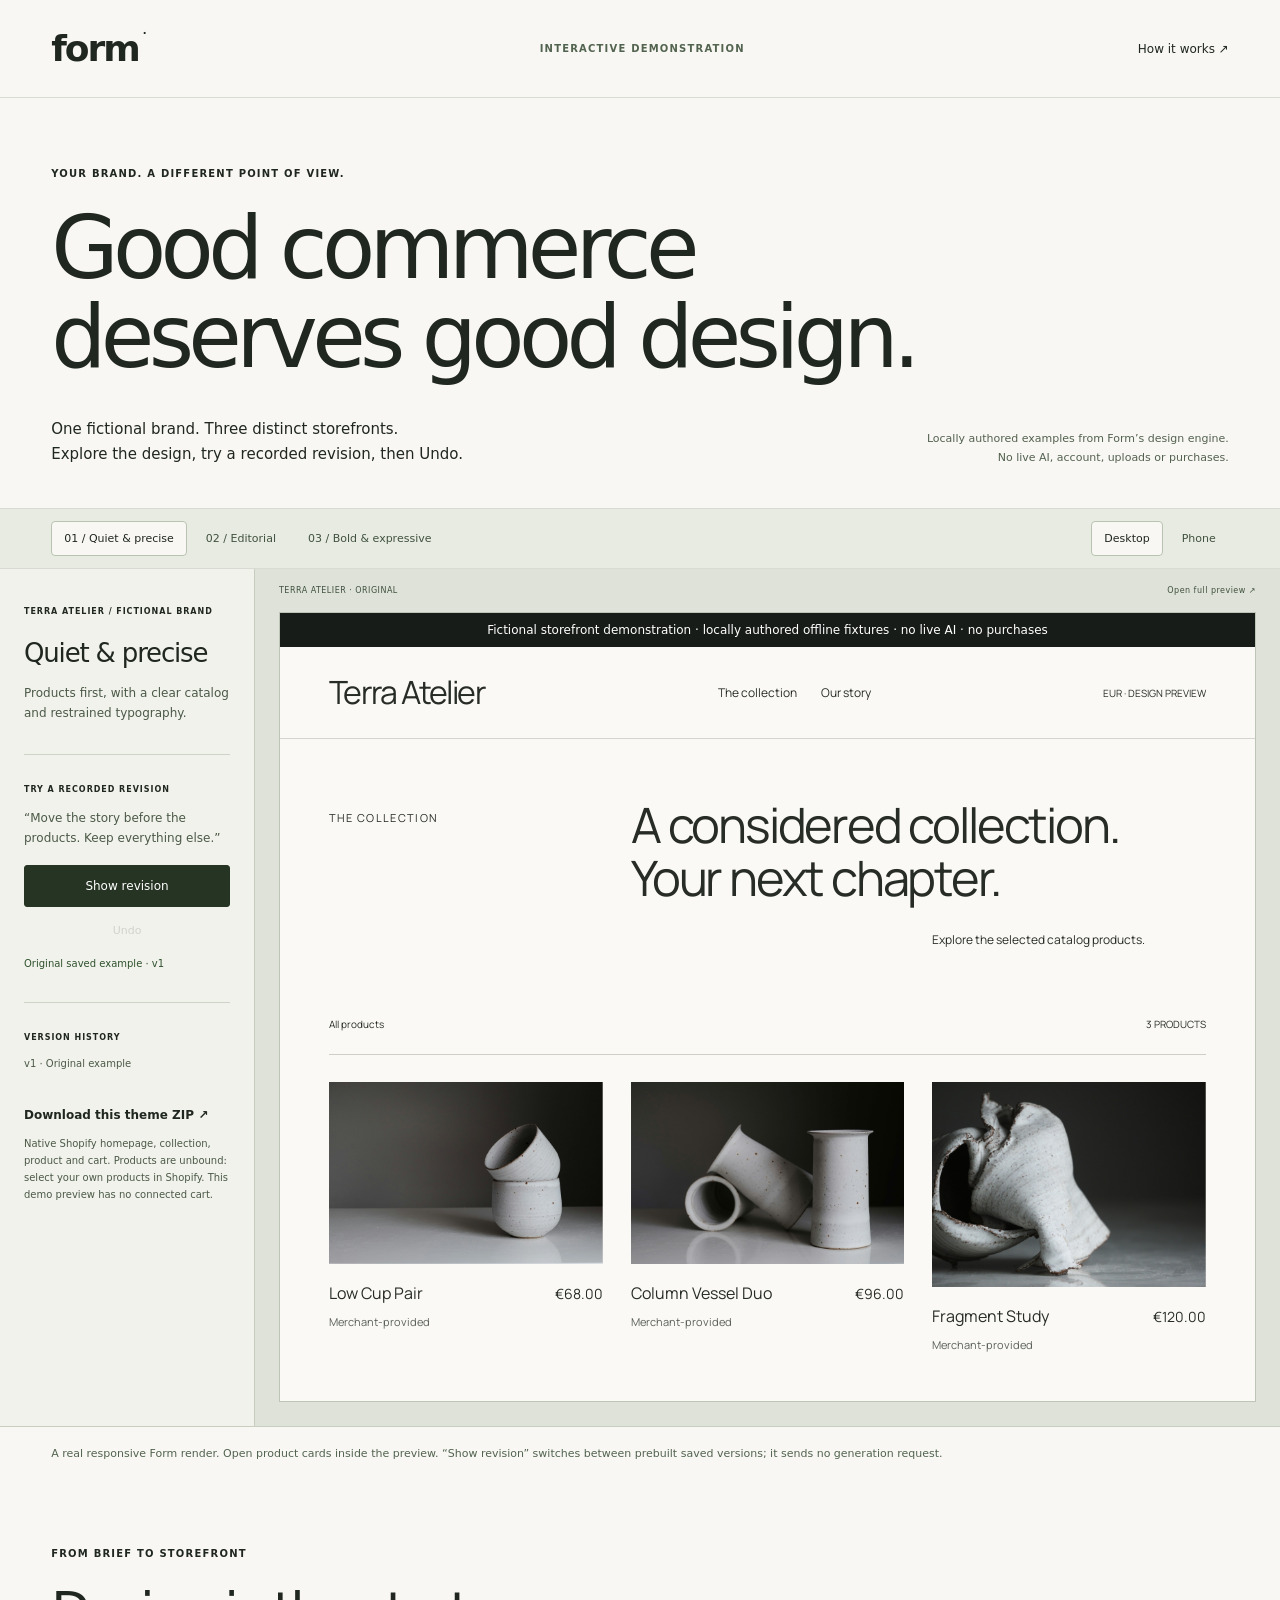
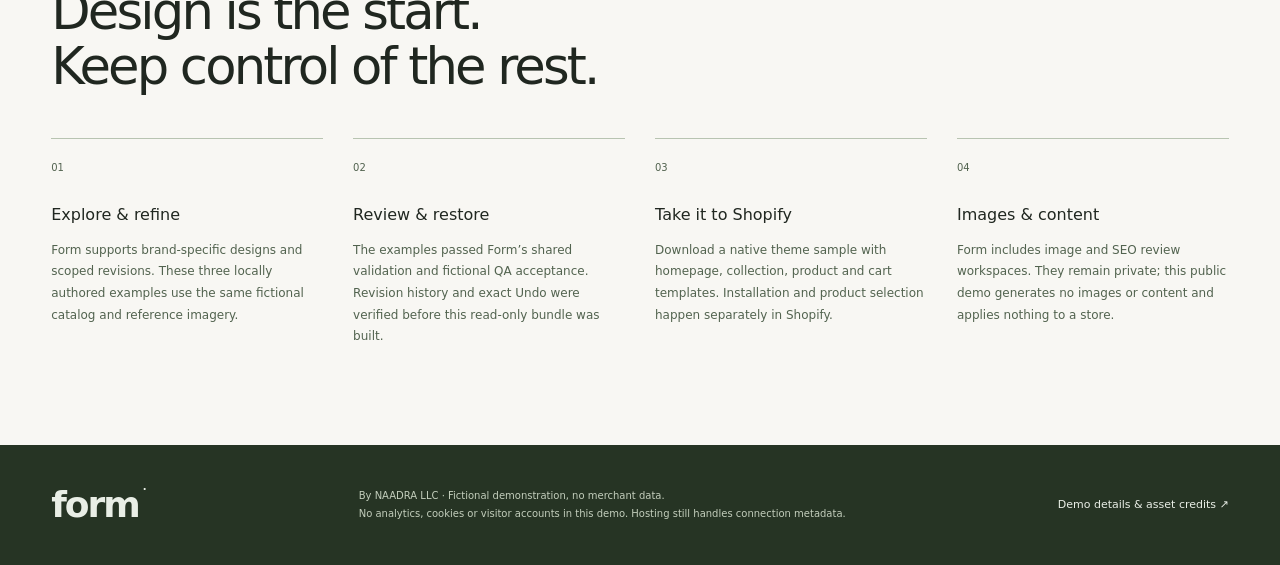
<file: index.html>
<!doctype html>
<html lang="en">
  <head>
    <meta charset="utf-8" /><meta http-equiv="Content-Security-Policy" content="default-src 'none'; script-src 'self'; style-src 'self' 'unsafe-inline'; img-src 'self' data:; font-src 'self' data:; frame-src 'self'; connect-src 'none'; form-action 'none'; base-uri 'none'; object-src 'none'"><meta name="referrer" content="no-referrer">
    <meta name="viewport" content="width=device-width,initial-scale=1" />
    <title>Form — A storefront with a point of view</title>
    <meta
      name="description"
      content="Explore three fictional storefronts built with Form's premium design engine. A free, read-only demonstration with no account or live AI requests."
    />
    <link rel="stylesheet" href="/demo.css" />
    <script src="/demo.js" defer></script>
  </head>
  <body>
    <a class="skip" href="#demo">Skip to storefront demo</a>
    <header>
      <a class="wordmark" href="/" aria-label="Form home">form<span>·</span></a
      ><span class="demo-label">INTERACTIVE DEMONSTRATION</span
      ><a class="text-link" href="#how">How it works ↗</a>
    </header>
    <main>
      <section class="intro">
        <p class="eyebrow">YOUR BRAND. A DIFFERENT POINT OF VIEW.</p>
        <h1>Good commerce<br />deserves good design.</h1>
        <div class="intro-bottom">
          <p>
            One fictional brand. Three distinct storefronts.<br />Explore the
            design, try a recorded revision, then Undo.
          </p>
          <p class="truth">
            Locally authored examples from Form’s design engine.<br />No live
            AI, account, uploads or purchases.
          </p>
        </div>
      </section>
      <section id="demo" aria-label="Interactive storefront demonstration">
        <div class="toolbar">
          <div class="directions" role="group" aria-label="Creative direction">
            <button data-direction="minimal" aria-pressed="true">
              01 / Quiet & precise</button
            ><button data-direction="editorial" aria-pressed="false">
              02 / Editorial</button
            ><button data-direction="bold" aria-pressed="false">
              03 / Bold & expressive
            </button>
          </div>
          <div class="devices" role="group" aria-label="Preview width">
            <button data-device="desktop" aria-pressed="true">Desktop</button
            ><button data-device="phone" aria-pressed="false">Phone</button>
          </div>
        </div>
        <div class="workspace">
          <aside class="review">
            <span class="eyebrow">TERRA ATELIER / FICTIONAL BRAND</span>
            <h2 id="direction-title">Quiet & precise</h2>
            <p id="direction-description">
              Products first, with a clear catalog and restrained typography.
            </p>
            <div class="revision">
              <span class="small-label">TRY A RECORDED REVISION</span>
              <p>“Move the story before the products. Keep everything else.”</p>
              <button class="primary" id="revise">Show revision</button
              ><button class="undo" id="undo" disabled>Undo</button>
              <p id="state" role="status" aria-live="polite">
                Original saved example · v1
              </p>
            </div>
            <div class="history">
              <span class="small-label">VERSION HISTORY</span>
              <ol id="history">
                <li>v1 · Original example</li>
              </ol>
            </div>
            <a id="download" class="download" href="/minimal.zip" download
              >Download this theme ZIP ↗</a
            >
            <p class="fine">
              Native Shopify homepage, collection, product and cart. Products
              are unbound: select your own products in Shopify. This demo
              preview has no connected cart.
            </p>
          </aside>
          <div class="preview-area">
            <div class="preview-top">
              <span id="preview-status">TERRA ATELIER · ORIGINAL</span
              ><a
                id="open-preview"
                href="/minimal.html"
                target="_blank"
                rel="noopener"
                >Open full preview ↗</a
              >
            </div>
            <div id="frame-wrap">
              <iframe
                id="storefront"
                src="/minimal.html"
                title="Fictional Terra Atelier storefront, original quiet direction"
                sandbox="allow-same-origin"
                loading="eager"
              ></iframe>
            </div>
          </div>
        </div>
        <p class="caption">
          A real responsive Form render. Open product cards inside the preview.
          “Show revision” switches between prebuilt saved versions; it sends no
          generation request.
        </p>
      </section>
      <section id="how" class="capabilities">
        <p class="eyebrow">FROM BRIEF TO STOREFRONT</p>
        <h2>Design is the start.<br />Keep control of the rest.</h2>
        <div class="feature-grid">
          <article>
            <span>01</span>
            <h3>Explore & refine</h3>
            <p>
              Form supports brand-specific designs and scoped revisions. These
              three locally authored examples use the same fictional catalog and
              reference imagery.
            </p>
          </article>
          <article>
            <span>02</span>
            <h3>Review & restore</h3>
            <p>
              The examples passed Form’s shared validation and fictional QA
              acceptance. Revision history and exact Undo were verified before
              this read-only bundle was built.
            </p>
          </article>
          <article>
            <span>03</span>
            <h3>Take it to Shopify</h3>
            <p>
              Download a native theme sample with homepage, collection, product
              and cart templates. Installation and product selection happen
              separately in Shopify.
            </p>
          </article>
          <article>
            <span>04</span>
            <h3>Images & content</h3>
            <p>
              Form includes image and SEO review workspaces. They remain
              private; this public demo generates no images or content and
              applies nothing to a store.
            </p>
          </article>
        </div>
      </section>
    </main>
    <footer>
      <a class="wordmark" href="/">form<span>·</span></a>
      <p>
        By NAADRA LLC · Fictional demonstration, no merchant data.<br />No
        analytics, cookies or visitor accounts in this demo. Hosting still
        handles connection metadata.
      </p>
      <a href="/credits.html">Demo details & asset credits ↗</a>
    </footer>
  </body>
</html>
</file>
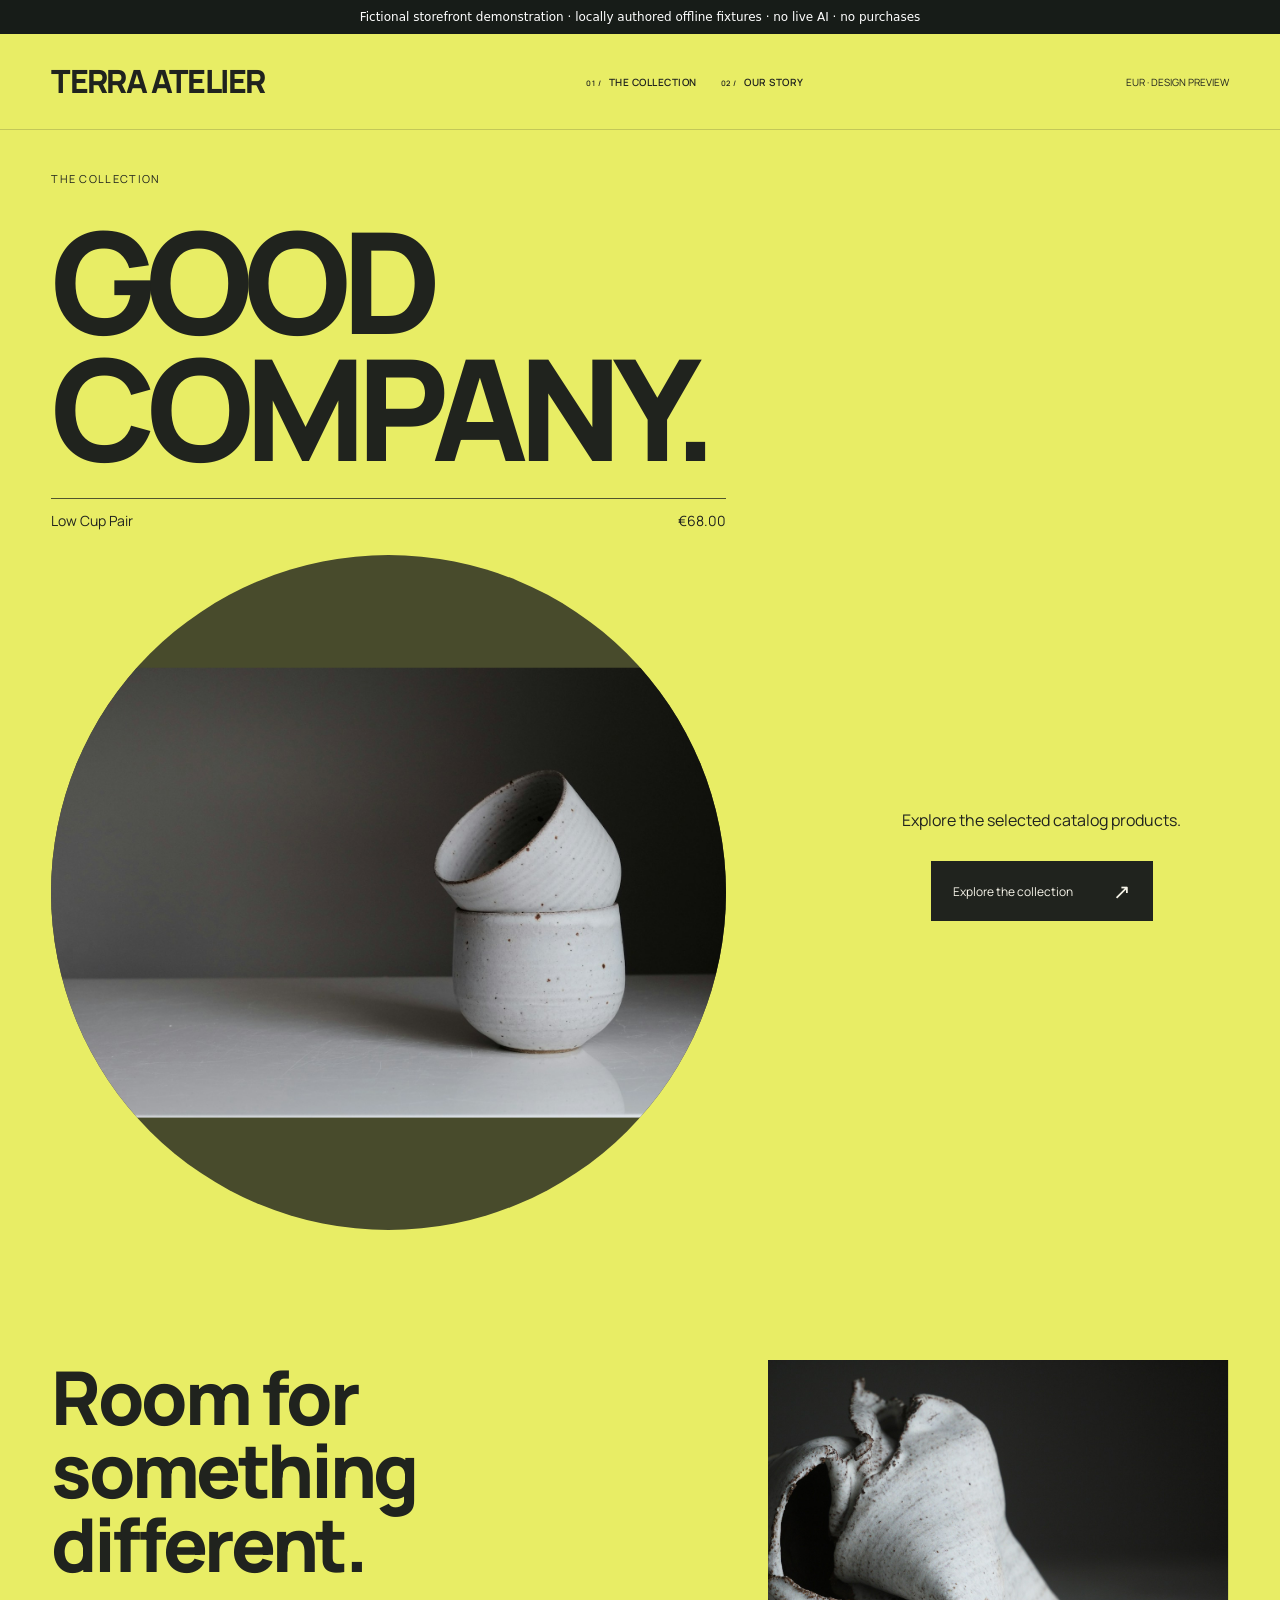
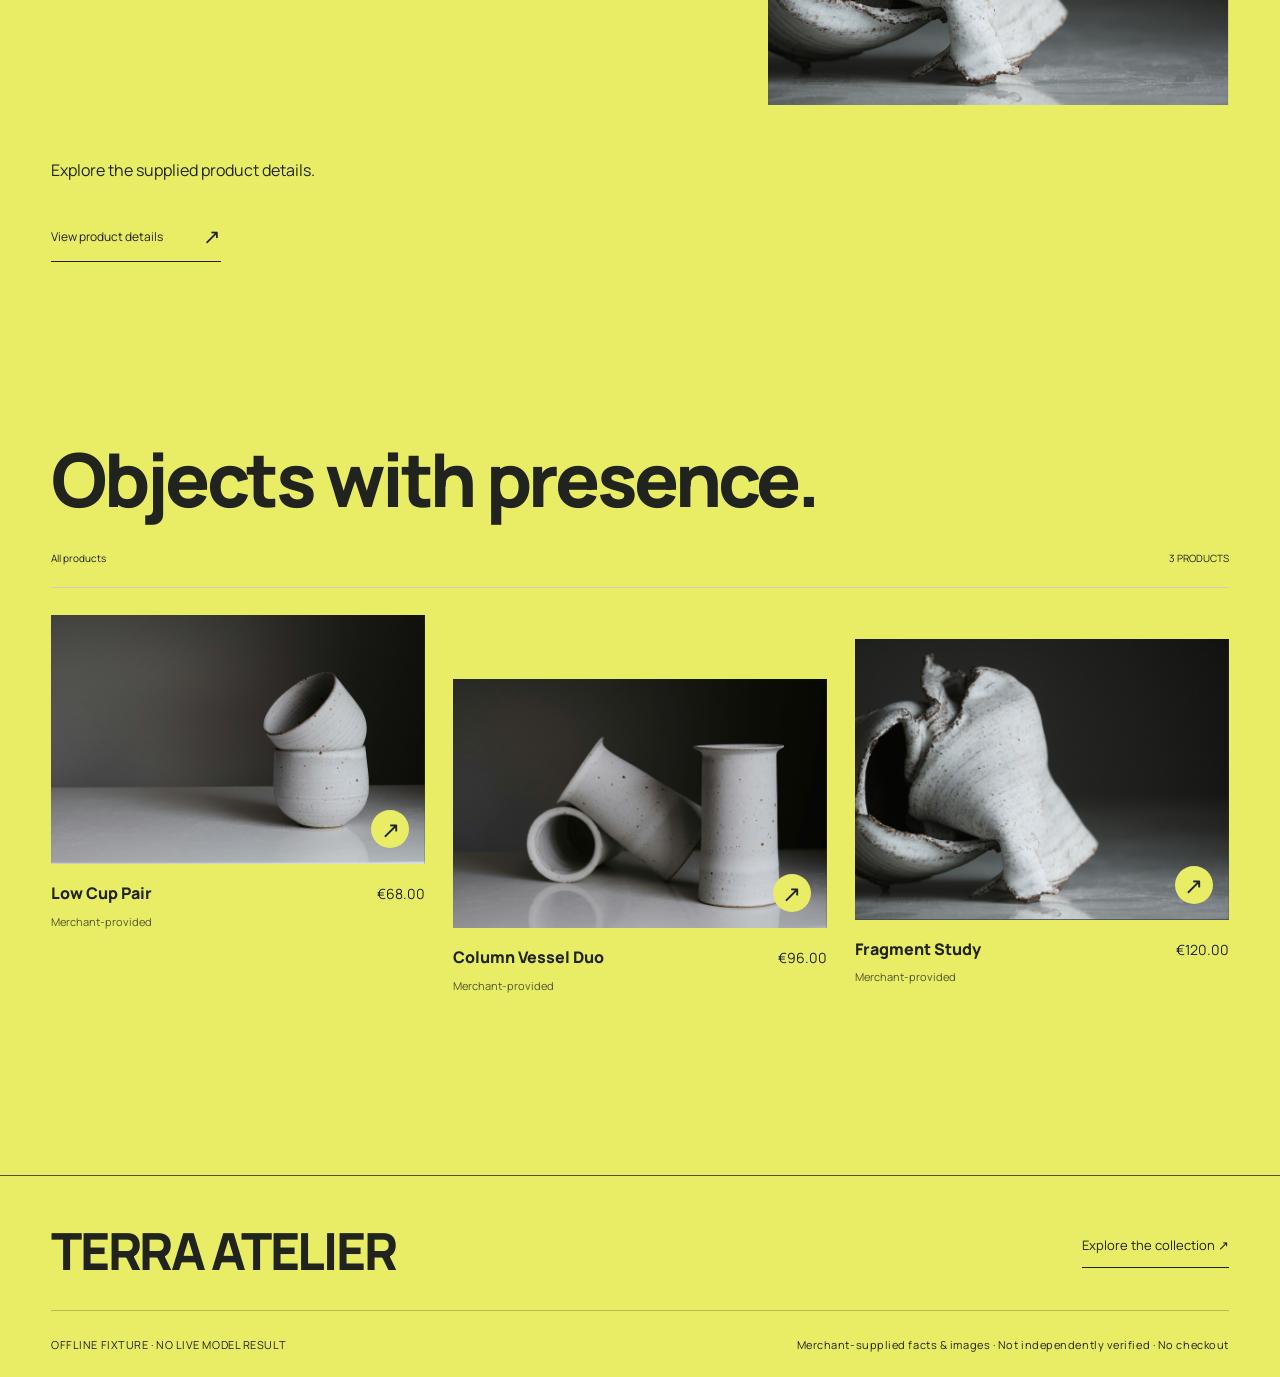
<file: bold-revision.html>
<!doctype html><html lang="en"><head><meta charset="utf-8"><meta http-equiv="Content-Security-Policy" content="default-src 'none'; script-src 'self'; style-src 'self' 'unsafe-inline'; img-src 'self' data:; font-src 'self' data:; frame-src 'self'; connect-src 'none'; form-action 'none'; base-uri 'none'; object-src 'none'"><meta name="referrer" content="no-referrer"><meta name="viewport" content="width=device-width,initial-scale=1"><title>Terra Atelier — storefront preview</title><style>@font-face {
  font-family: Manrope;
  src: url("/assets/849290ef12a2eeb9af5c11924120d11aa4ae8b435ed3347d7fc8bc240c293ca3.woff2") format("woff2");
  font-weight: 400;
  font-display: swap;
}
@font-face {
  font-family: Manrope;
  src: url("/assets/f7ac6258da20ab7541939b59851155753d1d24f1b30cbcb949077a3faa3d1593.woff2") format("woff2");
  font-weight: 600;
  font-display: swap;
}
@font-face {
  font-family: Manrope;
  src: url("/assets/74c161dbcbce7c3590803cc72dc1f63313c360e13367aba5075a7b7b3818ea49.woff2") format("woff2");
  font-weight: 800;
  font-display: swap;
}
@font-face {
  font-family: Cormorant;
  src: url("/assets/6d37a86241a25d63f8fe6018b4c083449886b7165c1acb15edd0f574f690ecf7.ttf") format("truetype");
  font-weight: 400;
  font-style: normal;
  font-display: swap;
}
@font-face {
  font-family: Cormorant;
  src: url("/assets/0b9a8a33cfaa624d30f70f9b6686da769b319b8c37a55af16e29fef690108bbf.ttf") format("truetype");
  font-weight: 400;
  font-style: italic;
  font-display: swap;
}
:root {
  font-family: Manrope, Arial, sans-serif;
  color: #292b25;
  background: #f5f1e9;
  font-synthesis: none;
  font-optical-sizing: auto;
}
* {
  box-sizing: border-box;
}
html {
  scroll-behavior: auto;
  scroll-padding-top: 150px;
}
body {
  margin: 0;
}
button,
input,
select {
  font: inherit;
  color: inherit;
}
button,
a,
select {
  -webkit-tap-highlight-color: transparent;
}
button {
  cursor: pointer;
}
button:disabled {
  cursor: not-allowed;
  opacity: 0.5;
}
a {
  color: inherit;
  text-decoration: none;
}
button {
  border: 0;
  background: none;
}
button,
a,
summary,
input,
select {
  outline-offset: 5px;
}
button:focus-visible,
a:focus-visible,
summary:focus-visible,
input:focus-visible,
select:focus-visible {
  outline: 2px solid currentColor;
}
img {
  display: block;
  max-width: 100%;
}
figure,
h1,
h2,
h3,
p {
  margin: 0;
}
h1,
h2,
h3 {
  font-weight: 400;
}
dialog {
  color: #282c27;
}
dialog::backdrop {
  background: #10181088;
  backdrop-filter: blur(4px);
}
.sr-only {
  position: absolute;
  width: 1px;
  height: 1px;
  overflow: hidden;
  clip: rect(0, 0, 0, 0);
  white-space: nowrap;
}
.skip-link {
  position: fixed;
  left: 15px;
  top: -100px;
  padding: 15px;
  background: white;
  z-index: 100;
}
.skip-link:focus {
  top: 10px;
}
.store {
  --lab-height: 40px;
  --gap-none: 0px;
  --gap-xs: 8px;
  --gap-sm: 16px;
  --gap-md: 28px;
  --gap-lg: 52px;
  --gap-xl: 96px;
  --page: 5.5vw;
  --section: 120px;
  background: var(--bg);
  color: var(--ink);
  min-height: 100vh;
}
.store p {
  line-height: 1.65;
}
.store button,
.store a,
.store select {
  touch-action: manipulation;
}
.lab-bar {
  height: 40px;
  position: sticky;
  top: 0;
  background: #202821;
  color: #f5f3e9;
  z-index: 40;
  display: flex;
  align-items: center;
  justify-content: space-between;
  gap: 15px;
  padding: 0 24px;
  font-size: 10px;
  letter-spacing: 0.03em;
}
.lab-mark {
  font-size: 14px;
  letter-spacing: -0.06em;
  font-weight: 800;
  white-space: nowrap;
}
.lab-mark span {
  font-size: 9px;
  font-weight: 400;
  letter-spacing: 0.09em;
  margin-left: 9px;
}
.lab-bar nav {
  display: flex;
  gap: 23px;
  align-items: center;
}
.lab-bar nav a {
  padding: 12px 0;
  opacity: 0.7;
}
.lab-bar nav a[aria-current="page"],
.lab-bar nav a:hover {
  opacity: 1;
  border-bottom: 1px solid #e3e9c7;
}
.lab-bar nav a span {
  margin-left: 5px;
}
.lab-disclosure {
  font-size: 9px;
  opacity: 0.85;
  white-space: nowrap;
}
.store-header {
  height: 96px;
  display: flex;
  align-items: center;
  justify-content: space-between;
  padding: 0 var(--page);
  border-bottom: 1px solid color-mix(in srgb, var(--ink) 18%, transparent);
  background: var(--bg);
  position: sticky;
  top: var(--lab-height);
  z-index: 20;
  gap: 24px;
}
.wordmark {
  font-family: Cormorant, Georgia, serif;
  font-size: 38px;
  line-height: 0.7;
  letter-spacing: -1.7px;
  display: flex;
  align-items: baseline;
  gap: 6px;
  position: relative;
}
.wordmark span {
  font-style: italic;
}
.wordmark i {
  font-style: normal;
  font-family: Manrope, sans-serif;
  font-size: 23px;
  margin-left: 12px;
  line-height: 1;
}
.store-nav {
  display: flex;
  gap: 38px;
  font-size: 12px;
}
.store-nav a {
  position: relative;
  padding: 15px 0;
}
.store-nav a:after {
  content: "";
  position: absolute;
  height: 1px;
  bottom: 9px;
  left: 0;
  right: 100%;
  background: currentColor;
  transition: right 0.2s;
}
.store-nav a:hover:after {
  right: 0;
}
.header-end {
  display: flex;
  align-items: center;
  gap: 32px;
  font-size: 12px;
}
.currency {
  font-size: 10px;
  letter-spacing: 0.1em;
}
.bag-button {
  padding: 13px 0;
}
.menu-toggle {
  display: none;
}
.embedded-prototype {
  --lab-height: 0px;
}
.spec-node {
  min-width: 0;
  grid-column: var(--d-col, auto) / span var(--d-span, 1);
  grid-row: var(--d-row, auto);
  align-self: var(--d-align, stretch);
}
.spec-grid {
  display: grid;
  grid-template-columns: repeat(var(--columns), minmax(0, 1fr));
}
.spec-stack {
  display: flex;
  flex-direction: column;
}
.gap-none {
  gap: var(--gap-none);
}
.gap-xs {
  gap: var(--gap-xs);
}
.gap-sm {
  gap: var(--gap-sm);
}
.gap-md {
  gap: var(--gap-md);
}
.gap-lg {
  gap: var(--gap-lg);
}
.gap-xl {
  gap: var(--gap-xl);
}
.pad-page {
  padding: 40px var(--page);
}
.pad-section {
  padding: var(--section) var(--page);
}
.text-display {
  font-family: var(--display);
  font-size: clamp(80px, 10.8vw, 166px);
  letter-spacing: -0.065em;
  line-height: 0.89;
  white-space: pre-line;
}
.text-headline {
  font-family: var(--display);
  font-size: clamp(56px, 6.4vw, 100px);
  letter-spacing: -0.045em;
  line-height: 0.99;
  white-space: pre-line;
}
.text-title {
  font-family: var(--display);
  font-size: clamp(38px, 4vw, 62px);
  letter-spacing: -0.045em;
  line-height: 1.08;
  white-space: pre-line;
}
.text-body {
  font-size: 16px;
  line-height: 1.8;
  max-width: 42ch;
}
.text-small {
  font-size: 10px;
  letter-spacing: 0.12em;
  line-height: 1.7;
  white-space: pre-line;
}
.tone-muted {
  color: var(--muted);
}
.tone-inverse {
  color: #f7f3e9;
}
.italic {
  font-style: italic;
}
.media {
  width: 100%;
  min-height: 0;
  overflow: hidden;
  position: relative;
  background: #4d504a;
}
.media img {
  height: 100%;
  width: 100%;
  object-fit: cover;
  transition: transform 0.7s cubic-bezier(0.2, 0.7, 0.2, 1);
}
.media-landscape {
  aspect-ratio: 1.6;
}
.media-portrait {
  aspect-ratio: 0.8;
}
.media-square {
  aspect-ratio: 1;
}
.media-hero {
  height: min(76vh, 800px);
  min-height: 650px;
}
.treatment-circle {
  border-radius: 50%;
}
.treatment-tilt {
  transform: rotate(-5deg);
}
.shop-link {
  display: inline-flex;
  align-items: center;
  justify-content: space-between;
  gap: 40px;
  min-height: 50px;
  font-size: 12px;
}
.shop-link span {
  font-size: 21px;
  transition: transform 0.2s;
}
.shop-link:hover span {
  transform: translate(3px, -3px);
}
.link-solid {
  background: var(--accent);
  color: var(--accent-text);
  padding: 16px 22px;
  min-width: 220px;
}
.link-text {
  border-bottom: 1px solid currentColor;
  padding: 9px 0;
}
.product-card {
  display: block;
  min-width: 0;
}
.product-card figure {
  position: relative;
  overflow: hidden;
  aspect-ratio: 4/5;
  background: #4a4d46;
}
.product-card img {
  width: 100%;
  height: 100%;
  object-fit: cover;
  object-position: 70% 50%;
  transition: transform 0.65s cubic-bezier(0.2, 0.7, 0.2, 1);
}
.product-card:hover img {
  transform: scale(1.035);
}
.card-number {
  position: absolute;
  left: 18px;
  top: 15px;
  font-size: 11px;
  color: #fff;
  letter-spacing: 0.1em;
  background: #2228;
  padding: 3px 6px;
}
.card-arrow {
  position: absolute;
  bottom: 16px;
  right: 16px;
  width: 38px;
  height: 38px;
  border-radius: 50%;
  display: grid;
  place-items: center;
  background: var(--bg);
  color: var(--ink);
  font-size: 23px;
  transition: transform 0.2s;
}
.product-card:hover .card-arrow {
  transform: rotate(45deg);
}
.card-info {
  display: flex;
  align-items: baseline;
  justify-content: space-between;
  gap: 14px;
  margin-top: 18px;
  font-size: 13px;
}
.card-info h3 {
  font-size: 15px;
  font-weight: 400;
}
.card-info span {
  white-space: nowrap;
}
.card-category {
  font-size: 11px;
  color: var(--muted);
  margin-top: 8px;
}
.product-list-grid {
  display: grid;
  gap: 30px;
}
.product-list.spread .product-list-grid {
  grid-template-columns: repeat(12, minmax(0, 1fr));
  gap: 40px;
}
.spread .product-card:nth-child(1) {
  grid-column: 1 / span 7;
}
.spread .product-card:nth-child(2) {
  grid-column: 9 / span 4;
  margin-top: 170px;
}
.spread .product-card:nth-child(3) {
  grid-column: 4 / span 6;
  margin-top: 60px;
}
.spread .product-card:nth-child(1) figure {
  aspect-ratio: 1.25;
}
.spread .product-card:nth-child(3) figure {
  aspect-ratio: 1.5;
}
.shelf .product-list-grid {
  grid-template-columns: repeat(3, minmax(0, 1fr));
  gap: 28px;
  padding-bottom: 90px;
}
.shelf .product-card:nth-child(2) {
  transform: translateY(75px);
}
.shelf .product-card:nth-child(3) {
  transform: translateY(25px);
}
.directory .product-list-grid {
  grid-template-columns: repeat(3, minmax(0, 1fr));
  gap: 28px;
}
.directory .product-card figure {
  aspect-ratio: 1;
  background: #e4e3dd;
}
.directory .product-card img {
  object-fit: contain;
}
.directory .card-arrow {
  display: none;
}
.directory .card-number {
  left: 12px;
  top: 12px;
  font-size: 9px;
}
.directory .card-info h3 {
  font-size: 13px;
}
.catalog-filter {
  display: flex;
  justify-content: space-between;
  align-items: center;
  margin-bottom: 27px;
  padding-bottom: 15px;
  border-bottom: 1px solid #ced0c6;
  font-size: 10px;
}
.catalog-filter > div {
  display: flex;
  gap: 25px;
}
.catalog-filter button {
  padding: 10px 0;
  color: var(--muted);
  border-bottom: 1px solid transparent;
  font-size: 11px;
}
.catalog-filter button[aria-pressed="true"] {
  color: var(--ink);
  border-color: var(--ink);
}
.direction-editorial [data-node="lux-hero"] {
  position: relative;
  gap: 0;
}
.direction-editorial [data-node="lux-immersive"] {
  position: relative;
}
.direction-editorial [data-node="lux-immersive"]:after {
  content: "";
  position: absolute;
  inset: 0;
  background: linear-gradient(
    90deg,
    #101711b3 0%,
    #101711b3 58%,
    #1017110d 100%
  );
}
.direction-editorial [data-node="lux-overlay"] {
  position: relative;
  z-index: 2;
  padding: 55px 0;
  gap: 26px;
}
.direction-editorial [data-node="lux-title"] {
  font-size: clamp(100px, 11.4vw, 174px);
  letter-spacing: -0.057em;
}
.direction-editorial [data-node="lux-subtitle"] {
  font-size: 15px;
}
.direction-editorial [data-node="lux-shop"] .shop-link {
  background: #f5f1e9;
  color: #292b25;
  max-width: 250px;
  margin-top: 8px;
}
.direction-editorial [data-node="lux-caption"] {
  z-index: 2;
  font-size: 9px;
  margin: 0 25px 32px 0;
  letter-spacing: 0.07em;
}
.direction-editorial [data-node="lux-story"] {
  row-gap: 72px;
}
.direction-editorial [data-node="lux-story-index"] {
  padding-top: 14px;
}
.direction-editorial [data-node="lux-inset"] {
  max-height: 500px;
}
.direction-editorial [data-node="lux-story-copy"] {
  gap: 30px;
}
.direction-editorial [data-node="lux-collection"] {
  padding-top: 25px;
}
.direction-editorial [data-node="lux-collection-title"] {
  max-width: 850px;
  margin-bottom: 20px;
}
.direction-editorial .card-info h3 {
  font-family: Cormorant, Georgia, serif;
  font-size: 26px;
}
.direction-editorial .card-info > span {
  font-size: 13px;
}
.spacing-graphic {
  --section: 90px;
  --page: 4vw;
}
.direction-bold .wordmark {
  font-family: Manrope, sans-serif;
  font-size: 25px;
  font-weight: 800;
  letter-spacing: -1.6px;
  text-transform: uppercase;
  line-height: 1;
}
.direction-bold .wordmark span {
  font-style: normal;
}
.direction-bold .wordmark i {
  font-size: 29px;
  margin-left: 8px;
}
.direction-bold .store-header {
  height: 88px;
  border-color: var(--ink);
}
.direction-bold .text-display,
.direction-bold .text-headline {
  font-weight: 800;
  text-transform: uppercase;
  letter-spacing: -0.075em;
  line-height: 0.88;
}
.direction-bold [data-node="bold-poster"] {
  padding-top: 35px;
  padding-bottom: 70px;
  row-gap: 30px;
}
.direction-bold [data-node="bold-title"] {
  font-size: clamp(110px, 16vw, 240px);
  position: relative;
  z-index: 2;
}
.direction-bold [data-node="bold-circle"] {
  align-self: center;
  justify-self: center;
  width: 100%;
  max-width: 500px;
  transform: rotate(-6deg);
}
.direction-bold [data-node="bold-intro"] {
  align-self: center;
  gap: 22px;
  padding-right: 25px;
}
.direction-bold [data-node="bold-short"] {
  font-size: 20px;
  line-height: 1.5;
  max-width: 16ch;
}
.direction-bold [data-node="bold-footnote"] {
  font-size: 10px;
  white-space: pre-line;
  line-height: 2;
}
.direction-bold [data-node="bold-shop"] {
  background: #f2eee5;
}
.direction-bold [data-node="bold-shop-title"] {
  font-size: clamp(60px, 7vw, 110px);
  max-width: 800px;
}
.direction-bold .shelf .card-info h3 {
  font-size: 21px;
  font-weight: 800;
  letter-spacing: -0.05em;
}
.direction-bold .shelf .card-info > span {
  font-size: 17px;
}
.direction-bold .shelf .product-card:nth-child(1) figure {
  border-radius: 48% 48% 0 0;
}
.direction-bold .shelf .product-card:nth-child(3) figure {
  border-radius: 0 0 40% 40%;
}
.direction-bold [data-node="bold-story"] {
  border-top: 1px solid var(--ink);
}
.direction-bold [data-node="bold-story-title"] {
  font-size: clamp(50px, 6.5vw, 98px);
}
.direction-bold [data-node="bold-feature"] {
  grid-column: 5 / span 5;
  grid-row: 3;
}
.direction-bold .store-footer {
  background: #242820;
  color: #e8ed65;
}
.spacing-precise {
  --section: 85px;
  --page: 5vw;
}
.direction-minimal .store-header {
  height: 92px;
}
.direction-minimal .wordmark {
  font-size: 34px;
}
.direction-minimal .store-nav {
  gap: 28px;
}
.direction-minimal [data-node="min-intro"] {
  padding-top: 65px;
  padding-bottom: 50px;
  row-gap: 10px;
}
.direction-minimal [data-node="min-label"] {
  font-size: 9px;
  padding-top: 10px;
}
.direction-minimal [data-node="min-title"] {
  font-size: clamp(44px, 5vw, 74px);
  line-height: 1.08;
  letter-spacing: -0.06em;
  max-width: 800px;
}
.direction-minimal [data-node="min-intro-copy"] {
  font-size: 12px;
  line-height: 1.8;
  margin-top: 15px;
}
.direction-minimal [data-node="min-collection"] {
  padding-top: 0;
  padding-bottom: 65px;
}
.direction-minimal [data-node="min-story"] {
  border-top: 1px solid #d6d7cf;
  margin-top: 20px;
}
.direction-minimal [data-node="min-story-title"] {
  font-size: 44px;
  font-weight: 400;
}
.direction-minimal [data-node="min-story-body"] {
  font-size: 13px;
}
.direction-minimal [data-node="min-story-copy"] {
  gap: 24px;
}
.breadcrumb {
  font-size: 10px;
  display: flex;
  gap: 12px;
  padding: 25px var(--page);
  color: var(--muted);
}
.breadcrumb a {
  border-bottom: 1px solid currentColor;
}
.gallery figure {
  overflow: hidden;
  position: relative;
  background: #484b45;
}
.gallery img {
  height: 100%;
  width: 100%;
  object-fit: cover;
}
.gallery figcaption {
  font-size: 8px;
  letter-spacing: 0.1em;
  position: absolute;
  bottom: 16px;
  left: 18px;
  right: 18px;
  color: #fff;
  z-index: 2;
}
.gallery-stack {
  display: flex;
  flex-direction: column;
  gap: 32px;
}
.gallery-stack figure {
  aspect-ratio: 1.03;
}
.gallery-stack .gallery-detail {
  aspect-ratio: 1.25;
}
.gallery-detail img {
  transform: scale(1.55);
  object-position: 70% 40%;
}
.purchase {
  position: sticky;
  top: calc(var(--lab-height) + 135px);
  padding-bottom: 20px;
}
.purchase-top {
  display: flex;
  justify-content: space-between;
  gap: 12px;
  font-size: 8px;
  letter-spacing: 0.07em;
  line-height: 1.7;
  margin-bottom: 30px;
}
.purchase h1 {
  font-family: var(--display);
  font-size: 64px;
  line-height: 0.95;
  letter-spacing: -0.045em;
  margin-bottom: 20px;
}
.purchase-price {
  font-size: 20px;
  display: flex;
  align-items: baseline;
  gap: 20px;
  margin-bottom: 25px;
}
.purchase-price span {
  font-size: 9px;
  color: var(--muted);
}
.purchase-description {
  font-size: 13px;
  line-height: 1.9 !important;
  margin-bottom: 30px;
  max-width: 42ch;
}
.variant-label {
  font-size: 10px;
  display: block;
  margin-bottom: 10px;
}
.purchase select {
  height: 50px;
  border: 1px solid color-mix(in srgb, var(--ink) 50%, transparent);
  width: 100%;
  background: transparent;
  padding: 0 14px;
  border-radius: 0;
  font-size: 11px;
}
.purchase-actions {
  display: flex;
  gap: 10px;
  margin-top: 14px;
}
.quantity {
  border: 1px solid var(--ink);
  display: flex;
  align-items: center;
  height: 53px;
}
.quantity button {
  height: 100%;
  width: 32px;
  font-size: 17px;
}
.quantity output {
  font-size: 11px;
  min-width: 20px;
  text-align: center;
}
.add-button {
  background: var(--accent);
  color: var(--accent-text);
  padding: 15px 17px;
  display: flex;
  align-items: center;
  justify-content: space-between;
  gap: 18px;
  flex: 1;
  font-size: 11px;
  min-height: 53px;
  white-space: nowrap;
}
.availability {
  font-size: 9px;
  color: var(--muted);
  margin-top: 12px !important;
}
.product-details {
  border-top: 1px solid color-mix(in srgb, var(--ink) 20%, transparent);
  border-bottom: 1px solid color-mix(in srgb, var(--ink) 20%, transparent);
  margin-top: 30px;
  font-size: 11px;
}
.product-details summary {
  cursor: pointer;
  list-style: none;
  padding: 18px 0;
  display: flex;
  justify-content: space-between;
}
.product-details ul {
  padding-left: 16px;
  line-height: 2;
  margin-top: 0;
  margin-bottom: 25px;
  font-size: 11px;
}
.reference-note {
  font-size: 9px;
  line-height: 1.8 !important;
  color: var(--muted);
  margin-top: 22px !important;
  max-width: 48ch;
}
.direction-editorial [data-node="lux-product"] {
  padding-top: 15px;
  align-items: start;
  min-height: 1100px;
}
.purchase-editorial h1 {
  font-size: 78px;
  font-style: italic;
}
.purchase-editorial .purchase-top > span:last-child {
  display: none;
}
.direction-bold .breadcrumb {
  border-bottom: 1px solid var(--ink);
}
.direction-bold [data-node="bold-product"] {
  align-items: start;
}
.gallery-stage {
  background: #cbb4a8;
  padding: 45px;
}
.gallery-stage figure {
  aspect-ratio: 1;
  height: auto;
  transform: rotate(-3deg);
}
.gallery-stage figure img {
  object-position: 70% 50%;
  transition: transform 0.35s;
}
.gallery-stage .selected-detail img {
  transform: scale(1.45);
}
.gallery-switch {
  display: flex;
  justify-content: space-between;
  align-items: center;
  margin-top: 35px;
  font-size: 9px;
}
.gallery-switch button {
  width: 45px;
  height: 45px;
  border: 1px solid #333;
  border-radius: 50%;
  font-size: 20px;
}
.direction-bold [data-node="bold-purchase"] {
  padding: 50px 42px 40px;
}
.purchase-poster h1 {
  font-size: clamp(54px, 5.3vw, 85px);
  font-weight: 800;
  text-transform: uppercase;
  letter-spacing: -0.075em;
  max-width: 400px;
}
.purchase-poster .purchase-top {
  margin-bottom: 25px;
}
.purchase-poster .product-tabs {
  display: flex;
  gap: 24px;
  border-bottom: 1px solid var(--ink);
  margin-top: 30px;
}
.product-tabs button {
  font-size: 11px;
  padding: 15px 0;
  border-bottom: 2px solid transparent;
}
.product-tabs button[aria-selected="true"] {
  border-color: var(--ink);
  font-weight: 800;
}
.product-tab-panel {
  font-size: 12px;
  line-height: 1.8;
  min-height: 90px;
  padding-top: 20px;
}
.product-tab-panel ul {
  padding-left: 16px;
  margin: 0;
}
.gallery-filmstrip {
  display: grid;
  grid-template-columns: 70px minmax(0, 1fr);
  gap: 20px;
  align-items: start;
}
.gallery-filmstrip figure {
  aspect-ratio: 1;
  min-height: 470px;
  background: #e3e1da;
}
.gallery-filmstrip figure img {
  object-fit: contain;
}
.gallery-filmstrip figure.selected-detail img {
  object-fit: cover;
  transform: scale(1.4);
}
.gallery-filmstrip figcaption {
  color: #30332b;
  background: #f7f6efe6;
  padding: 7px;
  left: 10px;
  right: auto;
  bottom: 10px;
}
.gallery-thumbs {
  display: flex;
  flex-direction: column;
  gap: 12px;
}
.gallery-thumbs button {
  overflow: hidden;
  border: 1px solid transparent;
  padding: 3px;
  height: 75px;
  background: #e3e1da;
}
.gallery-thumbs button[aria-pressed="true"] {
  border-color: var(--ink);
}
.gallery-thumbs img {
  object-fit: cover;
  width: 62px;
  height: 67px;
}
.gallery-thumbs img.cropped {
  transform: scale(1.7);
}
.purchase-precise h1 {
  font-size: 39px;
  font-weight: 400;
  letter-spacing: -0.05em;
  line-height: 1.15;
}
.purchase-precise .purchase-top {
  font-size: 8px;
  margin-bottom: 24px;
}
.purchase-precise .purchase-top > span:last-child {
  display: none;
}
.purchase-precise .purchase-price {
  font-size: 19px;
  margin-bottom: 20px;
}
.purchase-precise .purchase-description {
  font-size: 12px;
  margin-bottom: 23px;
}
.purchase-precise .reference-note {
  font-size: 9px;
}
.direction-minimal [data-node="min-product"] {
  padding-top: 12px;
  padding-bottom: 100px;
}
.related {
  padding: 90px var(--page);
  border-top: 1px solid color-mix(in srgb, var(--ink) 20%, transparent);
}
.related h2 {
  font-family: var(--display);
  font-size: 50px;
  letter-spacing: -0.04em;
  margin: 18px 0 40px;
}
.related > div {
  display: grid;
  grid-template-columns: 1fr 1fr;
  gap: 35px;
  max-width: 850px;
}
.related figure {
  aspect-ratio: 1.4;
}
.store-footer {
  padding: 70px var(--page) 25px;
  background: #e8e5dc;
  display: grid;
  grid-template-columns: 2fr 1fr;
  gap: 70px 40px;
}
.footer-brand > span {
  font-family: Cormorant, Georgia, serif;
  font-size: clamp(62px, 9vw, 150px);
  letter-spacing: -0.07em;
  line-height: 1;
}
.footer-brand p {
  font-size: 12px;
  margin-top: 20px;
}
.store-footer > div:nth-child(2) {
  display: flex;
  flex-direction: column;
  align-items: flex-start;
  justify-content: center;
  gap: 24px;
  font-size: 11px;
}
.store-footer button {
  padding: 0;
  border-bottom: 1px solid currentColor;
  padding-bottom: 4px;
  font-size: 10px;
}
.footer-bottom {
  grid-column: 1/-1;
  border-top: 1px solid color-mix(in srgb, currentColor 25%, transparent);
  padding-top: 25px;
  display: flex;
  justify-content: space-between;
  gap: 20px;
  font-size: 8px;
  letter-spacing: 0.05em;
}
.bag {
  position: fixed;
  inset: 0 0 0 auto;
  margin: 0;
  height: 100dvh;
  max-height: none;
  max-width: none;
  width: min(520px, 100%);
  border: 0;
  padding: 30px;
  background: #f8f6ef;
  overflow: auto;
}
.bag-heading {
  display: flex;
  justify-content: space-between;
  align-items: center;
  gap: 20px;
  padding-bottom: 30px;
  border-bottom: 1px solid #d5d7cb;
}
.bag-heading h2 {
  font-family: Cormorant, serif;
  font-size: 40px;
  letter-spacing: -1px;
}
.bag-heading h2 span {
  font:
    12px Manrope,
    sans-serif;
}
.bag-heading button {
  width: 40px;
  height: 40px;
  font-size: 30px;
}
.bag-items {
  padding: 10px 0;
}
.bag-line {
  display: grid;
  grid-template-columns: 88px 1fr auto;
  gap: 15px;
  padding: 25px 0;
  border-bottom: 1px solid #d5d7cb;
}
.bag-line > img {
  width: 88px;
  height: 108px;
  object-fit: cover;
}
.bag-line a {
  font-size: 13px;
}
.bag-line p {
  font-size: 10px;
  color: #586052;
  margin: 10px 0 16px;
}
.bag-line > strong {
  font-size: 12px;
  font-weight: 400;
}
.line-quantity {
  display: flex;
  align-items: center;
  gap: 13px;
  font-size: 11px;
}
.line-quantity button {
  padding: 6px 2px;
  font-size: 14px;
}
.line-quantity .remove-line {
  margin-left: 8px;
  font-size: 9px;
  border-bottom: 1px solid currentColor;
}
.bag-total {
  display: flex;
  justify-content: space-between;
  padding: 25px 0;
  font-size: 18px;
}
.bag-total strong {
  font-weight: 400;
}
.bag-disclaimer {
  font-size: 11px;
  line-height: 1.8;
  color: #586052;
  margin-bottom: 25px;
}
.continue-button {
  background: #2b3228;
  color: #fff;
  min-height: 50px;
  padding: 15px 23px;
  width: 100%;
  font-size: 12px;
  text-align: left;
  display: block;
}
.bag-empty {
  padding: 70px 15px;
  text-align: center;
}
.empty-mark {
  font-size: 85px;
  color: #747d66;
}
.bag-empty h3 {
  font-family: Cormorant, serif;
  font-size: 38px;
  line-height: 1.1;
  margin: 25px 0;
}
.bag-empty p {
  font-size: 12px;
  margin-bottom: 40px;
}
.bag-empty .continue-button {
  text-align: center;
}
.spec-dialog {
  width: min(850px, 94vw);
  max-height: 90dvh;
  border: 0;
  padding: 48px;
  background: #f8f7ef;
  position: fixed;
}
.dialog-close {
  position: absolute;
  top: 15px;
  right: 20px;
  font-size: 30px;
}
.spec-dialog h2 {
  font-family: Cormorant, serif;
  font-size: 50px;
  margin: 15px 0;
}
.spec-dialog p {
  font-size: 13px;
  line-height: 1.8;
  max-width: 65ch;
  margin-bottom: 25px;
}
.spec-dialog pre {
  font: 11px/1.7 monospace;
  overflow: auto;
  padding: 25px;
  background: #e9ede3;
  margin-bottom: 0;
}
.motion-reveal {
  animation: reveal 0.6s ease both;
}
@keyframes reveal {
  from {
    opacity: 0;
    transform: translateY(10px);
  }
  to {
    opacity: 1;
    transform: none;
  }
}
.lab-home,
.benchmark {
  background: #f5f3eb;
  min-height: 100vh;
}
.lab-home > header {
  padding: 90px 6vw 70px;
  max-width: 1250px;
}
.lab-kicker {
  font-size: 10px;
  letter-spacing: 0.15em;
  color: #535d4d;
}
.lab-home h1,
.benchmark-heading h1 {
  font-size: clamp(58px, 6vw, 90px);
  font-weight: 400;
  letter-spacing: -0.065em;
  line-height: 1.02;
  margin: 25px 0;
}
.lab-home h1 em {
  font-family: Cormorant, serif;
  font-size: 1.25em;
  font-weight: 400;
  letter-spacing: -0.04em;
}
.lab-home > header p,
.benchmark-heading > p {
  max-width: 680px;
  font-size: 15px;
  line-height: 1.9;
  color: #5b6256;
}
.lab-primary {
  display: inline-block;
  margin-top: 30px;
  background: #273124;
  color: white;
  padding: 18px 25px;
  font-size: 12px;
}
.lab-directions {
  display: grid;
  grid-template-columns: repeat(3, minmax(0, 1fr));
  gap: 25px;
  padding: 0 6vw 90px;
}
.lab-direction {
  display: flex;
  flex-direction: column;
  padding: 18px;
  background: #e9e5d9;
}
.lab-direction img {
  width: 100%;
  aspect-ratio: 1.2;
  object-fit: cover;
  margin-bottom: 25px;
}
.lab-direction > span {
  font-size: 9px;
  letter-spacing: 0.08em;
}
.lab-direction h2 {
  font-family: Cormorant, serif;
  font-size: 43px;
  letter-spacing: -0.05em;
  line-height: 1.05;
  margin: 16px 0;
}
.lab-direction p {
  font-size: 10px;
  margin-top: auto;
  padding-top: 20px;
}
.lab-direction.bold {
  background: #e8ed65;
}
.lab-direction.bold h2 {
  font-family: Manrope, sans-serif;
  font-weight: 800;
  font-size: 37px;
}
.lab-direction.minimal {
  background: white;
}
.lab-direction.minimal h2 {
  font-family: Manrope, sans-serif;
  font-size: 32px;
}
.lab-home > section {
  padding: 75px 6vw;
  border-top: 1px solid #cbd0c1;
}
.lab-home > section h2 {
  font-size: 38px;
  letter-spacing: -0.04em;
  margin-bottom: 25px;
}
.lab-home > section > p {
  font-size: 13px;
  line-height: 1.9;
  max-width: 85ch;
  color: #555d4f;
}
.lab-facts {
  display: grid;
  grid-template-columns: repeat(3, 1fr);
  gap: 40px;
  margin: 45px 0;
}
.lab-facts p {
  font-size: 12px;
  line-height: 1.9;
}
.lab-fine {
  font-size: 10px !important;
}
.benchmark-heading {
  padding: 65px 4vw 45px;
}
.benchmark-heading h1 {
  font-size: 66px;
}
.benchmark-controls {
  display: flex;
  gap: 30px;
  margin-top: 35px;
}
.benchmark-controls > div {
  display: flex;
  border: 1px solid #a5ad99;
}
.benchmark-controls button {
  padding: 12px 18px;
  font-size: 11px;
}
.benchmark-controls button[aria-pressed="true"] {
  background: #253021;
  color: white;
}
.comparison-grid {
  display: grid;
  grid-template-columns: repeat(4, minmax(0, 1fr));
  gap: 22px;
  padding: 0 3vw 70px;
}
.comparison-label {
  display: flex;
  gap: 10px;
  align-items: center;
  padding-bottom: 15px;
}
.comparison-label > span {
  font-size: 9px;
  border: 1px solid #9ba58e;
  padding: 7px;
}
.comparison-label h2 {
  font-size: 13px;
  letter-spacing: -0.03em;
}
.comparison-window {
  height: 460px;
  overflow: hidden;
  background: white;
  border: 1px solid #d3d7c9;
}
.comparison-scaled {
  width: var(--frame-width);
  height: 1900px;
  transform-origin: top left;
  transform: scale(var(--frame-scale));
}
.comparison-scaled iframe {
  display: block;
  border: 0;
  width: 100%;
  height: 1900px;
}
.comparison-grid > article > p {
  font-size: 11px;
  line-height: 1.8;
  color: #5a6452;
  min-height: 65px;
  margin-top: 18px;
}
.comparison-grid > article > a {
  font-size: 10px;
  display: inline-block;
  border-bottom: 1px solid currentColor;
  padding-bottom: 6px;
  margin-top: 10px;
}
.baseline-note {
  padding: 28px;
  font-size: 12px;
  line-height: 1.8;
}
.baseline-note h3 {
  font-size: 24px;
  margin-bottom: 20px;
}
.benchmark-notes {
  padding: 60px 5vw;
  background: #e5eadb;
}
.benchmark-notes h2 {
  font-size: 34px;
  letter-spacing: -0.04em;
  margin-bottom: 30px;
}
.benchmark-notes > div {
  display: grid;
  grid-template-columns: repeat(3, 1fr);
  gap: 40px;
}
.benchmark-notes p {
  font-size: 12px;
  line-height: 1.9;
}
.benchmark-notes strong {
  display: block;
  font-size: 16px;
  margin-bottom: 10px;
}
.not-found {
  padding: 100px 8vw;
}
.not-found h1 {
  font-size: 54px;
  margin-bottom: 40px;
}
@media (min-width: 1700px) {
  .comparison-scaled {
    transform: scale(0.29);
  }
  .comparison-window {
    height: 550px;
  }
}
@media (max-width: 1100px) and (min-width: 701px) {
  .lab-disclosure {
    display: none;
  }
  .store-nav {
    gap: 20px;
  }
  .purchase h1 {
    font-size: 55px;
  }
  .purchase-poster h1 {
    font-size: 58px;
  }
  .direction-bold [data-node="bold-purchase"] {
    padding: 35px 25px;
  }
  .gallery-stage {
    padding: 25px;
  }
  .purchase-actions {
    flex-direction: column;
  }
  .quantity {
    justify-content: space-between;
    max-width: 125px;
  }
  .comparison-grid {
    grid-template-columns: repeat(2, 1fr);
  }
}
@media (max-width: 700px) {
  html {
    scroll-padding-top: 125px;
  }
  .store {
    --lab-height: 44px;
    --page: 22px;
    --section: 65px;
    --gap-lg: 30px;
    --gap-xl: 50px;
  }
  .lab-bar {
    height: 44px;
    padding: 0 13px;
    gap: 8px;
  }
  .lab-mark {
    font-size: 12px;
  }
  .lab-mark span,
  .lab-disclosure,
  .lab-bar nav a span {
    display: none;
  }
  .lab-bar nav {
    gap: 17px;
  }
  .lab-bar nav a {
    font-size: 10px;
  }
  .store-header,
  .direction-bold .store-header,
  .direction-minimal .store-header {
    height: 78px;
    gap: 12px;
  }
  .wordmark,
  .direction-minimal .wordmark {
    font-size: 31px;
    letter-spacing: -1.5px;
    gap: 3px;
  }
  .wordmark i {
    font-size: 18px;
    margin-left: 4px;
  }
  .direction-bold .wordmark {
    font-size: 19px;
    letter-spacing: -1.2px;
    gap: 3px;
  }
  .direction-bold .wordmark i {
    font-size: 21px;
  }
  .header-end {
    gap: 18px;
    font-size: 11px;
  }
  .currency {
    display: none;
  }
  .menu-toggle {
    display: block;
    font-size: 10px;
    padding: 12px 0;
  }
  .store-nav {
    display: none;
    position: absolute;
    top: 78px;
    left: 0;
    right: 0;
    background: var(--bg);
    padding: 25px 22px;
    border-bottom: 1px solid currentColor;
  }
  .store-nav.is-open {
    display: flex;
    flex-direction: column;
    gap: 5px;
  }
  .spec-node {
    grid-column: var(--m-col, auto) / span var(--m-span, 1);
    grid-row: var(--m-row, auto);
    align-self: var(--m-align, stretch);
  }
  .spec-grid {
    grid-template-columns: repeat(var(--phone-columns, 1), minmax(0, 1fr));
    gap: var(--phone-gap, var(--gap-md));
  }
  .pad-page {
    padding: 30px var(--page);
  }
  .pad-section {
    padding: var(--section) var(--page);
  }
  .text-display {
    font-size: 84px;
  }
  .text-headline {
    font-size: 54px;
  }
  .text-title {
    font-size: 39px;
  }
  .text-body {
    font-size: 14px;
  }
  .text-small {
    font-size: 8px;
    letter-spacing: 0.1em;
  }
  .media-hero {
    height: 630px;
    min-height: 0;
  }
  .media-portrait {
    aspect-ratio: 0.9;
  }
  .link-solid {
    min-width: 210px;
    padding: 16px 20px;
  }
  .shop-link {
    font-size: 11px;
  }
  .direction-editorial [data-node="lux-hero"] {
    gap: 0;
  }
  .direction-editorial [data-node="lux-immersive"] img {
    object-position: 70% center;
  }
  .direction-editorial [data-node="lux-immersive"]:after {
    background: linear-gradient(90deg, #101711cc, #101711aa);
  }
  .direction-editorial [data-node="lux-overlay"] {
    padding: 45px 25px;
    gap: 26px;
    width: 100%;
    align-self: start;
  }
  .direction-editorial [data-node="lux-title"] {
    font-size: 100px;
    letter-spacing: -0.06em;
    max-width: 340px;
  }
  .direction-editorial [data-node="lux-subtitle"] {
    font-size: 13px;
    max-width: 22ch;
  }
  .direction-editorial [data-node="lux-caption"] {
    background: #292e26;
    padding: 16px 22px;
    margin: 0;
    font-size: 8px;
    width: 100%;
  }
  .direction-editorial [data-node="lux-story"] {
    row-gap: 28px;
  }
  .direction-editorial [data-node="lux-story-title"] {
    font-size: 59px;
  }
  .direction-editorial [data-node="lux-inset"] {
    margin-top: 10px;
  }
  .direction-editorial [data-node="lux-story-copy"] {
    padding-top: 10px;
    gap: 20px;
  }
  .direction-editorial [data-node="lux-collection"] {
    padding-top: 15px;
  }
  .direction-editorial [data-node="lux-collection-title"] {
    font-size: 55px;
  }
  .product-list.spread .product-list-grid {
    grid-template-columns: repeat(2, minmax(0, 1fr));
    gap: 35px 14px;
  }
  .spread .product-card:nth-child(1) {
    grid-column: 1/-1;
  }
  .spread .product-card:nth-child(2) {
    grid-column: 1;
    transform: none;
    margin-top: 0;
  }
  .spread .product-card:nth-child(3) {
    grid-column: 2;
    transform: none;
    margin-top: 65px;
  }
  .spread .product-card:nth-child(2) figure,
  .spread .product-card:nth-child(3) figure {
    aspect-ratio: 0.75;
  }
  .direction-editorial .card-info h3 {
    font-size: 21px;
  }
  .direction-editorial .spread .product-card:not(:first-child) .card-info {
    display: block;
  }
  .direction-editorial
    .spread
    .product-card:not(:first-child)
    .card-info
    > span {
    display: block;
    margin-top: 8px;
    font-size: 11px;
  }
  .card-category {
    font-size: 9px;
  }
  .card-info {
    font-size: 12px;
    margin-top: 13px;
  }
  .card-info h3 {
    font-size: 12px;
  }
  .card-number {
    top: 10px;
    left: 10px;
    font-size: 8px;
  }
  .card-arrow {
    width: 32px;
    height: 32px;
    font-size: 20px;
    bottom: 12px;
    right: 12px;
  }
  .direction-bold [data-node="bold-poster"] {
    padding-top: 28px;
    padding-bottom: 45px;
    gap: 24px;
  }
  .direction-bold [data-node="bold-title"] {
    font-size: 18vw;
    line-height: 0.87;
    letter-spacing: -0.085em;
  }
  .direction-bold [data-node="bold-circle"] {
    grid-row: 3;
    width: 80%;
    max-width: 300px;
    margin: 8px auto;
  }
  .direction-bold [data-node="bold-intro"] {
    padding-right: 0;
    flex-direction: row;
    align-items: center;
    justify-content: space-between;
    gap: 20px;
  }
  .direction-bold [data-node="bold-short"] {
    font-size: 13px;
    max-width: 15ch;
  }
  .direction-bold [data-node="bold-main-link"] .shop-link {
    min-width: 155px;
    gap: 14px;
    padding: 14px;
    font-size: 10px;
  }
  .direction-bold [data-node="bold-footnote"] {
    font-size: 8px;
    text-align: right;
  }
  .direction-bold [data-node="bold-shop-title"] {
    font-size: clamp(40px, 13.4vw, 55px);
  }
  .shelf .product-list-grid {
    display: flex;
    gap: 20px;
    overflow-x: auto;
    padding: 5px 4px 15px;
    scroll-snap-type: x mandatory;
  }
  .shelf .product-card {
    min-width: 83%;
    scroll-snap-align: start;
  }
  .shelf .product-card:nth-child(2),
  .shelf .product-card:nth-child(3) {
    transform: none;
  }
  .direction-bold .shelf .card-info h3 {
    font-size: 19px;
  }
  .direction-bold [data-node="bold-story-title"] {
    font-size: 51px;
  }
  .direction-bold [data-node="bold-story-number"] {
    font-size: 32px;
  }
  .direction-bold [data-node="bold-feature"] {
    grid-column: 1;
    grid-row: auto;
  }
  .direction-minimal [data-node="min-intro"] {
    padding-top: 40px;
    padding-bottom: 30px;
    row-gap: 20px;
  }
  .direction-minimal [data-node="min-title"] {
    font-size: 42px;
  }
  .direction-minimal [data-node="min-intro-copy"] {
    font-size: 12px;
    margin-top: 0;
    max-width: 30ch;
  }
  .direction-minimal [data-node="min-collection"] {
    padding-bottom: 40px;
  }
  .directory .product-list-grid {
    grid-template-columns: repeat(2, minmax(0, 1fr));
    gap: 35px 15px;
  }
  .directory .product-card:first-child {
    grid-column: 1/-1;
  }
  .directory .product-card:first-child figure {
    aspect-ratio: 1.25;
  }
  .directory .product-card .card-info {
    display: block;
  }
  .directory .card-info > span {
    display: block;
    margin-top: 6px;
    font-size: 11px;
  }
  .directory .product-card .card-info h3 {
    font-size: 12px;
  }
  .catalog-filter {
    margin-bottom: 22px;
    font-size: 8px;
  }
  .catalog-filter > div {
    gap: 16px;
  }
  .catalog-filter button {
    font-size: 9px;
  }
  .direction-minimal [data-node="min-story"] {
    gap: 35px;
    margin-top: 0;
  }
  .direction-minimal [data-node="min-story-title"] {
    font-size: 39px;
  }
  .breadcrumb {
    padding: 20px var(--page);
    font-size: 9px;
  }
  .direction-editorial [data-node="lux-product"] {
    padding: 0;
    gap: 35px;
    min-height: 0;
  }
  .gallery-stack {
    gap: 12px;
  }
  .gallery-stack figure {
    aspect-ratio: 1.15;
  }
  .gallery-stack .gallery-detail {
    display: none;
  }
  .direction-editorial [data-node="lux-purchase"] {
    padding: 0 22px;
  }
  .purchase {
    position: static;
  }
  .purchase-top {
    font-size: 8px;
    gap: 10px;
    margin-bottom: 23px;
  }
  .purchase h1,
  .purchase-editorial h1 {
    font-size: 59px;
    max-width: 340px;
  }
  .purchase-price {
    font-size: 21px;
    margin-bottom: 23px;
  }
  .purchase-description {
    font-size: 13px;
    margin-bottom: 28px;
    max-width: 45ch;
  }
  .purchase-actions {
    gap: 10px;
  }
  .quantity button {
    width: 30px;
  }
  .quantity output {
    min-width: 20px;
  }
  .add-button {
    font-size: 11px;
    min-width: 0;
    padding: 15px;
  }
  .product-details {
    margin-top: 25px;
  }
  .reference-note {
    font-size: 9px;
    margin-top: 20px !important;
  }
  .direction-bold [data-node="bold-product"] {
    gap: 0;
  }
  .gallery-stage {
    padding: 28px 35px;
  }
  .gallery-stage figure {
    aspect-ratio: 1.15;
  }
  .gallery-switch {
    margin-top: 23px;
  }
  .gallery-switch button {
    width: 35px;
    height: 35px;
  }
  .direction-bold [data-node="bold-purchase"] {
    padding: 35px 22px 45px;
  }
  .purchase-poster h1 {
    font-size: 68px;
    max-width: 340px;
  }
  .gallery-filmstrip {
    grid-template-columns: 1fr;
    gap: 12px;
  }
  .gallery-filmstrip figure {
    grid-row: 1;
    min-height: 0;
    aspect-ratio: 1.15;
  }
  .gallery-thumbs {
    flex-direction: row;
    grid-row: 2;
  }
  .gallery-thumbs button {
    width: 61px;
    height: 58px;
  }
  .gallery-thumbs img {
    width: 100%;
    height: 50px;
  }
  .direction-minimal [data-node="min-product"] {
    padding-top: 0;
    padding-bottom: 60px;
    gap: 30px;
  }
  .purchase-precise h1 {
    font-size: 37px;
  }
  .purchase-precise .purchase-top {
    margin-bottom: 18px;
  }
  .related {
    padding: 65px 22px;
  }
  .related h2 {
    font-size: 38px;
    margin-bottom: 30px;
  }
  .related > div {
    gap: 18px;
  }
  .related figure {
    aspect-ratio: 0.9;
  }
  .related .card-info {
    display: block;
  }
  .related .card-info > span {
    display: block;
    margin-top: 8px;
    font-size: 11px;
  }
  .store-footer {
    padding: 50px 22px 25px;
    grid-template-columns: 1fr;
    gap: 35px;
  }
  .footer-brand > span {
    font-size: 65px;
  }
  .footer-brand p {
    font-size: 11px;
    margin-top: 16px;
  }
  .store-footer > div:nth-child(2) {
    gap: 20px;
  }
  .footer-bottom {
    flex-direction: column;
    gap: 12px;
    line-height: 1.8;
    font-size: 7px;
  }
  .bag {
    padding: 24px 20px;
  }
  .bag-heading {
    padding-bottom: 23px;
  }
  .bag-heading h2 {
    font-size: 35px;
  }
  .bag-line {
    grid-template-columns: 70px 1fr auto;
    gap: 12px;
  }
  .bag-line > img {
    width: 70px;
    height: 95px;
  }
  .bag-line a {
    font-size: 12px;
  }
  .bag-line p {
    font-size: 9px;
  }
  .line-quantity {
    gap: 10px;
  }
  .line-quantity .remove-line {
    font-size: 8px;
    margin-left: 0;
  }
  .bag-empty h3 {
    font-size: 35px;
  }
  .spec-dialog {
    padding: 45px 22px 25px;
  }
  .spec-dialog h2 {
    font-size: 39px;
  }
  .spec-dialog pre {
    padding: 15px;
    font-size: 9px;
  }
  .lab-home > header {
    padding: 55px 22px;
  }
  .lab-home h1 {
    font-size: 48px;
    letter-spacing: -0.06em;
  }
  .lab-home h1 em {
    font-size: 1.1em;
  }
  .lab-home > header p,
  .benchmark-heading > p {
    font-size: 13px;
  }
  .lab-directions {
    grid-template-columns: 1fr;
    padding: 0 22px 55px;
    gap: 25px;
  }
  .lab-direction h2 {
    font-size: 42px;
  }
  .lab-home > section {
    padding: 50px 22px;
  }
  .lab-home > section h2 {
    font-size: 30px;
  }
  .lab-facts {
    grid-template-columns: 1fr;
    gap: 25px;
  }
  .benchmark-heading {
    padding: 45px 22px 35px;
  }
  .benchmark-heading h1 {
    font-size: 45px;
  }
  .benchmark-controls {
    flex-direction: column;
    gap: 14px;
  }
  .benchmark-controls > div {
    align-self: flex-start;
  }
  .benchmark-controls button {
    padding: 12px 15px;
    font-size: 10px;
  }
  .comparison-grid {
    grid-template-columns: 1fr;
    padding: 0 22px 50px;
    gap: 45px;
  }
  .comparison-window {
    height: 440px;
  }
  .comparison-scaled {
    transform: scale(0.268);
  }
  .comparison-grid.phone .comparison-scaled {
    transform: scale(0.88);
  }
  .comparison-grid.phone .comparison-window {
    height: 650px;
  }
  .comparison-grid > article > p {
    min-height: 0;
  }
  .benchmark-notes {
    padding: 45px 22px;
  }
  .benchmark-notes h2 {
    font-size: 29px;
  }
  .benchmark-notes > div {
    grid-template-columns: 1fr;
    gap: 25px;
  }
}
@media (prefers-reduced-motion: reduce) {
  html {
    scroll-behavior: auto;
  }
  *,
  *:before,
  *:after {
    animation: none !important;
    transition: none !important;
    scroll-behavior: auto !important;
  }
  .product-card:hover img {
    transform: none;
  }
}

/* Small labels remain readable over variable photography. */
.card-number {
  background: #30382c;
  color: #fff;
}
.gallery figcaption {
  background: #293126;
  color: #fff;
  padding: 7px 9px;
  right: auto;
  max-width: calc(100% - 36px);
}
.direction-editorial [data-node="lux-caption"] {
  background: #293126;
  padding: 9px 12px;
  justify-self: end;
}
.comparison-window iframe {
  display: block;
  border: 0;
  max-width: none;
}
.comparison-grid.phone .comparison-window {
  height: auto;
}
.comparison-grid .comparison-window {
  min-height: 0;
}

@media (max-width: 700px) {
  .lab-mark span {
    display: inline;
    font-size: 7px;
    letter-spacing: 0.04em;
    margin-left: 5px;
  }
}
.gallery-stack figure:first-child img {
  object-position: 100% center;
}

@media (max-width: 700px) {
  .store.spacing-generous,
  .store.spacing-graphic,
  .store.spacing-precise {
    --section: 65px;
    --page: 22px;
  }
  .phone-pad-none {
    padding: 0;
  }
  .phone-pad-page {
    padding: 30px var(--page);
  }
  .phone-pad-section {
    padding: var(--section) var(--page);
  }
}

@media (min-width: 701px) {
  .store-header.nav-brand-center {
    display: grid;
    grid-template-columns: 1fr auto 1fr;
  }
  .nav-brand-center .wordmark {
    grid-column: 2;
    grid-row: 1;
    justify-self: center;
  }
  .nav-brand-center .store-nav {
    grid-column: 1;
    grid-row: 1;
  }
  .nav-brand-center .header-end {
    grid-column: 3;
    grid-row: 1;
    justify-self: end;
  }
  .nav-links-index .store-nav {
    font-weight: 600;
    text-transform: uppercase;
    letter-spacing: 0.05em;
    font-size: 10px;
  }
}

/* Copyright 2015 the Cormorant Project Authors (github.com/CatharsisFonts/Cormorant)

This Font Software is licensed under the SIL Open Font License, Version 1.1.
This license is copied below, and is also available with a FAQ at:
https://scripts.sil.org/OFL


-----------------------------------------------------------
SIL OPEN FONT LICENSE Version 1.1 - 26 February 2007
-----------------------------------------------------------

PREAMBLE
The goals of the Open Font License (OFL) are to stimulate worldwide
development of collaborative font projects, to support the font creation
efforts of academic and linguistic communities, and to provide a free and
open framework in which fonts may be shared and improved in partnership
with others.

The OFL allows the licensed fonts to be used, studied, modified and
redistributed freely as long as they are not sold by themselves. The
fonts, including any derivative works, can be bundled, embedded,
redistributed and/or sold with any software provided that any reserved
names are not used by derivative works. The fonts and derivatives,
however, cannot be released under any other type of license. The
requirement for fonts to remain under this license does not apply
to any document created using the fonts or their derivatives.

DEFINITIONS
"Font Software" refers to the set of files released by the Copyright
Holder(s) under this license and clearly marked as such. This may
include source files, build scripts and documentation.

"Reserved Font Name" refers to any names specified as such after the
copyright statement(s).

"Original Version" refers to the collection of Font Software components as
distributed by the Copyright Holder(s).

"Modified Version" refers to any derivative made by adding to, deleting,
or substituting -- in part or in whole -- any of the components of the
Original Version, by changing formats or by porting the Font Software to a
new environment.

"Author" refers to any designer, engineer, programmer, technical
writer or other person who contributed to the Font Software.

PERMISSION & CONDITIONS
Permission is hereby granted, free of charge, to any person obtaining
a copy of the Font Software, to use, study, copy, merge, embed, modify,
redistribute, and sell modified and unmodified copies of the Font
Software, subject to the following conditions:

1) Neither the Font Software nor any of its individual components,
in Original or Modified Versions, may be sold by itself.

2) Original or Modified Versions of the Font Software may be bundled,
redistributed and/or sold with any software, provided that each copy
contains the above copyright notice and this license. These can be
included either as stand-alone text files, human-readable headers or
in the appropriate machine-readable metadata fields within text or
binary files as long as those fields can be easily viewed by the user.

3) No Modified Version of the Font Software may use the Reserved Font
Name(s) unless explicit written permission is granted by the corresponding
Copyright Holder. This restriction only applies to the primary font name as
presented to the users.

4) The name(s) of the Copyright Holder(s) or the Author(s) of the Font
Software shall not be used to promote, endorse or advertise any
Modified Version, except to acknowledge the contribution(s) of the
Copyright Holder(s) and the Author(s) or with their explicit written
permission.

5) The Font Software, modified or unmodified, in part or in whole,
must be distributed entirely under this license, and must not be
distributed under any other license. The requirement for fonts to
remain under this license does not apply to any document created
using the Font Software.

TERMINATION
This license becomes null and void if any of the above conditions are
not met.

DISCLAIMER
THE FONT SOFTWARE IS PROVIDED "AS IS", WITHOUT WARRANTY OF ANY KIND,
EXPRESS OR IMPLIED, INCLUDING BUT NOT LIMITED TO ANY WARRANTIES OF
MERCHANTABILITY, FITNESS FOR A PARTICULAR PURPOSE AND NONINFRINGEMENT
OF COPYRIGHT, PATENT, TRADEMARK, OR OTHER RIGHT. IN NO EVENT SHALL THE
COPYRIGHT HOLDER BE LIABLE FOR ANY CLAIM, DAMAGES OR OTHER LIABILITY,
INCLUDING ANY GENERAL, SPECIAL, INDIRECT, INCIDENTAL, OR CONSEQUENTIAL
DAMAGES, WHETHER IN AN ACTION OF CONTRACT, TORT OR OTHERWISE, ARISING
FROM, OUT OF THE USE OR INABILITY TO USE THE FONT SOFTWARE OR FROM
OTHER DEALINGS IN THE FONT SOFTWARE.
 */
/* Copyright 2019 The Manrope Project Authors (https://github.com/sharanda/manrope)

This Font Software is licensed under the SIL Open Font License, Version 1.1.
This license is copied below, and is also available with a FAQ at:
http://scripts.sil.org/OFL


-----------------------------------------------------------
SIL OPEN FONT LICENSE Version 1.1 - 26 February 2007
-----------------------------------------------------------

PREAMBLE
The goals of the Open Font License (OFL) are to stimulate worldwide
development of collaborative font projects, to support the font creation
efforts of academic and linguistic communities, and to provide a free and
open framework in which fonts may be shared and improved in partnership
with others.

The OFL allows the licensed fonts to be used, studied, modified and
redistributed freely as long as they are not sold by themselves. The
fonts, including any derivative works, can be bundled, embedded,
redistributed and/or sold with any software provided that any reserved
names are not used by derivative works. The fonts and derivatives,
however, cannot be released under any other type of license. The
requirement for fonts to remain under this license does not apply
to any document created using the fonts or their derivatives.

DEFINITIONS
"Font Software" refers to the set of files released by the Copyright
Holder(s) under this license and clearly marked as such. This may
include source files, build scripts and documentation.

"Reserved Font Name" refers to any names specified as such after the
copyright statement(s).

"Original Version" refers to the collection of Font Software components as
distributed by the Copyright Holder(s).

"Modified Version" refers to any derivative made by adding to, deleting,
or substituting -- in part or in whole -- any of the components of the
Original Version, by changing formats or by porting the Font Software to a
new environment.

"Author" refers to any designer, engineer, programmer, technical
writer or other person who contributed to the Font Software.

PERMISSION & CONDITIONS
Permission is hereby granted, free of charge, to any person obtaining
a copy of the Font Software, to use, study, copy, merge, embed, modify,
redistribute, and sell modified and unmodified copies of the Font
Software, subject to the following conditions:

1) Neither the Font Software nor any of its individual components,
in Original or Modified Versions, may be sold by itself.

2) Original or Modified Versions of the Font Software may be bundled,
redistributed and/or sold with any software, provided that each copy
contains the above copyright notice and this license. These can be
included either as stand-alone text files, human-readable headers or
in the appropriate machine-readable metadata fields within text or
binary files as long as those fields can be easily viewed by the user.

3) No Modified Version of the Font Software may use the Reserved Font
Name(s) unless explicit written permission is granted by the corresponding
Copyright Holder. This restriction only applies to the primary font name as
presented to the users.

4) The name(s) of the Copyright Holder(s) or the Author(s) of the Font
Software shall not be used to promote, endorse or advertise any
Modified Version, except to acknowledge the contribution(s) of the
Copyright Holder(s) and the Author(s) or with their explicit written
permission.

5) The Font Software, modified or unmodified, in part or in whole,
must be distributed entirely under this license, and must not be
distributed under any other license. The requirement for fonts to
remain under this license does not apply to any document created
using the Font Software.

TERMINATION
This license becomes null and void if any of the above conditions are
not met.

DISCLAIMER
THE FONT SOFTWARE IS PROVIDED "AS IS", WITHOUT WARRANTY OF ANY KIND,
EXPRESS OR IMPLIED, INCLUDING BUT NOT LIMITED TO ANY WARRANTIES OF
MERCHANTABILITY, FITNESS FOR A PARTICULAR PURPOSE AND NONINFRINGEMENT
OF COPYRIGHT, PATENT, TRADEMARK, OR OTHER RIGHT. IN NO EVENT SHALL THE
COPYRIGHT HOLDER BE LIABLE FOR ANY CLAIM, DAMAGES OR OTHER LIABILITY,
INCLUDING ANY GENERAL, SPECIAL, INDIRECT, INCIDENTAL, OR CONSEQUENTIAL
DAMAGES, WHETHER IN AN ACTION OF CONTRACT, TORT OR OTHERWISE, ARISING
FROM, OUT OF THE USE OR INABILITY TO USE THE FONT SOFTWARE OR FROM
OTHER DEALINGS IN THE FONT SOFTWARE.
 *//* Only creative heading tokens: keep their direction-specific preferred sizes.
   Inline containment measures the grid/flex item, not the viewport. The child
   resolves cqi against it. Floors preserve hierarchy for pathological long words;
   emergency wrapping remains available there rather than overflowing/clipping. */
@supports (font-size: 1cqi) {
  .workflow-v2 .heading-fit {
    container-type: inline-size;
    inline-size: 100%;
    min-inline-size: 0;
  }
  .workflow-v2 .heading-fit > .heading-text {
    display: block;
    font-size: clamp(
      var(--heading-floor),
      min(1em, calc(100cqi / var(--heading-word-em))),
      1em
    );
    line-height: inherit;
    letter-spacing: var(--heading-tracking);
    overflow-wrap: anywhere;
  }
}
.workflow-v2.direction-editorial-v2 .nav-brand-center {
  display: grid;
  grid-template-columns: 1fr auto 1fr;
}
.workflow-v2.direction-editorial-v2 .nav-brand-center .wordmark {
  grid-column: 2;
  grid-row: 1;
  text-align: center;
}
.workflow-v2.direction-editorial-v2 .nav-brand-center .store-nav {
  grid-column: 1;
  grid-row: 1;
}
.workflow-v2.direction-editorial-v2 .nav-brand-center .header-end {
  grid-column: 3;
  grid-row: 1;
  justify-self: end;
}
.workflow-v2.direction-editorial-v2 .text-display {
  font-size: clamp(64px, 8.5vw, 140px);
  line-height: 0.94;
  white-space: pre-line;
}
.workflow-v2.direction-editorial-v2 .media-hero {
  height: auto;
  min-height: 0;
  aspect-ratio: 1.85;
}
.workflow-v2:is(.direction-editorial-v2, .composition-planned)
  .spread
  .product-card:nth-child(n + 4) {
  grid-column: auto / span 6;
  margin-top: 60px;
}
.workflow-v2:is(.direction-editorial-v2, .composition-planned) .gallery-stack {
  display: flex;
  flex-direction: column;
}
.workflow-v2:is(.direction-editorial-v2, .composition-planned)
  .gallery-stack
  figure {
  min-height: 0;
  aspect-ratio: 4/5;
}
.workflow-v2:is(.direction-editorial-v2, .composition-planned)
  .gallery-stack
  .gallery-views {
  order: 2;
}
.workflow-v2:is(.direction-editorial-v2, .composition-planned)
  .gallery-stack:has(input:checked)
  figure
  .catalog-photo {
  transform: scale(1.35);
}
.workflow-v2:is(.direction-editorial-v2, .composition-planned)
  .purchase-editorial
  h1 {
  font-family: var(--display);
  font-size: clamp(44px, 5.8vw, 84px);
  font-style: italic;
  line-height: 1;
}
.workflow-v2:is(.direction-editorial-v2, .composition-planned)
  .purchase-editorial {
  border-top: 1px solid var(--muted);
  padding-top: 28px;
}
.workflow-v2:is(.direction-editorial-v2, .composition-planned)
  .gallery-stack
  .form-native-media {
  margin-bottom: 28px;
}
@media (max-width: 700px) {
  .workflow-v2.direction-editorial-v2 .nav-brand-center {
    display: flex;
  }
  .workflow-v2.direction-editorial-v2 .nav-brand-center .wordmark {
    text-align: left;
  }
  .workflow-v2.direction-editorial-v2 .text-display {
    font-size: clamp(58px, 15vw, 96px);
  }
  .workflow-v2.direction-editorial-v2 .media-hero {
    aspect-ratio: 0.9;
    min-height: 0;
  }
  .workflow-v2:is(.direction-editorial-v2, .composition-planned)
    .spread
    .product-list-grid {
    grid-template-columns: repeat(2, minmax(0, 1fr));
    gap: 22px 16px;
  }
  .workflow-v2:is(.direction-editorial-v2, .composition-planned)
    .spread
    .product-card:nth-child(n) {
    grid-column: auto / span 1;
    margin-top: 0;
  }
  .workflow-v2:is(.direction-editorial-v2, .composition-planned)
    .spread
    .product-card:first-child {
    grid-column: 1 / -1;
  }
  .workflow-v2:is(.direction-editorial-v2, .composition-planned)
    .spread
    .product-card:nth-child(n)
    figure {
    aspect-ratio: 0.85;
  }
  .workflow-v2:is(.direction-editorial-v2, .composition-planned)
    .spread
    .product-card:first-child
    figure {
    aspect-ratio: 1.15;
  }
  .workflow-v2:is(.direction-editorial-v2, .composition-planned)
    .gallery-stack
    figure {
    aspect-ratio: 1;
  }
  .workflow-v2.direction-editorial-v2 .purchase {
    position: static;
  }
}

.workflow-v2.direction-editorial-v2 .card-info h3 {
  font-family: var(--display);
  font-size: 26px;
}
.workflow-v2.direction-editorial-v2 .card-info > span {
  font-size: 13px;
}
@media (max-width: 700px) {
  .workflow-v2.direction-editorial-v2 .card-info h3 {
    font-size: 21px;
  }
  .workflow-v2:is(.direction-editorial-v2, .composition-planned)
    .spread
    .product-card:not(:first-child)
    .card-info {
    display: block;
  }
  .workflow-v2:is(.direction-editorial-v2, .composition-planned)
    .spread
    .product-card:not(:first-child)
    .card-info
    > span {
    display: block;
    margin-top: 8px;
  }
}
/* Bounded workflow profile: capability classes, never model-chosen node IDs. */
.workflow-v2.direction-bold-v2 .wordmark {
  font-family: var(--display);
  font-weight: 800;
  text-transform: uppercase;
}
.workflow-v2.direction-bold-v2 .text-display {
  font-size: clamp(74px, 11vw, 175px);
  font-weight: 800;
  line-height: 0.9;
  white-space: pre-line;
  text-transform: uppercase;
}
.workflow-v2.direction-bold-v2 .text-headline {
  font-weight: 800;
  font-size: clamp(46px, 5.8vw, 90px);
}
.workflow-v2.direction-bold-v2 .nav-links-index .store-nav {
  counter-reset: navigation;
}
.workflow-v2.direction-bold-v2 .nav-links-index .store-nav a::before {
  counter-increment: navigation;
  content: "0" counter(navigation) " / ";
  font-size: 0.75em;
  margin-right: 5px;
}
.workflow-v2:is(.direction-bold-v2, .composition-planned) .treatment-circle {
  border-radius: 50%;
}
.workflow-v2:is(.direction-bold-v2, .composition-planned)
  .shelf
  .product-list-grid {
  display: grid;
  grid-template-columns: repeat(3, minmax(0, 1fr));
  gap: 50px 28px;
  align-items: start;
}
.workflow-v2:is(.direction-bold-v2, .composition-planned)
  .shelf
  .product-card:nth-child(n) {
  transform: none;
  margin-top: 0;
}
.workflow-v2:is(.direction-bold-v2, .composition-planned)
  .shelf
  .product-card:nth-child(3n + 2) {
  margin-top: 64px;
}
.workflow-v2:is(.direction-bold-v2, .composition-planned)
  .shelf
  .product-card:nth-child(3n + 3) {
  margin-top: 24px;
}
.workflow-v2.direction-bold-v2 .card-info h3 {
  font-family: var(--display);
  font-weight: 800;
  font-size: 24px;
}
.workflow-v2.direction-bold-v2 .card-info > span {
  font-size: 13px;
}
.workflow-v2:is(.direction-bold-v2, .composition-planned) .gallery-stage {
  background: var(--bg);
  border: 1px solid var(--muted);
  display: flex;
  flex-direction: column;
  padding: 30px;
  min-width: 0;
}
.workflow-v2:is(.direction-bold-v2, .composition-planned)
  .gallery-stage
  figure {
  aspect-ratio: 1;
  min-height: 0;
  transform: none;
  overflow: hidden;
}
.workflow-v2:is(.direction-bold-v2, .composition-planned)
  .gallery-stage
  .gallery-views {
  order: 2;
}
.workflow-v2:is(.direction-bold-v2, .composition-planned)
  .gallery-stage:has(input:checked)
  figure
  .catalog-photo {
  transform: scale(1.35);
}
.workflow-v2:is(.direction-bold-v2, .composition-planned) .purchase-poster {
  border-top: 3px solid var(--ink);
  padding-top: 24px;
}
.workflow-v2:is(.direction-bold-v2, .composition-planned) .purchase-poster h1 {
  font-family: var(--display);
  font-size: clamp(44px, 5.2vw, 80px);
  font-weight: 800;
  line-height: 0.98;
  text-transform: uppercase;
}
@media (max-width: 700px) {
  .workflow-v2.direction-bold-v2 .wordmark {
    flex-basis: 100%;
    max-width: 100%;
    font-size: 24px;
    overflow-wrap: anywhere;
  }
  .workflow-v2.direction-bold-v2 .text-display {
    font-size: clamp(54px, 12vw, 96px);
  }
  .workflow-v2.direction-bold-v2 .text-headline {
    font-size: clamp(40px, 10vw, 64px);
  }
  .workflow-v2:is(.direction-bold-v2, .composition-planned)
    .shelf
    .product-list-grid {
    grid-template-columns: 1fr;
    gap: 32px;
  }
  .workflow-v2:is(.direction-bold-v2, .composition-planned)
    .shelf
    .product-card:nth-child(n) {
    margin: 0;
  }
  .workflow-v2:is(.direction-bold-v2, .composition-planned) .gallery-stage {
    padding: 16px;
  }
  .workflow-v2.direction-bold-v2 .purchase {
    position: static;
  }
  .workflow-v2:is(.direction-bold-v2, .composition-planned)
    .purchase-poster
    h1 {
    font-size: clamp(42px, 12vw, 64px);
  }
}

 .workflow-v2{--lab-height:0px}.workflow-v2 .wordmark{font-size:32px;line-height:1.05;letter-spacing:-.05em;max-width:min(40vw,300px);overflow-wrap:anywhere}.workflow-v2 .store-header{position:sticky;top:0}.workflow-v2 .catalog-photo{display:block;width:100%;height:100%}.workflow-v2 .media .catalog-photo{position:absolute;inset:0}.workflow-v2 .media{height:auto;align-self:start}.workflow-v2 .product-card figure .catalog-photo{position:absolute;inset:0}.workflow-v2 .product-card figure{isolation:isolate}.workflow-v2 .product-card figure:not(:has(svg)){display:grid;place-items:center}.workflow-v2 .catalog-filter{min-height:45px}.workflow-v2 h1,.workflow-v2 h2,.workflow-v2 h3{overflow-wrap:anywhere}.workflow-v2 .gallery-filmstrip figure{aspect-ratio:1;min-height:0}.workflow-v2 .gallery-filmstrip{grid-template-columns:1fr}.workflow-v2 .gallery-views{font-size:11px;display:flex;align-items:center;gap:10px;min-height:44px;order:2}.workflow-v2 .gallery-views input{width:20px;height:20px}.workflow-v2 .gallery-filmstrip:has(input:checked) figure .catalog-photo{transform:scale(1.35)}.workflow-v2 .gallery-filmstrip figure .catalog-photo{transition:transform .25s}.workflow-v2 .product-card .card-info{gap:14px}.workflow-v2 .photo-empty{display:grid;place-items:center;min-height:160px;width:100%;height:100%;background:#e4e3dd;color:#3f463c;font:12px Manrope,Arial,sans-serif;text-align:center;padding:20px}.workflow-v2 .store-nav{gap:24px}.workflow-v2 .header-end{font-size:10px}.workflow-v2 .store-footer{background:var(--bg);border-top:1px solid var(--muted)}.workflow-v2 .footer-brand>span{font-size:clamp(40px,6vw,90px);overflow-wrap:anywhere}.workflow-v2 .preview-only{font-size:10px;line-height:1.7;color:var(--muted);margin-top:15px}.workflow-v2 .v2-product-page{display:none}.workflow-v2 .v2-product-page:target{display:block}.workflow-v2 main:has(.v2-product-page:target)>.v2-home-page{display:none}.workflow-v2 .store-nav a{min-height:44px}.workflow-v2 .text-body{max-width:42ch}.workflow-v2 .gallery-detail-caption{color:var(--ink);background:var(--bg)}
 @media(max-width:700px){.workflow-v2 .store-nav{display:flex;gap:15px;position:static;padding:0;border:0;font-size:10px}.workflow-v2 .store-header{flex-wrap:wrap;height:auto;min-height:90px;padding-top:15px;padding-bottom:10px;gap:5px 15px}.workflow-v2 .wordmark{font-size:28px;max-width:48vw}.workflow-v2 .header-end{margin-left:auto}.workflow-v2 .store-nav{order:3;width:100%;justify-content:flex-start}.workflow-v2 .store-nav a{padding:10px 0}.workflow-v2 .purchase-actions{flex-direction:column}.workflow-v2 .purchase select{font-size:12px}.workflow-v2 .gallery-filmstrip figure{aspect-ratio:1.15}.workflow-v2 .footer-bottom{font-size:9px}.workflow-v2 .catalog-filter{font-size:10px}.workflow-v2 .reference-note{font-size:10px}.workflow-v2 .text-small{font-size:10px}}
 @media(prefers-reduced-motion:reduce){.workflow-v2 .catalog-photo{transition:none!important;transform:none!important}}
 .workflow-v2 .wordmark {
  font-family: var(--display);
}
.workflow-v2 .render-media {
  aspect-ratio: auto;
  height: auto;
  min-height: 0;
  overflow: visible;
  background: transparent;
  border-radius: 0;
}
.workflow-v2 .media-frame {
  position: relative;
  width: 100%;
  overflow: hidden;
  background: var(--bg);
  aspect-ratio: var(--frame-aspect, 1);
}
.workflow-v2 .media-frame.frame-source {
  height: auto;
  min-height: 0;
  aspect-ratio: var(--source-aspect, var(--frame-aspect, 1));
}
.workflow-v2 .render-media.treatment-circle .media-frame {
  aspect-ratio: 1;
  border-radius: 50%;
}
.workflow-v2 .media-frame > :is(img, svg) {
  position: absolute;
  inset: 0;
  width: 100%;
  height: 100%;
}
.workflow-v2 .render-media .media-product-caption {
  position: static;
  padding: 0;
  margin: 0 0 12px;
  background: transparent;
}
.workflow-v2 .media-product-info {
  display: flex;
  align-items: baseline;
  justify-content: space-between;
  gap: 16px;
  min-height: 44px;
  padding: 12px 0;
  border-top: 1px solid var(--muted);
  font-size: 14px;
  line-height: 1.4;
}
.workflow-v2 .media-product-info .product-price {
  white-space: nowrap;
}
.workflow-v2 .media-product-info .product-name {
  overflow-wrap: anywhere;
}
.workflow-v2 .product-card .card-info {
  flex-wrap: wrap;
  gap: 8px 16px;
}
.workflow-v2 .product-card .card-info h3 {
  font-size: 16px;
  line-height: 1.4;
}
.workflow-v2 .product-card .card-info > span {
  font-size: 14px;
}
.workflow-v2 .catalog-reference {
  border-top: 1px solid var(--muted);
  padding: 24px 0 0;
  max-width: 52ch;
}
.workflow-v2 .catalog-reference .reference-label {
  color: var(--muted);
  font-size: 11px;
  letter-spacing: 0.08em;
  text-transform: uppercase;
}
.workflow-v2 .catalog-reference h3 {
  font-family: var(--display);
  font-size: 24px;
  line-height: 1.2;
  letter-spacing: -0.025em;
  margin: 16px 0;
}
.workflow-v2 .catalog-reference .reference-description {
  font-size: 16px;
  line-height: 1.7;
}
.workflow-v2 .catalog-reference .reference-link {
  display: inline-flex;
  align-items: center;
  min-height: 44px;
  margin-top: 16px;
  border-bottom: 1px solid currentColor;
  font-size: 13px;
}
.workflow-v2 .render-collection .text-title {
  font-size: clamp(30px, 3.2vw, 46px);
}
.workflow-v2 .render-collection.gap-lg {
  gap: var(--gap-md);
}
.workflow-v2 .render-intro .spec-stack.gap-lg {
  gap: calc(var(--gap-lg) * 0.7);
}
.workflow-v2 .text-small {
  font-size: 11px;
  line-height: 1.7;
}
.workflow-v2 .store-footer {
  grid-template-columns: minmax(0, 1fr) auto;
  align-items: start;
  gap: 32px;
  padding: 48px var(--page) 24px;
}
.workflow-v2 .footer-brand > span {
  display: block;
  font-family: var(--display);
  font-size: clamp(32px, 4vw, 60px);
  letter-spacing: -0.045em;
  line-height: 1.05;
  overflow-wrap: anywhere;
}
.workflow-v2.direction-bold-v2 .footer-brand > span {
  font-weight: 800;
  text-transform: uppercase;
}
.workflow-v2 .footer-nav a {
  display: inline-flex;
  align-items: center;
  min-height: 44px;
  font-size: 13px;
  border-bottom: 1px solid currentColor;
}
.workflow-v2 .footer-bottom {
  font-size: 11px;
  line-height: 1.6;
}
@media (min-width: 701px) {
  .workflow-v2 .render-intro.pad-section {
    padding-block: calc(var(--section) * 0.7);
  }
  .workflow-v2 .render-intro + .render-collection.pad-section,
  .workflow-v2
    .shopify-section:has(> .render-intro)
    + .shopify-section
    > .render-collection.pad-section {
    padding-top: 24px;
  }
}
@media (max-width: 700px) {
  .workflow-v2 .media-product-info {
    font-size: 13px;
  }
  .workflow-v2 .render-intro + .render-collection.pad-section,
  .workflow-v2
    .shopify-section:has(> .render-intro)
    + .shopify-section
    > .render-collection.pad-section {
    padding-top: 24px;
  }
  .workflow-v2 .catalog-reference {
    padding-top: 20px;
  }
  .workflow-v2 .catalog-reference h3 {
    font-size: 20px;
  }
  .workflow-v2 .catalog-reference .reference-description {
    font-size: 14px;
  }
  .workflow-v2 .store-footer {
    grid-template-columns: 1fr;
    gap: 20px;
    padding-block: 32px 24px;
  }
  .workflow-v2 .footer-bottom {
    display: flex;
    flex-direction: column;
    gap: 8px;
  }
}

.workflow-v2 .gallery-provenance {
  font-size: 11px;
  line-height: 1.6;
  color: var(--muted);
  order: 3;
  margin-top: 12px;
}
.workflow-v2 .media-empty-note {
  font-size: 12px;
  line-height: 1.6;
  margin-top: 12px;
  color: var(--muted);
}
.workflow-v2 .render-collection.pad-section + .render-story.pad-section,
.workflow-v2
  .shopify-section:has(> .render-collection.pad-section)
  + .shopify-section
  > .render-story.pad-section {
  padding-top: 0;
}
.workflow-v2 .render-media.treatment-circle {
  border-radius: 0;
  overflow: visible;
}
.workflow-v2 .render-media.treatment-circle .media-frame {
  background: color-mix(in srgb, var(--ink) 80%, var(--bg));
}
</style></head><body data-design-engine="v2-bold"><aside style="padding:10px 18px;background:#171c18;color:white;font:12px system-ui;text-align:center">Fictional storefront demonstration · locally authored offline fixtures · no live AI · no purchases</aside><div class="store direction-bold-v2 spacing-graphic workflow-v2 " style="--bg:#e8ed65;--ink:#20231e;--muted:#51552d;--accent:#20231e;--accent-text:#f6f4e9;--display:Manrope,Arial,sans-serif;--lab-height:0px"><svg width="0" height="0" aria-hidden="true" style="position:absolute"><defs><symbol id="asset-d0589ce4-0aaf-4fc2-8e43-e3e6db5b8d0f" viewBox="0 0 1600 1067"><image href="/assets/4f9901694822fb78b0bf59d740805d7f49d7faa76c94e65dcf0eefd954b4bcbb.jpg" width="1600" height="1067"/></symbol><symbol id="asset-b901e60a-a557-4e19-8693-3f387f5223f7" viewBox="0 0 1600 1067"><image href="/assets/dd407974011f6c089f910dd0be4451bf5545d3ebb611127160ea915eca061bc0.jpg" width="1600" height="1067"/></symbol><symbol id="asset-3adf1518-ea8d-4bf1-91e2-126efa4ab2c3" viewBox="0 0 1600 1200"><image href="/assets/936f219f1f95b9264265a25fa2720ed0521d250e2272bf96b3d43c3d1746333b.jpg" width="1600" height="1200"/></symbol></defs></svg><template id="form-rendering-audit">{&quot;policyVersion&quot;:&quot;v2-visual-rendering-1&quot;,&quot;sectionRoles&quot;:{&quot;bc-intro&quot;:&quot;intro&quot;,&quot;bc-story&quot;:&quot;story&quot;,&quot;bc-collection&quot;:&quot;collection&quot;},&quot;media&quot;:{&quot;bc-poster-image&quot;:{&quot;mode&quot;:&quot;hero-product&quot;,&quot;productId&quot;:&quot;d0589ce4-0aaf-4fc2-8e43-e3e6db5b8d0f&quot;,&quot;sourceAspect&quot;:false},&quot;bc-inset&quot;:{&quot;mode&quot;:&quot;image&quot;,&quot;productId&quot;:&quot;3adf1518-ea8d-4bf1-91e2-126efa4ab2c3&quot;,&quot;sourceAspect&quot;:true}},&quot;consolidatedCaptions&quot;:{},&quot;audit&quot;:[{&quot;rule&quot;:&quot;hero-product&quot;,&quot;nodeId&quot;:&quot;bc-poster-image&quot;,&quot;reason&quot;:&quot;Expose the selected product title and price before its hero image.&quot;,&quot;source&quot;:&quot;selected-project catalog or approved content snapshot&quot;},{&quot;rule&quot;:&quot;source-aspect&quot;,&quot;nodeId&quot;:&quot;bc-inset&quot;,&quot;reason&quot;:&quot;Contain the complete supplied image at its own aspect ratio; no crop, stretch or invented angle.&quot;},{&quot;rule&quot;:&quot;rhythm-and-type&quot;,&quot;reason&quot;:&quot;Reduce adjacent introduction/catalog padding and introductory stack gaps; use the selected display font in the footer; keep readable labels and original section order.&quot;}]}</template><a class="skip-link" href="#main-content">Skip to content</a><header class="store-header nav-brand-start nav-links-index"><a class="wordmark" href="#home">Terra Atelier</a><nav class="store-nav" aria-label="Store navigation"><a href="#collection">The collection</a><a href="#story">Our story</a></nav><span class="header-end">EUR · DESIGN PREVIEW</span></header><main id="main-content" tabindex="-1"><article class="v2-product-page" id="product-d0589ce4-0aaf-4fc2-8e43-e3e6db5b8d0f"><div class="breadcrumb"><a href="#collection">All products</a><span>/</span><span>Low Cup Pair</span></div><section  class="spec-node spec-grid render-nested gap-lg pad-page " data-node="bc-product" style=";--columns:12;--phone-columns:1;--phone-gap:var(--gap-lg)"><div class="spec-node motion-none" data-node="bc-gallery" style="--d-col:1;--d-span:7;--d-row:1;--d-align:stretch"><div class="gallery gallery-stage"><label class="gallery-views"><input type="checkbox" aria-label="Show detail crop of the same product image"> Detail crop · same supplied image</label><figure class="source-frame" style="aspect-ratio:1600/1067"><svg class="catalog-photo" role="img" aria-label="Low Cup Pair — Merchant-supplied image · not independently verified" viewBox="0 0 1600 1067" preserveAspectRatio="xMidYMid meet"><use href="#asset-d0589ce4-0aaf-4fc2-8e43-e3e6db5b8d0f" width="1600" height="1067"/></svg></figure><p class="gallery-provenance">Merchant-supplied image · not independently verified</p></div></div><div class="spec-node motion-none" data-node="bc-purchase" style="--d-col:9;--d-span:4;--d-row:1;--d-align:stretch"><section class="purchase purchase-poster" aria-label="Product information"><p class="purchase-top">Terra Atelier / THE COLLECTION</p><h1>Low Cup Pair</h1><p class="purchase-price">€68.00<span>EUR · supplied preview price</span></p><p class="purchase-description">A pair of low, rounded ceramic cups with a pale speckled finish.</p><p class="reference-note">Merchant-provided; not independently verified. Availability, variants and shipping are not supplied.</p><p class="preview-only">Design preview only. Catalog references are not verified Shopify bindings. Shopping controls are not connected in this local preview. Native Shopify export is a separate saved-version download.</p><a class="shop-link link-text" href="#collection">Back to the collection <span aria-hidden="true">↗</span></a></section></div></section></article><article class="v2-product-page" id="product-b901e60a-a557-4e19-8693-3f387f5223f7"><div class="breadcrumb"><a href="#collection">All products</a><span>/</span><span>Column Vessel Duo</span></div><section  class="spec-node spec-grid render-nested gap-lg pad-page " data-node="bc-product" style=";--columns:12;--phone-columns:1;--phone-gap:var(--gap-lg)"><div class="spec-node motion-none" data-node="bc-gallery" style="--d-col:1;--d-span:7;--d-row:1;--d-align:stretch"><div class="gallery gallery-stage"><label class="gallery-views"><input type="checkbox" aria-label="Show detail crop of the same product image"> Detail crop · same supplied image</label><figure class="source-frame" style="aspect-ratio:1600/1067"><svg class="catalog-photo" role="img" aria-label="Column Vessel Duo — Merchant-supplied image · not independently verified" viewBox="0 0 1600 1067" preserveAspectRatio="xMidYMid meet"><use href="#asset-b901e60a-a557-4e19-8693-3f387f5223f7" width="1600" height="1067"/></svg></figure><p class="gallery-provenance">Merchant-supplied image · not independently verified</p></div></div><div class="spec-node motion-none" data-node="bc-purchase" style="--d-col:9;--d-span:4;--d-row:1;--d-align:stretch"><section class="purchase purchase-poster" aria-label="Product information"><p class="purchase-top">Terra Atelier / THE COLLECTION</p><h1>Column Vessel Duo</h1><p class="purchase-price">€96.00<span>EUR · supplied preview price</span></p><p class="purchase-description">Two cylindrical ceramic vessels with a pale speckled surface.</p><p class="reference-note">Merchant-provided; not independently verified. Availability, variants and shipping are not supplied.</p><p class="preview-only">Design preview only. Catalog references are not verified Shopify bindings. Shopping controls are not connected in this local preview. Native Shopify export is a separate saved-version download.</p><a class="shop-link link-text" href="#collection">Back to the collection <span aria-hidden="true">↗</span></a></section></div></section></article><article class="v2-product-page" id="product-3adf1518-ea8d-4bf1-91e2-126efa4ab2c3"><div class="breadcrumb"><a href="#collection">All products</a><span>/</span><span>Fragment Study</span></div><section  class="spec-node spec-grid render-nested gap-lg pad-page " data-node="bc-product" style=";--columns:12;--phone-columns:1;--phone-gap:var(--gap-lg)"><div class="spec-node motion-none" data-node="bc-gallery" style="--d-col:1;--d-span:7;--d-row:1;--d-align:stretch"><div class="gallery gallery-stage"><label class="gallery-views"><input type="checkbox" aria-label="Show detail crop of the same product image"> Detail crop · same supplied image</label><figure class="source-frame" style="aspect-ratio:1600/1200"><svg class="catalog-photo" role="img" aria-label="Fragment Study — Merchant-supplied image · not independently verified" viewBox="0 0 1600 1200" preserveAspectRatio="xMidYMid meet"><use href="#asset-3adf1518-ea8d-4bf1-91e2-126efa4ab2c3" width="1600" height="1200"/></svg></figure><p class="gallery-provenance">Merchant-supplied image · not independently verified</p></div></div><div class="spec-node motion-none" data-node="bc-purchase" style="--d-col:9;--d-span:4;--d-row:1;--d-align:stretch"><section class="purchase purchase-poster" aria-label="Product information"><p class="purchase-top">Terra Atelier / THE COLLECTION</p><h1>Fragment Study</h1><p class="purchase-price">€120.00<span>EUR · supplied preview price</span></p><p class="purchase-description">An open decorative ceramic sculpture. Not tableware in this fictional demonstration catalog.</p><p class="reference-note">Merchant-provided; not independently verified. Availability, variants and shipping are not supplied.</p><p class="preview-only">Design preview only. Catalog references are not verified Shopify bindings. Shopping controls are not connected in this local preview. Native Shopify export is a separate saved-version download.</p><a class="shop-link link-text" href="#collection">Back to the collection <span aria-hidden="true">↗</span></a></section></div></section></article><div class="v2-home-page" id="home"><section  class="spec-node spec-grid render-intro gap-md pad-page " data-node="bc-intro" style=";--columns:12;--phone-columns:1;--phone-gap:var(--gap-lg)"><p class="spec-node text-small tone-ink  " data-node="bc-label" style="--d-col:1;--d-span:4;--d-row:1;--d-align:stretch;">THE COLLECTION</p><h1 class="spec-node text-display tone-ink  heading-fit" data-node="bc-title" style="--d-col:1;--d-span:12;--d-row:2;--d-align:stretch;--heading-floor:32px;--heading-tracking:-0.065em"><span class="heading-text" style="--heading-word-em:5.056000">GOOD
COMPANY.</span></h1><figure class="spec-node media render-media treatment-circle" data-node="bc-poster-image" style="--d-col:1;--d-span:7;--d-row:3;--d-align:stretch;--frame-aspect:1;--source-aspect:1600/1067"><figcaption class="media-product-caption"><a class="media-product-info" href="#product-d0589ce4-0aaf-4fc2-8e43-e3e6db5b8d0f"><span class="product-name">Low Cup Pair</span><span class="product-price">€68.00</span></a></figcaption><div class="media-frame media-square "><svg class="catalog-photo" role="img" aria-label="Low Cup Pair — Merchant-supplied image · not independently verified" viewBox="0 0 1600 1067" preserveAspectRatio="xMidYMid meet"><use href="#asset-d0589ce4-0aaf-4fc2-8e43-e3e6db5b8d0f" width="1600" height="1067"/></svg></div></figure><section  class="spec-node spec-stack render-nested gap-md pad-none " data-node="bc-intro-copy" style="--d-col:9;--d-span:4;--d-row:3;--d-align:center;--columns:1;--phone-columns:1;--phone-gap:var(--gap-md)"><p class="spec-node text-body tone-ink  " data-node="bc-intro-text" style=";">Explore the selected catalog products.</p><div class="spec-node motion-none" data-node="bc-shop" style=""><a class="shop-link link-solid" href="#collection">Explore the collection <span aria-hidden="true">↗</span></a></div></section></section><section id="story" class="spec-node spec-grid render-story gap-lg pad-section " data-node="bc-story" style=";--columns:12;--phone-columns:1;--phone-gap:var(--gap-lg)"><h2 class="spec-node text-headline tone-ink  heading-fit" data-node="bc-story-title" style="--d-col:1;--d-span:6;--d-row:1;--d-align:stretch;--heading-floor:28px;--heading-tracking:-0.045em"><span class="heading-text" style="--heading-word-em:5.129000">Room for
something different.</span></h2><section  class="spec-node spec-stack render-nested gap-md pad-none " data-node="bc-story-copy" style="--d-col:1;--d-span:6;--d-row:2;--d-align:stretch;--columns:1;--phone-columns:1;--phone-gap:var(--gap-md)"><p class="spec-node text-body tone-ink  " data-node="bc-story-text" style=";">Explore the supplied product details.</p><div class="spec-node motion-none" data-node="bc-product-link" style=""><a class="shop-link link-text" href="#product-d0589ce4-0aaf-4fc2-8e43-e3e6db5b8d0f">View product details <span aria-hidden="true">↗</span></a></div></section><figure class="spec-node media render-media treatment-plain" data-node="bc-inset" style="--d-col:8;--d-span:5;--d-row:1;--d-align:stretch;--frame-aspect:1.6;--source-aspect:1600/1200"><div class="media-frame media-landscape frame-source"><svg class="catalog-photo" role="img" aria-label="Fragment Study — Merchant-supplied image · not independently verified" viewBox="0 0 1600 1200" preserveAspectRatio="xMidYMid meet"><use href="#asset-3adf1518-ea8d-4bf1-91e2-126efa4ab2c3" width="1600" height="1200"/></svg></div></figure></section><section  class="spec-node spec-stack render-collection gap-lg pad-section " data-node="bc-collection" style=";--columns:1;--phone-columns:1;--phone-gap:var(--gap-lg)"><h2 class="spec-node text-headline tone-ink  heading-fit" data-node="bc-collection-title" style=";--heading-floor:28px;--heading-tracking:-0.045em"><span class="heading-text" style="--heading-word-em:4.741000">Objects with presence.</span></h2><div class="spec-node motion-none" data-node="bc-products" style=""><section class="product-list shelf" id="collection" aria-label="The collection"><div class="catalog-filter"><span>All products</span><span>3 PRODUCTS</span></div><div class="product-list-grid"><a class="product-card" href="#product-d0589ce4-0aaf-4fc2-8e43-e3e6db5b8d0f"><figure class="source-frame" style="aspect-ratio:1600/1067"><svg class="catalog-photo" role="img" aria-label="Low Cup Pair — Merchant-supplied image · not independently verified" viewBox="0 0 1600 1067" preserveAspectRatio="xMidYMid meet"><use href="#asset-d0589ce4-0aaf-4fc2-8e43-e3e6db5b8d0f" width="1600" height="1067"/></svg><span class="card-arrow" aria-hidden="true">↗</span></figure><div class="card-info"><h3>Low Cup Pair</h3><span>€68.00</span></div><p class="card-category">Merchant-provided</p></a><a class="product-card" href="#product-b901e60a-a557-4e19-8693-3f387f5223f7"><figure class="source-frame" style="aspect-ratio:1600/1067"><svg class="catalog-photo" role="img" aria-label="Column Vessel Duo — Merchant-supplied image · not independently verified" viewBox="0 0 1600 1067" preserveAspectRatio="xMidYMid meet"><use href="#asset-b901e60a-a557-4e19-8693-3f387f5223f7" width="1600" height="1067"/></svg><span class="card-arrow" aria-hidden="true">↗</span></figure><div class="card-info"><h3>Column Vessel Duo</h3><span>€96.00</span></div><p class="card-category">Merchant-provided</p></a><a class="product-card" href="#product-3adf1518-ea8d-4bf1-91e2-126efa4ab2c3"><figure class="source-frame" style="aspect-ratio:1600/1200"><svg class="catalog-photo" role="img" aria-label="Fragment Study — Merchant-supplied image · not independently verified" viewBox="0 0 1600 1200" preserveAspectRatio="xMidYMid meet"><use href="#asset-3adf1518-ea8d-4bf1-91e2-126efa4ab2c3" width="1600" height="1200"/></svg><span class="card-arrow" aria-hidden="true">↗</span></figure><div class="card-info"><h3>Fragment Study</h3><span>€120.00</span></div><p class="card-category">Merchant-provided</p></a></div></section></div></section></div></main><footer class="store-footer"><div class="footer-brand"><span>Terra Atelier</span></div><div class="footer-nav"><a href="#collection">Explore the collection ↗</a></div><div class="footer-bottom"><span>OFFLINE FIXTURE · NO LIVE MODEL RESULT</span><span>Merchant-supplied facts & images · Not independently verified · No checkout</span></div></footer></div></body></html>
</file>
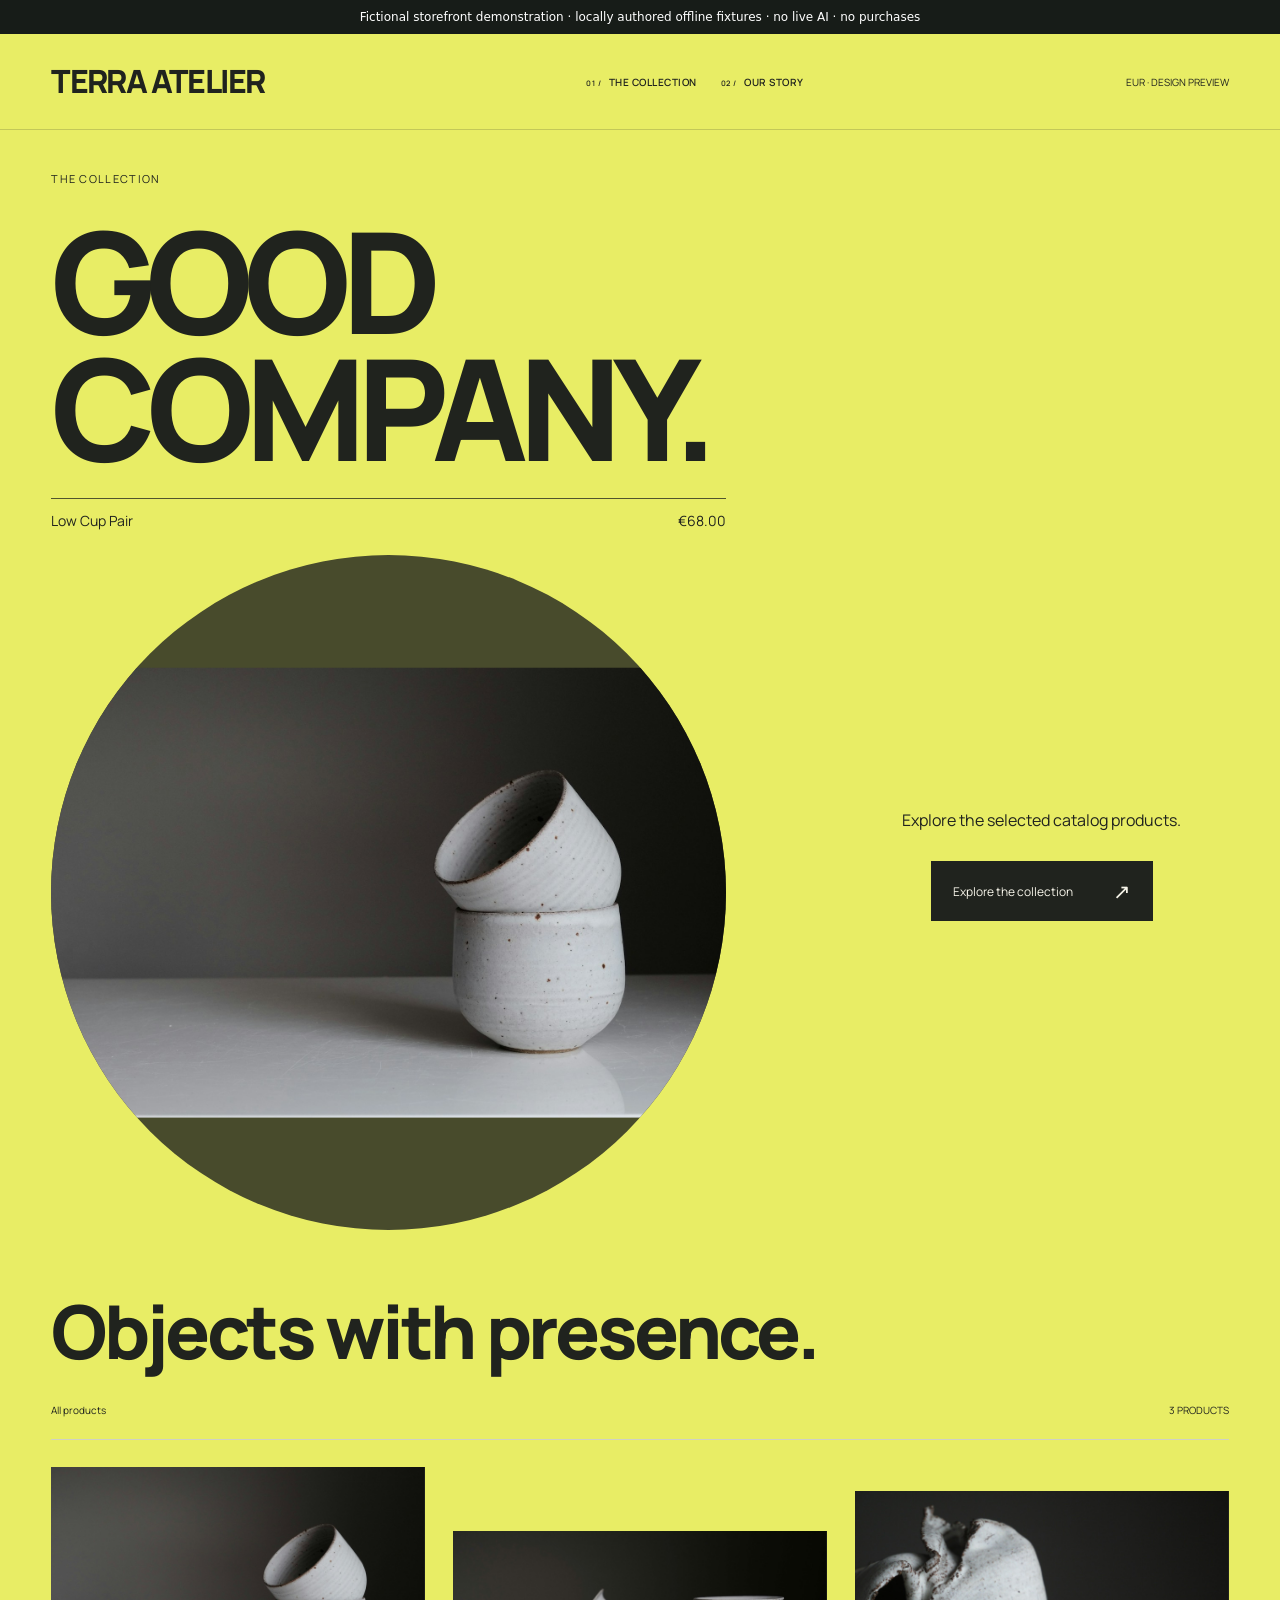
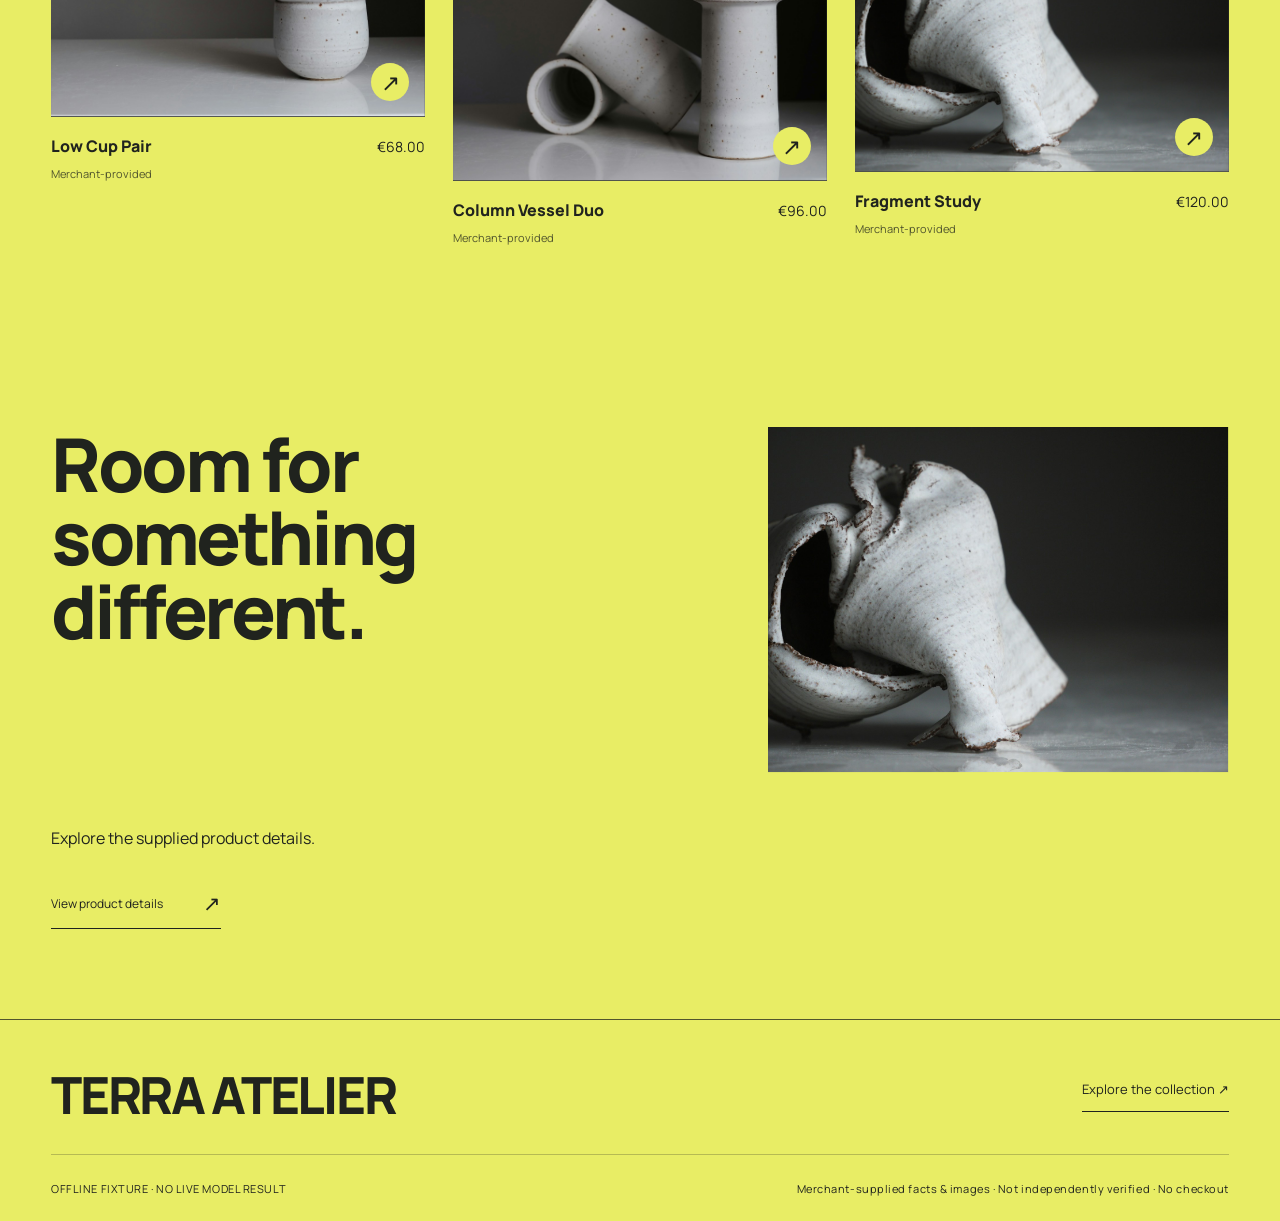
<file: bold.html>
<!doctype html><html lang="en"><head><meta charset="utf-8"><meta http-equiv="Content-Security-Policy" content="default-src 'none'; script-src 'self'; style-src 'self' 'unsafe-inline'; img-src 'self' data:; font-src 'self' data:; frame-src 'self'; connect-src 'none'; form-action 'none'; base-uri 'none'; object-src 'none'"><meta name="referrer" content="no-referrer"><meta name="viewport" content="width=device-width,initial-scale=1"><title>Terra Atelier — storefront preview</title><style>@font-face {
  font-family: Manrope;
  src: url("/assets/849290ef12a2eeb9af5c11924120d11aa4ae8b435ed3347d7fc8bc240c293ca3.woff2") format("woff2");
  font-weight: 400;
  font-display: swap;
}
@font-face {
  font-family: Manrope;
  src: url("/assets/f7ac6258da20ab7541939b59851155753d1d24f1b30cbcb949077a3faa3d1593.woff2") format("woff2");
  font-weight: 600;
  font-display: swap;
}
@font-face {
  font-family: Manrope;
  src: url("/assets/74c161dbcbce7c3590803cc72dc1f63313c360e13367aba5075a7b7b3818ea49.woff2") format("woff2");
  font-weight: 800;
  font-display: swap;
}
@font-face {
  font-family: Cormorant;
  src: url("/assets/6d37a86241a25d63f8fe6018b4c083449886b7165c1acb15edd0f574f690ecf7.ttf") format("truetype");
  font-weight: 400;
  font-style: normal;
  font-display: swap;
}
@font-face {
  font-family: Cormorant;
  src: url("/assets/0b9a8a33cfaa624d30f70f9b6686da769b319b8c37a55af16e29fef690108bbf.ttf") format("truetype");
  font-weight: 400;
  font-style: italic;
  font-display: swap;
}
:root {
  font-family: Manrope, Arial, sans-serif;
  color: #292b25;
  background: #f5f1e9;
  font-synthesis: none;
  font-optical-sizing: auto;
}
* {
  box-sizing: border-box;
}
html {
  scroll-behavior: auto;
  scroll-padding-top: 150px;
}
body {
  margin: 0;
}
button,
input,
select {
  font: inherit;
  color: inherit;
}
button,
a,
select {
  -webkit-tap-highlight-color: transparent;
}
button {
  cursor: pointer;
}
button:disabled {
  cursor: not-allowed;
  opacity: 0.5;
}
a {
  color: inherit;
  text-decoration: none;
}
button {
  border: 0;
  background: none;
}
button,
a,
summary,
input,
select {
  outline-offset: 5px;
}
button:focus-visible,
a:focus-visible,
summary:focus-visible,
input:focus-visible,
select:focus-visible {
  outline: 2px solid currentColor;
}
img {
  display: block;
  max-width: 100%;
}
figure,
h1,
h2,
h3,
p {
  margin: 0;
}
h1,
h2,
h3 {
  font-weight: 400;
}
dialog {
  color: #282c27;
}
dialog::backdrop {
  background: #10181088;
  backdrop-filter: blur(4px);
}
.sr-only {
  position: absolute;
  width: 1px;
  height: 1px;
  overflow: hidden;
  clip: rect(0, 0, 0, 0);
  white-space: nowrap;
}
.skip-link {
  position: fixed;
  left: 15px;
  top: -100px;
  padding: 15px;
  background: white;
  z-index: 100;
}
.skip-link:focus {
  top: 10px;
}
.store {
  --lab-height: 40px;
  --gap-none: 0px;
  --gap-xs: 8px;
  --gap-sm: 16px;
  --gap-md: 28px;
  --gap-lg: 52px;
  --gap-xl: 96px;
  --page: 5.5vw;
  --section: 120px;
  background: var(--bg);
  color: var(--ink);
  min-height: 100vh;
}
.store p {
  line-height: 1.65;
}
.store button,
.store a,
.store select {
  touch-action: manipulation;
}
.lab-bar {
  height: 40px;
  position: sticky;
  top: 0;
  background: #202821;
  color: #f5f3e9;
  z-index: 40;
  display: flex;
  align-items: center;
  justify-content: space-between;
  gap: 15px;
  padding: 0 24px;
  font-size: 10px;
  letter-spacing: 0.03em;
}
.lab-mark {
  font-size: 14px;
  letter-spacing: -0.06em;
  font-weight: 800;
  white-space: nowrap;
}
.lab-mark span {
  font-size: 9px;
  font-weight: 400;
  letter-spacing: 0.09em;
  margin-left: 9px;
}
.lab-bar nav {
  display: flex;
  gap: 23px;
  align-items: center;
}
.lab-bar nav a {
  padding: 12px 0;
  opacity: 0.7;
}
.lab-bar nav a[aria-current="page"],
.lab-bar nav a:hover {
  opacity: 1;
  border-bottom: 1px solid #e3e9c7;
}
.lab-bar nav a span {
  margin-left: 5px;
}
.lab-disclosure {
  font-size: 9px;
  opacity: 0.85;
  white-space: nowrap;
}
.store-header {
  height: 96px;
  display: flex;
  align-items: center;
  justify-content: space-between;
  padding: 0 var(--page);
  border-bottom: 1px solid color-mix(in srgb, var(--ink) 18%, transparent);
  background: var(--bg);
  position: sticky;
  top: var(--lab-height);
  z-index: 20;
  gap: 24px;
}
.wordmark {
  font-family: Cormorant, Georgia, serif;
  font-size: 38px;
  line-height: 0.7;
  letter-spacing: -1.7px;
  display: flex;
  align-items: baseline;
  gap: 6px;
  position: relative;
}
.wordmark span {
  font-style: italic;
}
.wordmark i {
  font-style: normal;
  font-family: Manrope, sans-serif;
  font-size: 23px;
  margin-left: 12px;
  line-height: 1;
}
.store-nav {
  display: flex;
  gap: 38px;
  font-size: 12px;
}
.store-nav a {
  position: relative;
  padding: 15px 0;
}
.store-nav a:after {
  content: "";
  position: absolute;
  height: 1px;
  bottom: 9px;
  left: 0;
  right: 100%;
  background: currentColor;
  transition: right 0.2s;
}
.store-nav a:hover:after {
  right: 0;
}
.header-end {
  display: flex;
  align-items: center;
  gap: 32px;
  font-size: 12px;
}
.currency {
  font-size: 10px;
  letter-spacing: 0.1em;
}
.bag-button {
  padding: 13px 0;
}
.menu-toggle {
  display: none;
}
.embedded-prototype {
  --lab-height: 0px;
}
.spec-node {
  min-width: 0;
  grid-column: var(--d-col, auto) / span var(--d-span, 1);
  grid-row: var(--d-row, auto);
  align-self: var(--d-align, stretch);
}
.spec-grid {
  display: grid;
  grid-template-columns: repeat(var(--columns), minmax(0, 1fr));
}
.spec-stack {
  display: flex;
  flex-direction: column;
}
.gap-none {
  gap: var(--gap-none);
}
.gap-xs {
  gap: var(--gap-xs);
}
.gap-sm {
  gap: var(--gap-sm);
}
.gap-md {
  gap: var(--gap-md);
}
.gap-lg {
  gap: var(--gap-lg);
}
.gap-xl {
  gap: var(--gap-xl);
}
.pad-page {
  padding: 40px var(--page);
}
.pad-section {
  padding: var(--section) var(--page);
}
.text-display {
  font-family: var(--display);
  font-size: clamp(80px, 10.8vw, 166px);
  letter-spacing: -0.065em;
  line-height: 0.89;
  white-space: pre-line;
}
.text-headline {
  font-family: var(--display);
  font-size: clamp(56px, 6.4vw, 100px);
  letter-spacing: -0.045em;
  line-height: 0.99;
  white-space: pre-line;
}
.text-title {
  font-family: var(--display);
  font-size: clamp(38px, 4vw, 62px);
  letter-spacing: -0.045em;
  line-height: 1.08;
  white-space: pre-line;
}
.text-body {
  font-size: 16px;
  line-height: 1.8;
  max-width: 42ch;
}
.text-small {
  font-size: 10px;
  letter-spacing: 0.12em;
  line-height: 1.7;
  white-space: pre-line;
}
.tone-muted {
  color: var(--muted);
}
.tone-inverse {
  color: #f7f3e9;
}
.italic {
  font-style: italic;
}
.media {
  width: 100%;
  min-height: 0;
  overflow: hidden;
  position: relative;
  background: #4d504a;
}
.media img {
  height: 100%;
  width: 100%;
  object-fit: cover;
  transition: transform 0.7s cubic-bezier(0.2, 0.7, 0.2, 1);
}
.media-landscape {
  aspect-ratio: 1.6;
}
.media-portrait {
  aspect-ratio: 0.8;
}
.media-square {
  aspect-ratio: 1;
}
.media-hero {
  height: min(76vh, 800px);
  min-height: 650px;
}
.treatment-circle {
  border-radius: 50%;
}
.treatment-tilt {
  transform: rotate(-5deg);
}
.shop-link {
  display: inline-flex;
  align-items: center;
  justify-content: space-between;
  gap: 40px;
  min-height: 50px;
  font-size: 12px;
}
.shop-link span {
  font-size: 21px;
  transition: transform 0.2s;
}
.shop-link:hover span {
  transform: translate(3px, -3px);
}
.link-solid {
  background: var(--accent);
  color: var(--accent-text);
  padding: 16px 22px;
  min-width: 220px;
}
.link-text {
  border-bottom: 1px solid currentColor;
  padding: 9px 0;
}
.product-card {
  display: block;
  min-width: 0;
}
.product-card figure {
  position: relative;
  overflow: hidden;
  aspect-ratio: 4/5;
  background: #4a4d46;
}
.product-card img {
  width: 100%;
  height: 100%;
  object-fit: cover;
  object-position: 70% 50%;
  transition: transform 0.65s cubic-bezier(0.2, 0.7, 0.2, 1);
}
.product-card:hover img {
  transform: scale(1.035);
}
.card-number {
  position: absolute;
  left: 18px;
  top: 15px;
  font-size: 11px;
  color: #fff;
  letter-spacing: 0.1em;
  background: #2228;
  padding: 3px 6px;
}
.card-arrow {
  position: absolute;
  bottom: 16px;
  right: 16px;
  width: 38px;
  height: 38px;
  border-radius: 50%;
  display: grid;
  place-items: center;
  background: var(--bg);
  color: var(--ink);
  font-size: 23px;
  transition: transform 0.2s;
}
.product-card:hover .card-arrow {
  transform: rotate(45deg);
}
.card-info {
  display: flex;
  align-items: baseline;
  justify-content: space-between;
  gap: 14px;
  margin-top: 18px;
  font-size: 13px;
}
.card-info h3 {
  font-size: 15px;
  font-weight: 400;
}
.card-info span {
  white-space: nowrap;
}
.card-category {
  font-size: 11px;
  color: var(--muted);
  margin-top: 8px;
}
.product-list-grid {
  display: grid;
  gap: 30px;
}
.product-list.spread .product-list-grid {
  grid-template-columns: repeat(12, minmax(0, 1fr));
  gap: 40px;
}
.spread .product-card:nth-child(1) {
  grid-column: 1 / span 7;
}
.spread .product-card:nth-child(2) {
  grid-column: 9 / span 4;
  margin-top: 170px;
}
.spread .product-card:nth-child(3) {
  grid-column: 4 / span 6;
  margin-top: 60px;
}
.spread .product-card:nth-child(1) figure {
  aspect-ratio: 1.25;
}
.spread .product-card:nth-child(3) figure {
  aspect-ratio: 1.5;
}
.shelf .product-list-grid {
  grid-template-columns: repeat(3, minmax(0, 1fr));
  gap: 28px;
  padding-bottom: 90px;
}
.shelf .product-card:nth-child(2) {
  transform: translateY(75px);
}
.shelf .product-card:nth-child(3) {
  transform: translateY(25px);
}
.directory .product-list-grid {
  grid-template-columns: repeat(3, minmax(0, 1fr));
  gap: 28px;
}
.directory .product-card figure {
  aspect-ratio: 1;
  background: #e4e3dd;
}
.directory .product-card img {
  object-fit: contain;
}
.directory .card-arrow {
  display: none;
}
.directory .card-number {
  left: 12px;
  top: 12px;
  font-size: 9px;
}
.directory .card-info h3 {
  font-size: 13px;
}
.catalog-filter {
  display: flex;
  justify-content: space-between;
  align-items: center;
  margin-bottom: 27px;
  padding-bottom: 15px;
  border-bottom: 1px solid #ced0c6;
  font-size: 10px;
}
.catalog-filter > div {
  display: flex;
  gap: 25px;
}
.catalog-filter button {
  padding: 10px 0;
  color: var(--muted);
  border-bottom: 1px solid transparent;
  font-size: 11px;
}
.catalog-filter button[aria-pressed="true"] {
  color: var(--ink);
  border-color: var(--ink);
}
.direction-editorial [data-node="lux-hero"] {
  position: relative;
  gap: 0;
}
.direction-editorial [data-node="lux-immersive"] {
  position: relative;
}
.direction-editorial [data-node="lux-immersive"]:after {
  content: "";
  position: absolute;
  inset: 0;
  background: linear-gradient(
    90deg,
    #101711b3 0%,
    #101711b3 58%,
    #1017110d 100%
  );
}
.direction-editorial [data-node="lux-overlay"] {
  position: relative;
  z-index: 2;
  padding: 55px 0;
  gap: 26px;
}
.direction-editorial [data-node="lux-title"] {
  font-size: clamp(100px, 11.4vw, 174px);
  letter-spacing: -0.057em;
}
.direction-editorial [data-node="lux-subtitle"] {
  font-size: 15px;
}
.direction-editorial [data-node="lux-shop"] .shop-link {
  background: #f5f1e9;
  color: #292b25;
  max-width: 250px;
  margin-top: 8px;
}
.direction-editorial [data-node="lux-caption"] {
  z-index: 2;
  font-size: 9px;
  margin: 0 25px 32px 0;
  letter-spacing: 0.07em;
}
.direction-editorial [data-node="lux-story"] {
  row-gap: 72px;
}
.direction-editorial [data-node="lux-story-index"] {
  padding-top: 14px;
}
.direction-editorial [data-node="lux-inset"] {
  max-height: 500px;
}
.direction-editorial [data-node="lux-story-copy"] {
  gap: 30px;
}
.direction-editorial [data-node="lux-collection"] {
  padding-top: 25px;
}
.direction-editorial [data-node="lux-collection-title"] {
  max-width: 850px;
  margin-bottom: 20px;
}
.direction-editorial .card-info h3 {
  font-family: Cormorant, Georgia, serif;
  font-size: 26px;
}
.direction-editorial .card-info > span {
  font-size: 13px;
}
.spacing-graphic {
  --section: 90px;
  --page: 4vw;
}
.direction-bold .wordmark {
  font-family: Manrope, sans-serif;
  font-size: 25px;
  font-weight: 800;
  letter-spacing: -1.6px;
  text-transform: uppercase;
  line-height: 1;
}
.direction-bold .wordmark span {
  font-style: normal;
}
.direction-bold .wordmark i {
  font-size: 29px;
  margin-left: 8px;
}
.direction-bold .store-header {
  height: 88px;
  border-color: var(--ink);
}
.direction-bold .text-display,
.direction-bold .text-headline {
  font-weight: 800;
  text-transform: uppercase;
  letter-spacing: -0.075em;
  line-height: 0.88;
}
.direction-bold [data-node="bold-poster"] {
  padding-top: 35px;
  padding-bottom: 70px;
  row-gap: 30px;
}
.direction-bold [data-node="bold-title"] {
  font-size: clamp(110px, 16vw, 240px);
  position: relative;
  z-index: 2;
}
.direction-bold [data-node="bold-circle"] {
  align-self: center;
  justify-self: center;
  width: 100%;
  max-width: 500px;
  transform: rotate(-6deg);
}
.direction-bold [data-node="bold-intro"] {
  align-self: center;
  gap: 22px;
  padding-right: 25px;
}
.direction-bold [data-node="bold-short"] {
  font-size: 20px;
  line-height: 1.5;
  max-width: 16ch;
}
.direction-bold [data-node="bold-footnote"] {
  font-size: 10px;
  white-space: pre-line;
  line-height: 2;
}
.direction-bold [data-node="bold-shop"] {
  background: #f2eee5;
}
.direction-bold [data-node="bold-shop-title"] {
  font-size: clamp(60px, 7vw, 110px);
  max-width: 800px;
}
.direction-bold .shelf .card-info h3 {
  font-size: 21px;
  font-weight: 800;
  letter-spacing: -0.05em;
}
.direction-bold .shelf .card-info > span {
  font-size: 17px;
}
.direction-bold .shelf .product-card:nth-child(1) figure {
  border-radius: 48% 48% 0 0;
}
.direction-bold .shelf .product-card:nth-child(3) figure {
  border-radius: 0 0 40% 40%;
}
.direction-bold [data-node="bold-story"] {
  border-top: 1px solid var(--ink);
}
.direction-bold [data-node="bold-story-title"] {
  font-size: clamp(50px, 6.5vw, 98px);
}
.direction-bold [data-node="bold-feature"] {
  grid-column: 5 / span 5;
  grid-row: 3;
}
.direction-bold .store-footer {
  background: #242820;
  color: #e8ed65;
}
.spacing-precise {
  --section: 85px;
  --page: 5vw;
}
.direction-minimal .store-header {
  height: 92px;
}
.direction-minimal .wordmark {
  font-size: 34px;
}
.direction-minimal .store-nav {
  gap: 28px;
}
.direction-minimal [data-node="min-intro"] {
  padding-top: 65px;
  padding-bottom: 50px;
  row-gap: 10px;
}
.direction-minimal [data-node="min-label"] {
  font-size: 9px;
  padding-top: 10px;
}
.direction-minimal [data-node="min-title"] {
  font-size: clamp(44px, 5vw, 74px);
  line-height: 1.08;
  letter-spacing: -0.06em;
  max-width: 800px;
}
.direction-minimal [data-node="min-intro-copy"] {
  font-size: 12px;
  line-height: 1.8;
  margin-top: 15px;
}
.direction-minimal [data-node="min-collection"] {
  padding-top: 0;
  padding-bottom: 65px;
}
.direction-minimal [data-node="min-story"] {
  border-top: 1px solid #d6d7cf;
  margin-top: 20px;
}
.direction-minimal [data-node="min-story-title"] {
  font-size: 44px;
  font-weight: 400;
}
.direction-minimal [data-node="min-story-body"] {
  font-size: 13px;
}
.direction-minimal [data-node="min-story-copy"] {
  gap: 24px;
}
.breadcrumb {
  font-size: 10px;
  display: flex;
  gap: 12px;
  padding: 25px var(--page);
  color: var(--muted);
}
.breadcrumb a {
  border-bottom: 1px solid currentColor;
}
.gallery figure {
  overflow: hidden;
  position: relative;
  background: #484b45;
}
.gallery img {
  height: 100%;
  width: 100%;
  object-fit: cover;
}
.gallery figcaption {
  font-size: 8px;
  letter-spacing: 0.1em;
  position: absolute;
  bottom: 16px;
  left: 18px;
  right: 18px;
  color: #fff;
  z-index: 2;
}
.gallery-stack {
  display: flex;
  flex-direction: column;
  gap: 32px;
}
.gallery-stack figure {
  aspect-ratio: 1.03;
}
.gallery-stack .gallery-detail {
  aspect-ratio: 1.25;
}
.gallery-detail img {
  transform: scale(1.55);
  object-position: 70% 40%;
}
.purchase {
  position: sticky;
  top: calc(var(--lab-height) + 135px);
  padding-bottom: 20px;
}
.purchase-top {
  display: flex;
  justify-content: space-between;
  gap: 12px;
  font-size: 8px;
  letter-spacing: 0.07em;
  line-height: 1.7;
  margin-bottom: 30px;
}
.purchase h1 {
  font-family: var(--display);
  font-size: 64px;
  line-height: 0.95;
  letter-spacing: -0.045em;
  margin-bottom: 20px;
}
.purchase-price {
  font-size: 20px;
  display: flex;
  align-items: baseline;
  gap: 20px;
  margin-bottom: 25px;
}
.purchase-price span {
  font-size: 9px;
  color: var(--muted);
}
.purchase-description {
  font-size: 13px;
  line-height: 1.9 !important;
  margin-bottom: 30px;
  max-width: 42ch;
}
.variant-label {
  font-size: 10px;
  display: block;
  margin-bottom: 10px;
}
.purchase select {
  height: 50px;
  border: 1px solid color-mix(in srgb, var(--ink) 50%, transparent);
  width: 100%;
  background: transparent;
  padding: 0 14px;
  border-radius: 0;
  font-size: 11px;
}
.purchase-actions {
  display: flex;
  gap: 10px;
  margin-top: 14px;
}
.quantity {
  border: 1px solid var(--ink);
  display: flex;
  align-items: center;
  height: 53px;
}
.quantity button {
  height: 100%;
  width: 32px;
  font-size: 17px;
}
.quantity output {
  font-size: 11px;
  min-width: 20px;
  text-align: center;
}
.add-button {
  background: var(--accent);
  color: var(--accent-text);
  padding: 15px 17px;
  display: flex;
  align-items: center;
  justify-content: space-between;
  gap: 18px;
  flex: 1;
  font-size: 11px;
  min-height: 53px;
  white-space: nowrap;
}
.availability {
  font-size: 9px;
  color: var(--muted);
  margin-top: 12px !important;
}
.product-details {
  border-top: 1px solid color-mix(in srgb, var(--ink) 20%, transparent);
  border-bottom: 1px solid color-mix(in srgb, var(--ink) 20%, transparent);
  margin-top: 30px;
  font-size: 11px;
}
.product-details summary {
  cursor: pointer;
  list-style: none;
  padding: 18px 0;
  display: flex;
  justify-content: space-between;
}
.product-details ul {
  padding-left: 16px;
  line-height: 2;
  margin-top: 0;
  margin-bottom: 25px;
  font-size: 11px;
}
.reference-note {
  font-size: 9px;
  line-height: 1.8 !important;
  color: var(--muted);
  margin-top: 22px !important;
  max-width: 48ch;
}
.direction-editorial [data-node="lux-product"] {
  padding-top: 15px;
  align-items: start;
  min-height: 1100px;
}
.purchase-editorial h1 {
  font-size: 78px;
  font-style: italic;
}
.purchase-editorial .purchase-top > span:last-child {
  display: none;
}
.direction-bold .breadcrumb {
  border-bottom: 1px solid var(--ink);
}
.direction-bold [data-node="bold-product"] {
  align-items: start;
}
.gallery-stage {
  background: #cbb4a8;
  padding: 45px;
}
.gallery-stage figure {
  aspect-ratio: 1;
  height: auto;
  transform: rotate(-3deg);
}
.gallery-stage figure img {
  object-position: 70% 50%;
  transition: transform 0.35s;
}
.gallery-stage .selected-detail img {
  transform: scale(1.45);
}
.gallery-switch {
  display: flex;
  justify-content: space-between;
  align-items: center;
  margin-top: 35px;
  font-size: 9px;
}
.gallery-switch button {
  width: 45px;
  height: 45px;
  border: 1px solid #333;
  border-radius: 50%;
  font-size: 20px;
}
.direction-bold [data-node="bold-purchase"] {
  padding: 50px 42px 40px;
}
.purchase-poster h1 {
  font-size: clamp(54px, 5.3vw, 85px);
  font-weight: 800;
  text-transform: uppercase;
  letter-spacing: -0.075em;
  max-width: 400px;
}
.purchase-poster .purchase-top {
  margin-bottom: 25px;
}
.purchase-poster .product-tabs {
  display: flex;
  gap: 24px;
  border-bottom: 1px solid var(--ink);
  margin-top: 30px;
}
.product-tabs button {
  font-size: 11px;
  padding: 15px 0;
  border-bottom: 2px solid transparent;
}
.product-tabs button[aria-selected="true"] {
  border-color: var(--ink);
  font-weight: 800;
}
.product-tab-panel {
  font-size: 12px;
  line-height: 1.8;
  min-height: 90px;
  padding-top: 20px;
}
.product-tab-panel ul {
  padding-left: 16px;
  margin: 0;
}
.gallery-filmstrip {
  display: grid;
  grid-template-columns: 70px minmax(0, 1fr);
  gap: 20px;
  align-items: start;
}
.gallery-filmstrip figure {
  aspect-ratio: 1;
  min-height: 470px;
  background: #e3e1da;
}
.gallery-filmstrip figure img {
  object-fit: contain;
}
.gallery-filmstrip figure.selected-detail img {
  object-fit: cover;
  transform: scale(1.4);
}
.gallery-filmstrip figcaption {
  color: #30332b;
  background: #f7f6efe6;
  padding: 7px;
  left: 10px;
  right: auto;
  bottom: 10px;
}
.gallery-thumbs {
  display: flex;
  flex-direction: column;
  gap: 12px;
}
.gallery-thumbs button {
  overflow: hidden;
  border: 1px solid transparent;
  padding: 3px;
  height: 75px;
  background: #e3e1da;
}
.gallery-thumbs button[aria-pressed="true"] {
  border-color: var(--ink);
}
.gallery-thumbs img {
  object-fit: cover;
  width: 62px;
  height: 67px;
}
.gallery-thumbs img.cropped {
  transform: scale(1.7);
}
.purchase-precise h1 {
  font-size: 39px;
  font-weight: 400;
  letter-spacing: -0.05em;
  line-height: 1.15;
}
.purchase-precise .purchase-top {
  font-size: 8px;
  margin-bottom: 24px;
}
.purchase-precise .purchase-top > span:last-child {
  display: none;
}
.purchase-precise .purchase-price {
  font-size: 19px;
  margin-bottom: 20px;
}
.purchase-precise .purchase-description {
  font-size: 12px;
  margin-bottom: 23px;
}
.purchase-precise .reference-note {
  font-size: 9px;
}
.direction-minimal [data-node="min-product"] {
  padding-top: 12px;
  padding-bottom: 100px;
}
.related {
  padding: 90px var(--page);
  border-top: 1px solid color-mix(in srgb, var(--ink) 20%, transparent);
}
.related h2 {
  font-family: var(--display);
  font-size: 50px;
  letter-spacing: -0.04em;
  margin: 18px 0 40px;
}
.related > div {
  display: grid;
  grid-template-columns: 1fr 1fr;
  gap: 35px;
  max-width: 850px;
}
.related figure {
  aspect-ratio: 1.4;
}
.store-footer {
  padding: 70px var(--page) 25px;
  background: #e8e5dc;
  display: grid;
  grid-template-columns: 2fr 1fr;
  gap: 70px 40px;
}
.footer-brand > span {
  font-family: Cormorant, Georgia, serif;
  font-size: clamp(62px, 9vw, 150px);
  letter-spacing: -0.07em;
  line-height: 1;
}
.footer-brand p {
  font-size: 12px;
  margin-top: 20px;
}
.store-footer > div:nth-child(2) {
  display: flex;
  flex-direction: column;
  align-items: flex-start;
  justify-content: center;
  gap: 24px;
  font-size: 11px;
}
.store-footer button {
  padding: 0;
  border-bottom: 1px solid currentColor;
  padding-bottom: 4px;
  font-size: 10px;
}
.footer-bottom {
  grid-column: 1/-1;
  border-top: 1px solid color-mix(in srgb, currentColor 25%, transparent);
  padding-top: 25px;
  display: flex;
  justify-content: space-between;
  gap: 20px;
  font-size: 8px;
  letter-spacing: 0.05em;
}
.bag {
  position: fixed;
  inset: 0 0 0 auto;
  margin: 0;
  height: 100dvh;
  max-height: none;
  max-width: none;
  width: min(520px, 100%);
  border: 0;
  padding: 30px;
  background: #f8f6ef;
  overflow: auto;
}
.bag-heading {
  display: flex;
  justify-content: space-between;
  align-items: center;
  gap: 20px;
  padding-bottom: 30px;
  border-bottom: 1px solid #d5d7cb;
}
.bag-heading h2 {
  font-family: Cormorant, serif;
  font-size: 40px;
  letter-spacing: -1px;
}
.bag-heading h2 span {
  font:
    12px Manrope,
    sans-serif;
}
.bag-heading button {
  width: 40px;
  height: 40px;
  font-size: 30px;
}
.bag-items {
  padding: 10px 0;
}
.bag-line {
  display: grid;
  grid-template-columns: 88px 1fr auto;
  gap: 15px;
  padding: 25px 0;
  border-bottom: 1px solid #d5d7cb;
}
.bag-line > img {
  width: 88px;
  height: 108px;
  object-fit: cover;
}
.bag-line a {
  font-size: 13px;
}
.bag-line p {
  font-size: 10px;
  color: #586052;
  margin: 10px 0 16px;
}
.bag-line > strong {
  font-size: 12px;
  font-weight: 400;
}
.line-quantity {
  display: flex;
  align-items: center;
  gap: 13px;
  font-size: 11px;
}
.line-quantity button {
  padding: 6px 2px;
  font-size: 14px;
}
.line-quantity .remove-line {
  margin-left: 8px;
  font-size: 9px;
  border-bottom: 1px solid currentColor;
}
.bag-total {
  display: flex;
  justify-content: space-between;
  padding: 25px 0;
  font-size: 18px;
}
.bag-total strong {
  font-weight: 400;
}
.bag-disclaimer {
  font-size: 11px;
  line-height: 1.8;
  color: #586052;
  margin-bottom: 25px;
}
.continue-button {
  background: #2b3228;
  color: #fff;
  min-height: 50px;
  padding: 15px 23px;
  width: 100%;
  font-size: 12px;
  text-align: left;
  display: block;
}
.bag-empty {
  padding: 70px 15px;
  text-align: center;
}
.empty-mark {
  font-size: 85px;
  color: #747d66;
}
.bag-empty h3 {
  font-family: Cormorant, serif;
  font-size: 38px;
  line-height: 1.1;
  margin: 25px 0;
}
.bag-empty p {
  font-size: 12px;
  margin-bottom: 40px;
}
.bag-empty .continue-button {
  text-align: center;
}
.spec-dialog {
  width: min(850px, 94vw);
  max-height: 90dvh;
  border: 0;
  padding: 48px;
  background: #f8f7ef;
  position: fixed;
}
.dialog-close {
  position: absolute;
  top: 15px;
  right: 20px;
  font-size: 30px;
}
.spec-dialog h2 {
  font-family: Cormorant, serif;
  font-size: 50px;
  margin: 15px 0;
}
.spec-dialog p {
  font-size: 13px;
  line-height: 1.8;
  max-width: 65ch;
  margin-bottom: 25px;
}
.spec-dialog pre {
  font: 11px/1.7 monospace;
  overflow: auto;
  padding: 25px;
  background: #e9ede3;
  margin-bottom: 0;
}
.motion-reveal {
  animation: reveal 0.6s ease both;
}
@keyframes reveal {
  from {
    opacity: 0;
    transform: translateY(10px);
  }
  to {
    opacity: 1;
    transform: none;
  }
}
.lab-home,
.benchmark {
  background: #f5f3eb;
  min-height: 100vh;
}
.lab-home > header {
  padding: 90px 6vw 70px;
  max-width: 1250px;
}
.lab-kicker {
  font-size: 10px;
  letter-spacing: 0.15em;
  color: #535d4d;
}
.lab-home h1,
.benchmark-heading h1 {
  font-size: clamp(58px, 6vw, 90px);
  font-weight: 400;
  letter-spacing: -0.065em;
  line-height: 1.02;
  margin: 25px 0;
}
.lab-home h1 em {
  font-family: Cormorant, serif;
  font-size: 1.25em;
  font-weight: 400;
  letter-spacing: -0.04em;
}
.lab-home > header p,
.benchmark-heading > p {
  max-width: 680px;
  font-size: 15px;
  line-height: 1.9;
  color: #5b6256;
}
.lab-primary {
  display: inline-block;
  margin-top: 30px;
  background: #273124;
  color: white;
  padding: 18px 25px;
  font-size: 12px;
}
.lab-directions {
  display: grid;
  grid-template-columns: repeat(3, minmax(0, 1fr));
  gap: 25px;
  padding: 0 6vw 90px;
}
.lab-direction {
  display: flex;
  flex-direction: column;
  padding: 18px;
  background: #e9e5d9;
}
.lab-direction img {
  width: 100%;
  aspect-ratio: 1.2;
  object-fit: cover;
  margin-bottom: 25px;
}
.lab-direction > span {
  font-size: 9px;
  letter-spacing: 0.08em;
}
.lab-direction h2 {
  font-family: Cormorant, serif;
  font-size: 43px;
  letter-spacing: -0.05em;
  line-height: 1.05;
  margin: 16px 0;
}
.lab-direction p {
  font-size: 10px;
  margin-top: auto;
  padding-top: 20px;
}
.lab-direction.bold {
  background: #e8ed65;
}
.lab-direction.bold h2 {
  font-family: Manrope, sans-serif;
  font-weight: 800;
  font-size: 37px;
}
.lab-direction.minimal {
  background: white;
}
.lab-direction.minimal h2 {
  font-family: Manrope, sans-serif;
  font-size: 32px;
}
.lab-home > section {
  padding: 75px 6vw;
  border-top: 1px solid #cbd0c1;
}
.lab-home > section h2 {
  font-size: 38px;
  letter-spacing: -0.04em;
  margin-bottom: 25px;
}
.lab-home > section > p {
  font-size: 13px;
  line-height: 1.9;
  max-width: 85ch;
  color: #555d4f;
}
.lab-facts {
  display: grid;
  grid-template-columns: repeat(3, 1fr);
  gap: 40px;
  margin: 45px 0;
}
.lab-facts p {
  font-size: 12px;
  line-height: 1.9;
}
.lab-fine {
  font-size: 10px !important;
}
.benchmark-heading {
  padding: 65px 4vw 45px;
}
.benchmark-heading h1 {
  font-size: 66px;
}
.benchmark-controls {
  display: flex;
  gap: 30px;
  margin-top: 35px;
}
.benchmark-controls > div {
  display: flex;
  border: 1px solid #a5ad99;
}
.benchmark-controls button {
  padding: 12px 18px;
  font-size: 11px;
}
.benchmark-controls button[aria-pressed="true"] {
  background: #253021;
  color: white;
}
.comparison-grid {
  display: grid;
  grid-template-columns: repeat(4, minmax(0, 1fr));
  gap: 22px;
  padding: 0 3vw 70px;
}
.comparison-label {
  display: flex;
  gap: 10px;
  align-items: center;
  padding-bottom: 15px;
}
.comparison-label > span {
  font-size: 9px;
  border: 1px solid #9ba58e;
  padding: 7px;
}
.comparison-label h2 {
  font-size: 13px;
  letter-spacing: -0.03em;
}
.comparison-window {
  height: 460px;
  overflow: hidden;
  background: white;
  border: 1px solid #d3d7c9;
}
.comparison-scaled {
  width: var(--frame-width);
  height: 1900px;
  transform-origin: top left;
  transform: scale(var(--frame-scale));
}
.comparison-scaled iframe {
  display: block;
  border: 0;
  width: 100%;
  height: 1900px;
}
.comparison-grid > article > p {
  font-size: 11px;
  line-height: 1.8;
  color: #5a6452;
  min-height: 65px;
  margin-top: 18px;
}
.comparison-grid > article > a {
  font-size: 10px;
  display: inline-block;
  border-bottom: 1px solid currentColor;
  padding-bottom: 6px;
  margin-top: 10px;
}
.baseline-note {
  padding: 28px;
  font-size: 12px;
  line-height: 1.8;
}
.baseline-note h3 {
  font-size: 24px;
  margin-bottom: 20px;
}
.benchmark-notes {
  padding: 60px 5vw;
  background: #e5eadb;
}
.benchmark-notes h2 {
  font-size: 34px;
  letter-spacing: -0.04em;
  margin-bottom: 30px;
}
.benchmark-notes > div {
  display: grid;
  grid-template-columns: repeat(3, 1fr);
  gap: 40px;
}
.benchmark-notes p {
  font-size: 12px;
  line-height: 1.9;
}
.benchmark-notes strong {
  display: block;
  font-size: 16px;
  margin-bottom: 10px;
}
.not-found {
  padding: 100px 8vw;
}
.not-found h1 {
  font-size: 54px;
  margin-bottom: 40px;
}
@media (min-width: 1700px) {
  .comparison-scaled {
    transform: scale(0.29);
  }
  .comparison-window {
    height: 550px;
  }
}
@media (max-width: 1100px) and (min-width: 701px) {
  .lab-disclosure {
    display: none;
  }
  .store-nav {
    gap: 20px;
  }
  .purchase h1 {
    font-size: 55px;
  }
  .purchase-poster h1 {
    font-size: 58px;
  }
  .direction-bold [data-node="bold-purchase"] {
    padding: 35px 25px;
  }
  .gallery-stage {
    padding: 25px;
  }
  .purchase-actions {
    flex-direction: column;
  }
  .quantity {
    justify-content: space-between;
    max-width: 125px;
  }
  .comparison-grid {
    grid-template-columns: repeat(2, 1fr);
  }
}
@media (max-width: 700px) {
  html {
    scroll-padding-top: 125px;
  }
  .store {
    --lab-height: 44px;
    --page: 22px;
    --section: 65px;
    --gap-lg: 30px;
    --gap-xl: 50px;
  }
  .lab-bar {
    height: 44px;
    padding: 0 13px;
    gap: 8px;
  }
  .lab-mark {
    font-size: 12px;
  }
  .lab-mark span,
  .lab-disclosure,
  .lab-bar nav a span {
    display: none;
  }
  .lab-bar nav {
    gap: 17px;
  }
  .lab-bar nav a {
    font-size: 10px;
  }
  .store-header,
  .direction-bold .store-header,
  .direction-minimal .store-header {
    height: 78px;
    gap: 12px;
  }
  .wordmark,
  .direction-minimal .wordmark {
    font-size: 31px;
    letter-spacing: -1.5px;
    gap: 3px;
  }
  .wordmark i {
    font-size: 18px;
    margin-left: 4px;
  }
  .direction-bold .wordmark {
    font-size: 19px;
    letter-spacing: -1.2px;
    gap: 3px;
  }
  .direction-bold .wordmark i {
    font-size: 21px;
  }
  .header-end {
    gap: 18px;
    font-size: 11px;
  }
  .currency {
    display: none;
  }
  .menu-toggle {
    display: block;
    font-size: 10px;
    padding: 12px 0;
  }
  .store-nav {
    display: none;
    position: absolute;
    top: 78px;
    left: 0;
    right: 0;
    background: var(--bg);
    padding: 25px 22px;
    border-bottom: 1px solid currentColor;
  }
  .store-nav.is-open {
    display: flex;
    flex-direction: column;
    gap: 5px;
  }
  .spec-node {
    grid-column: var(--m-col, auto) / span var(--m-span, 1);
    grid-row: var(--m-row, auto);
    align-self: var(--m-align, stretch);
  }
  .spec-grid {
    grid-template-columns: repeat(var(--phone-columns, 1), minmax(0, 1fr));
    gap: var(--phone-gap, var(--gap-md));
  }
  .pad-page {
    padding: 30px var(--page);
  }
  .pad-section {
    padding: var(--section) var(--page);
  }
  .text-display {
    font-size: 84px;
  }
  .text-headline {
    font-size: 54px;
  }
  .text-title {
    font-size: 39px;
  }
  .text-body {
    font-size: 14px;
  }
  .text-small {
    font-size: 8px;
    letter-spacing: 0.1em;
  }
  .media-hero {
    height: 630px;
    min-height: 0;
  }
  .media-portrait {
    aspect-ratio: 0.9;
  }
  .link-solid {
    min-width: 210px;
    padding: 16px 20px;
  }
  .shop-link {
    font-size: 11px;
  }
  .direction-editorial [data-node="lux-hero"] {
    gap: 0;
  }
  .direction-editorial [data-node="lux-immersive"] img {
    object-position: 70% center;
  }
  .direction-editorial [data-node="lux-immersive"]:after {
    background: linear-gradient(90deg, #101711cc, #101711aa);
  }
  .direction-editorial [data-node="lux-overlay"] {
    padding: 45px 25px;
    gap: 26px;
    width: 100%;
    align-self: start;
  }
  .direction-editorial [data-node="lux-title"] {
    font-size: 100px;
    letter-spacing: -0.06em;
    max-width: 340px;
  }
  .direction-editorial [data-node="lux-subtitle"] {
    font-size: 13px;
    max-width: 22ch;
  }
  .direction-editorial [data-node="lux-caption"] {
    background: #292e26;
    padding: 16px 22px;
    margin: 0;
    font-size: 8px;
    width: 100%;
  }
  .direction-editorial [data-node="lux-story"] {
    row-gap: 28px;
  }
  .direction-editorial [data-node="lux-story-title"] {
    font-size: 59px;
  }
  .direction-editorial [data-node="lux-inset"] {
    margin-top: 10px;
  }
  .direction-editorial [data-node="lux-story-copy"] {
    padding-top: 10px;
    gap: 20px;
  }
  .direction-editorial [data-node="lux-collection"] {
    padding-top: 15px;
  }
  .direction-editorial [data-node="lux-collection-title"] {
    font-size: 55px;
  }
  .product-list.spread .product-list-grid {
    grid-template-columns: repeat(2, minmax(0, 1fr));
    gap: 35px 14px;
  }
  .spread .product-card:nth-child(1) {
    grid-column: 1/-1;
  }
  .spread .product-card:nth-child(2) {
    grid-column: 1;
    transform: none;
    margin-top: 0;
  }
  .spread .product-card:nth-child(3) {
    grid-column: 2;
    transform: none;
    margin-top: 65px;
  }
  .spread .product-card:nth-child(2) figure,
  .spread .product-card:nth-child(3) figure {
    aspect-ratio: 0.75;
  }
  .direction-editorial .card-info h3 {
    font-size: 21px;
  }
  .direction-editorial .spread .product-card:not(:first-child) .card-info {
    display: block;
  }
  .direction-editorial
    .spread
    .product-card:not(:first-child)
    .card-info
    > span {
    display: block;
    margin-top: 8px;
    font-size: 11px;
  }
  .card-category {
    font-size: 9px;
  }
  .card-info {
    font-size: 12px;
    margin-top: 13px;
  }
  .card-info h3 {
    font-size: 12px;
  }
  .card-number {
    top: 10px;
    left: 10px;
    font-size: 8px;
  }
  .card-arrow {
    width: 32px;
    height: 32px;
    font-size: 20px;
    bottom: 12px;
    right: 12px;
  }
  .direction-bold [data-node="bold-poster"] {
    padding-top: 28px;
    padding-bottom: 45px;
    gap: 24px;
  }
  .direction-bold [data-node="bold-title"] {
    font-size: 18vw;
    line-height: 0.87;
    letter-spacing: -0.085em;
  }
  .direction-bold [data-node="bold-circle"] {
    grid-row: 3;
    width: 80%;
    max-width: 300px;
    margin: 8px auto;
  }
  .direction-bold [data-node="bold-intro"] {
    padding-right: 0;
    flex-direction: row;
    align-items: center;
    justify-content: space-between;
    gap: 20px;
  }
  .direction-bold [data-node="bold-short"] {
    font-size: 13px;
    max-width: 15ch;
  }
  .direction-bold [data-node="bold-main-link"] .shop-link {
    min-width: 155px;
    gap: 14px;
    padding: 14px;
    font-size: 10px;
  }
  .direction-bold [data-node="bold-footnote"] {
    font-size: 8px;
    text-align: right;
  }
  .direction-bold [data-node="bold-shop-title"] {
    font-size: clamp(40px, 13.4vw, 55px);
  }
  .shelf .product-list-grid {
    display: flex;
    gap: 20px;
    overflow-x: auto;
    padding: 5px 4px 15px;
    scroll-snap-type: x mandatory;
  }
  .shelf .product-card {
    min-width: 83%;
    scroll-snap-align: start;
  }
  .shelf .product-card:nth-child(2),
  .shelf .product-card:nth-child(3) {
    transform: none;
  }
  .direction-bold .shelf .card-info h3 {
    font-size: 19px;
  }
  .direction-bold [data-node="bold-story-title"] {
    font-size: 51px;
  }
  .direction-bold [data-node="bold-story-number"] {
    font-size: 32px;
  }
  .direction-bold [data-node="bold-feature"] {
    grid-column: 1;
    grid-row: auto;
  }
  .direction-minimal [data-node="min-intro"] {
    padding-top: 40px;
    padding-bottom: 30px;
    row-gap: 20px;
  }
  .direction-minimal [data-node="min-title"] {
    font-size: 42px;
  }
  .direction-minimal [data-node="min-intro-copy"] {
    font-size: 12px;
    margin-top: 0;
    max-width: 30ch;
  }
  .direction-minimal [data-node="min-collection"] {
    padding-bottom: 40px;
  }
  .directory .product-list-grid {
    grid-template-columns: repeat(2, minmax(0, 1fr));
    gap: 35px 15px;
  }
  .directory .product-card:first-child {
    grid-column: 1/-1;
  }
  .directory .product-card:first-child figure {
    aspect-ratio: 1.25;
  }
  .directory .product-card .card-info {
    display: block;
  }
  .directory .card-info > span {
    display: block;
    margin-top: 6px;
    font-size: 11px;
  }
  .directory .product-card .card-info h3 {
    font-size: 12px;
  }
  .catalog-filter {
    margin-bottom: 22px;
    font-size: 8px;
  }
  .catalog-filter > div {
    gap: 16px;
  }
  .catalog-filter button {
    font-size: 9px;
  }
  .direction-minimal [data-node="min-story"] {
    gap: 35px;
    margin-top: 0;
  }
  .direction-minimal [data-node="min-story-title"] {
    font-size: 39px;
  }
  .breadcrumb {
    padding: 20px var(--page);
    font-size: 9px;
  }
  .direction-editorial [data-node="lux-product"] {
    padding: 0;
    gap: 35px;
    min-height: 0;
  }
  .gallery-stack {
    gap: 12px;
  }
  .gallery-stack figure {
    aspect-ratio: 1.15;
  }
  .gallery-stack .gallery-detail {
    display: none;
  }
  .direction-editorial [data-node="lux-purchase"] {
    padding: 0 22px;
  }
  .purchase {
    position: static;
  }
  .purchase-top {
    font-size: 8px;
    gap: 10px;
    margin-bottom: 23px;
  }
  .purchase h1,
  .purchase-editorial h1 {
    font-size: 59px;
    max-width: 340px;
  }
  .purchase-price {
    font-size: 21px;
    margin-bottom: 23px;
  }
  .purchase-description {
    font-size: 13px;
    margin-bottom: 28px;
    max-width: 45ch;
  }
  .purchase-actions {
    gap: 10px;
  }
  .quantity button {
    width: 30px;
  }
  .quantity output {
    min-width: 20px;
  }
  .add-button {
    font-size: 11px;
    min-width: 0;
    padding: 15px;
  }
  .product-details {
    margin-top: 25px;
  }
  .reference-note {
    font-size: 9px;
    margin-top: 20px !important;
  }
  .direction-bold [data-node="bold-product"] {
    gap: 0;
  }
  .gallery-stage {
    padding: 28px 35px;
  }
  .gallery-stage figure {
    aspect-ratio: 1.15;
  }
  .gallery-switch {
    margin-top: 23px;
  }
  .gallery-switch button {
    width: 35px;
    height: 35px;
  }
  .direction-bold [data-node="bold-purchase"] {
    padding: 35px 22px 45px;
  }
  .purchase-poster h1 {
    font-size: 68px;
    max-width: 340px;
  }
  .gallery-filmstrip {
    grid-template-columns: 1fr;
    gap: 12px;
  }
  .gallery-filmstrip figure {
    grid-row: 1;
    min-height: 0;
    aspect-ratio: 1.15;
  }
  .gallery-thumbs {
    flex-direction: row;
    grid-row: 2;
  }
  .gallery-thumbs button {
    width: 61px;
    height: 58px;
  }
  .gallery-thumbs img {
    width: 100%;
    height: 50px;
  }
  .direction-minimal [data-node="min-product"] {
    padding-top: 0;
    padding-bottom: 60px;
    gap: 30px;
  }
  .purchase-precise h1 {
    font-size: 37px;
  }
  .purchase-precise .purchase-top {
    margin-bottom: 18px;
  }
  .related {
    padding: 65px 22px;
  }
  .related h2 {
    font-size: 38px;
    margin-bottom: 30px;
  }
  .related > div {
    gap: 18px;
  }
  .related figure {
    aspect-ratio: 0.9;
  }
  .related .card-info {
    display: block;
  }
  .related .card-info > span {
    display: block;
    margin-top: 8px;
    font-size: 11px;
  }
  .store-footer {
    padding: 50px 22px 25px;
    grid-template-columns: 1fr;
    gap: 35px;
  }
  .footer-brand > span {
    font-size: 65px;
  }
  .footer-brand p {
    font-size: 11px;
    margin-top: 16px;
  }
  .store-footer > div:nth-child(2) {
    gap: 20px;
  }
  .footer-bottom {
    flex-direction: column;
    gap: 12px;
    line-height: 1.8;
    font-size: 7px;
  }
  .bag {
    padding: 24px 20px;
  }
  .bag-heading {
    padding-bottom: 23px;
  }
  .bag-heading h2 {
    font-size: 35px;
  }
  .bag-line {
    grid-template-columns: 70px 1fr auto;
    gap: 12px;
  }
  .bag-line > img {
    width: 70px;
    height: 95px;
  }
  .bag-line a {
    font-size: 12px;
  }
  .bag-line p {
    font-size: 9px;
  }
  .line-quantity {
    gap: 10px;
  }
  .line-quantity .remove-line {
    font-size: 8px;
    margin-left: 0;
  }
  .bag-empty h3 {
    font-size: 35px;
  }
  .spec-dialog {
    padding: 45px 22px 25px;
  }
  .spec-dialog h2 {
    font-size: 39px;
  }
  .spec-dialog pre {
    padding: 15px;
    font-size: 9px;
  }
  .lab-home > header {
    padding: 55px 22px;
  }
  .lab-home h1 {
    font-size: 48px;
    letter-spacing: -0.06em;
  }
  .lab-home h1 em {
    font-size: 1.1em;
  }
  .lab-home > header p,
  .benchmark-heading > p {
    font-size: 13px;
  }
  .lab-directions {
    grid-template-columns: 1fr;
    padding: 0 22px 55px;
    gap: 25px;
  }
  .lab-direction h2 {
    font-size: 42px;
  }
  .lab-home > section {
    padding: 50px 22px;
  }
  .lab-home > section h2 {
    font-size: 30px;
  }
  .lab-facts {
    grid-template-columns: 1fr;
    gap: 25px;
  }
  .benchmark-heading {
    padding: 45px 22px 35px;
  }
  .benchmark-heading h1 {
    font-size: 45px;
  }
  .benchmark-controls {
    flex-direction: column;
    gap: 14px;
  }
  .benchmark-controls > div {
    align-self: flex-start;
  }
  .benchmark-controls button {
    padding: 12px 15px;
    font-size: 10px;
  }
  .comparison-grid {
    grid-template-columns: 1fr;
    padding: 0 22px 50px;
    gap: 45px;
  }
  .comparison-window {
    height: 440px;
  }
  .comparison-scaled {
    transform: scale(0.268);
  }
  .comparison-grid.phone .comparison-scaled {
    transform: scale(0.88);
  }
  .comparison-grid.phone .comparison-window {
    height: 650px;
  }
  .comparison-grid > article > p {
    min-height: 0;
  }
  .benchmark-notes {
    padding: 45px 22px;
  }
  .benchmark-notes h2 {
    font-size: 29px;
  }
  .benchmark-notes > div {
    grid-template-columns: 1fr;
    gap: 25px;
  }
}
@media (prefers-reduced-motion: reduce) {
  html {
    scroll-behavior: auto;
  }
  *,
  *:before,
  *:after {
    animation: none !important;
    transition: none !important;
    scroll-behavior: auto !important;
  }
  .product-card:hover img {
    transform: none;
  }
}

/* Small labels remain readable over variable photography. */
.card-number {
  background: #30382c;
  color: #fff;
}
.gallery figcaption {
  background: #293126;
  color: #fff;
  padding: 7px 9px;
  right: auto;
  max-width: calc(100% - 36px);
}
.direction-editorial [data-node="lux-caption"] {
  background: #293126;
  padding: 9px 12px;
  justify-self: end;
}
.comparison-window iframe {
  display: block;
  border: 0;
  max-width: none;
}
.comparison-grid.phone .comparison-window {
  height: auto;
}
.comparison-grid .comparison-window {
  min-height: 0;
}

@media (max-width: 700px) {
  .lab-mark span {
    display: inline;
    font-size: 7px;
    letter-spacing: 0.04em;
    margin-left: 5px;
  }
}
.gallery-stack figure:first-child img {
  object-position: 100% center;
}

@media (max-width: 700px) {
  .store.spacing-generous,
  .store.spacing-graphic,
  .store.spacing-precise {
    --section: 65px;
    --page: 22px;
  }
  .phone-pad-none {
    padding: 0;
  }
  .phone-pad-page {
    padding: 30px var(--page);
  }
  .phone-pad-section {
    padding: var(--section) var(--page);
  }
}

@media (min-width: 701px) {
  .store-header.nav-brand-center {
    display: grid;
    grid-template-columns: 1fr auto 1fr;
  }
  .nav-brand-center .wordmark {
    grid-column: 2;
    grid-row: 1;
    justify-self: center;
  }
  .nav-brand-center .store-nav {
    grid-column: 1;
    grid-row: 1;
  }
  .nav-brand-center .header-end {
    grid-column: 3;
    grid-row: 1;
    justify-self: end;
  }
  .nav-links-index .store-nav {
    font-weight: 600;
    text-transform: uppercase;
    letter-spacing: 0.05em;
    font-size: 10px;
  }
}

/* Copyright 2015 the Cormorant Project Authors (github.com/CatharsisFonts/Cormorant)

This Font Software is licensed under the SIL Open Font License, Version 1.1.
This license is copied below, and is also available with a FAQ at:
https://scripts.sil.org/OFL


-----------------------------------------------------------
SIL OPEN FONT LICENSE Version 1.1 - 26 February 2007
-----------------------------------------------------------

PREAMBLE
The goals of the Open Font License (OFL) are to stimulate worldwide
development of collaborative font projects, to support the font creation
efforts of academic and linguistic communities, and to provide a free and
open framework in which fonts may be shared and improved in partnership
with others.

The OFL allows the licensed fonts to be used, studied, modified and
redistributed freely as long as they are not sold by themselves. The
fonts, including any derivative works, can be bundled, embedded,
redistributed and/or sold with any software provided that any reserved
names are not used by derivative works. The fonts and derivatives,
however, cannot be released under any other type of license. The
requirement for fonts to remain under this license does not apply
to any document created using the fonts or their derivatives.

DEFINITIONS
"Font Software" refers to the set of files released by the Copyright
Holder(s) under this license and clearly marked as such. This may
include source files, build scripts and documentation.

"Reserved Font Name" refers to any names specified as such after the
copyright statement(s).

"Original Version" refers to the collection of Font Software components as
distributed by the Copyright Holder(s).

"Modified Version" refers to any derivative made by adding to, deleting,
or substituting -- in part or in whole -- any of the components of the
Original Version, by changing formats or by porting the Font Software to a
new environment.

"Author" refers to any designer, engineer, programmer, technical
writer or other person who contributed to the Font Software.

PERMISSION & CONDITIONS
Permission is hereby granted, free of charge, to any person obtaining
a copy of the Font Software, to use, study, copy, merge, embed, modify,
redistribute, and sell modified and unmodified copies of the Font
Software, subject to the following conditions:

1) Neither the Font Software nor any of its individual components,
in Original or Modified Versions, may be sold by itself.

2) Original or Modified Versions of the Font Software may be bundled,
redistributed and/or sold with any software, provided that each copy
contains the above copyright notice and this license. These can be
included either as stand-alone text files, human-readable headers or
in the appropriate machine-readable metadata fields within text or
binary files as long as those fields can be easily viewed by the user.

3) No Modified Version of the Font Software may use the Reserved Font
Name(s) unless explicit written permission is granted by the corresponding
Copyright Holder. This restriction only applies to the primary font name as
presented to the users.

4) The name(s) of the Copyright Holder(s) or the Author(s) of the Font
Software shall not be used to promote, endorse or advertise any
Modified Version, except to acknowledge the contribution(s) of the
Copyright Holder(s) and the Author(s) or with their explicit written
permission.

5) The Font Software, modified or unmodified, in part or in whole,
must be distributed entirely under this license, and must not be
distributed under any other license. The requirement for fonts to
remain under this license does not apply to any document created
using the Font Software.

TERMINATION
This license becomes null and void if any of the above conditions are
not met.

DISCLAIMER
THE FONT SOFTWARE IS PROVIDED "AS IS", WITHOUT WARRANTY OF ANY KIND,
EXPRESS OR IMPLIED, INCLUDING BUT NOT LIMITED TO ANY WARRANTIES OF
MERCHANTABILITY, FITNESS FOR A PARTICULAR PURPOSE AND NONINFRINGEMENT
OF COPYRIGHT, PATENT, TRADEMARK, OR OTHER RIGHT. IN NO EVENT SHALL THE
COPYRIGHT HOLDER BE LIABLE FOR ANY CLAIM, DAMAGES OR OTHER LIABILITY,
INCLUDING ANY GENERAL, SPECIAL, INDIRECT, INCIDENTAL, OR CONSEQUENTIAL
DAMAGES, WHETHER IN AN ACTION OF CONTRACT, TORT OR OTHERWISE, ARISING
FROM, OUT OF THE USE OR INABILITY TO USE THE FONT SOFTWARE OR FROM
OTHER DEALINGS IN THE FONT SOFTWARE.
 */
/* Copyright 2019 The Manrope Project Authors (https://github.com/sharanda/manrope)

This Font Software is licensed under the SIL Open Font License, Version 1.1.
This license is copied below, and is also available with a FAQ at:
http://scripts.sil.org/OFL


-----------------------------------------------------------
SIL OPEN FONT LICENSE Version 1.1 - 26 February 2007
-----------------------------------------------------------

PREAMBLE
The goals of the Open Font License (OFL) are to stimulate worldwide
development of collaborative font projects, to support the font creation
efforts of academic and linguistic communities, and to provide a free and
open framework in which fonts may be shared and improved in partnership
with others.

The OFL allows the licensed fonts to be used, studied, modified and
redistributed freely as long as they are not sold by themselves. The
fonts, including any derivative works, can be bundled, embedded,
redistributed and/or sold with any software provided that any reserved
names are not used by derivative works. The fonts and derivatives,
however, cannot be released under any other type of license. The
requirement for fonts to remain under this license does not apply
to any document created using the fonts or their derivatives.

DEFINITIONS
"Font Software" refers to the set of files released by the Copyright
Holder(s) under this license and clearly marked as such. This may
include source files, build scripts and documentation.

"Reserved Font Name" refers to any names specified as such after the
copyright statement(s).

"Original Version" refers to the collection of Font Software components as
distributed by the Copyright Holder(s).

"Modified Version" refers to any derivative made by adding to, deleting,
or substituting -- in part or in whole -- any of the components of the
Original Version, by changing formats or by porting the Font Software to a
new environment.

"Author" refers to any designer, engineer, programmer, technical
writer or other person who contributed to the Font Software.

PERMISSION & CONDITIONS
Permission is hereby granted, free of charge, to any person obtaining
a copy of the Font Software, to use, study, copy, merge, embed, modify,
redistribute, and sell modified and unmodified copies of the Font
Software, subject to the following conditions:

1) Neither the Font Software nor any of its individual components,
in Original or Modified Versions, may be sold by itself.

2) Original or Modified Versions of the Font Software may be bundled,
redistributed and/or sold with any software, provided that each copy
contains the above copyright notice and this license. These can be
included either as stand-alone text files, human-readable headers or
in the appropriate machine-readable metadata fields within text or
binary files as long as those fields can be easily viewed by the user.

3) No Modified Version of the Font Software may use the Reserved Font
Name(s) unless explicit written permission is granted by the corresponding
Copyright Holder. This restriction only applies to the primary font name as
presented to the users.

4) The name(s) of the Copyright Holder(s) or the Author(s) of the Font
Software shall not be used to promote, endorse or advertise any
Modified Version, except to acknowledge the contribution(s) of the
Copyright Holder(s) and the Author(s) or with their explicit written
permission.

5) The Font Software, modified or unmodified, in part or in whole,
must be distributed entirely under this license, and must not be
distributed under any other license. The requirement for fonts to
remain under this license does not apply to any document created
using the Font Software.

TERMINATION
This license becomes null and void if any of the above conditions are
not met.

DISCLAIMER
THE FONT SOFTWARE IS PROVIDED "AS IS", WITHOUT WARRANTY OF ANY KIND,
EXPRESS OR IMPLIED, INCLUDING BUT NOT LIMITED TO ANY WARRANTIES OF
MERCHANTABILITY, FITNESS FOR A PARTICULAR PURPOSE AND NONINFRINGEMENT
OF COPYRIGHT, PATENT, TRADEMARK, OR OTHER RIGHT. IN NO EVENT SHALL THE
COPYRIGHT HOLDER BE LIABLE FOR ANY CLAIM, DAMAGES OR OTHER LIABILITY,
INCLUDING ANY GENERAL, SPECIAL, INDIRECT, INCIDENTAL, OR CONSEQUENTIAL
DAMAGES, WHETHER IN AN ACTION OF CONTRACT, TORT OR OTHERWISE, ARISING
FROM, OUT OF THE USE OR INABILITY TO USE THE FONT SOFTWARE OR FROM
OTHER DEALINGS IN THE FONT SOFTWARE.
 *//* Only creative heading tokens: keep their direction-specific preferred sizes.
   Inline containment measures the grid/flex item, not the viewport. The child
   resolves cqi against it. Floors preserve hierarchy for pathological long words;
   emergency wrapping remains available there rather than overflowing/clipping. */
@supports (font-size: 1cqi) {
  .workflow-v2 .heading-fit {
    container-type: inline-size;
    inline-size: 100%;
    min-inline-size: 0;
  }
  .workflow-v2 .heading-fit > .heading-text {
    display: block;
    font-size: clamp(
      var(--heading-floor),
      min(1em, calc(100cqi / var(--heading-word-em))),
      1em
    );
    line-height: inherit;
    letter-spacing: var(--heading-tracking);
    overflow-wrap: anywhere;
  }
}
.workflow-v2.direction-editorial-v2 .nav-brand-center {
  display: grid;
  grid-template-columns: 1fr auto 1fr;
}
.workflow-v2.direction-editorial-v2 .nav-brand-center .wordmark {
  grid-column: 2;
  grid-row: 1;
  text-align: center;
}
.workflow-v2.direction-editorial-v2 .nav-brand-center .store-nav {
  grid-column: 1;
  grid-row: 1;
}
.workflow-v2.direction-editorial-v2 .nav-brand-center .header-end {
  grid-column: 3;
  grid-row: 1;
  justify-self: end;
}
.workflow-v2.direction-editorial-v2 .text-display {
  font-size: clamp(64px, 8.5vw, 140px);
  line-height: 0.94;
  white-space: pre-line;
}
.workflow-v2.direction-editorial-v2 .media-hero {
  height: auto;
  min-height: 0;
  aspect-ratio: 1.85;
}
.workflow-v2:is(.direction-editorial-v2, .composition-planned)
  .spread
  .product-card:nth-child(n + 4) {
  grid-column: auto / span 6;
  margin-top: 60px;
}
.workflow-v2:is(.direction-editorial-v2, .composition-planned) .gallery-stack {
  display: flex;
  flex-direction: column;
}
.workflow-v2:is(.direction-editorial-v2, .composition-planned)
  .gallery-stack
  figure {
  min-height: 0;
  aspect-ratio: 4/5;
}
.workflow-v2:is(.direction-editorial-v2, .composition-planned)
  .gallery-stack
  .gallery-views {
  order: 2;
}
.workflow-v2:is(.direction-editorial-v2, .composition-planned)
  .gallery-stack:has(input:checked)
  figure
  .catalog-photo {
  transform: scale(1.35);
}
.workflow-v2:is(.direction-editorial-v2, .composition-planned)
  .purchase-editorial
  h1 {
  font-family: var(--display);
  font-size: clamp(44px, 5.8vw, 84px);
  font-style: italic;
  line-height: 1;
}
.workflow-v2:is(.direction-editorial-v2, .composition-planned)
  .purchase-editorial {
  border-top: 1px solid var(--muted);
  padding-top: 28px;
}
.workflow-v2:is(.direction-editorial-v2, .composition-planned)
  .gallery-stack
  .form-native-media {
  margin-bottom: 28px;
}
@media (max-width: 700px) {
  .workflow-v2.direction-editorial-v2 .nav-brand-center {
    display: flex;
  }
  .workflow-v2.direction-editorial-v2 .nav-brand-center .wordmark {
    text-align: left;
  }
  .workflow-v2.direction-editorial-v2 .text-display {
    font-size: clamp(58px, 15vw, 96px);
  }
  .workflow-v2.direction-editorial-v2 .media-hero {
    aspect-ratio: 0.9;
    min-height: 0;
  }
  .workflow-v2:is(.direction-editorial-v2, .composition-planned)
    .spread
    .product-list-grid {
    grid-template-columns: repeat(2, minmax(0, 1fr));
    gap: 22px 16px;
  }
  .workflow-v2:is(.direction-editorial-v2, .composition-planned)
    .spread
    .product-card:nth-child(n) {
    grid-column: auto / span 1;
    margin-top: 0;
  }
  .workflow-v2:is(.direction-editorial-v2, .composition-planned)
    .spread
    .product-card:first-child {
    grid-column: 1 / -1;
  }
  .workflow-v2:is(.direction-editorial-v2, .composition-planned)
    .spread
    .product-card:nth-child(n)
    figure {
    aspect-ratio: 0.85;
  }
  .workflow-v2:is(.direction-editorial-v2, .composition-planned)
    .spread
    .product-card:first-child
    figure {
    aspect-ratio: 1.15;
  }
  .workflow-v2:is(.direction-editorial-v2, .composition-planned)
    .gallery-stack
    figure {
    aspect-ratio: 1;
  }
  .workflow-v2.direction-editorial-v2 .purchase {
    position: static;
  }
}

.workflow-v2.direction-editorial-v2 .card-info h3 {
  font-family: var(--display);
  font-size: 26px;
}
.workflow-v2.direction-editorial-v2 .card-info > span {
  font-size: 13px;
}
@media (max-width: 700px) {
  .workflow-v2.direction-editorial-v2 .card-info h3 {
    font-size: 21px;
  }
  .workflow-v2:is(.direction-editorial-v2, .composition-planned)
    .spread
    .product-card:not(:first-child)
    .card-info {
    display: block;
  }
  .workflow-v2:is(.direction-editorial-v2, .composition-planned)
    .spread
    .product-card:not(:first-child)
    .card-info
    > span {
    display: block;
    margin-top: 8px;
  }
}
/* Bounded workflow profile: capability classes, never model-chosen node IDs. */
.workflow-v2.direction-bold-v2 .wordmark {
  font-family: var(--display);
  font-weight: 800;
  text-transform: uppercase;
}
.workflow-v2.direction-bold-v2 .text-display {
  font-size: clamp(74px, 11vw, 175px);
  font-weight: 800;
  line-height: 0.9;
  white-space: pre-line;
  text-transform: uppercase;
}
.workflow-v2.direction-bold-v2 .text-headline {
  font-weight: 800;
  font-size: clamp(46px, 5.8vw, 90px);
}
.workflow-v2.direction-bold-v2 .nav-links-index .store-nav {
  counter-reset: navigation;
}
.workflow-v2.direction-bold-v2 .nav-links-index .store-nav a::before {
  counter-increment: navigation;
  content: "0" counter(navigation) " / ";
  font-size: 0.75em;
  margin-right: 5px;
}
.workflow-v2:is(.direction-bold-v2, .composition-planned) .treatment-circle {
  border-radius: 50%;
}
.workflow-v2:is(.direction-bold-v2, .composition-planned)
  .shelf
  .product-list-grid {
  display: grid;
  grid-template-columns: repeat(3, minmax(0, 1fr));
  gap: 50px 28px;
  align-items: start;
}
.workflow-v2:is(.direction-bold-v2, .composition-planned)
  .shelf
  .product-card:nth-child(n) {
  transform: none;
  margin-top: 0;
}
.workflow-v2:is(.direction-bold-v2, .composition-planned)
  .shelf
  .product-card:nth-child(3n + 2) {
  margin-top: 64px;
}
.workflow-v2:is(.direction-bold-v2, .composition-planned)
  .shelf
  .product-card:nth-child(3n + 3) {
  margin-top: 24px;
}
.workflow-v2.direction-bold-v2 .card-info h3 {
  font-family: var(--display);
  font-weight: 800;
  font-size: 24px;
}
.workflow-v2.direction-bold-v2 .card-info > span {
  font-size: 13px;
}
.workflow-v2:is(.direction-bold-v2, .composition-planned) .gallery-stage {
  background: var(--bg);
  border: 1px solid var(--muted);
  display: flex;
  flex-direction: column;
  padding: 30px;
  min-width: 0;
}
.workflow-v2:is(.direction-bold-v2, .composition-planned)
  .gallery-stage
  figure {
  aspect-ratio: 1;
  min-height: 0;
  transform: none;
  overflow: hidden;
}
.workflow-v2:is(.direction-bold-v2, .composition-planned)
  .gallery-stage
  .gallery-views {
  order: 2;
}
.workflow-v2:is(.direction-bold-v2, .composition-planned)
  .gallery-stage:has(input:checked)
  figure
  .catalog-photo {
  transform: scale(1.35);
}
.workflow-v2:is(.direction-bold-v2, .composition-planned) .purchase-poster {
  border-top: 3px solid var(--ink);
  padding-top: 24px;
}
.workflow-v2:is(.direction-bold-v2, .composition-planned) .purchase-poster h1 {
  font-family: var(--display);
  font-size: clamp(44px, 5.2vw, 80px);
  font-weight: 800;
  line-height: 0.98;
  text-transform: uppercase;
}
@media (max-width: 700px) {
  .workflow-v2.direction-bold-v2 .wordmark {
    flex-basis: 100%;
    max-width: 100%;
    font-size: 24px;
    overflow-wrap: anywhere;
  }
  .workflow-v2.direction-bold-v2 .text-display {
    font-size: clamp(54px, 12vw, 96px);
  }
  .workflow-v2.direction-bold-v2 .text-headline {
    font-size: clamp(40px, 10vw, 64px);
  }
  .workflow-v2:is(.direction-bold-v2, .composition-planned)
    .shelf
    .product-list-grid {
    grid-template-columns: 1fr;
    gap: 32px;
  }
  .workflow-v2:is(.direction-bold-v2, .composition-planned)
    .shelf
    .product-card:nth-child(n) {
    margin: 0;
  }
  .workflow-v2:is(.direction-bold-v2, .composition-planned) .gallery-stage {
    padding: 16px;
  }
  .workflow-v2.direction-bold-v2 .purchase {
    position: static;
  }
  .workflow-v2:is(.direction-bold-v2, .composition-planned)
    .purchase-poster
    h1 {
    font-size: clamp(42px, 12vw, 64px);
  }
}

 .workflow-v2{--lab-height:0px}.workflow-v2 .wordmark{font-size:32px;line-height:1.05;letter-spacing:-.05em;max-width:min(40vw,300px);overflow-wrap:anywhere}.workflow-v2 .store-header{position:sticky;top:0}.workflow-v2 .catalog-photo{display:block;width:100%;height:100%}.workflow-v2 .media .catalog-photo{position:absolute;inset:0}.workflow-v2 .media{height:auto;align-self:start}.workflow-v2 .product-card figure .catalog-photo{position:absolute;inset:0}.workflow-v2 .product-card figure{isolation:isolate}.workflow-v2 .product-card figure:not(:has(svg)){display:grid;place-items:center}.workflow-v2 .catalog-filter{min-height:45px}.workflow-v2 h1,.workflow-v2 h2,.workflow-v2 h3{overflow-wrap:anywhere}.workflow-v2 .gallery-filmstrip figure{aspect-ratio:1;min-height:0}.workflow-v2 .gallery-filmstrip{grid-template-columns:1fr}.workflow-v2 .gallery-views{font-size:11px;display:flex;align-items:center;gap:10px;min-height:44px;order:2}.workflow-v2 .gallery-views input{width:20px;height:20px}.workflow-v2 .gallery-filmstrip:has(input:checked) figure .catalog-photo{transform:scale(1.35)}.workflow-v2 .gallery-filmstrip figure .catalog-photo{transition:transform .25s}.workflow-v2 .product-card .card-info{gap:14px}.workflow-v2 .photo-empty{display:grid;place-items:center;min-height:160px;width:100%;height:100%;background:#e4e3dd;color:#3f463c;font:12px Manrope,Arial,sans-serif;text-align:center;padding:20px}.workflow-v2 .store-nav{gap:24px}.workflow-v2 .header-end{font-size:10px}.workflow-v2 .store-footer{background:var(--bg);border-top:1px solid var(--muted)}.workflow-v2 .footer-brand>span{font-size:clamp(40px,6vw,90px);overflow-wrap:anywhere}.workflow-v2 .preview-only{font-size:10px;line-height:1.7;color:var(--muted);margin-top:15px}.workflow-v2 .v2-product-page{display:none}.workflow-v2 .v2-product-page:target{display:block}.workflow-v2 main:has(.v2-product-page:target)>.v2-home-page{display:none}.workflow-v2 .store-nav a{min-height:44px}.workflow-v2 .text-body{max-width:42ch}.workflow-v2 .gallery-detail-caption{color:var(--ink);background:var(--bg)}
 @media(max-width:700px){.workflow-v2 .store-nav{display:flex;gap:15px;position:static;padding:0;border:0;font-size:10px}.workflow-v2 .store-header{flex-wrap:wrap;height:auto;min-height:90px;padding-top:15px;padding-bottom:10px;gap:5px 15px}.workflow-v2 .wordmark{font-size:28px;max-width:48vw}.workflow-v2 .header-end{margin-left:auto}.workflow-v2 .store-nav{order:3;width:100%;justify-content:flex-start}.workflow-v2 .store-nav a{padding:10px 0}.workflow-v2 .purchase-actions{flex-direction:column}.workflow-v2 .purchase select{font-size:12px}.workflow-v2 .gallery-filmstrip figure{aspect-ratio:1.15}.workflow-v2 .footer-bottom{font-size:9px}.workflow-v2 .catalog-filter{font-size:10px}.workflow-v2 .reference-note{font-size:10px}.workflow-v2 .text-small{font-size:10px}}
 @media(prefers-reduced-motion:reduce){.workflow-v2 .catalog-photo{transition:none!important;transform:none!important}}
 .workflow-v2 .wordmark {
  font-family: var(--display);
}
.workflow-v2 .render-media {
  aspect-ratio: auto;
  height: auto;
  min-height: 0;
  overflow: visible;
  background: transparent;
  border-radius: 0;
}
.workflow-v2 .media-frame {
  position: relative;
  width: 100%;
  overflow: hidden;
  background: var(--bg);
  aspect-ratio: var(--frame-aspect, 1);
}
.workflow-v2 .media-frame.frame-source {
  height: auto;
  min-height: 0;
  aspect-ratio: var(--source-aspect, var(--frame-aspect, 1));
}
.workflow-v2 .render-media.treatment-circle .media-frame {
  aspect-ratio: 1;
  border-radius: 50%;
}
.workflow-v2 .media-frame > :is(img, svg) {
  position: absolute;
  inset: 0;
  width: 100%;
  height: 100%;
}
.workflow-v2 .render-media .media-product-caption {
  position: static;
  padding: 0;
  margin: 0 0 12px;
  background: transparent;
}
.workflow-v2 .media-product-info {
  display: flex;
  align-items: baseline;
  justify-content: space-between;
  gap: 16px;
  min-height: 44px;
  padding: 12px 0;
  border-top: 1px solid var(--muted);
  font-size: 14px;
  line-height: 1.4;
}
.workflow-v2 .media-product-info .product-price {
  white-space: nowrap;
}
.workflow-v2 .media-product-info .product-name {
  overflow-wrap: anywhere;
}
.workflow-v2 .product-card .card-info {
  flex-wrap: wrap;
  gap: 8px 16px;
}
.workflow-v2 .product-card .card-info h3 {
  font-size: 16px;
  line-height: 1.4;
}
.workflow-v2 .product-card .card-info > span {
  font-size: 14px;
}
.workflow-v2 .catalog-reference {
  border-top: 1px solid var(--muted);
  padding: 24px 0 0;
  max-width: 52ch;
}
.workflow-v2 .catalog-reference .reference-label {
  color: var(--muted);
  font-size: 11px;
  letter-spacing: 0.08em;
  text-transform: uppercase;
}
.workflow-v2 .catalog-reference h3 {
  font-family: var(--display);
  font-size: 24px;
  line-height: 1.2;
  letter-spacing: -0.025em;
  margin: 16px 0;
}
.workflow-v2 .catalog-reference .reference-description {
  font-size: 16px;
  line-height: 1.7;
}
.workflow-v2 .catalog-reference .reference-link {
  display: inline-flex;
  align-items: center;
  min-height: 44px;
  margin-top: 16px;
  border-bottom: 1px solid currentColor;
  font-size: 13px;
}
.workflow-v2 .render-collection .text-title {
  font-size: clamp(30px, 3.2vw, 46px);
}
.workflow-v2 .render-collection.gap-lg {
  gap: var(--gap-md);
}
.workflow-v2 .render-intro .spec-stack.gap-lg {
  gap: calc(var(--gap-lg) * 0.7);
}
.workflow-v2 .text-small {
  font-size: 11px;
  line-height: 1.7;
}
.workflow-v2 .store-footer {
  grid-template-columns: minmax(0, 1fr) auto;
  align-items: start;
  gap: 32px;
  padding: 48px var(--page) 24px;
}
.workflow-v2 .footer-brand > span {
  display: block;
  font-family: var(--display);
  font-size: clamp(32px, 4vw, 60px);
  letter-spacing: -0.045em;
  line-height: 1.05;
  overflow-wrap: anywhere;
}
.workflow-v2.direction-bold-v2 .footer-brand > span {
  font-weight: 800;
  text-transform: uppercase;
}
.workflow-v2 .footer-nav a {
  display: inline-flex;
  align-items: center;
  min-height: 44px;
  font-size: 13px;
  border-bottom: 1px solid currentColor;
}
.workflow-v2 .footer-bottom {
  font-size: 11px;
  line-height: 1.6;
}
@media (min-width: 701px) {
  .workflow-v2 .render-intro.pad-section {
    padding-block: calc(var(--section) * 0.7);
  }
  .workflow-v2 .render-intro + .render-collection.pad-section,
  .workflow-v2
    .shopify-section:has(> .render-intro)
    + .shopify-section
    > .render-collection.pad-section {
    padding-top: 24px;
  }
}
@media (max-width: 700px) {
  .workflow-v2 .media-product-info {
    font-size: 13px;
  }
  .workflow-v2 .render-intro + .render-collection.pad-section,
  .workflow-v2
    .shopify-section:has(> .render-intro)
    + .shopify-section
    > .render-collection.pad-section {
    padding-top: 24px;
  }
  .workflow-v2 .catalog-reference {
    padding-top: 20px;
  }
  .workflow-v2 .catalog-reference h3 {
    font-size: 20px;
  }
  .workflow-v2 .catalog-reference .reference-description {
    font-size: 14px;
  }
  .workflow-v2 .store-footer {
    grid-template-columns: 1fr;
    gap: 20px;
    padding-block: 32px 24px;
  }
  .workflow-v2 .footer-bottom {
    display: flex;
    flex-direction: column;
    gap: 8px;
  }
}

.workflow-v2 .gallery-provenance {
  font-size: 11px;
  line-height: 1.6;
  color: var(--muted);
  order: 3;
  margin-top: 12px;
}
.workflow-v2 .media-empty-note {
  font-size: 12px;
  line-height: 1.6;
  margin-top: 12px;
  color: var(--muted);
}
.workflow-v2 .render-collection.pad-section + .render-story.pad-section,
.workflow-v2
  .shopify-section:has(> .render-collection.pad-section)
  + .shopify-section
  > .render-story.pad-section {
  padding-top: 0;
}
.workflow-v2 .render-media.treatment-circle {
  border-radius: 0;
  overflow: visible;
}
.workflow-v2 .render-media.treatment-circle .media-frame {
  background: color-mix(in srgb, var(--ink) 80%, var(--bg));
}
</style></head><body data-design-engine="v2-bold"><aside style="padding:10px 18px;background:#171c18;color:white;font:12px system-ui;text-align:center">Fictional storefront demonstration · locally authored offline fixtures · no live AI · no purchases</aside><div class="store direction-bold-v2 spacing-graphic workflow-v2 " style="--bg:#e8ed65;--ink:#20231e;--muted:#51552d;--accent:#20231e;--accent-text:#f6f4e9;--display:Manrope,Arial,sans-serif;--lab-height:0px"><svg width="0" height="0" aria-hidden="true" style="position:absolute"><defs><symbol id="asset-d0589ce4-0aaf-4fc2-8e43-e3e6db5b8d0f" viewBox="0 0 1600 1067"><image href="/assets/4f9901694822fb78b0bf59d740805d7f49d7faa76c94e65dcf0eefd954b4bcbb.jpg" width="1600" height="1067"/></symbol><symbol id="asset-b901e60a-a557-4e19-8693-3f387f5223f7" viewBox="0 0 1600 1067"><image href="/assets/dd407974011f6c089f910dd0be4451bf5545d3ebb611127160ea915eca061bc0.jpg" width="1600" height="1067"/></symbol><symbol id="asset-3adf1518-ea8d-4bf1-91e2-126efa4ab2c3" viewBox="0 0 1600 1200"><image href="/assets/936f219f1f95b9264265a25fa2720ed0521d250e2272bf96b3d43c3d1746333b.jpg" width="1600" height="1200"/></symbol></defs></svg><template id="form-rendering-audit">{&quot;policyVersion&quot;:&quot;v2-visual-rendering-1&quot;,&quot;sectionRoles&quot;:{&quot;bc-intro&quot;:&quot;intro&quot;,&quot;bc-collection&quot;:&quot;collection&quot;,&quot;bc-story&quot;:&quot;story&quot;},&quot;media&quot;:{&quot;bc-poster-image&quot;:{&quot;mode&quot;:&quot;hero-product&quot;,&quot;productId&quot;:&quot;d0589ce4-0aaf-4fc2-8e43-e3e6db5b8d0f&quot;,&quot;sourceAspect&quot;:false},&quot;bc-inset&quot;:{&quot;mode&quot;:&quot;image&quot;,&quot;productId&quot;:&quot;3adf1518-ea8d-4bf1-91e2-126efa4ab2c3&quot;,&quot;sourceAspect&quot;:true}},&quot;consolidatedCaptions&quot;:{},&quot;audit&quot;:[{&quot;rule&quot;:&quot;hero-product&quot;,&quot;nodeId&quot;:&quot;bc-poster-image&quot;,&quot;reason&quot;:&quot;Expose the selected product title and price before its hero image.&quot;,&quot;source&quot;:&quot;selected-project catalog or approved content snapshot&quot;},{&quot;rule&quot;:&quot;source-aspect&quot;,&quot;nodeId&quot;:&quot;bc-inset&quot;,&quot;reason&quot;:&quot;Contain the complete supplied image at its own aspect ratio; no crop, stretch or invented angle.&quot;},{&quot;rule&quot;:&quot;rhythm-and-type&quot;,&quot;reason&quot;:&quot;Reduce adjacent introduction/catalog padding and introductory stack gaps; use the selected display font in the footer; keep readable labels and original section order.&quot;}]}</template><a class="skip-link" href="#main-content">Skip to content</a><header class="store-header nav-brand-start nav-links-index"><a class="wordmark" href="#home">Terra Atelier</a><nav class="store-nav" aria-label="Store navigation"><a href="#collection">The collection</a><a href="#story">Our story</a></nav><span class="header-end">EUR · DESIGN PREVIEW</span></header><main id="main-content" tabindex="-1"><article class="v2-product-page" id="product-d0589ce4-0aaf-4fc2-8e43-e3e6db5b8d0f"><div class="breadcrumb"><a href="#collection">All products</a><span>/</span><span>Low Cup Pair</span></div><section  class="spec-node spec-grid render-nested gap-lg pad-page " data-node="bc-product" style=";--columns:12;--phone-columns:1;--phone-gap:var(--gap-lg)"><div class="spec-node motion-none" data-node="bc-gallery" style="--d-col:1;--d-span:7;--d-row:1;--d-align:stretch"><div class="gallery gallery-stage"><label class="gallery-views"><input type="checkbox" aria-label="Show detail crop of the same product image"> Detail crop · same supplied image</label><figure class="source-frame" style="aspect-ratio:1600/1067"><svg class="catalog-photo" role="img" aria-label="Low Cup Pair — Merchant-supplied image · not independently verified" viewBox="0 0 1600 1067" preserveAspectRatio="xMidYMid meet"><use href="#asset-d0589ce4-0aaf-4fc2-8e43-e3e6db5b8d0f" width="1600" height="1067"/></svg></figure><p class="gallery-provenance">Merchant-supplied image · not independently verified</p></div></div><div class="spec-node motion-none" data-node="bc-purchase" style="--d-col:9;--d-span:4;--d-row:1;--d-align:stretch"><section class="purchase purchase-poster" aria-label="Product information"><p class="purchase-top">Terra Atelier / THE COLLECTION</p><h1>Low Cup Pair</h1><p class="purchase-price">€68.00<span>EUR · supplied preview price</span></p><p class="purchase-description">A pair of low, rounded ceramic cups with a pale speckled finish.</p><p class="reference-note">Merchant-provided; not independently verified. Availability, variants and shipping are not supplied.</p><p class="preview-only">Design preview only. Catalog references are not verified Shopify bindings. Shopping controls are not connected in this local preview. Native Shopify export is a separate saved-version download.</p><a class="shop-link link-text" href="#collection">Back to the collection <span aria-hidden="true">↗</span></a></section></div></section></article><article class="v2-product-page" id="product-b901e60a-a557-4e19-8693-3f387f5223f7"><div class="breadcrumb"><a href="#collection">All products</a><span>/</span><span>Column Vessel Duo</span></div><section  class="spec-node spec-grid render-nested gap-lg pad-page " data-node="bc-product" style=";--columns:12;--phone-columns:1;--phone-gap:var(--gap-lg)"><div class="spec-node motion-none" data-node="bc-gallery" style="--d-col:1;--d-span:7;--d-row:1;--d-align:stretch"><div class="gallery gallery-stage"><label class="gallery-views"><input type="checkbox" aria-label="Show detail crop of the same product image"> Detail crop · same supplied image</label><figure class="source-frame" style="aspect-ratio:1600/1067"><svg class="catalog-photo" role="img" aria-label="Column Vessel Duo — Merchant-supplied image · not independently verified" viewBox="0 0 1600 1067" preserveAspectRatio="xMidYMid meet"><use href="#asset-b901e60a-a557-4e19-8693-3f387f5223f7" width="1600" height="1067"/></svg></figure><p class="gallery-provenance">Merchant-supplied image · not independently verified</p></div></div><div class="spec-node motion-none" data-node="bc-purchase" style="--d-col:9;--d-span:4;--d-row:1;--d-align:stretch"><section class="purchase purchase-poster" aria-label="Product information"><p class="purchase-top">Terra Atelier / THE COLLECTION</p><h1>Column Vessel Duo</h1><p class="purchase-price">€96.00<span>EUR · supplied preview price</span></p><p class="purchase-description">Two cylindrical ceramic vessels with a pale speckled surface.</p><p class="reference-note">Merchant-provided; not independently verified. Availability, variants and shipping are not supplied.</p><p class="preview-only">Design preview only. Catalog references are not verified Shopify bindings. Shopping controls are not connected in this local preview. Native Shopify export is a separate saved-version download.</p><a class="shop-link link-text" href="#collection">Back to the collection <span aria-hidden="true">↗</span></a></section></div></section></article><article class="v2-product-page" id="product-3adf1518-ea8d-4bf1-91e2-126efa4ab2c3"><div class="breadcrumb"><a href="#collection">All products</a><span>/</span><span>Fragment Study</span></div><section  class="spec-node spec-grid render-nested gap-lg pad-page " data-node="bc-product" style=";--columns:12;--phone-columns:1;--phone-gap:var(--gap-lg)"><div class="spec-node motion-none" data-node="bc-gallery" style="--d-col:1;--d-span:7;--d-row:1;--d-align:stretch"><div class="gallery gallery-stage"><label class="gallery-views"><input type="checkbox" aria-label="Show detail crop of the same product image"> Detail crop · same supplied image</label><figure class="source-frame" style="aspect-ratio:1600/1200"><svg class="catalog-photo" role="img" aria-label="Fragment Study — Merchant-supplied image · not independently verified" viewBox="0 0 1600 1200" preserveAspectRatio="xMidYMid meet"><use href="#asset-3adf1518-ea8d-4bf1-91e2-126efa4ab2c3" width="1600" height="1200"/></svg></figure><p class="gallery-provenance">Merchant-supplied image · not independently verified</p></div></div><div class="spec-node motion-none" data-node="bc-purchase" style="--d-col:9;--d-span:4;--d-row:1;--d-align:stretch"><section class="purchase purchase-poster" aria-label="Product information"><p class="purchase-top">Terra Atelier / THE COLLECTION</p><h1>Fragment Study</h1><p class="purchase-price">€120.00<span>EUR · supplied preview price</span></p><p class="purchase-description">An open decorative ceramic sculpture. Not tableware in this fictional demonstration catalog.</p><p class="reference-note">Merchant-provided; not independently verified. Availability, variants and shipping are not supplied.</p><p class="preview-only">Design preview only. Catalog references are not verified Shopify bindings. Shopping controls are not connected in this local preview. Native Shopify export is a separate saved-version download.</p><a class="shop-link link-text" href="#collection">Back to the collection <span aria-hidden="true">↗</span></a></section></div></section></article><div class="v2-home-page" id="home"><section  class="spec-node spec-grid render-intro gap-md pad-page " data-node="bc-intro" style=";--columns:12;--phone-columns:1;--phone-gap:var(--gap-lg)"><p class="spec-node text-small tone-ink  " data-node="bc-label" style="--d-col:1;--d-span:4;--d-row:1;--d-align:stretch;">THE COLLECTION</p><h1 class="spec-node text-display tone-ink  heading-fit" data-node="bc-title" style="--d-col:1;--d-span:12;--d-row:2;--d-align:stretch;--heading-floor:32px;--heading-tracking:-0.065em"><span class="heading-text" style="--heading-word-em:5.056000">GOOD
COMPANY.</span></h1><figure class="spec-node media render-media treatment-circle" data-node="bc-poster-image" style="--d-col:1;--d-span:7;--d-row:3;--d-align:stretch;--frame-aspect:1;--source-aspect:1600/1067"><figcaption class="media-product-caption"><a class="media-product-info" href="#product-d0589ce4-0aaf-4fc2-8e43-e3e6db5b8d0f"><span class="product-name">Low Cup Pair</span><span class="product-price">€68.00</span></a></figcaption><div class="media-frame media-square "><svg class="catalog-photo" role="img" aria-label="Low Cup Pair — Merchant-supplied image · not independently verified" viewBox="0 0 1600 1067" preserveAspectRatio="xMidYMid meet"><use href="#asset-d0589ce4-0aaf-4fc2-8e43-e3e6db5b8d0f" width="1600" height="1067"/></svg></div></figure><section  class="spec-node spec-stack render-nested gap-md pad-none " data-node="bc-intro-copy" style="--d-col:9;--d-span:4;--d-row:3;--d-align:center;--columns:1;--phone-columns:1;--phone-gap:var(--gap-md)"><p class="spec-node text-body tone-ink  " data-node="bc-intro-text" style=";">Explore the selected catalog products.</p><div class="spec-node motion-none" data-node="bc-shop" style=""><a class="shop-link link-solid" href="#collection">Explore the collection <span aria-hidden="true">↗</span></a></div></section></section><section  class="spec-node spec-stack render-collection gap-lg pad-section " data-node="bc-collection" style=";--columns:1;--phone-columns:1;--phone-gap:var(--gap-lg)"><h2 class="spec-node text-headline tone-ink  heading-fit" data-node="bc-collection-title" style=";--heading-floor:28px;--heading-tracking:-0.045em"><span class="heading-text" style="--heading-word-em:4.741000">Objects with presence.</span></h2><div class="spec-node motion-none" data-node="bc-products" style=""><section class="product-list shelf" id="collection" aria-label="The collection"><div class="catalog-filter"><span>All products</span><span>3 PRODUCTS</span></div><div class="product-list-grid"><a class="product-card" href="#product-d0589ce4-0aaf-4fc2-8e43-e3e6db5b8d0f"><figure class="source-frame" style="aspect-ratio:1600/1067"><svg class="catalog-photo" role="img" aria-label="Low Cup Pair — Merchant-supplied image · not independently verified" viewBox="0 0 1600 1067" preserveAspectRatio="xMidYMid meet"><use href="#asset-d0589ce4-0aaf-4fc2-8e43-e3e6db5b8d0f" width="1600" height="1067"/></svg><span class="card-arrow" aria-hidden="true">↗</span></figure><div class="card-info"><h3>Low Cup Pair</h3><span>€68.00</span></div><p class="card-category">Merchant-provided</p></a><a class="product-card" href="#product-b901e60a-a557-4e19-8693-3f387f5223f7"><figure class="source-frame" style="aspect-ratio:1600/1067"><svg class="catalog-photo" role="img" aria-label="Column Vessel Duo — Merchant-supplied image · not independently verified" viewBox="0 0 1600 1067" preserveAspectRatio="xMidYMid meet"><use href="#asset-b901e60a-a557-4e19-8693-3f387f5223f7" width="1600" height="1067"/></svg><span class="card-arrow" aria-hidden="true">↗</span></figure><div class="card-info"><h3>Column Vessel Duo</h3><span>€96.00</span></div><p class="card-category">Merchant-provided</p></a><a class="product-card" href="#product-3adf1518-ea8d-4bf1-91e2-126efa4ab2c3"><figure class="source-frame" style="aspect-ratio:1600/1200"><svg class="catalog-photo" role="img" aria-label="Fragment Study — Merchant-supplied image · not independently verified" viewBox="0 0 1600 1200" preserveAspectRatio="xMidYMid meet"><use href="#asset-3adf1518-ea8d-4bf1-91e2-126efa4ab2c3" width="1600" height="1200"/></svg><span class="card-arrow" aria-hidden="true">↗</span></figure><div class="card-info"><h3>Fragment Study</h3><span>€120.00</span></div><p class="card-category">Merchant-provided</p></a></div></section></div></section><section id="story" class="spec-node spec-grid render-story gap-lg pad-section " data-node="bc-story" style=";--columns:12;--phone-columns:1;--phone-gap:var(--gap-lg)"><h2 class="spec-node text-headline tone-ink  heading-fit" data-node="bc-story-title" style="--d-col:1;--d-span:6;--d-row:1;--d-align:stretch;--heading-floor:28px;--heading-tracking:-0.045em"><span class="heading-text" style="--heading-word-em:5.129000">Room for
something different.</span></h2><section  class="spec-node spec-stack render-nested gap-md pad-none " data-node="bc-story-copy" style="--d-col:1;--d-span:6;--d-row:2;--d-align:stretch;--columns:1;--phone-columns:1;--phone-gap:var(--gap-md)"><p class="spec-node text-body tone-ink  " data-node="bc-story-text" style=";">Explore the supplied product details.</p><div class="spec-node motion-none" data-node="bc-product-link" style=""><a class="shop-link link-text" href="#product-d0589ce4-0aaf-4fc2-8e43-e3e6db5b8d0f">View product details <span aria-hidden="true">↗</span></a></div></section><figure class="spec-node media render-media treatment-plain" data-node="bc-inset" style="--d-col:8;--d-span:5;--d-row:1;--d-align:stretch;--frame-aspect:1.6;--source-aspect:1600/1200"><div class="media-frame media-landscape frame-source"><svg class="catalog-photo" role="img" aria-label="Fragment Study — Merchant-supplied image · not independently verified" viewBox="0 0 1600 1200" preserveAspectRatio="xMidYMid meet"><use href="#asset-3adf1518-ea8d-4bf1-91e2-126efa4ab2c3" width="1600" height="1200"/></svg></div></figure></section></div></main><footer class="store-footer"><div class="footer-brand"><span>Terra Atelier</span></div><div class="footer-nav"><a href="#collection">Explore the collection ↗</a></div><div class="footer-bottom"><span>OFFLINE FIXTURE · NO LIVE MODEL RESULT</span><span>Merchant-supplied facts & images · Not independently verified · No checkout</span></div></footer></div></body></html>
</file>
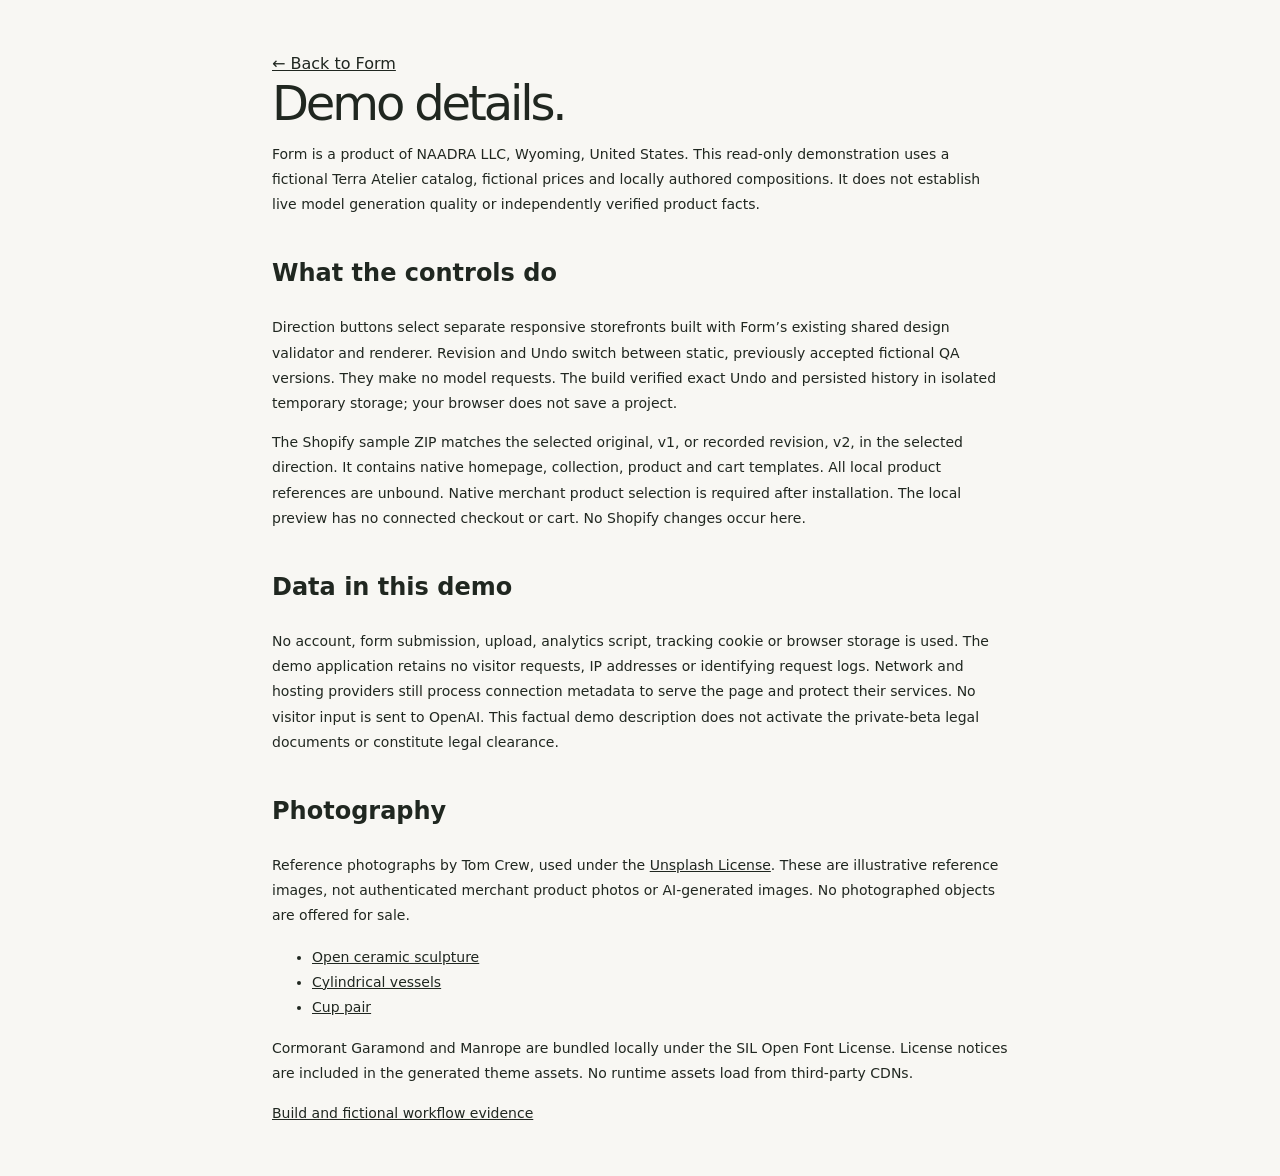
<file: credits.html>
<!doctype html>
<html lang="en">
  <head>
    <meta charset="utf-8" /><meta http-equiv="Content-Security-Policy" content="default-src 'none'; script-src 'self'; style-src 'self' 'unsafe-inline'; img-src 'self' data:; font-src 'self' data:; frame-src 'self'; connect-src 'none'; form-action 'none'; base-uri 'none'; object-src 'none'"><meta name="referrer" content="no-referrer">
    <meta name="viewport" content="width=device-width,initial-scale=1" />
    <title>Form demo details & credits</title>
    <link rel="stylesheet" href="/demo.css" />
  </head>
  <body>
    <main class="credits">
      <a href="/">← Back to Form</a>
      <h1>Demo details.</h1>
      <p>
        Form is a product of NAADRA LLC, Wyoming, United States. This read-only
        demonstration uses a fictional Terra Atelier catalog, fictional prices
        and locally authored compositions. It does not establish live model
        generation quality or independently verified product facts.
      </p>
      <h2>What the controls do</h2>
      <p>
        Direction buttons select separate responsive storefronts built with
        Form’s existing shared design validator and renderer. Revision and Undo
        switch between static, previously accepted fictional QA versions. They
        make no model requests. The build verified exact Undo and persisted
        history in isolated temporary storage; your browser does not save a
        project.
      </p>
      <p>
        The Shopify sample ZIP matches the selected original, v1, or recorded
        revision, v2, in the selected direction. It contains native homepage,
        collection, product and cart templates. All local product references are
        unbound. Native merchant product selection is required after
        installation. The local preview has no connected checkout or cart. No
        Shopify changes occur here.
      </p>
      <h2>Data in this demo</h2>
      <p>
        No account, form submission, upload, analytics script, tracking cookie
        or browser storage is used. The demo application retains no visitor
        requests, IP addresses or identifying request logs. Network and hosting
        providers still process connection metadata to serve the page and
        protect their services. No visitor input is sent to OpenAI. This factual
        demo description does not activate the private-beta legal documents or
        constitute legal clearance.
      </p>
      <h2>Photography</h2>
      <p>
        Reference photographs by Tom Crew, used under the
        <a href="https://unsplash.com/license" rel="noreferrer"
          >Unsplash License</a
        >. These are illustrative reference images, not authenticated merchant
        product photos or AI-generated images. No photographed objects are
        offered for sale.
      </p>
      <ul>
        <li>
          <a href="https://unsplash.com/photos/yKmBMyxndsI" rel="noreferrer"
            >Open ceramic sculpture</a
          >
        </li>
        <li>
          <a href="https://unsplash.com/photos/YFrureM6-pc" rel="noreferrer"
            >Cylindrical vessels</a
          >
        </li>
        <li>
          <a href="https://unsplash.com/photos/uDF1mW7EUwM" rel="noreferrer"
            >Cup pair</a
          >
        </li>
      </ul>
      <p>
        Cormorant Garamond and Manrope are bundled locally under the SIL Open
        Font License. License notices are included in the generated theme
        assets. No runtime assets load from third-party CDNs.
      </p>
      <p>
        <a href="/demo-proof.json">Build and fictional workflow evidence</a>
      </p>
    </main>
  </body>
</html>
</file>
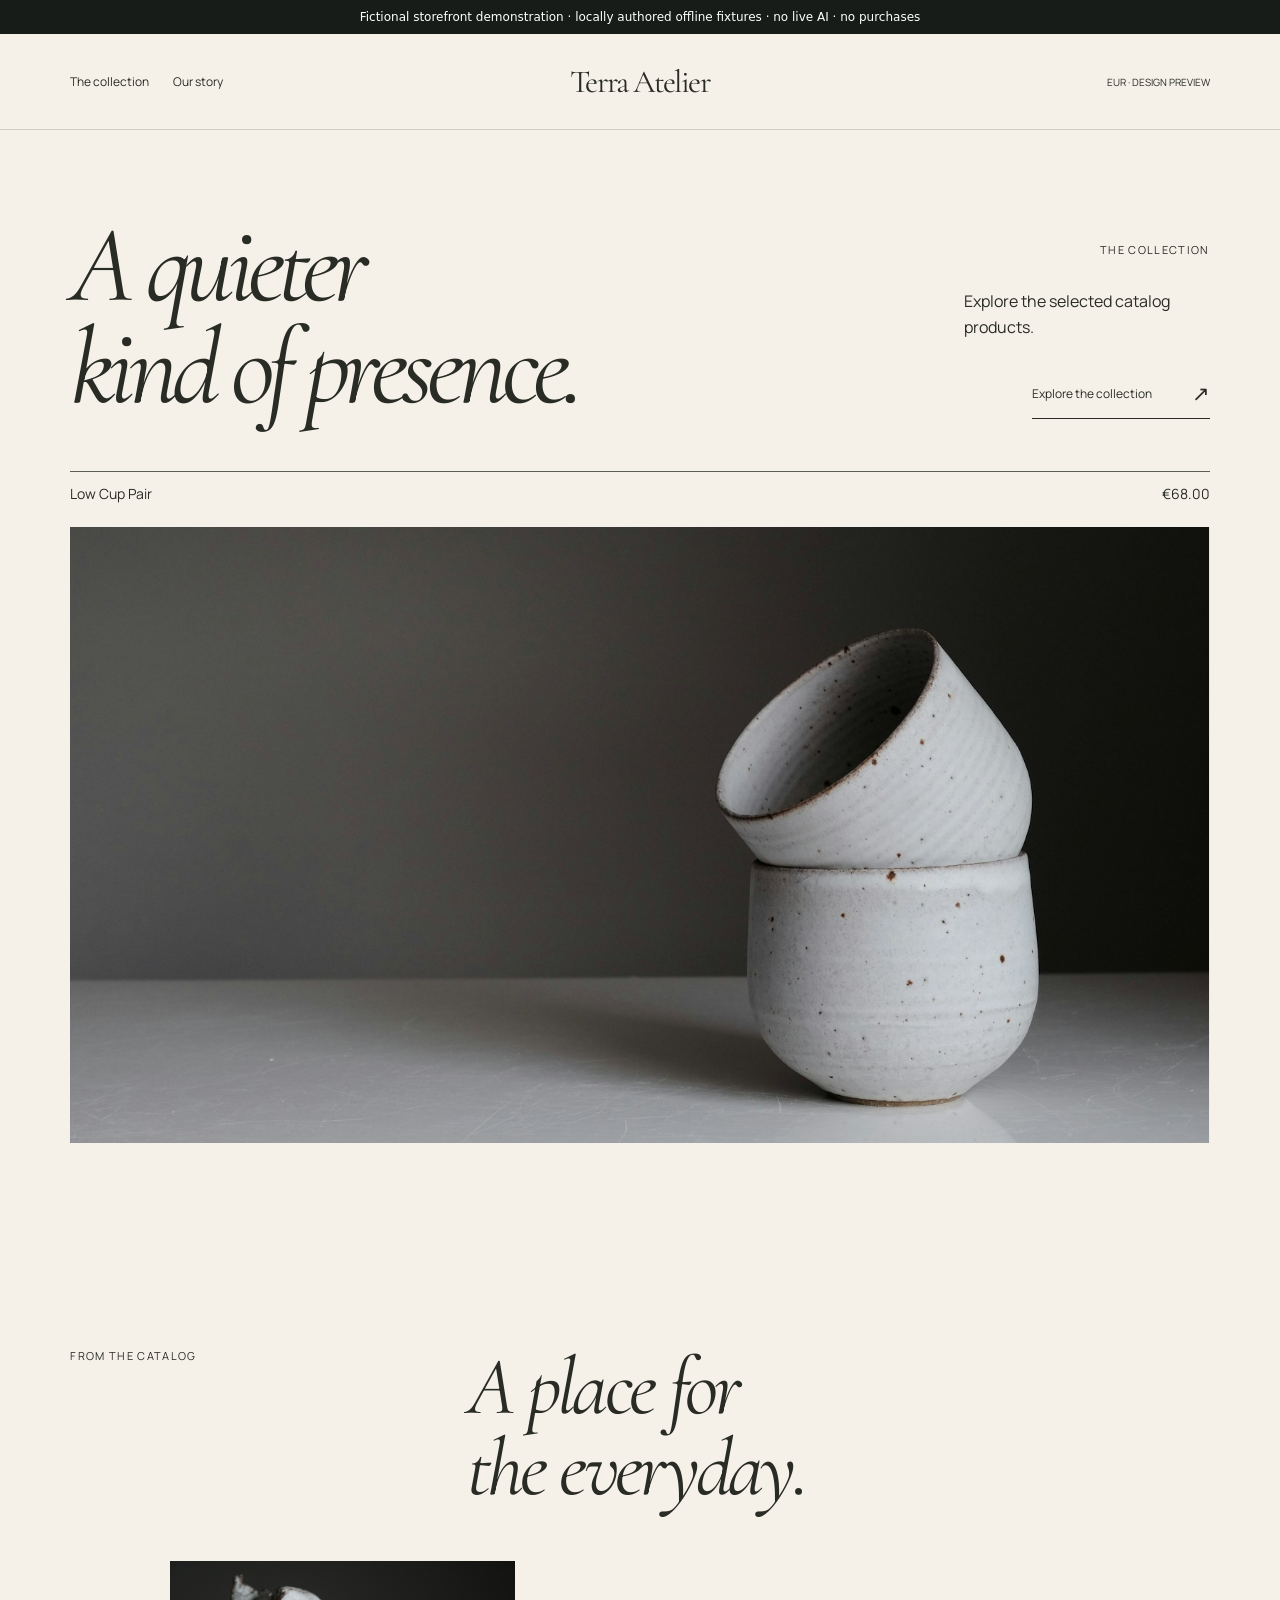
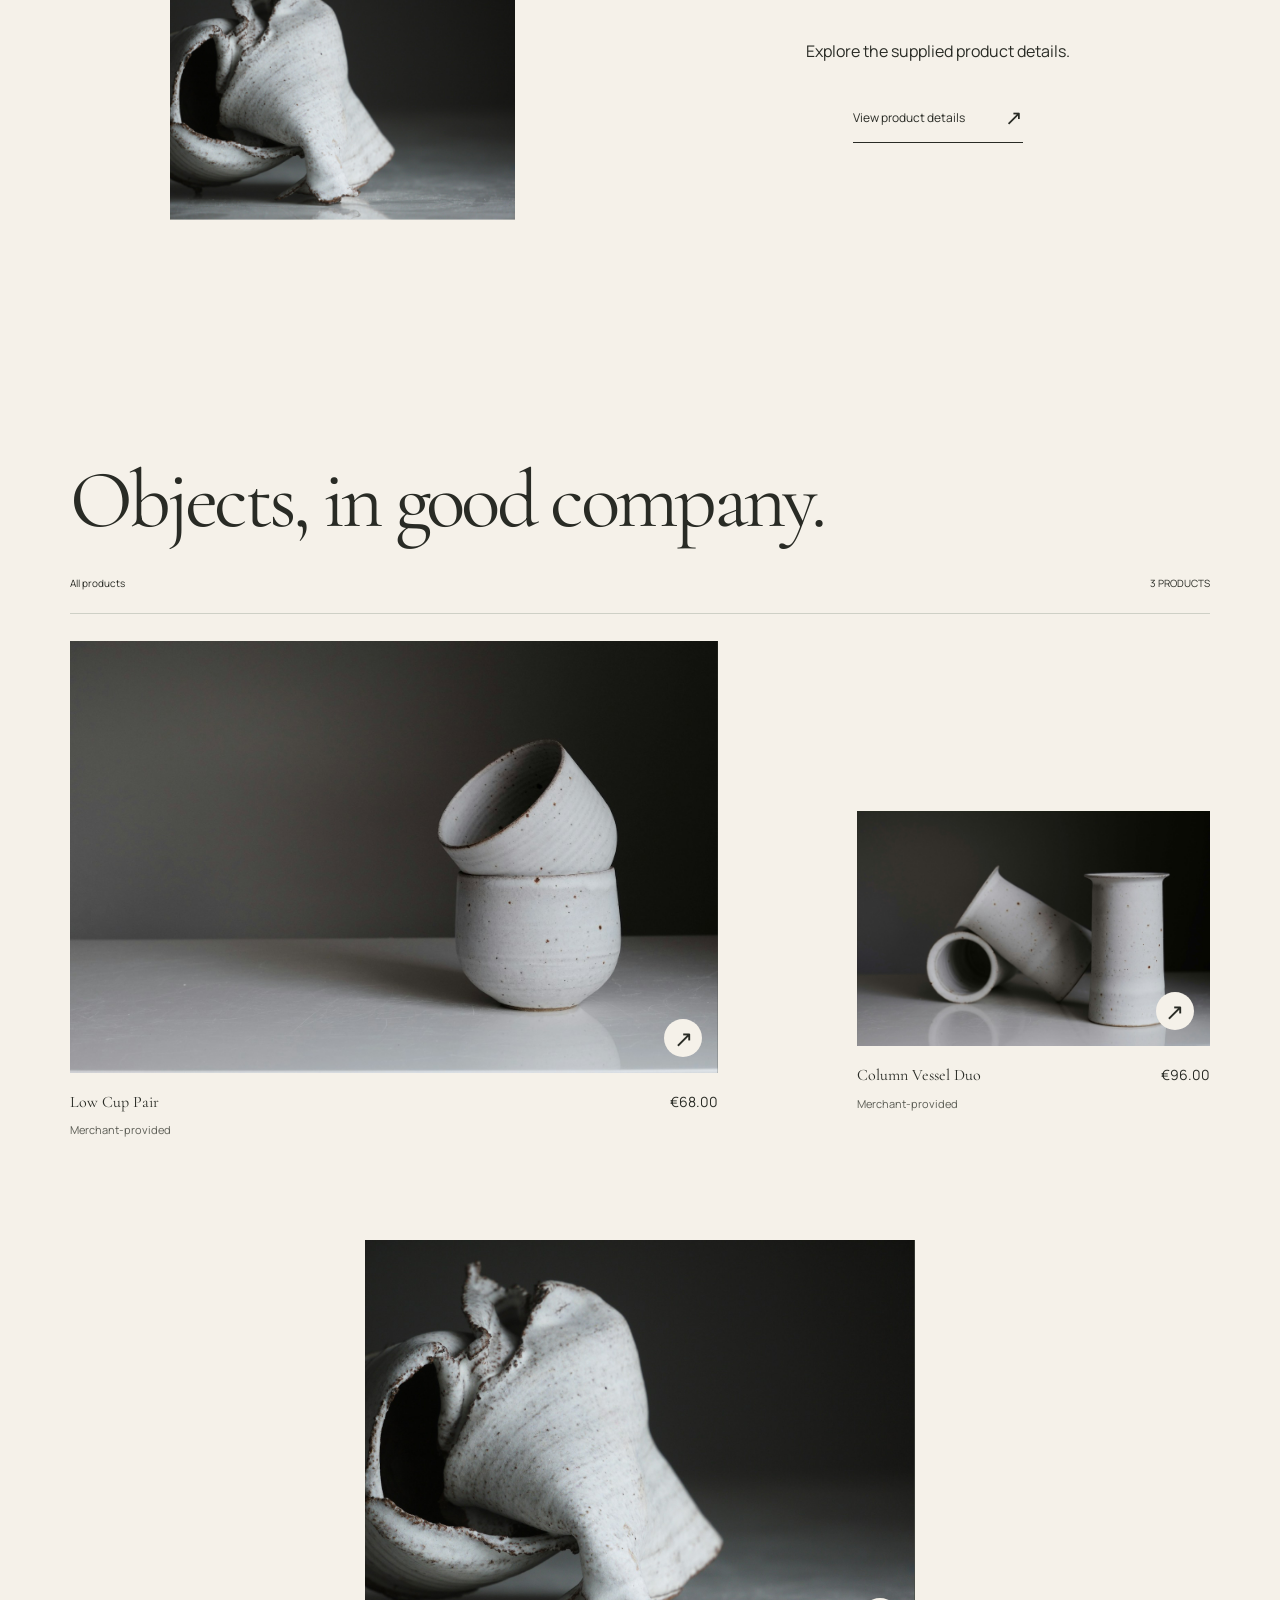
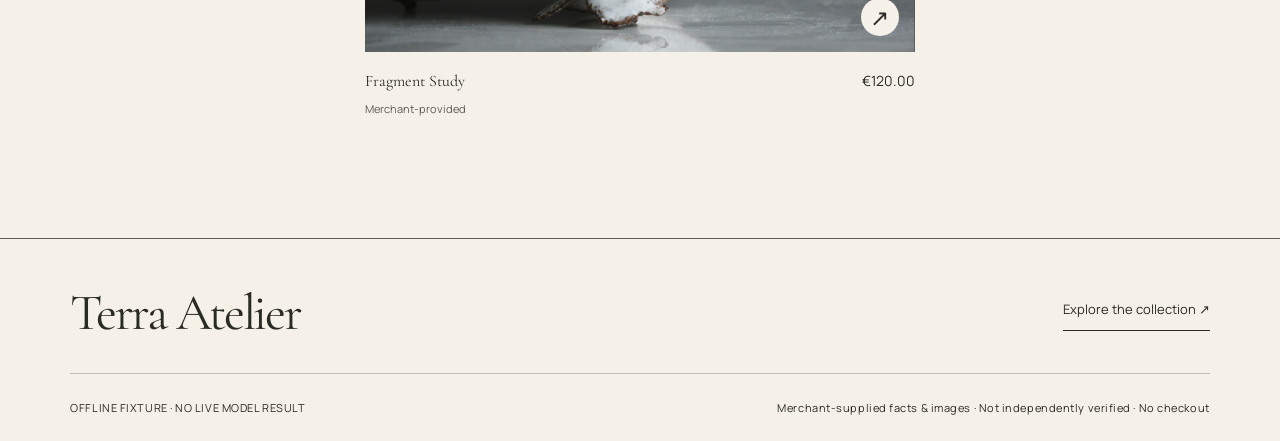
<file: editorial-revision.html>
<!doctype html><html lang="en"><head><meta charset="utf-8"><meta http-equiv="Content-Security-Policy" content="default-src 'none'; script-src 'self'; style-src 'self' 'unsafe-inline'; img-src 'self' data:; font-src 'self' data:; frame-src 'self'; connect-src 'none'; form-action 'none'; base-uri 'none'; object-src 'none'"><meta name="referrer" content="no-referrer"><meta name="viewport" content="width=device-width,initial-scale=1"><title>Terra Atelier — storefront preview</title><style>@font-face {
  font-family: Manrope;
  src: url("/assets/849290ef12a2eeb9af5c11924120d11aa4ae8b435ed3347d7fc8bc240c293ca3.woff2") format("woff2");
  font-weight: 400;
  font-display: swap;
}
@font-face {
  font-family: Manrope;
  src: url("/assets/f7ac6258da20ab7541939b59851155753d1d24f1b30cbcb949077a3faa3d1593.woff2") format("woff2");
  font-weight: 600;
  font-display: swap;
}
@font-face {
  font-family: Manrope;
  src: url("/assets/74c161dbcbce7c3590803cc72dc1f63313c360e13367aba5075a7b7b3818ea49.woff2") format("woff2");
  font-weight: 800;
  font-display: swap;
}
@font-face {
  font-family: Cormorant;
  src: url("/assets/6d37a86241a25d63f8fe6018b4c083449886b7165c1acb15edd0f574f690ecf7.ttf") format("truetype");
  font-weight: 400;
  font-style: normal;
  font-display: swap;
}
@font-face {
  font-family: Cormorant;
  src: url("/assets/0b9a8a33cfaa624d30f70f9b6686da769b319b8c37a55af16e29fef690108bbf.ttf") format("truetype");
  font-weight: 400;
  font-style: italic;
  font-display: swap;
}
:root {
  font-family: Manrope, Arial, sans-serif;
  color: #292b25;
  background: #f5f1e9;
  font-synthesis: none;
  font-optical-sizing: auto;
}
* {
  box-sizing: border-box;
}
html {
  scroll-behavior: auto;
  scroll-padding-top: 150px;
}
body {
  margin: 0;
}
button,
input,
select {
  font: inherit;
  color: inherit;
}
button,
a,
select {
  -webkit-tap-highlight-color: transparent;
}
button {
  cursor: pointer;
}
button:disabled {
  cursor: not-allowed;
  opacity: 0.5;
}
a {
  color: inherit;
  text-decoration: none;
}
button {
  border: 0;
  background: none;
}
button,
a,
summary,
input,
select {
  outline-offset: 5px;
}
button:focus-visible,
a:focus-visible,
summary:focus-visible,
input:focus-visible,
select:focus-visible {
  outline: 2px solid currentColor;
}
img {
  display: block;
  max-width: 100%;
}
figure,
h1,
h2,
h3,
p {
  margin: 0;
}
h1,
h2,
h3 {
  font-weight: 400;
}
dialog {
  color: #282c27;
}
dialog::backdrop {
  background: #10181088;
  backdrop-filter: blur(4px);
}
.sr-only {
  position: absolute;
  width: 1px;
  height: 1px;
  overflow: hidden;
  clip: rect(0, 0, 0, 0);
  white-space: nowrap;
}
.skip-link {
  position: fixed;
  left: 15px;
  top: -100px;
  padding: 15px;
  background: white;
  z-index: 100;
}
.skip-link:focus {
  top: 10px;
}
.store {
  --lab-height: 40px;
  --gap-none: 0px;
  --gap-xs: 8px;
  --gap-sm: 16px;
  --gap-md: 28px;
  --gap-lg: 52px;
  --gap-xl: 96px;
  --page: 5.5vw;
  --section: 120px;
  background: var(--bg);
  color: var(--ink);
  min-height: 100vh;
}
.store p {
  line-height: 1.65;
}
.store button,
.store a,
.store select {
  touch-action: manipulation;
}
.lab-bar {
  height: 40px;
  position: sticky;
  top: 0;
  background: #202821;
  color: #f5f3e9;
  z-index: 40;
  display: flex;
  align-items: center;
  justify-content: space-between;
  gap: 15px;
  padding: 0 24px;
  font-size: 10px;
  letter-spacing: 0.03em;
}
.lab-mark {
  font-size: 14px;
  letter-spacing: -0.06em;
  font-weight: 800;
  white-space: nowrap;
}
.lab-mark span {
  font-size: 9px;
  font-weight: 400;
  letter-spacing: 0.09em;
  margin-left: 9px;
}
.lab-bar nav {
  display: flex;
  gap: 23px;
  align-items: center;
}
.lab-bar nav a {
  padding: 12px 0;
  opacity: 0.7;
}
.lab-bar nav a[aria-current="page"],
.lab-bar nav a:hover {
  opacity: 1;
  border-bottom: 1px solid #e3e9c7;
}
.lab-bar nav a span {
  margin-left: 5px;
}
.lab-disclosure {
  font-size: 9px;
  opacity: 0.85;
  white-space: nowrap;
}
.store-header {
  height: 96px;
  display: flex;
  align-items: center;
  justify-content: space-between;
  padding: 0 var(--page);
  border-bottom: 1px solid color-mix(in srgb, var(--ink) 18%, transparent);
  background: var(--bg);
  position: sticky;
  top: var(--lab-height);
  z-index: 20;
  gap: 24px;
}
.wordmark {
  font-family: Cormorant, Georgia, serif;
  font-size: 38px;
  line-height: 0.7;
  letter-spacing: -1.7px;
  display: flex;
  align-items: baseline;
  gap: 6px;
  position: relative;
}
.wordmark span {
  font-style: italic;
}
.wordmark i {
  font-style: normal;
  font-family: Manrope, sans-serif;
  font-size: 23px;
  margin-left: 12px;
  line-height: 1;
}
.store-nav {
  display: flex;
  gap: 38px;
  font-size: 12px;
}
.store-nav a {
  position: relative;
  padding: 15px 0;
}
.store-nav a:after {
  content: "";
  position: absolute;
  height: 1px;
  bottom: 9px;
  left: 0;
  right: 100%;
  background: currentColor;
  transition: right 0.2s;
}
.store-nav a:hover:after {
  right: 0;
}
.header-end {
  display: flex;
  align-items: center;
  gap: 32px;
  font-size: 12px;
}
.currency {
  font-size: 10px;
  letter-spacing: 0.1em;
}
.bag-button {
  padding: 13px 0;
}
.menu-toggle {
  display: none;
}
.embedded-prototype {
  --lab-height: 0px;
}
.spec-node {
  min-width: 0;
  grid-column: var(--d-col, auto) / span var(--d-span, 1);
  grid-row: var(--d-row, auto);
  align-self: var(--d-align, stretch);
}
.spec-grid {
  display: grid;
  grid-template-columns: repeat(var(--columns), minmax(0, 1fr));
}
.spec-stack {
  display: flex;
  flex-direction: column;
}
.gap-none {
  gap: var(--gap-none);
}
.gap-xs {
  gap: var(--gap-xs);
}
.gap-sm {
  gap: var(--gap-sm);
}
.gap-md {
  gap: var(--gap-md);
}
.gap-lg {
  gap: var(--gap-lg);
}
.gap-xl {
  gap: var(--gap-xl);
}
.pad-page {
  padding: 40px var(--page);
}
.pad-section {
  padding: var(--section) var(--page);
}
.text-display {
  font-family: var(--display);
  font-size: clamp(80px, 10.8vw, 166px);
  letter-spacing: -0.065em;
  line-height: 0.89;
  white-space: pre-line;
}
.text-headline {
  font-family: var(--display);
  font-size: clamp(56px, 6.4vw, 100px);
  letter-spacing: -0.045em;
  line-height: 0.99;
  white-space: pre-line;
}
.text-title {
  font-family: var(--display);
  font-size: clamp(38px, 4vw, 62px);
  letter-spacing: -0.045em;
  line-height: 1.08;
  white-space: pre-line;
}
.text-body {
  font-size: 16px;
  line-height: 1.8;
  max-width: 42ch;
}
.text-small {
  font-size: 10px;
  letter-spacing: 0.12em;
  line-height: 1.7;
  white-space: pre-line;
}
.tone-muted {
  color: var(--muted);
}
.tone-inverse {
  color: #f7f3e9;
}
.italic {
  font-style: italic;
}
.media {
  width: 100%;
  min-height: 0;
  overflow: hidden;
  position: relative;
  background: #4d504a;
}
.media img {
  height: 100%;
  width: 100%;
  object-fit: cover;
  transition: transform 0.7s cubic-bezier(0.2, 0.7, 0.2, 1);
}
.media-landscape {
  aspect-ratio: 1.6;
}
.media-portrait {
  aspect-ratio: 0.8;
}
.media-square {
  aspect-ratio: 1;
}
.media-hero {
  height: min(76vh, 800px);
  min-height: 650px;
}
.treatment-circle {
  border-radius: 50%;
}
.treatment-tilt {
  transform: rotate(-5deg);
}
.shop-link {
  display: inline-flex;
  align-items: center;
  justify-content: space-between;
  gap: 40px;
  min-height: 50px;
  font-size: 12px;
}
.shop-link span {
  font-size: 21px;
  transition: transform 0.2s;
}
.shop-link:hover span {
  transform: translate(3px, -3px);
}
.link-solid {
  background: var(--accent);
  color: var(--accent-text);
  padding: 16px 22px;
  min-width: 220px;
}
.link-text {
  border-bottom: 1px solid currentColor;
  padding: 9px 0;
}
.product-card {
  display: block;
  min-width: 0;
}
.product-card figure {
  position: relative;
  overflow: hidden;
  aspect-ratio: 4/5;
  background: #4a4d46;
}
.product-card img {
  width: 100%;
  height: 100%;
  object-fit: cover;
  object-position: 70% 50%;
  transition: transform 0.65s cubic-bezier(0.2, 0.7, 0.2, 1);
}
.product-card:hover img {
  transform: scale(1.035);
}
.card-number {
  position: absolute;
  left: 18px;
  top: 15px;
  font-size: 11px;
  color: #fff;
  letter-spacing: 0.1em;
  background: #2228;
  padding: 3px 6px;
}
.card-arrow {
  position: absolute;
  bottom: 16px;
  right: 16px;
  width: 38px;
  height: 38px;
  border-radius: 50%;
  display: grid;
  place-items: center;
  background: var(--bg);
  color: var(--ink);
  font-size: 23px;
  transition: transform 0.2s;
}
.product-card:hover .card-arrow {
  transform: rotate(45deg);
}
.card-info {
  display: flex;
  align-items: baseline;
  justify-content: space-between;
  gap: 14px;
  margin-top: 18px;
  font-size: 13px;
}
.card-info h3 {
  font-size: 15px;
  font-weight: 400;
}
.card-info span {
  white-space: nowrap;
}
.card-category {
  font-size: 11px;
  color: var(--muted);
  margin-top: 8px;
}
.product-list-grid {
  display: grid;
  gap: 30px;
}
.product-list.spread .product-list-grid {
  grid-template-columns: repeat(12, minmax(0, 1fr));
  gap: 40px;
}
.spread .product-card:nth-child(1) {
  grid-column: 1 / span 7;
}
.spread .product-card:nth-child(2) {
  grid-column: 9 / span 4;
  margin-top: 170px;
}
.spread .product-card:nth-child(3) {
  grid-column: 4 / span 6;
  margin-top: 60px;
}
.spread .product-card:nth-child(1) figure {
  aspect-ratio: 1.25;
}
.spread .product-card:nth-child(3) figure {
  aspect-ratio: 1.5;
}
.shelf .product-list-grid {
  grid-template-columns: repeat(3, minmax(0, 1fr));
  gap: 28px;
  padding-bottom: 90px;
}
.shelf .product-card:nth-child(2) {
  transform: translateY(75px);
}
.shelf .product-card:nth-child(3) {
  transform: translateY(25px);
}
.directory .product-list-grid {
  grid-template-columns: repeat(3, minmax(0, 1fr));
  gap: 28px;
}
.directory .product-card figure {
  aspect-ratio: 1;
  background: #e4e3dd;
}
.directory .product-card img {
  object-fit: contain;
}
.directory .card-arrow {
  display: none;
}
.directory .card-number {
  left: 12px;
  top: 12px;
  font-size: 9px;
}
.directory .card-info h3 {
  font-size: 13px;
}
.catalog-filter {
  display: flex;
  justify-content: space-between;
  align-items: center;
  margin-bottom: 27px;
  padding-bottom: 15px;
  border-bottom: 1px solid #ced0c6;
  font-size: 10px;
}
.catalog-filter > div {
  display: flex;
  gap: 25px;
}
.catalog-filter button {
  padding: 10px 0;
  color: var(--muted);
  border-bottom: 1px solid transparent;
  font-size: 11px;
}
.catalog-filter button[aria-pressed="true"] {
  color: var(--ink);
  border-color: var(--ink);
}
.direction-editorial [data-node="lux-hero"] {
  position: relative;
  gap: 0;
}
.direction-editorial [data-node="lux-immersive"] {
  position: relative;
}
.direction-editorial [data-node="lux-immersive"]:after {
  content: "";
  position: absolute;
  inset: 0;
  background: linear-gradient(
    90deg,
    #101711b3 0%,
    #101711b3 58%,
    #1017110d 100%
  );
}
.direction-editorial [data-node="lux-overlay"] {
  position: relative;
  z-index: 2;
  padding: 55px 0;
  gap: 26px;
}
.direction-editorial [data-node="lux-title"] {
  font-size: clamp(100px, 11.4vw, 174px);
  letter-spacing: -0.057em;
}
.direction-editorial [data-node="lux-subtitle"] {
  font-size: 15px;
}
.direction-editorial [data-node="lux-shop"] .shop-link {
  background: #f5f1e9;
  color: #292b25;
  max-width: 250px;
  margin-top: 8px;
}
.direction-editorial [data-node="lux-caption"] {
  z-index: 2;
  font-size: 9px;
  margin: 0 25px 32px 0;
  letter-spacing: 0.07em;
}
.direction-editorial [data-node="lux-story"] {
  row-gap: 72px;
}
.direction-editorial [data-node="lux-story-index"] {
  padding-top: 14px;
}
.direction-editorial [data-node="lux-inset"] {
  max-height: 500px;
}
.direction-editorial [data-node="lux-story-copy"] {
  gap: 30px;
}
.direction-editorial [data-node="lux-collection"] {
  padding-top: 25px;
}
.direction-editorial [data-node="lux-collection-title"] {
  max-width: 850px;
  margin-bottom: 20px;
}
.direction-editorial .card-info h3 {
  font-family: Cormorant, Georgia, serif;
  font-size: 26px;
}
.direction-editorial .card-info > span {
  font-size: 13px;
}
.spacing-graphic {
  --section: 90px;
  --page: 4vw;
}
.direction-bold .wordmark {
  font-family: Manrope, sans-serif;
  font-size: 25px;
  font-weight: 800;
  letter-spacing: -1.6px;
  text-transform: uppercase;
  line-height: 1;
}
.direction-bold .wordmark span {
  font-style: normal;
}
.direction-bold .wordmark i {
  font-size: 29px;
  margin-left: 8px;
}
.direction-bold .store-header {
  height: 88px;
  border-color: var(--ink);
}
.direction-bold .text-display,
.direction-bold .text-headline {
  font-weight: 800;
  text-transform: uppercase;
  letter-spacing: -0.075em;
  line-height: 0.88;
}
.direction-bold [data-node="bold-poster"] {
  padding-top: 35px;
  padding-bottom: 70px;
  row-gap: 30px;
}
.direction-bold [data-node="bold-title"] {
  font-size: clamp(110px, 16vw, 240px);
  position: relative;
  z-index: 2;
}
.direction-bold [data-node="bold-circle"] {
  align-self: center;
  justify-self: center;
  width: 100%;
  max-width: 500px;
  transform: rotate(-6deg);
}
.direction-bold [data-node="bold-intro"] {
  align-self: center;
  gap: 22px;
  padding-right: 25px;
}
.direction-bold [data-node="bold-short"] {
  font-size: 20px;
  line-height: 1.5;
  max-width: 16ch;
}
.direction-bold [data-node="bold-footnote"] {
  font-size: 10px;
  white-space: pre-line;
  line-height: 2;
}
.direction-bold [data-node="bold-shop"] {
  background: #f2eee5;
}
.direction-bold [data-node="bold-shop-title"] {
  font-size: clamp(60px, 7vw, 110px);
  max-width: 800px;
}
.direction-bold .shelf .card-info h3 {
  font-size: 21px;
  font-weight: 800;
  letter-spacing: -0.05em;
}
.direction-bold .shelf .card-info > span {
  font-size: 17px;
}
.direction-bold .shelf .product-card:nth-child(1) figure {
  border-radius: 48% 48% 0 0;
}
.direction-bold .shelf .product-card:nth-child(3) figure {
  border-radius: 0 0 40% 40%;
}
.direction-bold [data-node="bold-story"] {
  border-top: 1px solid var(--ink);
}
.direction-bold [data-node="bold-story-title"] {
  font-size: clamp(50px, 6.5vw, 98px);
}
.direction-bold [data-node="bold-feature"] {
  grid-column: 5 / span 5;
  grid-row: 3;
}
.direction-bold .store-footer {
  background: #242820;
  color: #e8ed65;
}
.spacing-precise {
  --section: 85px;
  --page: 5vw;
}
.direction-minimal .store-header {
  height: 92px;
}
.direction-minimal .wordmark {
  font-size: 34px;
}
.direction-minimal .store-nav {
  gap: 28px;
}
.direction-minimal [data-node="min-intro"] {
  padding-top: 65px;
  padding-bottom: 50px;
  row-gap: 10px;
}
.direction-minimal [data-node="min-label"] {
  font-size: 9px;
  padding-top: 10px;
}
.direction-minimal [data-node="min-title"] {
  font-size: clamp(44px, 5vw, 74px);
  line-height: 1.08;
  letter-spacing: -0.06em;
  max-width: 800px;
}
.direction-minimal [data-node="min-intro-copy"] {
  font-size: 12px;
  line-height: 1.8;
  margin-top: 15px;
}
.direction-minimal [data-node="min-collection"] {
  padding-top: 0;
  padding-bottom: 65px;
}
.direction-minimal [data-node="min-story"] {
  border-top: 1px solid #d6d7cf;
  margin-top: 20px;
}
.direction-minimal [data-node="min-story-title"] {
  font-size: 44px;
  font-weight: 400;
}
.direction-minimal [data-node="min-story-body"] {
  font-size: 13px;
}
.direction-minimal [data-node="min-story-copy"] {
  gap: 24px;
}
.breadcrumb {
  font-size: 10px;
  display: flex;
  gap: 12px;
  padding: 25px var(--page);
  color: var(--muted);
}
.breadcrumb a {
  border-bottom: 1px solid currentColor;
}
.gallery figure {
  overflow: hidden;
  position: relative;
  background: #484b45;
}
.gallery img {
  height: 100%;
  width: 100%;
  object-fit: cover;
}
.gallery figcaption {
  font-size: 8px;
  letter-spacing: 0.1em;
  position: absolute;
  bottom: 16px;
  left: 18px;
  right: 18px;
  color: #fff;
  z-index: 2;
}
.gallery-stack {
  display: flex;
  flex-direction: column;
  gap: 32px;
}
.gallery-stack figure {
  aspect-ratio: 1.03;
}
.gallery-stack .gallery-detail {
  aspect-ratio: 1.25;
}
.gallery-detail img {
  transform: scale(1.55);
  object-position: 70% 40%;
}
.purchase {
  position: sticky;
  top: calc(var(--lab-height) + 135px);
  padding-bottom: 20px;
}
.purchase-top {
  display: flex;
  justify-content: space-between;
  gap: 12px;
  font-size: 8px;
  letter-spacing: 0.07em;
  line-height: 1.7;
  margin-bottom: 30px;
}
.purchase h1 {
  font-family: var(--display);
  font-size: 64px;
  line-height: 0.95;
  letter-spacing: -0.045em;
  margin-bottom: 20px;
}
.purchase-price {
  font-size: 20px;
  display: flex;
  align-items: baseline;
  gap: 20px;
  margin-bottom: 25px;
}
.purchase-price span {
  font-size: 9px;
  color: var(--muted);
}
.purchase-description {
  font-size: 13px;
  line-height: 1.9 !important;
  margin-bottom: 30px;
  max-width: 42ch;
}
.variant-label {
  font-size: 10px;
  display: block;
  margin-bottom: 10px;
}
.purchase select {
  height: 50px;
  border: 1px solid color-mix(in srgb, var(--ink) 50%, transparent);
  width: 100%;
  background: transparent;
  padding: 0 14px;
  border-radius: 0;
  font-size: 11px;
}
.purchase-actions {
  display: flex;
  gap: 10px;
  margin-top: 14px;
}
.quantity {
  border: 1px solid var(--ink);
  display: flex;
  align-items: center;
  height: 53px;
}
.quantity button {
  height: 100%;
  width: 32px;
  font-size: 17px;
}
.quantity output {
  font-size: 11px;
  min-width: 20px;
  text-align: center;
}
.add-button {
  background: var(--accent);
  color: var(--accent-text);
  padding: 15px 17px;
  display: flex;
  align-items: center;
  justify-content: space-between;
  gap: 18px;
  flex: 1;
  font-size: 11px;
  min-height: 53px;
  white-space: nowrap;
}
.availability {
  font-size: 9px;
  color: var(--muted);
  margin-top: 12px !important;
}
.product-details {
  border-top: 1px solid color-mix(in srgb, var(--ink) 20%, transparent);
  border-bottom: 1px solid color-mix(in srgb, var(--ink) 20%, transparent);
  margin-top: 30px;
  font-size: 11px;
}
.product-details summary {
  cursor: pointer;
  list-style: none;
  padding: 18px 0;
  display: flex;
  justify-content: space-between;
}
.product-details ul {
  padding-left: 16px;
  line-height: 2;
  margin-top: 0;
  margin-bottom: 25px;
  font-size: 11px;
}
.reference-note {
  font-size: 9px;
  line-height: 1.8 !important;
  color: var(--muted);
  margin-top: 22px !important;
  max-width: 48ch;
}
.direction-editorial [data-node="lux-product"] {
  padding-top: 15px;
  align-items: start;
  min-height: 1100px;
}
.purchase-editorial h1 {
  font-size: 78px;
  font-style: italic;
}
.purchase-editorial .purchase-top > span:last-child {
  display: none;
}
.direction-bold .breadcrumb {
  border-bottom: 1px solid var(--ink);
}
.direction-bold [data-node="bold-product"] {
  align-items: start;
}
.gallery-stage {
  background: #cbb4a8;
  padding: 45px;
}
.gallery-stage figure {
  aspect-ratio: 1;
  height: auto;
  transform: rotate(-3deg);
}
.gallery-stage figure img {
  object-position: 70% 50%;
  transition: transform 0.35s;
}
.gallery-stage .selected-detail img {
  transform: scale(1.45);
}
.gallery-switch {
  display: flex;
  justify-content: space-between;
  align-items: center;
  margin-top: 35px;
  font-size: 9px;
}
.gallery-switch button {
  width: 45px;
  height: 45px;
  border: 1px solid #333;
  border-radius: 50%;
  font-size: 20px;
}
.direction-bold [data-node="bold-purchase"] {
  padding: 50px 42px 40px;
}
.purchase-poster h1 {
  font-size: clamp(54px, 5.3vw, 85px);
  font-weight: 800;
  text-transform: uppercase;
  letter-spacing: -0.075em;
  max-width: 400px;
}
.purchase-poster .purchase-top {
  margin-bottom: 25px;
}
.purchase-poster .product-tabs {
  display: flex;
  gap: 24px;
  border-bottom: 1px solid var(--ink);
  margin-top: 30px;
}
.product-tabs button {
  font-size: 11px;
  padding: 15px 0;
  border-bottom: 2px solid transparent;
}
.product-tabs button[aria-selected="true"] {
  border-color: var(--ink);
  font-weight: 800;
}
.product-tab-panel {
  font-size: 12px;
  line-height: 1.8;
  min-height: 90px;
  padding-top: 20px;
}
.product-tab-panel ul {
  padding-left: 16px;
  margin: 0;
}
.gallery-filmstrip {
  display: grid;
  grid-template-columns: 70px minmax(0, 1fr);
  gap: 20px;
  align-items: start;
}
.gallery-filmstrip figure {
  aspect-ratio: 1;
  min-height: 470px;
  background: #e3e1da;
}
.gallery-filmstrip figure img {
  object-fit: contain;
}
.gallery-filmstrip figure.selected-detail img {
  object-fit: cover;
  transform: scale(1.4);
}
.gallery-filmstrip figcaption {
  color: #30332b;
  background: #f7f6efe6;
  padding: 7px;
  left: 10px;
  right: auto;
  bottom: 10px;
}
.gallery-thumbs {
  display: flex;
  flex-direction: column;
  gap: 12px;
}
.gallery-thumbs button {
  overflow: hidden;
  border: 1px solid transparent;
  padding: 3px;
  height: 75px;
  background: #e3e1da;
}
.gallery-thumbs button[aria-pressed="true"] {
  border-color: var(--ink);
}
.gallery-thumbs img {
  object-fit: cover;
  width: 62px;
  height: 67px;
}
.gallery-thumbs img.cropped {
  transform: scale(1.7);
}
.purchase-precise h1 {
  font-size: 39px;
  font-weight: 400;
  letter-spacing: -0.05em;
  line-height: 1.15;
}
.purchase-precise .purchase-top {
  font-size: 8px;
  margin-bottom: 24px;
}
.purchase-precise .purchase-top > span:last-child {
  display: none;
}
.purchase-precise .purchase-price {
  font-size: 19px;
  margin-bottom: 20px;
}
.purchase-precise .purchase-description {
  font-size: 12px;
  margin-bottom: 23px;
}
.purchase-precise .reference-note {
  font-size: 9px;
}
.direction-minimal [data-node="min-product"] {
  padding-top: 12px;
  padding-bottom: 100px;
}
.related {
  padding: 90px var(--page);
  border-top: 1px solid color-mix(in srgb, var(--ink) 20%, transparent);
}
.related h2 {
  font-family: var(--display);
  font-size: 50px;
  letter-spacing: -0.04em;
  margin: 18px 0 40px;
}
.related > div {
  display: grid;
  grid-template-columns: 1fr 1fr;
  gap: 35px;
  max-width: 850px;
}
.related figure {
  aspect-ratio: 1.4;
}
.store-footer {
  padding: 70px var(--page) 25px;
  background: #e8e5dc;
  display: grid;
  grid-template-columns: 2fr 1fr;
  gap: 70px 40px;
}
.footer-brand > span {
  font-family: Cormorant, Georgia, serif;
  font-size: clamp(62px, 9vw, 150px);
  letter-spacing: -0.07em;
  line-height: 1;
}
.footer-brand p {
  font-size: 12px;
  margin-top: 20px;
}
.store-footer > div:nth-child(2) {
  display: flex;
  flex-direction: column;
  align-items: flex-start;
  justify-content: center;
  gap: 24px;
  font-size: 11px;
}
.store-footer button {
  padding: 0;
  border-bottom: 1px solid currentColor;
  padding-bottom: 4px;
  font-size: 10px;
}
.footer-bottom {
  grid-column: 1/-1;
  border-top: 1px solid color-mix(in srgb, currentColor 25%, transparent);
  padding-top: 25px;
  display: flex;
  justify-content: space-between;
  gap: 20px;
  font-size: 8px;
  letter-spacing: 0.05em;
}
.bag {
  position: fixed;
  inset: 0 0 0 auto;
  margin: 0;
  height: 100dvh;
  max-height: none;
  max-width: none;
  width: min(520px, 100%);
  border: 0;
  padding: 30px;
  background: #f8f6ef;
  overflow: auto;
}
.bag-heading {
  display: flex;
  justify-content: space-between;
  align-items: center;
  gap: 20px;
  padding-bottom: 30px;
  border-bottom: 1px solid #d5d7cb;
}
.bag-heading h2 {
  font-family: Cormorant, serif;
  font-size: 40px;
  letter-spacing: -1px;
}
.bag-heading h2 span {
  font:
    12px Manrope,
    sans-serif;
}
.bag-heading button {
  width: 40px;
  height: 40px;
  font-size: 30px;
}
.bag-items {
  padding: 10px 0;
}
.bag-line {
  display: grid;
  grid-template-columns: 88px 1fr auto;
  gap: 15px;
  padding: 25px 0;
  border-bottom: 1px solid #d5d7cb;
}
.bag-line > img {
  width: 88px;
  height: 108px;
  object-fit: cover;
}
.bag-line a {
  font-size: 13px;
}
.bag-line p {
  font-size: 10px;
  color: #586052;
  margin: 10px 0 16px;
}
.bag-line > strong {
  font-size: 12px;
  font-weight: 400;
}
.line-quantity {
  display: flex;
  align-items: center;
  gap: 13px;
  font-size: 11px;
}
.line-quantity button {
  padding: 6px 2px;
  font-size: 14px;
}
.line-quantity .remove-line {
  margin-left: 8px;
  font-size: 9px;
  border-bottom: 1px solid currentColor;
}
.bag-total {
  display: flex;
  justify-content: space-between;
  padding: 25px 0;
  font-size: 18px;
}
.bag-total strong {
  font-weight: 400;
}
.bag-disclaimer {
  font-size: 11px;
  line-height: 1.8;
  color: #586052;
  margin-bottom: 25px;
}
.continue-button {
  background: #2b3228;
  color: #fff;
  min-height: 50px;
  padding: 15px 23px;
  width: 100%;
  font-size: 12px;
  text-align: left;
  display: block;
}
.bag-empty {
  padding: 70px 15px;
  text-align: center;
}
.empty-mark {
  font-size: 85px;
  color: #747d66;
}
.bag-empty h3 {
  font-family: Cormorant, serif;
  font-size: 38px;
  line-height: 1.1;
  margin: 25px 0;
}
.bag-empty p {
  font-size: 12px;
  margin-bottom: 40px;
}
.bag-empty .continue-button {
  text-align: center;
}
.spec-dialog {
  width: min(850px, 94vw);
  max-height: 90dvh;
  border: 0;
  padding: 48px;
  background: #f8f7ef;
  position: fixed;
}
.dialog-close {
  position: absolute;
  top: 15px;
  right: 20px;
  font-size: 30px;
}
.spec-dialog h2 {
  font-family: Cormorant, serif;
  font-size: 50px;
  margin: 15px 0;
}
.spec-dialog p {
  font-size: 13px;
  line-height: 1.8;
  max-width: 65ch;
  margin-bottom: 25px;
}
.spec-dialog pre {
  font: 11px/1.7 monospace;
  overflow: auto;
  padding: 25px;
  background: #e9ede3;
  margin-bottom: 0;
}
.motion-reveal {
  animation: reveal 0.6s ease both;
}
@keyframes reveal {
  from {
    opacity: 0;
    transform: translateY(10px);
  }
  to {
    opacity: 1;
    transform: none;
  }
}
.lab-home,
.benchmark {
  background: #f5f3eb;
  min-height: 100vh;
}
.lab-home > header {
  padding: 90px 6vw 70px;
  max-width: 1250px;
}
.lab-kicker {
  font-size: 10px;
  letter-spacing: 0.15em;
  color: #535d4d;
}
.lab-home h1,
.benchmark-heading h1 {
  font-size: clamp(58px, 6vw, 90px);
  font-weight: 400;
  letter-spacing: -0.065em;
  line-height: 1.02;
  margin: 25px 0;
}
.lab-home h1 em {
  font-family: Cormorant, serif;
  font-size: 1.25em;
  font-weight: 400;
  letter-spacing: -0.04em;
}
.lab-home > header p,
.benchmark-heading > p {
  max-width: 680px;
  font-size: 15px;
  line-height: 1.9;
  color: #5b6256;
}
.lab-primary {
  display: inline-block;
  margin-top: 30px;
  background: #273124;
  color: white;
  padding: 18px 25px;
  font-size: 12px;
}
.lab-directions {
  display: grid;
  grid-template-columns: repeat(3, minmax(0, 1fr));
  gap: 25px;
  padding: 0 6vw 90px;
}
.lab-direction {
  display: flex;
  flex-direction: column;
  padding: 18px;
  background: #e9e5d9;
}
.lab-direction img {
  width: 100%;
  aspect-ratio: 1.2;
  object-fit: cover;
  margin-bottom: 25px;
}
.lab-direction > span {
  font-size: 9px;
  letter-spacing: 0.08em;
}
.lab-direction h2 {
  font-family: Cormorant, serif;
  font-size: 43px;
  letter-spacing: -0.05em;
  line-height: 1.05;
  margin: 16px 0;
}
.lab-direction p {
  font-size: 10px;
  margin-top: auto;
  padding-top: 20px;
}
.lab-direction.bold {
  background: #e8ed65;
}
.lab-direction.bold h2 {
  font-family: Manrope, sans-serif;
  font-weight: 800;
  font-size: 37px;
}
.lab-direction.minimal {
  background: white;
}
.lab-direction.minimal h2 {
  font-family: Manrope, sans-serif;
  font-size: 32px;
}
.lab-home > section {
  padding: 75px 6vw;
  border-top: 1px solid #cbd0c1;
}
.lab-home > section h2 {
  font-size: 38px;
  letter-spacing: -0.04em;
  margin-bottom: 25px;
}
.lab-home > section > p {
  font-size: 13px;
  line-height: 1.9;
  max-width: 85ch;
  color: #555d4f;
}
.lab-facts {
  display: grid;
  grid-template-columns: repeat(3, 1fr);
  gap: 40px;
  margin: 45px 0;
}
.lab-facts p {
  font-size: 12px;
  line-height: 1.9;
}
.lab-fine {
  font-size: 10px !important;
}
.benchmark-heading {
  padding: 65px 4vw 45px;
}
.benchmark-heading h1 {
  font-size: 66px;
}
.benchmark-controls {
  display: flex;
  gap: 30px;
  margin-top: 35px;
}
.benchmark-controls > div {
  display: flex;
  border: 1px solid #a5ad99;
}
.benchmark-controls button {
  padding: 12px 18px;
  font-size: 11px;
}
.benchmark-controls button[aria-pressed="true"] {
  background: #253021;
  color: white;
}
.comparison-grid {
  display: grid;
  grid-template-columns: repeat(4, minmax(0, 1fr));
  gap: 22px;
  padding: 0 3vw 70px;
}
.comparison-label {
  display: flex;
  gap: 10px;
  align-items: center;
  padding-bottom: 15px;
}
.comparison-label > span {
  font-size: 9px;
  border: 1px solid #9ba58e;
  padding: 7px;
}
.comparison-label h2 {
  font-size: 13px;
  letter-spacing: -0.03em;
}
.comparison-window {
  height: 460px;
  overflow: hidden;
  background: white;
  border: 1px solid #d3d7c9;
}
.comparison-scaled {
  width: var(--frame-width);
  height: 1900px;
  transform-origin: top left;
  transform: scale(var(--frame-scale));
}
.comparison-scaled iframe {
  display: block;
  border: 0;
  width: 100%;
  height: 1900px;
}
.comparison-grid > article > p {
  font-size: 11px;
  line-height: 1.8;
  color: #5a6452;
  min-height: 65px;
  margin-top: 18px;
}
.comparison-grid > article > a {
  font-size: 10px;
  display: inline-block;
  border-bottom: 1px solid currentColor;
  padding-bottom: 6px;
  margin-top: 10px;
}
.baseline-note {
  padding: 28px;
  font-size: 12px;
  line-height: 1.8;
}
.baseline-note h3 {
  font-size: 24px;
  margin-bottom: 20px;
}
.benchmark-notes {
  padding: 60px 5vw;
  background: #e5eadb;
}
.benchmark-notes h2 {
  font-size: 34px;
  letter-spacing: -0.04em;
  margin-bottom: 30px;
}
.benchmark-notes > div {
  display: grid;
  grid-template-columns: repeat(3, 1fr);
  gap: 40px;
}
.benchmark-notes p {
  font-size: 12px;
  line-height: 1.9;
}
.benchmark-notes strong {
  display: block;
  font-size: 16px;
  margin-bottom: 10px;
}
.not-found {
  padding: 100px 8vw;
}
.not-found h1 {
  font-size: 54px;
  margin-bottom: 40px;
}
@media (min-width: 1700px) {
  .comparison-scaled {
    transform: scale(0.29);
  }
  .comparison-window {
    height: 550px;
  }
}
@media (max-width: 1100px) and (min-width: 701px) {
  .lab-disclosure {
    display: none;
  }
  .store-nav {
    gap: 20px;
  }
  .purchase h1 {
    font-size: 55px;
  }
  .purchase-poster h1 {
    font-size: 58px;
  }
  .direction-bold [data-node="bold-purchase"] {
    padding: 35px 25px;
  }
  .gallery-stage {
    padding: 25px;
  }
  .purchase-actions {
    flex-direction: column;
  }
  .quantity {
    justify-content: space-between;
    max-width: 125px;
  }
  .comparison-grid {
    grid-template-columns: repeat(2, 1fr);
  }
}
@media (max-width: 700px) {
  html {
    scroll-padding-top: 125px;
  }
  .store {
    --lab-height: 44px;
    --page: 22px;
    --section: 65px;
    --gap-lg: 30px;
    --gap-xl: 50px;
  }
  .lab-bar {
    height: 44px;
    padding: 0 13px;
    gap: 8px;
  }
  .lab-mark {
    font-size: 12px;
  }
  .lab-mark span,
  .lab-disclosure,
  .lab-bar nav a span {
    display: none;
  }
  .lab-bar nav {
    gap: 17px;
  }
  .lab-bar nav a {
    font-size: 10px;
  }
  .store-header,
  .direction-bold .store-header,
  .direction-minimal .store-header {
    height: 78px;
    gap: 12px;
  }
  .wordmark,
  .direction-minimal .wordmark {
    font-size: 31px;
    letter-spacing: -1.5px;
    gap: 3px;
  }
  .wordmark i {
    font-size: 18px;
    margin-left: 4px;
  }
  .direction-bold .wordmark {
    font-size: 19px;
    letter-spacing: -1.2px;
    gap: 3px;
  }
  .direction-bold .wordmark i {
    font-size: 21px;
  }
  .header-end {
    gap: 18px;
    font-size: 11px;
  }
  .currency {
    display: none;
  }
  .menu-toggle {
    display: block;
    font-size: 10px;
    padding: 12px 0;
  }
  .store-nav {
    display: none;
    position: absolute;
    top: 78px;
    left: 0;
    right: 0;
    background: var(--bg);
    padding: 25px 22px;
    border-bottom: 1px solid currentColor;
  }
  .store-nav.is-open {
    display: flex;
    flex-direction: column;
    gap: 5px;
  }
  .spec-node {
    grid-column: var(--m-col, auto) / span var(--m-span, 1);
    grid-row: var(--m-row, auto);
    align-self: var(--m-align, stretch);
  }
  .spec-grid {
    grid-template-columns: repeat(var(--phone-columns, 1), minmax(0, 1fr));
    gap: var(--phone-gap, var(--gap-md));
  }
  .pad-page {
    padding: 30px var(--page);
  }
  .pad-section {
    padding: var(--section) var(--page);
  }
  .text-display {
    font-size: 84px;
  }
  .text-headline {
    font-size: 54px;
  }
  .text-title {
    font-size: 39px;
  }
  .text-body {
    font-size: 14px;
  }
  .text-small {
    font-size: 8px;
    letter-spacing: 0.1em;
  }
  .media-hero {
    height: 630px;
    min-height: 0;
  }
  .media-portrait {
    aspect-ratio: 0.9;
  }
  .link-solid {
    min-width: 210px;
    padding: 16px 20px;
  }
  .shop-link {
    font-size: 11px;
  }
  .direction-editorial [data-node="lux-hero"] {
    gap: 0;
  }
  .direction-editorial [data-node="lux-immersive"] img {
    object-position: 70% center;
  }
  .direction-editorial [data-node="lux-immersive"]:after {
    background: linear-gradient(90deg, #101711cc, #101711aa);
  }
  .direction-editorial [data-node="lux-overlay"] {
    padding: 45px 25px;
    gap: 26px;
    width: 100%;
    align-self: start;
  }
  .direction-editorial [data-node="lux-title"] {
    font-size: 100px;
    letter-spacing: -0.06em;
    max-width: 340px;
  }
  .direction-editorial [data-node="lux-subtitle"] {
    font-size: 13px;
    max-width: 22ch;
  }
  .direction-editorial [data-node="lux-caption"] {
    background: #292e26;
    padding: 16px 22px;
    margin: 0;
    font-size: 8px;
    width: 100%;
  }
  .direction-editorial [data-node="lux-story"] {
    row-gap: 28px;
  }
  .direction-editorial [data-node="lux-story-title"] {
    font-size: 59px;
  }
  .direction-editorial [data-node="lux-inset"] {
    margin-top: 10px;
  }
  .direction-editorial [data-node="lux-story-copy"] {
    padding-top: 10px;
    gap: 20px;
  }
  .direction-editorial [data-node="lux-collection"] {
    padding-top: 15px;
  }
  .direction-editorial [data-node="lux-collection-title"] {
    font-size: 55px;
  }
  .product-list.spread .product-list-grid {
    grid-template-columns: repeat(2, minmax(0, 1fr));
    gap: 35px 14px;
  }
  .spread .product-card:nth-child(1) {
    grid-column: 1/-1;
  }
  .spread .product-card:nth-child(2) {
    grid-column: 1;
    transform: none;
    margin-top: 0;
  }
  .spread .product-card:nth-child(3) {
    grid-column: 2;
    transform: none;
    margin-top: 65px;
  }
  .spread .product-card:nth-child(2) figure,
  .spread .product-card:nth-child(3) figure {
    aspect-ratio: 0.75;
  }
  .direction-editorial .card-info h3 {
    font-size: 21px;
  }
  .direction-editorial .spread .product-card:not(:first-child) .card-info {
    display: block;
  }
  .direction-editorial
    .spread
    .product-card:not(:first-child)
    .card-info
    > span {
    display: block;
    margin-top: 8px;
    font-size: 11px;
  }
  .card-category {
    font-size: 9px;
  }
  .card-info {
    font-size: 12px;
    margin-top: 13px;
  }
  .card-info h3 {
    font-size: 12px;
  }
  .card-number {
    top: 10px;
    left: 10px;
    font-size: 8px;
  }
  .card-arrow {
    width: 32px;
    height: 32px;
    font-size: 20px;
    bottom: 12px;
    right: 12px;
  }
  .direction-bold [data-node="bold-poster"] {
    padding-top: 28px;
    padding-bottom: 45px;
    gap: 24px;
  }
  .direction-bold [data-node="bold-title"] {
    font-size: 18vw;
    line-height: 0.87;
    letter-spacing: -0.085em;
  }
  .direction-bold [data-node="bold-circle"] {
    grid-row: 3;
    width: 80%;
    max-width: 300px;
    margin: 8px auto;
  }
  .direction-bold [data-node="bold-intro"] {
    padding-right: 0;
    flex-direction: row;
    align-items: center;
    justify-content: space-between;
    gap: 20px;
  }
  .direction-bold [data-node="bold-short"] {
    font-size: 13px;
    max-width: 15ch;
  }
  .direction-bold [data-node="bold-main-link"] .shop-link {
    min-width: 155px;
    gap: 14px;
    padding: 14px;
    font-size: 10px;
  }
  .direction-bold [data-node="bold-footnote"] {
    font-size: 8px;
    text-align: right;
  }
  .direction-bold [data-node="bold-shop-title"] {
    font-size: clamp(40px, 13.4vw, 55px);
  }
  .shelf .product-list-grid {
    display: flex;
    gap: 20px;
    overflow-x: auto;
    padding: 5px 4px 15px;
    scroll-snap-type: x mandatory;
  }
  .shelf .product-card {
    min-width: 83%;
    scroll-snap-align: start;
  }
  .shelf .product-card:nth-child(2),
  .shelf .product-card:nth-child(3) {
    transform: none;
  }
  .direction-bold .shelf .card-info h3 {
    font-size: 19px;
  }
  .direction-bold [data-node="bold-story-title"] {
    font-size: 51px;
  }
  .direction-bold [data-node="bold-story-number"] {
    font-size: 32px;
  }
  .direction-bold [data-node="bold-feature"] {
    grid-column: 1;
    grid-row: auto;
  }
  .direction-minimal [data-node="min-intro"] {
    padding-top: 40px;
    padding-bottom: 30px;
    row-gap: 20px;
  }
  .direction-minimal [data-node="min-title"] {
    font-size: 42px;
  }
  .direction-minimal [data-node="min-intro-copy"] {
    font-size: 12px;
    margin-top: 0;
    max-width: 30ch;
  }
  .direction-minimal [data-node="min-collection"] {
    padding-bottom: 40px;
  }
  .directory .product-list-grid {
    grid-template-columns: repeat(2, minmax(0, 1fr));
    gap: 35px 15px;
  }
  .directory .product-card:first-child {
    grid-column: 1/-1;
  }
  .directory .product-card:first-child figure {
    aspect-ratio: 1.25;
  }
  .directory .product-card .card-info {
    display: block;
  }
  .directory .card-info > span {
    display: block;
    margin-top: 6px;
    font-size: 11px;
  }
  .directory .product-card .card-info h3 {
    font-size: 12px;
  }
  .catalog-filter {
    margin-bottom: 22px;
    font-size: 8px;
  }
  .catalog-filter > div {
    gap: 16px;
  }
  .catalog-filter button {
    font-size: 9px;
  }
  .direction-minimal [data-node="min-story"] {
    gap: 35px;
    margin-top: 0;
  }
  .direction-minimal [data-node="min-story-title"] {
    font-size: 39px;
  }
  .breadcrumb {
    padding: 20px var(--page);
    font-size: 9px;
  }
  .direction-editorial [data-node="lux-product"] {
    padding: 0;
    gap: 35px;
    min-height: 0;
  }
  .gallery-stack {
    gap: 12px;
  }
  .gallery-stack figure {
    aspect-ratio: 1.15;
  }
  .gallery-stack .gallery-detail {
    display: none;
  }
  .direction-editorial [data-node="lux-purchase"] {
    padding: 0 22px;
  }
  .purchase {
    position: static;
  }
  .purchase-top {
    font-size: 8px;
    gap: 10px;
    margin-bottom: 23px;
  }
  .purchase h1,
  .purchase-editorial h1 {
    font-size: 59px;
    max-width: 340px;
  }
  .purchase-price {
    font-size: 21px;
    margin-bottom: 23px;
  }
  .purchase-description {
    font-size: 13px;
    margin-bottom: 28px;
    max-width: 45ch;
  }
  .purchase-actions {
    gap: 10px;
  }
  .quantity button {
    width: 30px;
  }
  .quantity output {
    min-width: 20px;
  }
  .add-button {
    font-size: 11px;
    min-width: 0;
    padding: 15px;
  }
  .product-details {
    margin-top: 25px;
  }
  .reference-note {
    font-size: 9px;
    margin-top: 20px !important;
  }
  .direction-bold [data-node="bold-product"] {
    gap: 0;
  }
  .gallery-stage {
    padding: 28px 35px;
  }
  .gallery-stage figure {
    aspect-ratio: 1.15;
  }
  .gallery-switch {
    margin-top: 23px;
  }
  .gallery-switch button {
    width: 35px;
    height: 35px;
  }
  .direction-bold [data-node="bold-purchase"] {
    padding: 35px 22px 45px;
  }
  .purchase-poster h1 {
    font-size: 68px;
    max-width: 340px;
  }
  .gallery-filmstrip {
    grid-template-columns: 1fr;
    gap: 12px;
  }
  .gallery-filmstrip figure {
    grid-row: 1;
    min-height: 0;
    aspect-ratio: 1.15;
  }
  .gallery-thumbs {
    flex-direction: row;
    grid-row: 2;
  }
  .gallery-thumbs button {
    width: 61px;
    height: 58px;
  }
  .gallery-thumbs img {
    width: 100%;
    height: 50px;
  }
  .direction-minimal [data-node="min-product"] {
    padding-top: 0;
    padding-bottom: 60px;
    gap: 30px;
  }
  .purchase-precise h1 {
    font-size: 37px;
  }
  .purchase-precise .purchase-top {
    margin-bottom: 18px;
  }
  .related {
    padding: 65px 22px;
  }
  .related h2 {
    font-size: 38px;
    margin-bottom: 30px;
  }
  .related > div {
    gap: 18px;
  }
  .related figure {
    aspect-ratio: 0.9;
  }
  .related .card-info {
    display: block;
  }
  .related .card-info > span {
    display: block;
    margin-top: 8px;
    font-size: 11px;
  }
  .store-footer {
    padding: 50px 22px 25px;
    grid-template-columns: 1fr;
    gap: 35px;
  }
  .footer-brand > span {
    font-size: 65px;
  }
  .footer-brand p {
    font-size: 11px;
    margin-top: 16px;
  }
  .store-footer > div:nth-child(2) {
    gap: 20px;
  }
  .footer-bottom {
    flex-direction: column;
    gap: 12px;
    line-height: 1.8;
    font-size: 7px;
  }
  .bag {
    padding: 24px 20px;
  }
  .bag-heading {
    padding-bottom: 23px;
  }
  .bag-heading h2 {
    font-size: 35px;
  }
  .bag-line {
    grid-template-columns: 70px 1fr auto;
    gap: 12px;
  }
  .bag-line > img {
    width: 70px;
    height: 95px;
  }
  .bag-line a {
    font-size: 12px;
  }
  .bag-line p {
    font-size: 9px;
  }
  .line-quantity {
    gap: 10px;
  }
  .line-quantity .remove-line {
    font-size: 8px;
    margin-left: 0;
  }
  .bag-empty h3 {
    font-size: 35px;
  }
  .spec-dialog {
    padding: 45px 22px 25px;
  }
  .spec-dialog h2 {
    font-size: 39px;
  }
  .spec-dialog pre {
    padding: 15px;
    font-size: 9px;
  }
  .lab-home > header {
    padding: 55px 22px;
  }
  .lab-home h1 {
    font-size: 48px;
    letter-spacing: -0.06em;
  }
  .lab-home h1 em {
    font-size: 1.1em;
  }
  .lab-home > header p,
  .benchmark-heading > p {
    font-size: 13px;
  }
  .lab-directions {
    grid-template-columns: 1fr;
    padding: 0 22px 55px;
    gap: 25px;
  }
  .lab-direction h2 {
    font-size: 42px;
  }
  .lab-home > section {
    padding: 50px 22px;
  }
  .lab-home > section h2 {
    font-size: 30px;
  }
  .lab-facts {
    grid-template-columns: 1fr;
    gap: 25px;
  }
  .benchmark-heading {
    padding: 45px 22px 35px;
  }
  .benchmark-heading h1 {
    font-size: 45px;
  }
  .benchmark-controls {
    flex-direction: column;
    gap: 14px;
  }
  .benchmark-controls > div {
    align-self: flex-start;
  }
  .benchmark-controls button {
    padding: 12px 15px;
    font-size: 10px;
  }
  .comparison-grid {
    grid-template-columns: 1fr;
    padding: 0 22px 50px;
    gap: 45px;
  }
  .comparison-window {
    height: 440px;
  }
  .comparison-scaled {
    transform: scale(0.268);
  }
  .comparison-grid.phone .comparison-scaled {
    transform: scale(0.88);
  }
  .comparison-grid.phone .comparison-window {
    height: 650px;
  }
  .comparison-grid > article > p {
    min-height: 0;
  }
  .benchmark-notes {
    padding: 45px 22px;
  }
  .benchmark-notes h2 {
    font-size: 29px;
  }
  .benchmark-notes > div {
    grid-template-columns: 1fr;
    gap: 25px;
  }
}
@media (prefers-reduced-motion: reduce) {
  html {
    scroll-behavior: auto;
  }
  *,
  *:before,
  *:after {
    animation: none !important;
    transition: none !important;
    scroll-behavior: auto !important;
  }
  .product-card:hover img {
    transform: none;
  }
}

/* Small labels remain readable over variable photography. */
.card-number {
  background: #30382c;
  color: #fff;
}
.gallery figcaption {
  background: #293126;
  color: #fff;
  padding: 7px 9px;
  right: auto;
  max-width: calc(100% - 36px);
}
.direction-editorial [data-node="lux-caption"] {
  background: #293126;
  padding: 9px 12px;
  justify-self: end;
}
.comparison-window iframe {
  display: block;
  border: 0;
  max-width: none;
}
.comparison-grid.phone .comparison-window {
  height: auto;
}
.comparison-grid .comparison-window {
  min-height: 0;
}

@media (max-width: 700px) {
  .lab-mark span {
    display: inline;
    font-size: 7px;
    letter-spacing: 0.04em;
    margin-left: 5px;
  }
}
.gallery-stack figure:first-child img {
  object-position: 100% center;
}

@media (max-width: 700px) {
  .store.spacing-generous,
  .store.spacing-graphic,
  .store.spacing-precise {
    --section: 65px;
    --page: 22px;
  }
  .phone-pad-none {
    padding: 0;
  }
  .phone-pad-page {
    padding: 30px var(--page);
  }
  .phone-pad-section {
    padding: var(--section) var(--page);
  }
}

@media (min-width: 701px) {
  .store-header.nav-brand-center {
    display: grid;
    grid-template-columns: 1fr auto 1fr;
  }
  .nav-brand-center .wordmark {
    grid-column: 2;
    grid-row: 1;
    justify-self: center;
  }
  .nav-brand-center .store-nav {
    grid-column: 1;
    grid-row: 1;
  }
  .nav-brand-center .header-end {
    grid-column: 3;
    grid-row: 1;
    justify-self: end;
  }
  .nav-links-index .store-nav {
    font-weight: 600;
    text-transform: uppercase;
    letter-spacing: 0.05em;
    font-size: 10px;
  }
}

/* Copyright 2015 the Cormorant Project Authors (github.com/CatharsisFonts/Cormorant)

This Font Software is licensed under the SIL Open Font License, Version 1.1.
This license is copied below, and is also available with a FAQ at:
https://scripts.sil.org/OFL


-----------------------------------------------------------
SIL OPEN FONT LICENSE Version 1.1 - 26 February 2007
-----------------------------------------------------------

PREAMBLE
The goals of the Open Font License (OFL) are to stimulate worldwide
development of collaborative font projects, to support the font creation
efforts of academic and linguistic communities, and to provide a free and
open framework in which fonts may be shared and improved in partnership
with others.

The OFL allows the licensed fonts to be used, studied, modified and
redistributed freely as long as they are not sold by themselves. The
fonts, including any derivative works, can be bundled, embedded,
redistributed and/or sold with any software provided that any reserved
names are not used by derivative works. The fonts and derivatives,
however, cannot be released under any other type of license. The
requirement for fonts to remain under this license does not apply
to any document created using the fonts or their derivatives.

DEFINITIONS
"Font Software" refers to the set of files released by the Copyright
Holder(s) under this license and clearly marked as such. This may
include source files, build scripts and documentation.

"Reserved Font Name" refers to any names specified as such after the
copyright statement(s).

"Original Version" refers to the collection of Font Software components as
distributed by the Copyright Holder(s).

"Modified Version" refers to any derivative made by adding to, deleting,
or substituting -- in part or in whole -- any of the components of the
Original Version, by changing formats or by porting the Font Software to a
new environment.

"Author" refers to any designer, engineer, programmer, technical
writer or other person who contributed to the Font Software.

PERMISSION & CONDITIONS
Permission is hereby granted, free of charge, to any person obtaining
a copy of the Font Software, to use, study, copy, merge, embed, modify,
redistribute, and sell modified and unmodified copies of the Font
Software, subject to the following conditions:

1) Neither the Font Software nor any of its individual components,
in Original or Modified Versions, may be sold by itself.

2) Original or Modified Versions of the Font Software may be bundled,
redistributed and/or sold with any software, provided that each copy
contains the above copyright notice and this license. These can be
included either as stand-alone text files, human-readable headers or
in the appropriate machine-readable metadata fields within text or
binary files as long as those fields can be easily viewed by the user.

3) No Modified Version of the Font Software may use the Reserved Font
Name(s) unless explicit written permission is granted by the corresponding
Copyright Holder. This restriction only applies to the primary font name as
presented to the users.

4) The name(s) of the Copyright Holder(s) or the Author(s) of the Font
Software shall not be used to promote, endorse or advertise any
Modified Version, except to acknowledge the contribution(s) of the
Copyright Holder(s) and the Author(s) or with their explicit written
permission.

5) The Font Software, modified or unmodified, in part or in whole,
must be distributed entirely under this license, and must not be
distributed under any other license. The requirement for fonts to
remain under this license does not apply to any document created
using the Font Software.

TERMINATION
This license becomes null and void if any of the above conditions are
not met.

DISCLAIMER
THE FONT SOFTWARE IS PROVIDED "AS IS", WITHOUT WARRANTY OF ANY KIND,
EXPRESS OR IMPLIED, INCLUDING BUT NOT LIMITED TO ANY WARRANTIES OF
MERCHANTABILITY, FITNESS FOR A PARTICULAR PURPOSE AND NONINFRINGEMENT
OF COPYRIGHT, PATENT, TRADEMARK, OR OTHER RIGHT. IN NO EVENT SHALL THE
COPYRIGHT HOLDER BE LIABLE FOR ANY CLAIM, DAMAGES OR OTHER LIABILITY,
INCLUDING ANY GENERAL, SPECIAL, INDIRECT, INCIDENTAL, OR CONSEQUENTIAL
DAMAGES, WHETHER IN AN ACTION OF CONTRACT, TORT OR OTHERWISE, ARISING
FROM, OUT OF THE USE OR INABILITY TO USE THE FONT SOFTWARE OR FROM
OTHER DEALINGS IN THE FONT SOFTWARE.
 */
/* Copyright 2019 The Manrope Project Authors (https://github.com/sharanda/manrope)

This Font Software is licensed under the SIL Open Font License, Version 1.1.
This license is copied below, and is also available with a FAQ at:
http://scripts.sil.org/OFL


-----------------------------------------------------------
SIL OPEN FONT LICENSE Version 1.1 - 26 February 2007
-----------------------------------------------------------

PREAMBLE
The goals of the Open Font License (OFL) are to stimulate worldwide
development of collaborative font projects, to support the font creation
efforts of academic and linguistic communities, and to provide a free and
open framework in which fonts may be shared and improved in partnership
with others.

The OFL allows the licensed fonts to be used, studied, modified and
redistributed freely as long as they are not sold by themselves. The
fonts, including any derivative works, can be bundled, embedded,
redistributed and/or sold with any software provided that any reserved
names are not used by derivative works. The fonts and derivatives,
however, cannot be released under any other type of license. The
requirement for fonts to remain under this license does not apply
to any document created using the fonts or their derivatives.

DEFINITIONS
"Font Software" refers to the set of files released by the Copyright
Holder(s) under this license and clearly marked as such. This may
include source files, build scripts and documentation.

"Reserved Font Name" refers to any names specified as such after the
copyright statement(s).

"Original Version" refers to the collection of Font Software components as
distributed by the Copyright Holder(s).

"Modified Version" refers to any derivative made by adding to, deleting,
or substituting -- in part or in whole -- any of the components of the
Original Version, by changing formats or by porting the Font Software to a
new environment.

"Author" refers to any designer, engineer, programmer, technical
writer or other person who contributed to the Font Software.

PERMISSION & CONDITIONS
Permission is hereby granted, free of charge, to any person obtaining
a copy of the Font Software, to use, study, copy, merge, embed, modify,
redistribute, and sell modified and unmodified copies of the Font
Software, subject to the following conditions:

1) Neither the Font Software nor any of its individual components,
in Original or Modified Versions, may be sold by itself.

2) Original or Modified Versions of the Font Software may be bundled,
redistributed and/or sold with any software, provided that each copy
contains the above copyright notice and this license. These can be
included either as stand-alone text files, human-readable headers or
in the appropriate machine-readable metadata fields within text or
binary files as long as those fields can be easily viewed by the user.

3) No Modified Version of the Font Software may use the Reserved Font
Name(s) unless explicit written permission is granted by the corresponding
Copyright Holder. This restriction only applies to the primary font name as
presented to the users.

4) The name(s) of the Copyright Holder(s) or the Author(s) of the Font
Software shall not be used to promote, endorse or advertise any
Modified Version, except to acknowledge the contribution(s) of the
Copyright Holder(s) and the Author(s) or with their explicit written
permission.

5) The Font Software, modified or unmodified, in part or in whole,
must be distributed entirely under this license, and must not be
distributed under any other license. The requirement for fonts to
remain under this license does not apply to any document created
using the Font Software.

TERMINATION
This license becomes null and void if any of the above conditions are
not met.

DISCLAIMER
THE FONT SOFTWARE IS PROVIDED "AS IS", WITHOUT WARRANTY OF ANY KIND,
EXPRESS OR IMPLIED, INCLUDING BUT NOT LIMITED TO ANY WARRANTIES OF
MERCHANTABILITY, FITNESS FOR A PARTICULAR PURPOSE AND NONINFRINGEMENT
OF COPYRIGHT, PATENT, TRADEMARK, OR OTHER RIGHT. IN NO EVENT SHALL THE
COPYRIGHT HOLDER BE LIABLE FOR ANY CLAIM, DAMAGES OR OTHER LIABILITY,
INCLUDING ANY GENERAL, SPECIAL, INDIRECT, INCIDENTAL, OR CONSEQUENTIAL
DAMAGES, WHETHER IN AN ACTION OF CONTRACT, TORT OR OTHERWISE, ARISING
FROM, OUT OF THE USE OR INABILITY TO USE THE FONT SOFTWARE OR FROM
OTHER DEALINGS IN THE FONT SOFTWARE.
 *//* Only creative heading tokens: keep their direction-specific preferred sizes.
   Inline containment measures the grid/flex item, not the viewport. The child
   resolves cqi against it. Floors preserve hierarchy for pathological long words;
   emergency wrapping remains available there rather than overflowing/clipping. */
@supports (font-size: 1cqi) {
  .workflow-v2 .heading-fit {
    container-type: inline-size;
    inline-size: 100%;
    min-inline-size: 0;
  }
  .workflow-v2 .heading-fit > .heading-text {
    display: block;
    font-size: clamp(
      var(--heading-floor),
      min(1em, calc(100cqi / var(--heading-word-em))),
      1em
    );
    line-height: inherit;
    letter-spacing: var(--heading-tracking);
    overflow-wrap: anywhere;
  }
}
.workflow-v2.direction-editorial-v2 .nav-brand-center {
  display: grid;
  grid-template-columns: 1fr auto 1fr;
}
.workflow-v2.direction-editorial-v2 .nav-brand-center .wordmark {
  grid-column: 2;
  grid-row: 1;
  text-align: center;
}
.workflow-v2.direction-editorial-v2 .nav-brand-center .store-nav {
  grid-column: 1;
  grid-row: 1;
}
.workflow-v2.direction-editorial-v2 .nav-brand-center .header-end {
  grid-column: 3;
  grid-row: 1;
  justify-self: end;
}
.workflow-v2.direction-editorial-v2 .text-display {
  font-size: clamp(64px, 8.5vw, 140px);
  line-height: 0.94;
  white-space: pre-line;
}
.workflow-v2.direction-editorial-v2 .media-hero {
  height: auto;
  min-height: 0;
  aspect-ratio: 1.85;
}
.workflow-v2:is(.direction-editorial-v2, .composition-planned)
  .spread
  .product-card:nth-child(n + 4) {
  grid-column: auto / span 6;
  margin-top: 60px;
}
.workflow-v2:is(.direction-editorial-v2, .composition-planned) .gallery-stack {
  display: flex;
  flex-direction: column;
}
.workflow-v2:is(.direction-editorial-v2, .composition-planned)
  .gallery-stack
  figure {
  min-height: 0;
  aspect-ratio: 4/5;
}
.workflow-v2:is(.direction-editorial-v2, .composition-planned)
  .gallery-stack
  .gallery-views {
  order: 2;
}
.workflow-v2:is(.direction-editorial-v2, .composition-planned)
  .gallery-stack:has(input:checked)
  figure
  .catalog-photo {
  transform: scale(1.35);
}
.workflow-v2:is(.direction-editorial-v2, .composition-planned)
  .purchase-editorial
  h1 {
  font-family: var(--display);
  font-size: clamp(44px, 5.8vw, 84px);
  font-style: italic;
  line-height: 1;
}
.workflow-v2:is(.direction-editorial-v2, .composition-planned)
  .purchase-editorial {
  border-top: 1px solid var(--muted);
  padding-top: 28px;
}
.workflow-v2:is(.direction-editorial-v2, .composition-planned)
  .gallery-stack
  .form-native-media {
  margin-bottom: 28px;
}
@media (max-width: 700px) {
  .workflow-v2.direction-editorial-v2 .nav-brand-center {
    display: flex;
  }
  .workflow-v2.direction-editorial-v2 .nav-brand-center .wordmark {
    text-align: left;
  }
  .workflow-v2.direction-editorial-v2 .text-display {
    font-size: clamp(58px, 15vw, 96px);
  }
  .workflow-v2.direction-editorial-v2 .media-hero {
    aspect-ratio: 0.9;
    min-height: 0;
  }
  .workflow-v2:is(.direction-editorial-v2, .composition-planned)
    .spread
    .product-list-grid {
    grid-template-columns: repeat(2, minmax(0, 1fr));
    gap: 22px 16px;
  }
  .workflow-v2:is(.direction-editorial-v2, .composition-planned)
    .spread
    .product-card:nth-child(n) {
    grid-column: auto / span 1;
    margin-top: 0;
  }
  .workflow-v2:is(.direction-editorial-v2, .composition-planned)
    .spread
    .product-card:first-child {
    grid-column: 1 / -1;
  }
  .workflow-v2:is(.direction-editorial-v2, .composition-planned)
    .spread
    .product-card:nth-child(n)
    figure {
    aspect-ratio: 0.85;
  }
  .workflow-v2:is(.direction-editorial-v2, .composition-planned)
    .spread
    .product-card:first-child
    figure {
    aspect-ratio: 1.15;
  }
  .workflow-v2:is(.direction-editorial-v2, .composition-planned)
    .gallery-stack
    figure {
    aspect-ratio: 1;
  }
  .workflow-v2.direction-editorial-v2 .purchase {
    position: static;
  }
}

.workflow-v2.direction-editorial-v2 .card-info h3 {
  font-family: var(--display);
  font-size: 26px;
}
.workflow-v2.direction-editorial-v2 .card-info > span {
  font-size: 13px;
}
@media (max-width: 700px) {
  .workflow-v2.direction-editorial-v2 .card-info h3 {
    font-size: 21px;
  }
  .workflow-v2:is(.direction-editorial-v2, .composition-planned)
    .spread
    .product-card:not(:first-child)
    .card-info {
    display: block;
  }
  .workflow-v2:is(.direction-editorial-v2, .composition-planned)
    .spread
    .product-card:not(:first-child)
    .card-info
    > span {
    display: block;
    margin-top: 8px;
  }
}
/* Bounded workflow profile: capability classes, never model-chosen node IDs. */
.workflow-v2.direction-bold-v2 .wordmark {
  font-family: var(--display);
  font-weight: 800;
  text-transform: uppercase;
}
.workflow-v2.direction-bold-v2 .text-display {
  font-size: clamp(74px, 11vw, 175px);
  font-weight: 800;
  line-height: 0.9;
  white-space: pre-line;
  text-transform: uppercase;
}
.workflow-v2.direction-bold-v2 .text-headline {
  font-weight: 800;
  font-size: clamp(46px, 5.8vw, 90px);
}
.workflow-v2.direction-bold-v2 .nav-links-index .store-nav {
  counter-reset: navigation;
}
.workflow-v2.direction-bold-v2 .nav-links-index .store-nav a::before {
  counter-increment: navigation;
  content: "0" counter(navigation) " / ";
  font-size: 0.75em;
  margin-right: 5px;
}
.workflow-v2:is(.direction-bold-v2, .composition-planned) .treatment-circle {
  border-radius: 50%;
}
.workflow-v2:is(.direction-bold-v2, .composition-planned)
  .shelf
  .product-list-grid {
  display: grid;
  grid-template-columns: repeat(3, minmax(0, 1fr));
  gap: 50px 28px;
  align-items: start;
}
.workflow-v2:is(.direction-bold-v2, .composition-planned)
  .shelf
  .product-card:nth-child(n) {
  transform: none;
  margin-top: 0;
}
.workflow-v2:is(.direction-bold-v2, .composition-planned)
  .shelf
  .product-card:nth-child(3n + 2) {
  margin-top: 64px;
}
.workflow-v2:is(.direction-bold-v2, .composition-planned)
  .shelf
  .product-card:nth-child(3n + 3) {
  margin-top: 24px;
}
.workflow-v2.direction-bold-v2 .card-info h3 {
  font-family: var(--display);
  font-weight: 800;
  font-size: 24px;
}
.workflow-v2.direction-bold-v2 .card-info > span {
  font-size: 13px;
}
.workflow-v2:is(.direction-bold-v2, .composition-planned) .gallery-stage {
  background: var(--bg);
  border: 1px solid var(--muted);
  display: flex;
  flex-direction: column;
  padding: 30px;
  min-width: 0;
}
.workflow-v2:is(.direction-bold-v2, .composition-planned)
  .gallery-stage
  figure {
  aspect-ratio: 1;
  min-height: 0;
  transform: none;
  overflow: hidden;
}
.workflow-v2:is(.direction-bold-v2, .composition-planned)
  .gallery-stage
  .gallery-views {
  order: 2;
}
.workflow-v2:is(.direction-bold-v2, .composition-planned)
  .gallery-stage:has(input:checked)
  figure
  .catalog-photo {
  transform: scale(1.35);
}
.workflow-v2:is(.direction-bold-v2, .composition-planned) .purchase-poster {
  border-top: 3px solid var(--ink);
  padding-top: 24px;
}
.workflow-v2:is(.direction-bold-v2, .composition-planned) .purchase-poster h1 {
  font-family: var(--display);
  font-size: clamp(44px, 5.2vw, 80px);
  font-weight: 800;
  line-height: 0.98;
  text-transform: uppercase;
}
@media (max-width: 700px) {
  .workflow-v2.direction-bold-v2 .wordmark {
    flex-basis: 100%;
    max-width: 100%;
    font-size: 24px;
    overflow-wrap: anywhere;
  }
  .workflow-v2.direction-bold-v2 .text-display {
    font-size: clamp(54px, 12vw, 96px);
  }
  .workflow-v2.direction-bold-v2 .text-headline {
    font-size: clamp(40px, 10vw, 64px);
  }
  .workflow-v2:is(.direction-bold-v2, .composition-planned)
    .shelf
    .product-list-grid {
    grid-template-columns: 1fr;
    gap: 32px;
  }
  .workflow-v2:is(.direction-bold-v2, .composition-planned)
    .shelf
    .product-card:nth-child(n) {
    margin: 0;
  }
  .workflow-v2:is(.direction-bold-v2, .composition-planned) .gallery-stage {
    padding: 16px;
  }
  .workflow-v2.direction-bold-v2 .purchase {
    position: static;
  }
  .workflow-v2:is(.direction-bold-v2, .composition-planned)
    .purchase-poster
    h1 {
    font-size: clamp(42px, 12vw, 64px);
  }
}

 .workflow-v2{--lab-height:0px}.workflow-v2 .wordmark{font-size:32px;line-height:1.05;letter-spacing:-.05em;max-width:min(40vw,300px);overflow-wrap:anywhere}.workflow-v2 .store-header{position:sticky;top:0}.workflow-v2 .catalog-photo{display:block;width:100%;height:100%}.workflow-v2 .media .catalog-photo{position:absolute;inset:0}.workflow-v2 .media{height:auto;align-self:start}.workflow-v2 .product-card figure .catalog-photo{position:absolute;inset:0}.workflow-v2 .product-card figure{isolation:isolate}.workflow-v2 .product-card figure:not(:has(svg)){display:grid;place-items:center}.workflow-v2 .catalog-filter{min-height:45px}.workflow-v2 h1,.workflow-v2 h2,.workflow-v2 h3{overflow-wrap:anywhere}.workflow-v2 .gallery-filmstrip figure{aspect-ratio:1;min-height:0}.workflow-v2 .gallery-filmstrip{grid-template-columns:1fr}.workflow-v2 .gallery-views{font-size:11px;display:flex;align-items:center;gap:10px;min-height:44px;order:2}.workflow-v2 .gallery-views input{width:20px;height:20px}.workflow-v2 .gallery-filmstrip:has(input:checked) figure .catalog-photo{transform:scale(1.35)}.workflow-v2 .gallery-filmstrip figure .catalog-photo{transition:transform .25s}.workflow-v2 .product-card .card-info{gap:14px}.workflow-v2 .photo-empty{display:grid;place-items:center;min-height:160px;width:100%;height:100%;background:#e4e3dd;color:#3f463c;font:12px Manrope,Arial,sans-serif;text-align:center;padding:20px}.workflow-v2 .store-nav{gap:24px}.workflow-v2 .header-end{font-size:10px}.workflow-v2 .store-footer{background:var(--bg);border-top:1px solid var(--muted)}.workflow-v2 .footer-brand>span{font-size:clamp(40px,6vw,90px);overflow-wrap:anywhere}.workflow-v2 .preview-only{font-size:10px;line-height:1.7;color:var(--muted);margin-top:15px}.workflow-v2 .v2-product-page{display:none}.workflow-v2 .v2-product-page:target{display:block}.workflow-v2 main:has(.v2-product-page:target)>.v2-home-page{display:none}.workflow-v2 .store-nav a{min-height:44px}.workflow-v2 .text-body{max-width:42ch}.workflow-v2 .gallery-detail-caption{color:var(--ink);background:var(--bg)}
 @media(max-width:700px){.workflow-v2 .store-nav{display:flex;gap:15px;position:static;padding:0;border:0;font-size:10px}.workflow-v2 .store-header{flex-wrap:wrap;height:auto;min-height:90px;padding-top:15px;padding-bottom:10px;gap:5px 15px}.workflow-v2 .wordmark{font-size:28px;max-width:48vw}.workflow-v2 .header-end{margin-left:auto}.workflow-v2 .store-nav{order:3;width:100%;justify-content:flex-start}.workflow-v2 .store-nav a{padding:10px 0}.workflow-v2 .purchase-actions{flex-direction:column}.workflow-v2 .purchase select{font-size:12px}.workflow-v2 .gallery-filmstrip figure{aspect-ratio:1.15}.workflow-v2 .footer-bottom{font-size:9px}.workflow-v2 .catalog-filter{font-size:10px}.workflow-v2 .reference-note{font-size:10px}.workflow-v2 .text-small{font-size:10px}}
 @media(prefers-reduced-motion:reduce){.workflow-v2 .catalog-photo{transition:none!important;transform:none!important}}
 .workflow-v2 .wordmark {
  font-family: var(--display);
}
.workflow-v2 .render-media {
  aspect-ratio: auto;
  height: auto;
  min-height: 0;
  overflow: visible;
  background: transparent;
  border-radius: 0;
}
.workflow-v2 .media-frame {
  position: relative;
  width: 100%;
  overflow: hidden;
  background: var(--bg);
  aspect-ratio: var(--frame-aspect, 1);
}
.workflow-v2 .media-frame.frame-source {
  height: auto;
  min-height: 0;
  aspect-ratio: var(--source-aspect, var(--frame-aspect, 1));
}
.workflow-v2 .render-media.treatment-circle .media-frame {
  aspect-ratio: 1;
  border-radius: 50%;
}
.workflow-v2 .media-frame > :is(img, svg) {
  position: absolute;
  inset: 0;
  width: 100%;
  height: 100%;
}
.workflow-v2 .render-media .media-product-caption {
  position: static;
  padding: 0;
  margin: 0 0 12px;
  background: transparent;
}
.workflow-v2 .media-product-info {
  display: flex;
  align-items: baseline;
  justify-content: space-between;
  gap: 16px;
  min-height: 44px;
  padding: 12px 0;
  border-top: 1px solid var(--muted);
  font-size: 14px;
  line-height: 1.4;
}
.workflow-v2 .media-product-info .product-price {
  white-space: nowrap;
}
.workflow-v2 .media-product-info .product-name {
  overflow-wrap: anywhere;
}
.workflow-v2 .product-card .card-info {
  flex-wrap: wrap;
  gap: 8px 16px;
}
.workflow-v2 .product-card .card-info h3 {
  font-size: 16px;
  line-height: 1.4;
}
.workflow-v2 .product-card .card-info > span {
  font-size: 14px;
}
.workflow-v2 .catalog-reference {
  border-top: 1px solid var(--muted);
  padding: 24px 0 0;
  max-width: 52ch;
}
.workflow-v2 .catalog-reference .reference-label {
  color: var(--muted);
  font-size: 11px;
  letter-spacing: 0.08em;
  text-transform: uppercase;
}
.workflow-v2 .catalog-reference h3 {
  font-family: var(--display);
  font-size: 24px;
  line-height: 1.2;
  letter-spacing: -0.025em;
  margin: 16px 0;
}
.workflow-v2 .catalog-reference .reference-description {
  font-size: 16px;
  line-height: 1.7;
}
.workflow-v2 .catalog-reference .reference-link {
  display: inline-flex;
  align-items: center;
  min-height: 44px;
  margin-top: 16px;
  border-bottom: 1px solid currentColor;
  font-size: 13px;
}
.workflow-v2 .render-collection .text-title {
  font-size: clamp(30px, 3.2vw, 46px);
}
.workflow-v2 .render-collection.gap-lg {
  gap: var(--gap-md);
}
.workflow-v2 .render-intro .spec-stack.gap-lg {
  gap: calc(var(--gap-lg) * 0.7);
}
.workflow-v2 .text-small {
  font-size: 11px;
  line-height: 1.7;
}
.workflow-v2 .store-footer {
  grid-template-columns: minmax(0, 1fr) auto;
  align-items: start;
  gap: 32px;
  padding: 48px var(--page) 24px;
}
.workflow-v2 .footer-brand > span {
  display: block;
  font-family: var(--display);
  font-size: clamp(32px, 4vw, 60px);
  letter-spacing: -0.045em;
  line-height: 1.05;
  overflow-wrap: anywhere;
}
.workflow-v2.direction-bold-v2 .footer-brand > span {
  font-weight: 800;
  text-transform: uppercase;
}
.workflow-v2 .footer-nav a {
  display: inline-flex;
  align-items: center;
  min-height: 44px;
  font-size: 13px;
  border-bottom: 1px solid currentColor;
}
.workflow-v2 .footer-bottom {
  font-size: 11px;
  line-height: 1.6;
}
@media (min-width: 701px) {
  .workflow-v2 .render-intro.pad-section {
    padding-block: calc(var(--section) * 0.7);
  }
  .workflow-v2 .render-intro + .render-collection.pad-section,
  .workflow-v2
    .shopify-section:has(> .render-intro)
    + .shopify-section
    > .render-collection.pad-section {
    padding-top: 24px;
  }
}
@media (max-width: 700px) {
  .workflow-v2 .media-product-info {
    font-size: 13px;
  }
  .workflow-v2 .render-intro + .render-collection.pad-section,
  .workflow-v2
    .shopify-section:has(> .render-intro)
    + .shopify-section
    > .render-collection.pad-section {
    padding-top: 24px;
  }
  .workflow-v2 .catalog-reference {
    padding-top: 20px;
  }
  .workflow-v2 .catalog-reference h3 {
    font-size: 20px;
  }
  .workflow-v2 .catalog-reference .reference-description {
    font-size: 14px;
  }
  .workflow-v2 .store-footer {
    grid-template-columns: 1fr;
    gap: 20px;
    padding-block: 32px 24px;
  }
  .workflow-v2 .footer-bottom {
    display: flex;
    flex-direction: column;
    gap: 8px;
  }
}

.workflow-v2 .gallery-provenance {
  font-size: 11px;
  line-height: 1.6;
  color: var(--muted);
  order: 3;
  margin-top: 12px;
}
.workflow-v2 .media-empty-note {
  font-size: 12px;
  line-height: 1.6;
  margin-top: 12px;
  color: var(--muted);
}
.workflow-v2 .render-collection.pad-section + .render-story.pad-section,
.workflow-v2
  .shopify-section:has(> .render-collection.pad-section)
  + .shopify-section
  > .render-story.pad-section {
  padding-top: 0;
}
.workflow-v2 .render-media.treatment-circle {
  border-radius: 0;
  overflow: visible;
}
.workflow-v2 .render-media.treatment-circle .media-frame {
  background: color-mix(in srgb, var(--ink) 80%, var(--bg));
}
</style></head><body data-design-engine="v2-editorial"><aside style="padding:10px 18px;background:#171c18;color:white;font:12px system-ui;text-align:center">Fictional storefront demonstration · locally authored offline fixtures · no live AI · no purchases</aside><div class="store direction-editorial-v2 spacing-generous workflow-v2 " style="--bg:#f5f1e9;--ink:#292b25;--muted:#5c5d55;--accent:#292b25;--accent-text:#f5f1e9;--display:Cormorant,Georgia,serif;--lab-height:0px"><svg width="0" height="0" aria-hidden="true" style="position:absolute"><defs><symbol id="asset-67d65368-7e40-4d11-884c-a63fd585c3ae" viewBox="0 0 1600 1067"><image href="/assets/4f9901694822fb78b0bf59d740805d7f49d7faa76c94e65dcf0eefd954b4bcbb.jpg" width="1600" height="1067"/></symbol><symbol id="asset-683db132-08a5-4eb8-b454-c24d65f24c1a" viewBox="0 0 1600 1067"><image href="/assets/dd407974011f6c089f910dd0be4451bf5545d3ebb611127160ea915eca061bc0.jpg" width="1600" height="1067"/></symbol><symbol id="asset-89afc231-e39e-4064-b30e-7aa78eebf57d" viewBox="0 0 1600 1200"><image href="/assets/936f219f1f95b9264265a25fa2720ed0521d250e2272bf96b3d43c3d1746333b.jpg" width="1600" height="1200"/></symbol></defs></svg><template id="form-rendering-audit">{&quot;policyVersion&quot;:&quot;v2-visual-rendering-1&quot;,&quot;sectionRoles&quot;:{&quot;ed-intro&quot;:&quot;intro&quot;,&quot;ed-story&quot;:&quot;story&quot;,&quot;ed-collection&quot;:&quot;collection&quot;},&quot;media&quot;:{&quot;ed-immersive&quot;:{&quot;mode&quot;:&quot;hero-product&quot;,&quot;productId&quot;:&quot;67d65368-7e40-4d11-884c-a63fd585c3ae&quot;,&quot;sourceAspect&quot;:false},&quot;ed-inset&quot;:{&quot;mode&quot;:&quot;image&quot;,&quot;productId&quot;:&quot;89afc231-e39e-4064-b30e-7aa78eebf57d&quot;,&quot;sourceAspect&quot;:true}},&quot;consolidatedCaptions&quot;:{},&quot;audit&quot;:[{&quot;rule&quot;:&quot;hero-product&quot;,&quot;nodeId&quot;:&quot;ed-immersive&quot;,&quot;reason&quot;:&quot;Expose the selected product title and price before its hero image.&quot;,&quot;source&quot;:&quot;selected-project catalog or approved content snapshot&quot;},{&quot;rule&quot;:&quot;source-aspect&quot;,&quot;nodeId&quot;:&quot;ed-inset&quot;,&quot;reason&quot;:&quot;Contain the complete supplied image at its own aspect ratio; no crop, stretch or invented angle.&quot;},{&quot;rule&quot;:&quot;rhythm-and-type&quot;,&quot;reason&quot;:&quot;Reduce adjacent introduction/catalog padding and introductory stack gaps; use the selected display font in the footer; keep readable labels and original section order.&quot;}]}</template><a class="skip-link" href="#main-content">Skip to content</a><header class="store-header nav-brand-center nav-links-quiet"><a class="wordmark" href="#home">Terra Atelier</a><nav class="store-nav" aria-label="Store navigation"><a href="#collection">The collection</a><a href="#story">Our story</a></nav><span class="header-end">EUR · DESIGN PREVIEW</span></header><main id="main-content" tabindex="-1"><article class="v2-product-page" id="product-67d65368-7e40-4d11-884c-a63fd585c3ae"><div class="breadcrumb"><a href="#collection">All products</a><span>/</span><span>Low Cup Pair</span></div><section  class="spec-node spec-grid render-nested gap-lg pad-page " data-node="ed-product" style=";--columns:12;--phone-columns:1;--phone-gap:var(--gap-lg)"><div class="spec-node motion-none" data-node="ed-gallery" style="--d-col:1;--d-span:7;--d-row:1;--d-align:stretch"><div class="gallery gallery-stack"><label class="gallery-views"><input type="checkbox" aria-label="Show detail crop of the same product image"> Detail crop · same supplied image</label><figure class="source-frame" style="aspect-ratio:1600/1067"><svg class="catalog-photo" role="img" aria-label="Low Cup Pair — Merchant-supplied image · not independently verified" viewBox="0 0 1600 1067" preserveAspectRatio="xMidYMid meet"><use href="#asset-67d65368-7e40-4d11-884c-a63fd585c3ae" width="1600" height="1067"/></svg></figure><p class="gallery-provenance">Merchant-supplied image · not independently verified</p></div></div><div class="spec-node motion-none" data-node="ed-purchase" style="--d-col:9;--d-span:4;--d-row:1;--d-align:stretch"><section class="purchase purchase-editorial" aria-label="Product information"><p class="purchase-top">Terra Atelier / THE COLLECTION</p><h1>Low Cup Pair</h1><p class="purchase-price">€68.00<span>EUR · supplied preview price</span></p><p class="purchase-description">A pair of low, rounded ceramic cups with a pale speckled finish.</p><p class="reference-note">Merchant-provided; not independently verified. Availability, variants and shipping are not supplied.</p><p class="preview-only">Design preview only. Catalog references are not verified Shopify bindings. Shopping controls are not connected in this local preview. Native Shopify export is a separate saved-version download.</p><a class="shop-link link-text" href="#collection">Back to the collection <span aria-hidden="true">↗</span></a></section></div></section></article><article class="v2-product-page" id="product-683db132-08a5-4eb8-b454-c24d65f24c1a"><div class="breadcrumb"><a href="#collection">All products</a><span>/</span><span>Column Vessel Duo</span></div><section  class="spec-node spec-grid render-nested gap-lg pad-page " data-node="ed-product" style=";--columns:12;--phone-columns:1;--phone-gap:var(--gap-lg)"><div class="spec-node motion-none" data-node="ed-gallery" style="--d-col:1;--d-span:7;--d-row:1;--d-align:stretch"><div class="gallery gallery-stack"><label class="gallery-views"><input type="checkbox" aria-label="Show detail crop of the same product image"> Detail crop · same supplied image</label><figure class="source-frame" style="aspect-ratio:1600/1067"><svg class="catalog-photo" role="img" aria-label="Column Vessel Duo — Merchant-supplied image · not independently verified" viewBox="0 0 1600 1067" preserveAspectRatio="xMidYMid meet"><use href="#asset-683db132-08a5-4eb8-b454-c24d65f24c1a" width="1600" height="1067"/></svg></figure><p class="gallery-provenance">Merchant-supplied image · not independently verified</p></div></div><div class="spec-node motion-none" data-node="ed-purchase" style="--d-col:9;--d-span:4;--d-row:1;--d-align:stretch"><section class="purchase purchase-editorial" aria-label="Product information"><p class="purchase-top">Terra Atelier / THE COLLECTION</p><h1>Column Vessel Duo</h1><p class="purchase-price">€96.00<span>EUR · supplied preview price</span></p><p class="purchase-description">Two cylindrical ceramic vessels with a pale speckled surface.</p><p class="reference-note">Merchant-provided; not independently verified. Availability, variants and shipping are not supplied.</p><p class="preview-only">Design preview only. Catalog references are not verified Shopify bindings. Shopping controls are not connected in this local preview. Native Shopify export is a separate saved-version download.</p><a class="shop-link link-text" href="#collection">Back to the collection <span aria-hidden="true">↗</span></a></section></div></section></article><article class="v2-product-page" id="product-89afc231-e39e-4064-b30e-7aa78eebf57d"><div class="breadcrumb"><a href="#collection">All products</a><span>/</span><span>Fragment Study</span></div><section  class="spec-node spec-grid render-nested gap-lg pad-page " data-node="ed-product" style=";--columns:12;--phone-columns:1;--phone-gap:var(--gap-lg)"><div class="spec-node motion-none" data-node="ed-gallery" style="--d-col:1;--d-span:7;--d-row:1;--d-align:stretch"><div class="gallery gallery-stack"><label class="gallery-views"><input type="checkbox" aria-label="Show detail crop of the same product image"> Detail crop · same supplied image</label><figure class="source-frame" style="aspect-ratio:1600/1200"><svg class="catalog-photo" role="img" aria-label="Fragment Study — Merchant-supplied image · not independently verified" viewBox="0 0 1600 1200" preserveAspectRatio="xMidYMid meet"><use href="#asset-89afc231-e39e-4064-b30e-7aa78eebf57d" width="1600" height="1200"/></svg></figure><p class="gallery-provenance">Merchant-supplied image · not independently verified</p></div></div><div class="spec-node motion-none" data-node="ed-purchase" style="--d-col:9;--d-span:4;--d-row:1;--d-align:stretch"><section class="purchase purchase-editorial" aria-label="Product information"><p class="purchase-top">Terra Atelier / THE COLLECTION</p><h1>Fragment Study</h1><p class="purchase-price">€120.00<span>EUR · supplied preview price</span></p><p class="purchase-description">An open decorative ceramic sculpture. Not tableware in this fictional demonstration catalog.</p><p class="reference-note">Merchant-provided; not independently verified. Availability, variants and shipping are not supplied.</p><p class="preview-only">Design preview only. Catalog references are not verified Shopify bindings. Shopping controls are not connected in this local preview. Native Shopify export is a separate saved-version download.</p><a class="shop-link link-text" href="#collection">Back to the collection <span aria-hidden="true">↗</span></a></section></div></section></article><div class="v2-home-page" id="home"><section  class="spec-node spec-grid render-intro gap-lg pad-section " data-node="ed-intro" style=";--columns:12;--phone-columns:1;--phone-gap:var(--gap-lg)"><h1 class="spec-node text-display tone-ink italic heading-fit" data-node="ed-title" style="--d-col:1;--d-span:8;--d-row:1;--d-align:stretch;--heading-floor:32px;--heading-tracking:-0.065em"><span class="heading-text" style="--heading-word-em:2.700000">A quieter
kind of presence.</span></h1><section  class="spec-node spec-stack render-nested gap-md pad-none " data-node="ed-intro-copy" style="--d-col:10;--d-span:3;--d-row:1;--d-align:end;--columns:1;--phone-columns:1;--phone-gap:var(--gap-md)"><p class="spec-node text-small tone-ink  " data-node="ed-label" style=";">THE COLLECTION</p><p class="spec-node text-body tone-ink  " data-node="ed-intro-text" style=";">Explore the selected catalog products.</p><div class="spec-node motion-none" data-node="ed-shop" style=""><a class="shop-link link-text" href="#collection">Explore the collection <span aria-hidden="true">↗</span></a></div></section><figure class="spec-node media render-media treatment-plain" data-node="ed-immersive" style="--d-col:1;--d-span:12;--d-row:2;--d-align:stretch;--frame-aspect:1.85;--source-aspect:1600/1067"><figcaption class="media-product-caption"><a class="media-product-info" href="#product-67d65368-7e40-4d11-884c-a63fd585c3ae"><span class="product-name">Low Cup Pair</span><span class="product-price">€68.00</span></a></figcaption><div class="media-frame media-hero "><svg class="catalog-photo" role="img" aria-label="Low Cup Pair — Merchant-supplied image · not independently verified" viewBox="0 0 1600 1067" preserveAspectRatio="xMidYMid slice"><use href="#asset-67d65368-7e40-4d11-884c-a63fd585c3ae" width="1600" height="1067"/></svg></div></figure></section><section id="story" class="spec-node spec-grid render-story gap-lg pad-section " data-node="ed-story" style=";--columns:12;--phone-columns:1;--phone-gap:var(--gap-lg)"><p class="spec-node text-small tone-ink  " data-node="ed-story-index" style="--d-col:1;--d-span:3;--d-row:1;--d-align:stretch;">FROM THE CATALOG</p><h2 class="spec-node text-headline tone-ink italic heading-fit" data-node="ed-story-title" style="--d-col:5;--d-span:8;--d-row:1;--d-align:stretch;--heading-floor:28px;--heading-tracking:-0.045em"><span class="heading-text" style="--heading-word-em:3.214000">A place for
the everyday.</span></h2><figure class="spec-node media render-media treatment-plain" data-node="ed-inset" style="--d-col:2;--d-span:4;--d-row:2;--d-align:stretch;--frame-aspect:.8;--source-aspect:1600/1200"><div class="media-frame media-portrait frame-source"><svg class="catalog-photo" role="img" aria-label="Fragment Study — Merchant-supplied image · not independently verified" viewBox="0 0 1600 1200" preserveAspectRatio="xMidYMid meet"><use href="#asset-89afc231-e39e-4064-b30e-7aa78eebf57d" width="1600" height="1200"/></svg></div></figure><section  class="spec-node spec-stack render-nested gap-md pad-none " data-node="ed-story-copy" style="--d-col:8;--d-span:4;--d-row:2;--d-align:center;--columns:1;--phone-columns:1;--phone-gap:var(--gap-md)"><p class="spec-node text-body tone-ink  " data-node="ed-story-text" style=";">Explore the supplied product details.</p><div class="spec-node motion-none" data-node="ed-product-link" style=""><a class="shop-link link-text" href="#product-67d65368-7e40-4d11-884c-a63fd585c3ae">View product details <span aria-hidden="true">↗</span></a></div></section></section><section  class="spec-node spec-stack render-collection gap-lg pad-section " data-node="ed-collection" style=";--columns:1;--phone-columns:1;--phone-gap:var(--gap-lg)"><h2 class="spec-node text-headline tone-ink  heading-fit" data-node="ed-collection-title" style=";--heading-floor:28px;--heading-tracking:-0.045em"><span class="heading-text" style="--heading-word-em:3.572000">Objects, in good company.</span></h2><div class="spec-node motion-none" data-node="ed-products" style=""><section class="product-list spread" id="collection" aria-label="The collection"><div class="catalog-filter"><span>All products</span><span>3 PRODUCTS</span></div><div class="product-list-grid"><a class="product-card" href="#product-67d65368-7e40-4d11-884c-a63fd585c3ae"><figure class="source-frame" style="aspect-ratio:1600/1067"><svg class="catalog-photo" role="img" aria-label="Low Cup Pair — Merchant-supplied image · not independently verified" viewBox="0 0 1600 1067" preserveAspectRatio="xMidYMid meet"><use href="#asset-67d65368-7e40-4d11-884c-a63fd585c3ae" width="1600" height="1067"/></svg><span class="card-arrow" aria-hidden="true">↗</span></figure><div class="card-info"><h3>Low Cup Pair</h3><span>€68.00</span></div><p class="card-category">Merchant-provided</p></a><a class="product-card" href="#product-683db132-08a5-4eb8-b454-c24d65f24c1a"><figure class="source-frame" style="aspect-ratio:1600/1067"><svg class="catalog-photo" role="img" aria-label="Column Vessel Duo — Merchant-supplied image · not independently verified" viewBox="0 0 1600 1067" preserveAspectRatio="xMidYMid meet"><use href="#asset-683db132-08a5-4eb8-b454-c24d65f24c1a" width="1600" height="1067"/></svg><span class="card-arrow" aria-hidden="true">↗</span></figure><div class="card-info"><h3>Column Vessel Duo</h3><span>€96.00</span></div><p class="card-category">Merchant-provided</p></a><a class="product-card" href="#product-89afc231-e39e-4064-b30e-7aa78eebf57d"><figure class="source-frame" style="aspect-ratio:1600/1200"><svg class="catalog-photo" role="img" aria-label="Fragment Study — Merchant-supplied image · not independently verified" viewBox="0 0 1600 1200" preserveAspectRatio="xMidYMid meet"><use href="#asset-89afc231-e39e-4064-b30e-7aa78eebf57d" width="1600" height="1200"/></svg><span class="card-arrow" aria-hidden="true">↗</span></figure><div class="card-info"><h3>Fragment Study</h3><span>€120.00</span></div><p class="card-category">Merchant-provided</p></a></div></section></div></section></div></main><footer class="store-footer"><div class="footer-brand"><span>Terra Atelier</span></div><div class="footer-nav"><a href="#collection">Explore the collection ↗</a></div><div class="footer-bottom"><span>OFFLINE FIXTURE · NO LIVE MODEL RESULT</span><span>Merchant-supplied facts & images · Not independently verified · No checkout</span></div></footer></div></body></html>
</file>
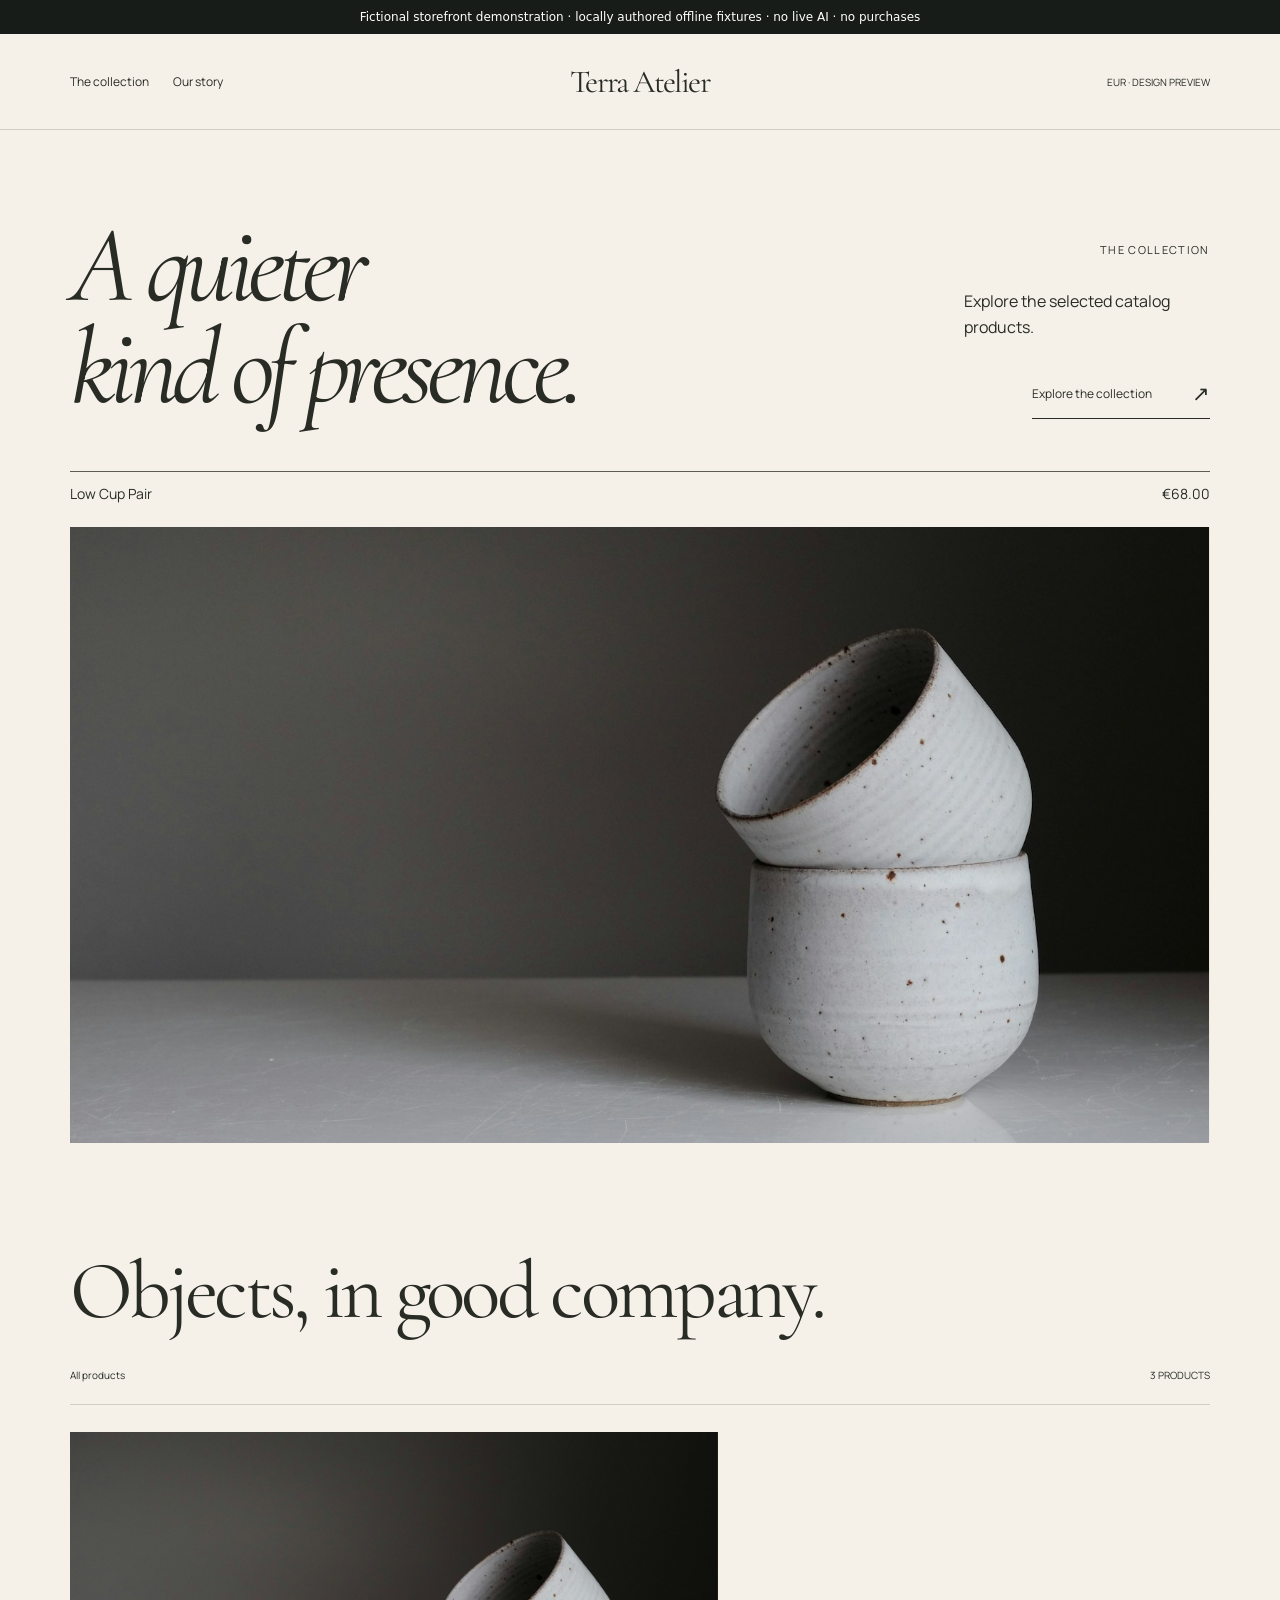
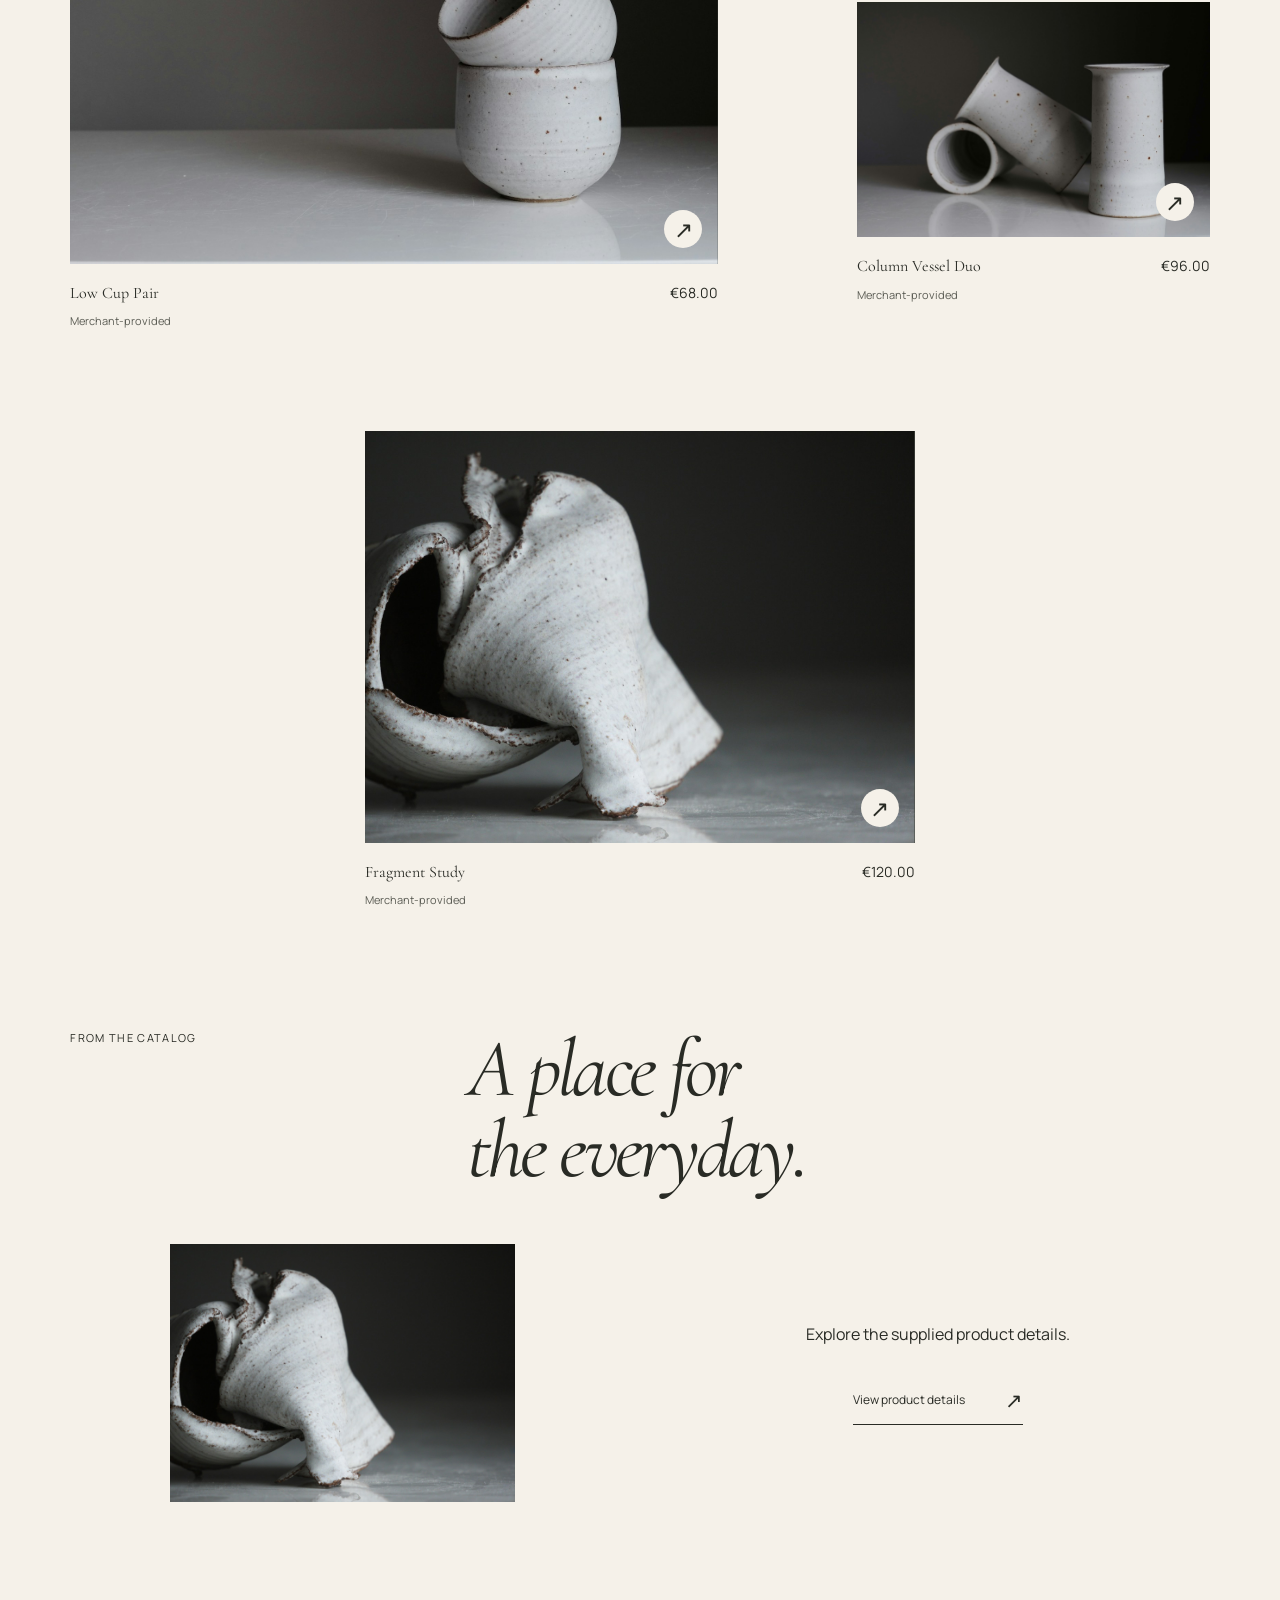
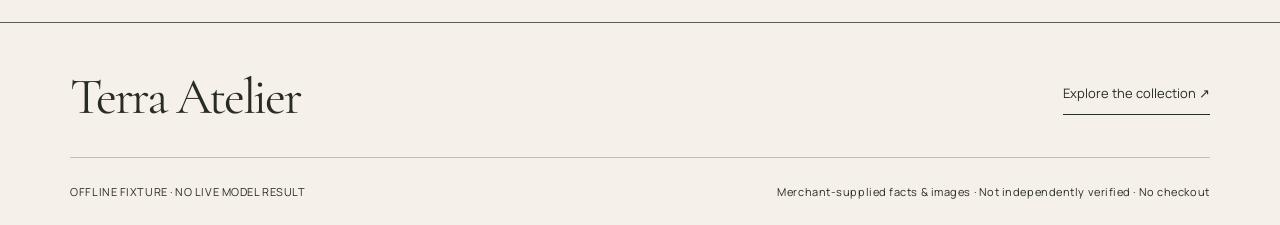
<file: editorial.html>
<!doctype html><html lang="en"><head><meta charset="utf-8"><meta http-equiv="Content-Security-Policy" content="default-src 'none'; script-src 'self'; style-src 'self' 'unsafe-inline'; img-src 'self' data:; font-src 'self' data:; frame-src 'self'; connect-src 'none'; form-action 'none'; base-uri 'none'; object-src 'none'"><meta name="referrer" content="no-referrer"><meta name="viewport" content="width=device-width,initial-scale=1"><title>Terra Atelier — storefront preview</title><style>@font-face {
  font-family: Manrope;
  src: url("/assets/849290ef12a2eeb9af5c11924120d11aa4ae8b435ed3347d7fc8bc240c293ca3.woff2") format("woff2");
  font-weight: 400;
  font-display: swap;
}
@font-face {
  font-family: Manrope;
  src: url("/assets/f7ac6258da20ab7541939b59851155753d1d24f1b30cbcb949077a3faa3d1593.woff2") format("woff2");
  font-weight: 600;
  font-display: swap;
}
@font-face {
  font-family: Manrope;
  src: url("/assets/74c161dbcbce7c3590803cc72dc1f63313c360e13367aba5075a7b7b3818ea49.woff2") format("woff2");
  font-weight: 800;
  font-display: swap;
}
@font-face {
  font-family: Cormorant;
  src: url("/assets/6d37a86241a25d63f8fe6018b4c083449886b7165c1acb15edd0f574f690ecf7.ttf") format("truetype");
  font-weight: 400;
  font-style: normal;
  font-display: swap;
}
@font-face {
  font-family: Cormorant;
  src: url("/assets/0b9a8a33cfaa624d30f70f9b6686da769b319b8c37a55af16e29fef690108bbf.ttf") format("truetype");
  font-weight: 400;
  font-style: italic;
  font-display: swap;
}
:root {
  font-family: Manrope, Arial, sans-serif;
  color: #292b25;
  background: #f5f1e9;
  font-synthesis: none;
  font-optical-sizing: auto;
}
* {
  box-sizing: border-box;
}
html {
  scroll-behavior: auto;
  scroll-padding-top: 150px;
}
body {
  margin: 0;
}
button,
input,
select {
  font: inherit;
  color: inherit;
}
button,
a,
select {
  -webkit-tap-highlight-color: transparent;
}
button {
  cursor: pointer;
}
button:disabled {
  cursor: not-allowed;
  opacity: 0.5;
}
a {
  color: inherit;
  text-decoration: none;
}
button {
  border: 0;
  background: none;
}
button,
a,
summary,
input,
select {
  outline-offset: 5px;
}
button:focus-visible,
a:focus-visible,
summary:focus-visible,
input:focus-visible,
select:focus-visible {
  outline: 2px solid currentColor;
}
img {
  display: block;
  max-width: 100%;
}
figure,
h1,
h2,
h3,
p {
  margin: 0;
}
h1,
h2,
h3 {
  font-weight: 400;
}
dialog {
  color: #282c27;
}
dialog::backdrop {
  background: #10181088;
  backdrop-filter: blur(4px);
}
.sr-only {
  position: absolute;
  width: 1px;
  height: 1px;
  overflow: hidden;
  clip: rect(0, 0, 0, 0);
  white-space: nowrap;
}
.skip-link {
  position: fixed;
  left: 15px;
  top: -100px;
  padding: 15px;
  background: white;
  z-index: 100;
}
.skip-link:focus {
  top: 10px;
}
.store {
  --lab-height: 40px;
  --gap-none: 0px;
  --gap-xs: 8px;
  --gap-sm: 16px;
  --gap-md: 28px;
  --gap-lg: 52px;
  --gap-xl: 96px;
  --page: 5.5vw;
  --section: 120px;
  background: var(--bg);
  color: var(--ink);
  min-height: 100vh;
}
.store p {
  line-height: 1.65;
}
.store button,
.store a,
.store select {
  touch-action: manipulation;
}
.lab-bar {
  height: 40px;
  position: sticky;
  top: 0;
  background: #202821;
  color: #f5f3e9;
  z-index: 40;
  display: flex;
  align-items: center;
  justify-content: space-between;
  gap: 15px;
  padding: 0 24px;
  font-size: 10px;
  letter-spacing: 0.03em;
}
.lab-mark {
  font-size: 14px;
  letter-spacing: -0.06em;
  font-weight: 800;
  white-space: nowrap;
}
.lab-mark span {
  font-size: 9px;
  font-weight: 400;
  letter-spacing: 0.09em;
  margin-left: 9px;
}
.lab-bar nav {
  display: flex;
  gap: 23px;
  align-items: center;
}
.lab-bar nav a {
  padding: 12px 0;
  opacity: 0.7;
}
.lab-bar nav a[aria-current="page"],
.lab-bar nav a:hover {
  opacity: 1;
  border-bottom: 1px solid #e3e9c7;
}
.lab-bar nav a span {
  margin-left: 5px;
}
.lab-disclosure {
  font-size: 9px;
  opacity: 0.85;
  white-space: nowrap;
}
.store-header {
  height: 96px;
  display: flex;
  align-items: center;
  justify-content: space-between;
  padding: 0 var(--page);
  border-bottom: 1px solid color-mix(in srgb, var(--ink) 18%, transparent);
  background: var(--bg);
  position: sticky;
  top: var(--lab-height);
  z-index: 20;
  gap: 24px;
}
.wordmark {
  font-family: Cormorant, Georgia, serif;
  font-size: 38px;
  line-height: 0.7;
  letter-spacing: -1.7px;
  display: flex;
  align-items: baseline;
  gap: 6px;
  position: relative;
}
.wordmark span {
  font-style: italic;
}
.wordmark i {
  font-style: normal;
  font-family: Manrope, sans-serif;
  font-size: 23px;
  margin-left: 12px;
  line-height: 1;
}
.store-nav {
  display: flex;
  gap: 38px;
  font-size: 12px;
}
.store-nav a {
  position: relative;
  padding: 15px 0;
}
.store-nav a:after {
  content: "";
  position: absolute;
  height: 1px;
  bottom: 9px;
  left: 0;
  right: 100%;
  background: currentColor;
  transition: right 0.2s;
}
.store-nav a:hover:after {
  right: 0;
}
.header-end {
  display: flex;
  align-items: center;
  gap: 32px;
  font-size: 12px;
}
.currency {
  font-size: 10px;
  letter-spacing: 0.1em;
}
.bag-button {
  padding: 13px 0;
}
.menu-toggle {
  display: none;
}
.embedded-prototype {
  --lab-height: 0px;
}
.spec-node {
  min-width: 0;
  grid-column: var(--d-col, auto) / span var(--d-span, 1);
  grid-row: var(--d-row, auto);
  align-self: var(--d-align, stretch);
}
.spec-grid {
  display: grid;
  grid-template-columns: repeat(var(--columns), minmax(0, 1fr));
}
.spec-stack {
  display: flex;
  flex-direction: column;
}
.gap-none {
  gap: var(--gap-none);
}
.gap-xs {
  gap: var(--gap-xs);
}
.gap-sm {
  gap: var(--gap-sm);
}
.gap-md {
  gap: var(--gap-md);
}
.gap-lg {
  gap: var(--gap-lg);
}
.gap-xl {
  gap: var(--gap-xl);
}
.pad-page {
  padding: 40px var(--page);
}
.pad-section {
  padding: var(--section) var(--page);
}
.text-display {
  font-family: var(--display);
  font-size: clamp(80px, 10.8vw, 166px);
  letter-spacing: -0.065em;
  line-height: 0.89;
  white-space: pre-line;
}
.text-headline {
  font-family: var(--display);
  font-size: clamp(56px, 6.4vw, 100px);
  letter-spacing: -0.045em;
  line-height: 0.99;
  white-space: pre-line;
}
.text-title {
  font-family: var(--display);
  font-size: clamp(38px, 4vw, 62px);
  letter-spacing: -0.045em;
  line-height: 1.08;
  white-space: pre-line;
}
.text-body {
  font-size: 16px;
  line-height: 1.8;
  max-width: 42ch;
}
.text-small {
  font-size: 10px;
  letter-spacing: 0.12em;
  line-height: 1.7;
  white-space: pre-line;
}
.tone-muted {
  color: var(--muted);
}
.tone-inverse {
  color: #f7f3e9;
}
.italic {
  font-style: italic;
}
.media {
  width: 100%;
  min-height: 0;
  overflow: hidden;
  position: relative;
  background: #4d504a;
}
.media img {
  height: 100%;
  width: 100%;
  object-fit: cover;
  transition: transform 0.7s cubic-bezier(0.2, 0.7, 0.2, 1);
}
.media-landscape {
  aspect-ratio: 1.6;
}
.media-portrait {
  aspect-ratio: 0.8;
}
.media-square {
  aspect-ratio: 1;
}
.media-hero {
  height: min(76vh, 800px);
  min-height: 650px;
}
.treatment-circle {
  border-radius: 50%;
}
.treatment-tilt {
  transform: rotate(-5deg);
}
.shop-link {
  display: inline-flex;
  align-items: center;
  justify-content: space-between;
  gap: 40px;
  min-height: 50px;
  font-size: 12px;
}
.shop-link span {
  font-size: 21px;
  transition: transform 0.2s;
}
.shop-link:hover span {
  transform: translate(3px, -3px);
}
.link-solid {
  background: var(--accent);
  color: var(--accent-text);
  padding: 16px 22px;
  min-width: 220px;
}
.link-text {
  border-bottom: 1px solid currentColor;
  padding: 9px 0;
}
.product-card {
  display: block;
  min-width: 0;
}
.product-card figure {
  position: relative;
  overflow: hidden;
  aspect-ratio: 4/5;
  background: #4a4d46;
}
.product-card img {
  width: 100%;
  height: 100%;
  object-fit: cover;
  object-position: 70% 50%;
  transition: transform 0.65s cubic-bezier(0.2, 0.7, 0.2, 1);
}
.product-card:hover img {
  transform: scale(1.035);
}
.card-number {
  position: absolute;
  left: 18px;
  top: 15px;
  font-size: 11px;
  color: #fff;
  letter-spacing: 0.1em;
  background: #2228;
  padding: 3px 6px;
}
.card-arrow {
  position: absolute;
  bottom: 16px;
  right: 16px;
  width: 38px;
  height: 38px;
  border-radius: 50%;
  display: grid;
  place-items: center;
  background: var(--bg);
  color: var(--ink);
  font-size: 23px;
  transition: transform 0.2s;
}
.product-card:hover .card-arrow {
  transform: rotate(45deg);
}
.card-info {
  display: flex;
  align-items: baseline;
  justify-content: space-between;
  gap: 14px;
  margin-top: 18px;
  font-size: 13px;
}
.card-info h3 {
  font-size: 15px;
  font-weight: 400;
}
.card-info span {
  white-space: nowrap;
}
.card-category {
  font-size: 11px;
  color: var(--muted);
  margin-top: 8px;
}
.product-list-grid {
  display: grid;
  gap: 30px;
}
.product-list.spread .product-list-grid {
  grid-template-columns: repeat(12, minmax(0, 1fr));
  gap: 40px;
}
.spread .product-card:nth-child(1) {
  grid-column: 1 / span 7;
}
.spread .product-card:nth-child(2) {
  grid-column: 9 / span 4;
  margin-top: 170px;
}
.spread .product-card:nth-child(3) {
  grid-column: 4 / span 6;
  margin-top: 60px;
}
.spread .product-card:nth-child(1) figure {
  aspect-ratio: 1.25;
}
.spread .product-card:nth-child(3) figure {
  aspect-ratio: 1.5;
}
.shelf .product-list-grid {
  grid-template-columns: repeat(3, minmax(0, 1fr));
  gap: 28px;
  padding-bottom: 90px;
}
.shelf .product-card:nth-child(2) {
  transform: translateY(75px);
}
.shelf .product-card:nth-child(3) {
  transform: translateY(25px);
}
.directory .product-list-grid {
  grid-template-columns: repeat(3, minmax(0, 1fr));
  gap: 28px;
}
.directory .product-card figure {
  aspect-ratio: 1;
  background: #e4e3dd;
}
.directory .product-card img {
  object-fit: contain;
}
.directory .card-arrow {
  display: none;
}
.directory .card-number {
  left: 12px;
  top: 12px;
  font-size: 9px;
}
.directory .card-info h3 {
  font-size: 13px;
}
.catalog-filter {
  display: flex;
  justify-content: space-between;
  align-items: center;
  margin-bottom: 27px;
  padding-bottom: 15px;
  border-bottom: 1px solid #ced0c6;
  font-size: 10px;
}
.catalog-filter > div {
  display: flex;
  gap: 25px;
}
.catalog-filter button {
  padding: 10px 0;
  color: var(--muted);
  border-bottom: 1px solid transparent;
  font-size: 11px;
}
.catalog-filter button[aria-pressed="true"] {
  color: var(--ink);
  border-color: var(--ink);
}
.direction-editorial [data-node="lux-hero"] {
  position: relative;
  gap: 0;
}
.direction-editorial [data-node="lux-immersive"] {
  position: relative;
}
.direction-editorial [data-node="lux-immersive"]:after {
  content: "";
  position: absolute;
  inset: 0;
  background: linear-gradient(
    90deg,
    #101711b3 0%,
    #101711b3 58%,
    #1017110d 100%
  );
}
.direction-editorial [data-node="lux-overlay"] {
  position: relative;
  z-index: 2;
  padding: 55px 0;
  gap: 26px;
}
.direction-editorial [data-node="lux-title"] {
  font-size: clamp(100px, 11.4vw, 174px);
  letter-spacing: -0.057em;
}
.direction-editorial [data-node="lux-subtitle"] {
  font-size: 15px;
}
.direction-editorial [data-node="lux-shop"] .shop-link {
  background: #f5f1e9;
  color: #292b25;
  max-width: 250px;
  margin-top: 8px;
}
.direction-editorial [data-node="lux-caption"] {
  z-index: 2;
  font-size: 9px;
  margin: 0 25px 32px 0;
  letter-spacing: 0.07em;
}
.direction-editorial [data-node="lux-story"] {
  row-gap: 72px;
}
.direction-editorial [data-node="lux-story-index"] {
  padding-top: 14px;
}
.direction-editorial [data-node="lux-inset"] {
  max-height: 500px;
}
.direction-editorial [data-node="lux-story-copy"] {
  gap: 30px;
}
.direction-editorial [data-node="lux-collection"] {
  padding-top: 25px;
}
.direction-editorial [data-node="lux-collection-title"] {
  max-width: 850px;
  margin-bottom: 20px;
}
.direction-editorial .card-info h3 {
  font-family: Cormorant, Georgia, serif;
  font-size: 26px;
}
.direction-editorial .card-info > span {
  font-size: 13px;
}
.spacing-graphic {
  --section: 90px;
  --page: 4vw;
}
.direction-bold .wordmark {
  font-family: Manrope, sans-serif;
  font-size: 25px;
  font-weight: 800;
  letter-spacing: -1.6px;
  text-transform: uppercase;
  line-height: 1;
}
.direction-bold .wordmark span {
  font-style: normal;
}
.direction-bold .wordmark i {
  font-size: 29px;
  margin-left: 8px;
}
.direction-bold .store-header {
  height: 88px;
  border-color: var(--ink);
}
.direction-bold .text-display,
.direction-bold .text-headline {
  font-weight: 800;
  text-transform: uppercase;
  letter-spacing: -0.075em;
  line-height: 0.88;
}
.direction-bold [data-node="bold-poster"] {
  padding-top: 35px;
  padding-bottom: 70px;
  row-gap: 30px;
}
.direction-bold [data-node="bold-title"] {
  font-size: clamp(110px, 16vw, 240px);
  position: relative;
  z-index: 2;
}
.direction-bold [data-node="bold-circle"] {
  align-self: center;
  justify-self: center;
  width: 100%;
  max-width: 500px;
  transform: rotate(-6deg);
}
.direction-bold [data-node="bold-intro"] {
  align-self: center;
  gap: 22px;
  padding-right: 25px;
}
.direction-bold [data-node="bold-short"] {
  font-size: 20px;
  line-height: 1.5;
  max-width: 16ch;
}
.direction-bold [data-node="bold-footnote"] {
  font-size: 10px;
  white-space: pre-line;
  line-height: 2;
}
.direction-bold [data-node="bold-shop"] {
  background: #f2eee5;
}
.direction-bold [data-node="bold-shop-title"] {
  font-size: clamp(60px, 7vw, 110px);
  max-width: 800px;
}
.direction-bold .shelf .card-info h3 {
  font-size: 21px;
  font-weight: 800;
  letter-spacing: -0.05em;
}
.direction-bold .shelf .card-info > span {
  font-size: 17px;
}
.direction-bold .shelf .product-card:nth-child(1) figure {
  border-radius: 48% 48% 0 0;
}
.direction-bold .shelf .product-card:nth-child(3) figure {
  border-radius: 0 0 40% 40%;
}
.direction-bold [data-node="bold-story"] {
  border-top: 1px solid var(--ink);
}
.direction-bold [data-node="bold-story-title"] {
  font-size: clamp(50px, 6.5vw, 98px);
}
.direction-bold [data-node="bold-feature"] {
  grid-column: 5 / span 5;
  grid-row: 3;
}
.direction-bold .store-footer {
  background: #242820;
  color: #e8ed65;
}
.spacing-precise {
  --section: 85px;
  --page: 5vw;
}
.direction-minimal .store-header {
  height: 92px;
}
.direction-minimal .wordmark {
  font-size: 34px;
}
.direction-minimal .store-nav {
  gap: 28px;
}
.direction-minimal [data-node="min-intro"] {
  padding-top: 65px;
  padding-bottom: 50px;
  row-gap: 10px;
}
.direction-minimal [data-node="min-label"] {
  font-size: 9px;
  padding-top: 10px;
}
.direction-minimal [data-node="min-title"] {
  font-size: clamp(44px, 5vw, 74px);
  line-height: 1.08;
  letter-spacing: -0.06em;
  max-width: 800px;
}
.direction-minimal [data-node="min-intro-copy"] {
  font-size: 12px;
  line-height: 1.8;
  margin-top: 15px;
}
.direction-minimal [data-node="min-collection"] {
  padding-top: 0;
  padding-bottom: 65px;
}
.direction-minimal [data-node="min-story"] {
  border-top: 1px solid #d6d7cf;
  margin-top: 20px;
}
.direction-minimal [data-node="min-story-title"] {
  font-size: 44px;
  font-weight: 400;
}
.direction-minimal [data-node="min-story-body"] {
  font-size: 13px;
}
.direction-minimal [data-node="min-story-copy"] {
  gap: 24px;
}
.breadcrumb {
  font-size: 10px;
  display: flex;
  gap: 12px;
  padding: 25px var(--page);
  color: var(--muted);
}
.breadcrumb a {
  border-bottom: 1px solid currentColor;
}
.gallery figure {
  overflow: hidden;
  position: relative;
  background: #484b45;
}
.gallery img {
  height: 100%;
  width: 100%;
  object-fit: cover;
}
.gallery figcaption {
  font-size: 8px;
  letter-spacing: 0.1em;
  position: absolute;
  bottom: 16px;
  left: 18px;
  right: 18px;
  color: #fff;
  z-index: 2;
}
.gallery-stack {
  display: flex;
  flex-direction: column;
  gap: 32px;
}
.gallery-stack figure {
  aspect-ratio: 1.03;
}
.gallery-stack .gallery-detail {
  aspect-ratio: 1.25;
}
.gallery-detail img {
  transform: scale(1.55);
  object-position: 70% 40%;
}
.purchase {
  position: sticky;
  top: calc(var(--lab-height) + 135px);
  padding-bottom: 20px;
}
.purchase-top {
  display: flex;
  justify-content: space-between;
  gap: 12px;
  font-size: 8px;
  letter-spacing: 0.07em;
  line-height: 1.7;
  margin-bottom: 30px;
}
.purchase h1 {
  font-family: var(--display);
  font-size: 64px;
  line-height: 0.95;
  letter-spacing: -0.045em;
  margin-bottom: 20px;
}
.purchase-price {
  font-size: 20px;
  display: flex;
  align-items: baseline;
  gap: 20px;
  margin-bottom: 25px;
}
.purchase-price span {
  font-size: 9px;
  color: var(--muted);
}
.purchase-description {
  font-size: 13px;
  line-height: 1.9 !important;
  margin-bottom: 30px;
  max-width: 42ch;
}
.variant-label {
  font-size: 10px;
  display: block;
  margin-bottom: 10px;
}
.purchase select {
  height: 50px;
  border: 1px solid color-mix(in srgb, var(--ink) 50%, transparent);
  width: 100%;
  background: transparent;
  padding: 0 14px;
  border-radius: 0;
  font-size: 11px;
}
.purchase-actions {
  display: flex;
  gap: 10px;
  margin-top: 14px;
}
.quantity {
  border: 1px solid var(--ink);
  display: flex;
  align-items: center;
  height: 53px;
}
.quantity button {
  height: 100%;
  width: 32px;
  font-size: 17px;
}
.quantity output {
  font-size: 11px;
  min-width: 20px;
  text-align: center;
}
.add-button {
  background: var(--accent);
  color: var(--accent-text);
  padding: 15px 17px;
  display: flex;
  align-items: center;
  justify-content: space-between;
  gap: 18px;
  flex: 1;
  font-size: 11px;
  min-height: 53px;
  white-space: nowrap;
}
.availability {
  font-size: 9px;
  color: var(--muted);
  margin-top: 12px !important;
}
.product-details {
  border-top: 1px solid color-mix(in srgb, var(--ink) 20%, transparent);
  border-bottom: 1px solid color-mix(in srgb, var(--ink) 20%, transparent);
  margin-top: 30px;
  font-size: 11px;
}
.product-details summary {
  cursor: pointer;
  list-style: none;
  padding: 18px 0;
  display: flex;
  justify-content: space-between;
}
.product-details ul {
  padding-left: 16px;
  line-height: 2;
  margin-top: 0;
  margin-bottom: 25px;
  font-size: 11px;
}
.reference-note {
  font-size: 9px;
  line-height: 1.8 !important;
  color: var(--muted);
  margin-top: 22px !important;
  max-width: 48ch;
}
.direction-editorial [data-node="lux-product"] {
  padding-top: 15px;
  align-items: start;
  min-height: 1100px;
}
.purchase-editorial h1 {
  font-size: 78px;
  font-style: italic;
}
.purchase-editorial .purchase-top > span:last-child {
  display: none;
}
.direction-bold .breadcrumb {
  border-bottom: 1px solid var(--ink);
}
.direction-bold [data-node="bold-product"] {
  align-items: start;
}
.gallery-stage {
  background: #cbb4a8;
  padding: 45px;
}
.gallery-stage figure {
  aspect-ratio: 1;
  height: auto;
  transform: rotate(-3deg);
}
.gallery-stage figure img {
  object-position: 70% 50%;
  transition: transform 0.35s;
}
.gallery-stage .selected-detail img {
  transform: scale(1.45);
}
.gallery-switch {
  display: flex;
  justify-content: space-between;
  align-items: center;
  margin-top: 35px;
  font-size: 9px;
}
.gallery-switch button {
  width: 45px;
  height: 45px;
  border: 1px solid #333;
  border-radius: 50%;
  font-size: 20px;
}
.direction-bold [data-node="bold-purchase"] {
  padding: 50px 42px 40px;
}
.purchase-poster h1 {
  font-size: clamp(54px, 5.3vw, 85px);
  font-weight: 800;
  text-transform: uppercase;
  letter-spacing: -0.075em;
  max-width: 400px;
}
.purchase-poster .purchase-top {
  margin-bottom: 25px;
}
.purchase-poster .product-tabs {
  display: flex;
  gap: 24px;
  border-bottom: 1px solid var(--ink);
  margin-top: 30px;
}
.product-tabs button {
  font-size: 11px;
  padding: 15px 0;
  border-bottom: 2px solid transparent;
}
.product-tabs button[aria-selected="true"] {
  border-color: var(--ink);
  font-weight: 800;
}
.product-tab-panel {
  font-size: 12px;
  line-height: 1.8;
  min-height: 90px;
  padding-top: 20px;
}
.product-tab-panel ul {
  padding-left: 16px;
  margin: 0;
}
.gallery-filmstrip {
  display: grid;
  grid-template-columns: 70px minmax(0, 1fr);
  gap: 20px;
  align-items: start;
}
.gallery-filmstrip figure {
  aspect-ratio: 1;
  min-height: 470px;
  background: #e3e1da;
}
.gallery-filmstrip figure img {
  object-fit: contain;
}
.gallery-filmstrip figure.selected-detail img {
  object-fit: cover;
  transform: scale(1.4);
}
.gallery-filmstrip figcaption {
  color: #30332b;
  background: #f7f6efe6;
  padding: 7px;
  left: 10px;
  right: auto;
  bottom: 10px;
}
.gallery-thumbs {
  display: flex;
  flex-direction: column;
  gap: 12px;
}
.gallery-thumbs button {
  overflow: hidden;
  border: 1px solid transparent;
  padding: 3px;
  height: 75px;
  background: #e3e1da;
}
.gallery-thumbs button[aria-pressed="true"] {
  border-color: var(--ink);
}
.gallery-thumbs img {
  object-fit: cover;
  width: 62px;
  height: 67px;
}
.gallery-thumbs img.cropped {
  transform: scale(1.7);
}
.purchase-precise h1 {
  font-size: 39px;
  font-weight: 400;
  letter-spacing: -0.05em;
  line-height: 1.15;
}
.purchase-precise .purchase-top {
  font-size: 8px;
  margin-bottom: 24px;
}
.purchase-precise .purchase-top > span:last-child {
  display: none;
}
.purchase-precise .purchase-price {
  font-size: 19px;
  margin-bottom: 20px;
}
.purchase-precise .purchase-description {
  font-size: 12px;
  margin-bottom: 23px;
}
.purchase-precise .reference-note {
  font-size: 9px;
}
.direction-minimal [data-node="min-product"] {
  padding-top: 12px;
  padding-bottom: 100px;
}
.related {
  padding: 90px var(--page);
  border-top: 1px solid color-mix(in srgb, var(--ink) 20%, transparent);
}
.related h2 {
  font-family: var(--display);
  font-size: 50px;
  letter-spacing: -0.04em;
  margin: 18px 0 40px;
}
.related > div {
  display: grid;
  grid-template-columns: 1fr 1fr;
  gap: 35px;
  max-width: 850px;
}
.related figure {
  aspect-ratio: 1.4;
}
.store-footer {
  padding: 70px var(--page) 25px;
  background: #e8e5dc;
  display: grid;
  grid-template-columns: 2fr 1fr;
  gap: 70px 40px;
}
.footer-brand > span {
  font-family: Cormorant, Georgia, serif;
  font-size: clamp(62px, 9vw, 150px);
  letter-spacing: -0.07em;
  line-height: 1;
}
.footer-brand p {
  font-size: 12px;
  margin-top: 20px;
}
.store-footer > div:nth-child(2) {
  display: flex;
  flex-direction: column;
  align-items: flex-start;
  justify-content: center;
  gap: 24px;
  font-size: 11px;
}
.store-footer button {
  padding: 0;
  border-bottom: 1px solid currentColor;
  padding-bottom: 4px;
  font-size: 10px;
}
.footer-bottom {
  grid-column: 1/-1;
  border-top: 1px solid color-mix(in srgb, currentColor 25%, transparent);
  padding-top: 25px;
  display: flex;
  justify-content: space-between;
  gap: 20px;
  font-size: 8px;
  letter-spacing: 0.05em;
}
.bag {
  position: fixed;
  inset: 0 0 0 auto;
  margin: 0;
  height: 100dvh;
  max-height: none;
  max-width: none;
  width: min(520px, 100%);
  border: 0;
  padding: 30px;
  background: #f8f6ef;
  overflow: auto;
}
.bag-heading {
  display: flex;
  justify-content: space-between;
  align-items: center;
  gap: 20px;
  padding-bottom: 30px;
  border-bottom: 1px solid #d5d7cb;
}
.bag-heading h2 {
  font-family: Cormorant, serif;
  font-size: 40px;
  letter-spacing: -1px;
}
.bag-heading h2 span {
  font:
    12px Manrope,
    sans-serif;
}
.bag-heading button {
  width: 40px;
  height: 40px;
  font-size: 30px;
}
.bag-items {
  padding: 10px 0;
}
.bag-line {
  display: grid;
  grid-template-columns: 88px 1fr auto;
  gap: 15px;
  padding: 25px 0;
  border-bottom: 1px solid #d5d7cb;
}
.bag-line > img {
  width: 88px;
  height: 108px;
  object-fit: cover;
}
.bag-line a {
  font-size: 13px;
}
.bag-line p {
  font-size: 10px;
  color: #586052;
  margin: 10px 0 16px;
}
.bag-line > strong {
  font-size: 12px;
  font-weight: 400;
}
.line-quantity {
  display: flex;
  align-items: center;
  gap: 13px;
  font-size: 11px;
}
.line-quantity button {
  padding: 6px 2px;
  font-size: 14px;
}
.line-quantity .remove-line {
  margin-left: 8px;
  font-size: 9px;
  border-bottom: 1px solid currentColor;
}
.bag-total {
  display: flex;
  justify-content: space-between;
  padding: 25px 0;
  font-size: 18px;
}
.bag-total strong {
  font-weight: 400;
}
.bag-disclaimer {
  font-size: 11px;
  line-height: 1.8;
  color: #586052;
  margin-bottom: 25px;
}
.continue-button {
  background: #2b3228;
  color: #fff;
  min-height: 50px;
  padding: 15px 23px;
  width: 100%;
  font-size: 12px;
  text-align: left;
  display: block;
}
.bag-empty {
  padding: 70px 15px;
  text-align: center;
}
.empty-mark {
  font-size: 85px;
  color: #747d66;
}
.bag-empty h3 {
  font-family: Cormorant, serif;
  font-size: 38px;
  line-height: 1.1;
  margin: 25px 0;
}
.bag-empty p {
  font-size: 12px;
  margin-bottom: 40px;
}
.bag-empty .continue-button {
  text-align: center;
}
.spec-dialog {
  width: min(850px, 94vw);
  max-height: 90dvh;
  border: 0;
  padding: 48px;
  background: #f8f7ef;
  position: fixed;
}
.dialog-close {
  position: absolute;
  top: 15px;
  right: 20px;
  font-size: 30px;
}
.spec-dialog h2 {
  font-family: Cormorant, serif;
  font-size: 50px;
  margin: 15px 0;
}
.spec-dialog p {
  font-size: 13px;
  line-height: 1.8;
  max-width: 65ch;
  margin-bottom: 25px;
}
.spec-dialog pre {
  font: 11px/1.7 monospace;
  overflow: auto;
  padding: 25px;
  background: #e9ede3;
  margin-bottom: 0;
}
.motion-reveal {
  animation: reveal 0.6s ease both;
}
@keyframes reveal {
  from {
    opacity: 0;
    transform: translateY(10px);
  }
  to {
    opacity: 1;
    transform: none;
  }
}
.lab-home,
.benchmark {
  background: #f5f3eb;
  min-height: 100vh;
}
.lab-home > header {
  padding: 90px 6vw 70px;
  max-width: 1250px;
}
.lab-kicker {
  font-size: 10px;
  letter-spacing: 0.15em;
  color: #535d4d;
}
.lab-home h1,
.benchmark-heading h1 {
  font-size: clamp(58px, 6vw, 90px);
  font-weight: 400;
  letter-spacing: -0.065em;
  line-height: 1.02;
  margin: 25px 0;
}
.lab-home h1 em {
  font-family: Cormorant, serif;
  font-size: 1.25em;
  font-weight: 400;
  letter-spacing: -0.04em;
}
.lab-home > header p,
.benchmark-heading > p {
  max-width: 680px;
  font-size: 15px;
  line-height: 1.9;
  color: #5b6256;
}
.lab-primary {
  display: inline-block;
  margin-top: 30px;
  background: #273124;
  color: white;
  padding: 18px 25px;
  font-size: 12px;
}
.lab-directions {
  display: grid;
  grid-template-columns: repeat(3, minmax(0, 1fr));
  gap: 25px;
  padding: 0 6vw 90px;
}
.lab-direction {
  display: flex;
  flex-direction: column;
  padding: 18px;
  background: #e9e5d9;
}
.lab-direction img {
  width: 100%;
  aspect-ratio: 1.2;
  object-fit: cover;
  margin-bottom: 25px;
}
.lab-direction > span {
  font-size: 9px;
  letter-spacing: 0.08em;
}
.lab-direction h2 {
  font-family: Cormorant, serif;
  font-size: 43px;
  letter-spacing: -0.05em;
  line-height: 1.05;
  margin: 16px 0;
}
.lab-direction p {
  font-size: 10px;
  margin-top: auto;
  padding-top: 20px;
}
.lab-direction.bold {
  background: #e8ed65;
}
.lab-direction.bold h2 {
  font-family: Manrope, sans-serif;
  font-weight: 800;
  font-size: 37px;
}
.lab-direction.minimal {
  background: white;
}
.lab-direction.minimal h2 {
  font-family: Manrope, sans-serif;
  font-size: 32px;
}
.lab-home > section {
  padding: 75px 6vw;
  border-top: 1px solid #cbd0c1;
}
.lab-home > section h2 {
  font-size: 38px;
  letter-spacing: -0.04em;
  margin-bottom: 25px;
}
.lab-home > section > p {
  font-size: 13px;
  line-height: 1.9;
  max-width: 85ch;
  color: #555d4f;
}
.lab-facts {
  display: grid;
  grid-template-columns: repeat(3, 1fr);
  gap: 40px;
  margin: 45px 0;
}
.lab-facts p {
  font-size: 12px;
  line-height: 1.9;
}
.lab-fine {
  font-size: 10px !important;
}
.benchmark-heading {
  padding: 65px 4vw 45px;
}
.benchmark-heading h1 {
  font-size: 66px;
}
.benchmark-controls {
  display: flex;
  gap: 30px;
  margin-top: 35px;
}
.benchmark-controls > div {
  display: flex;
  border: 1px solid #a5ad99;
}
.benchmark-controls button {
  padding: 12px 18px;
  font-size: 11px;
}
.benchmark-controls button[aria-pressed="true"] {
  background: #253021;
  color: white;
}
.comparison-grid {
  display: grid;
  grid-template-columns: repeat(4, minmax(0, 1fr));
  gap: 22px;
  padding: 0 3vw 70px;
}
.comparison-label {
  display: flex;
  gap: 10px;
  align-items: center;
  padding-bottom: 15px;
}
.comparison-label > span {
  font-size: 9px;
  border: 1px solid #9ba58e;
  padding: 7px;
}
.comparison-label h2 {
  font-size: 13px;
  letter-spacing: -0.03em;
}
.comparison-window {
  height: 460px;
  overflow: hidden;
  background: white;
  border: 1px solid #d3d7c9;
}
.comparison-scaled {
  width: var(--frame-width);
  height: 1900px;
  transform-origin: top left;
  transform: scale(var(--frame-scale));
}
.comparison-scaled iframe {
  display: block;
  border: 0;
  width: 100%;
  height: 1900px;
}
.comparison-grid > article > p {
  font-size: 11px;
  line-height: 1.8;
  color: #5a6452;
  min-height: 65px;
  margin-top: 18px;
}
.comparison-grid > article > a {
  font-size: 10px;
  display: inline-block;
  border-bottom: 1px solid currentColor;
  padding-bottom: 6px;
  margin-top: 10px;
}
.baseline-note {
  padding: 28px;
  font-size: 12px;
  line-height: 1.8;
}
.baseline-note h3 {
  font-size: 24px;
  margin-bottom: 20px;
}
.benchmark-notes {
  padding: 60px 5vw;
  background: #e5eadb;
}
.benchmark-notes h2 {
  font-size: 34px;
  letter-spacing: -0.04em;
  margin-bottom: 30px;
}
.benchmark-notes > div {
  display: grid;
  grid-template-columns: repeat(3, 1fr);
  gap: 40px;
}
.benchmark-notes p {
  font-size: 12px;
  line-height: 1.9;
}
.benchmark-notes strong {
  display: block;
  font-size: 16px;
  margin-bottom: 10px;
}
.not-found {
  padding: 100px 8vw;
}
.not-found h1 {
  font-size: 54px;
  margin-bottom: 40px;
}
@media (min-width: 1700px) {
  .comparison-scaled {
    transform: scale(0.29);
  }
  .comparison-window {
    height: 550px;
  }
}
@media (max-width: 1100px) and (min-width: 701px) {
  .lab-disclosure {
    display: none;
  }
  .store-nav {
    gap: 20px;
  }
  .purchase h1 {
    font-size: 55px;
  }
  .purchase-poster h1 {
    font-size: 58px;
  }
  .direction-bold [data-node="bold-purchase"] {
    padding: 35px 25px;
  }
  .gallery-stage {
    padding: 25px;
  }
  .purchase-actions {
    flex-direction: column;
  }
  .quantity {
    justify-content: space-between;
    max-width: 125px;
  }
  .comparison-grid {
    grid-template-columns: repeat(2, 1fr);
  }
}
@media (max-width: 700px) {
  html {
    scroll-padding-top: 125px;
  }
  .store {
    --lab-height: 44px;
    --page: 22px;
    --section: 65px;
    --gap-lg: 30px;
    --gap-xl: 50px;
  }
  .lab-bar {
    height: 44px;
    padding: 0 13px;
    gap: 8px;
  }
  .lab-mark {
    font-size: 12px;
  }
  .lab-mark span,
  .lab-disclosure,
  .lab-bar nav a span {
    display: none;
  }
  .lab-bar nav {
    gap: 17px;
  }
  .lab-bar nav a {
    font-size: 10px;
  }
  .store-header,
  .direction-bold .store-header,
  .direction-minimal .store-header {
    height: 78px;
    gap: 12px;
  }
  .wordmark,
  .direction-minimal .wordmark {
    font-size: 31px;
    letter-spacing: -1.5px;
    gap: 3px;
  }
  .wordmark i {
    font-size: 18px;
    margin-left: 4px;
  }
  .direction-bold .wordmark {
    font-size: 19px;
    letter-spacing: -1.2px;
    gap: 3px;
  }
  .direction-bold .wordmark i {
    font-size: 21px;
  }
  .header-end {
    gap: 18px;
    font-size: 11px;
  }
  .currency {
    display: none;
  }
  .menu-toggle {
    display: block;
    font-size: 10px;
    padding: 12px 0;
  }
  .store-nav {
    display: none;
    position: absolute;
    top: 78px;
    left: 0;
    right: 0;
    background: var(--bg);
    padding: 25px 22px;
    border-bottom: 1px solid currentColor;
  }
  .store-nav.is-open {
    display: flex;
    flex-direction: column;
    gap: 5px;
  }
  .spec-node {
    grid-column: var(--m-col, auto) / span var(--m-span, 1);
    grid-row: var(--m-row, auto);
    align-self: var(--m-align, stretch);
  }
  .spec-grid {
    grid-template-columns: repeat(var(--phone-columns, 1), minmax(0, 1fr));
    gap: var(--phone-gap, var(--gap-md));
  }
  .pad-page {
    padding: 30px var(--page);
  }
  .pad-section {
    padding: var(--section) var(--page);
  }
  .text-display {
    font-size: 84px;
  }
  .text-headline {
    font-size: 54px;
  }
  .text-title {
    font-size: 39px;
  }
  .text-body {
    font-size: 14px;
  }
  .text-small {
    font-size: 8px;
    letter-spacing: 0.1em;
  }
  .media-hero {
    height: 630px;
    min-height: 0;
  }
  .media-portrait {
    aspect-ratio: 0.9;
  }
  .link-solid {
    min-width: 210px;
    padding: 16px 20px;
  }
  .shop-link {
    font-size: 11px;
  }
  .direction-editorial [data-node="lux-hero"] {
    gap: 0;
  }
  .direction-editorial [data-node="lux-immersive"] img {
    object-position: 70% center;
  }
  .direction-editorial [data-node="lux-immersive"]:after {
    background: linear-gradient(90deg, #101711cc, #101711aa);
  }
  .direction-editorial [data-node="lux-overlay"] {
    padding: 45px 25px;
    gap: 26px;
    width: 100%;
    align-self: start;
  }
  .direction-editorial [data-node="lux-title"] {
    font-size: 100px;
    letter-spacing: -0.06em;
    max-width: 340px;
  }
  .direction-editorial [data-node="lux-subtitle"] {
    font-size: 13px;
    max-width: 22ch;
  }
  .direction-editorial [data-node="lux-caption"] {
    background: #292e26;
    padding: 16px 22px;
    margin: 0;
    font-size: 8px;
    width: 100%;
  }
  .direction-editorial [data-node="lux-story"] {
    row-gap: 28px;
  }
  .direction-editorial [data-node="lux-story-title"] {
    font-size: 59px;
  }
  .direction-editorial [data-node="lux-inset"] {
    margin-top: 10px;
  }
  .direction-editorial [data-node="lux-story-copy"] {
    padding-top: 10px;
    gap: 20px;
  }
  .direction-editorial [data-node="lux-collection"] {
    padding-top: 15px;
  }
  .direction-editorial [data-node="lux-collection-title"] {
    font-size: 55px;
  }
  .product-list.spread .product-list-grid {
    grid-template-columns: repeat(2, minmax(0, 1fr));
    gap: 35px 14px;
  }
  .spread .product-card:nth-child(1) {
    grid-column: 1/-1;
  }
  .spread .product-card:nth-child(2) {
    grid-column: 1;
    transform: none;
    margin-top: 0;
  }
  .spread .product-card:nth-child(3) {
    grid-column: 2;
    transform: none;
    margin-top: 65px;
  }
  .spread .product-card:nth-child(2) figure,
  .spread .product-card:nth-child(3) figure {
    aspect-ratio: 0.75;
  }
  .direction-editorial .card-info h3 {
    font-size: 21px;
  }
  .direction-editorial .spread .product-card:not(:first-child) .card-info {
    display: block;
  }
  .direction-editorial
    .spread
    .product-card:not(:first-child)
    .card-info
    > span {
    display: block;
    margin-top: 8px;
    font-size: 11px;
  }
  .card-category {
    font-size: 9px;
  }
  .card-info {
    font-size: 12px;
    margin-top: 13px;
  }
  .card-info h3 {
    font-size: 12px;
  }
  .card-number {
    top: 10px;
    left: 10px;
    font-size: 8px;
  }
  .card-arrow {
    width: 32px;
    height: 32px;
    font-size: 20px;
    bottom: 12px;
    right: 12px;
  }
  .direction-bold [data-node="bold-poster"] {
    padding-top: 28px;
    padding-bottom: 45px;
    gap: 24px;
  }
  .direction-bold [data-node="bold-title"] {
    font-size: 18vw;
    line-height: 0.87;
    letter-spacing: -0.085em;
  }
  .direction-bold [data-node="bold-circle"] {
    grid-row: 3;
    width: 80%;
    max-width: 300px;
    margin: 8px auto;
  }
  .direction-bold [data-node="bold-intro"] {
    padding-right: 0;
    flex-direction: row;
    align-items: center;
    justify-content: space-between;
    gap: 20px;
  }
  .direction-bold [data-node="bold-short"] {
    font-size: 13px;
    max-width: 15ch;
  }
  .direction-bold [data-node="bold-main-link"] .shop-link {
    min-width: 155px;
    gap: 14px;
    padding: 14px;
    font-size: 10px;
  }
  .direction-bold [data-node="bold-footnote"] {
    font-size: 8px;
    text-align: right;
  }
  .direction-bold [data-node="bold-shop-title"] {
    font-size: clamp(40px, 13.4vw, 55px);
  }
  .shelf .product-list-grid {
    display: flex;
    gap: 20px;
    overflow-x: auto;
    padding: 5px 4px 15px;
    scroll-snap-type: x mandatory;
  }
  .shelf .product-card {
    min-width: 83%;
    scroll-snap-align: start;
  }
  .shelf .product-card:nth-child(2),
  .shelf .product-card:nth-child(3) {
    transform: none;
  }
  .direction-bold .shelf .card-info h3 {
    font-size: 19px;
  }
  .direction-bold [data-node="bold-story-title"] {
    font-size: 51px;
  }
  .direction-bold [data-node="bold-story-number"] {
    font-size: 32px;
  }
  .direction-bold [data-node="bold-feature"] {
    grid-column: 1;
    grid-row: auto;
  }
  .direction-minimal [data-node="min-intro"] {
    padding-top: 40px;
    padding-bottom: 30px;
    row-gap: 20px;
  }
  .direction-minimal [data-node="min-title"] {
    font-size: 42px;
  }
  .direction-minimal [data-node="min-intro-copy"] {
    font-size: 12px;
    margin-top: 0;
    max-width: 30ch;
  }
  .direction-minimal [data-node="min-collection"] {
    padding-bottom: 40px;
  }
  .directory .product-list-grid {
    grid-template-columns: repeat(2, minmax(0, 1fr));
    gap: 35px 15px;
  }
  .directory .product-card:first-child {
    grid-column: 1/-1;
  }
  .directory .product-card:first-child figure {
    aspect-ratio: 1.25;
  }
  .directory .product-card .card-info {
    display: block;
  }
  .directory .card-info > span {
    display: block;
    margin-top: 6px;
    font-size: 11px;
  }
  .directory .product-card .card-info h3 {
    font-size: 12px;
  }
  .catalog-filter {
    margin-bottom: 22px;
    font-size: 8px;
  }
  .catalog-filter > div {
    gap: 16px;
  }
  .catalog-filter button {
    font-size: 9px;
  }
  .direction-minimal [data-node="min-story"] {
    gap: 35px;
    margin-top: 0;
  }
  .direction-minimal [data-node="min-story-title"] {
    font-size: 39px;
  }
  .breadcrumb {
    padding: 20px var(--page);
    font-size: 9px;
  }
  .direction-editorial [data-node="lux-product"] {
    padding: 0;
    gap: 35px;
    min-height: 0;
  }
  .gallery-stack {
    gap: 12px;
  }
  .gallery-stack figure {
    aspect-ratio: 1.15;
  }
  .gallery-stack .gallery-detail {
    display: none;
  }
  .direction-editorial [data-node="lux-purchase"] {
    padding: 0 22px;
  }
  .purchase {
    position: static;
  }
  .purchase-top {
    font-size: 8px;
    gap: 10px;
    margin-bottom: 23px;
  }
  .purchase h1,
  .purchase-editorial h1 {
    font-size: 59px;
    max-width: 340px;
  }
  .purchase-price {
    font-size: 21px;
    margin-bottom: 23px;
  }
  .purchase-description {
    font-size: 13px;
    margin-bottom: 28px;
    max-width: 45ch;
  }
  .purchase-actions {
    gap: 10px;
  }
  .quantity button {
    width: 30px;
  }
  .quantity output {
    min-width: 20px;
  }
  .add-button {
    font-size: 11px;
    min-width: 0;
    padding: 15px;
  }
  .product-details {
    margin-top: 25px;
  }
  .reference-note {
    font-size: 9px;
    margin-top: 20px !important;
  }
  .direction-bold [data-node="bold-product"] {
    gap: 0;
  }
  .gallery-stage {
    padding: 28px 35px;
  }
  .gallery-stage figure {
    aspect-ratio: 1.15;
  }
  .gallery-switch {
    margin-top: 23px;
  }
  .gallery-switch button {
    width: 35px;
    height: 35px;
  }
  .direction-bold [data-node="bold-purchase"] {
    padding: 35px 22px 45px;
  }
  .purchase-poster h1 {
    font-size: 68px;
    max-width: 340px;
  }
  .gallery-filmstrip {
    grid-template-columns: 1fr;
    gap: 12px;
  }
  .gallery-filmstrip figure {
    grid-row: 1;
    min-height: 0;
    aspect-ratio: 1.15;
  }
  .gallery-thumbs {
    flex-direction: row;
    grid-row: 2;
  }
  .gallery-thumbs button {
    width: 61px;
    height: 58px;
  }
  .gallery-thumbs img {
    width: 100%;
    height: 50px;
  }
  .direction-minimal [data-node="min-product"] {
    padding-top: 0;
    padding-bottom: 60px;
    gap: 30px;
  }
  .purchase-precise h1 {
    font-size: 37px;
  }
  .purchase-precise .purchase-top {
    margin-bottom: 18px;
  }
  .related {
    padding: 65px 22px;
  }
  .related h2 {
    font-size: 38px;
    margin-bottom: 30px;
  }
  .related > div {
    gap: 18px;
  }
  .related figure {
    aspect-ratio: 0.9;
  }
  .related .card-info {
    display: block;
  }
  .related .card-info > span {
    display: block;
    margin-top: 8px;
    font-size: 11px;
  }
  .store-footer {
    padding: 50px 22px 25px;
    grid-template-columns: 1fr;
    gap: 35px;
  }
  .footer-brand > span {
    font-size: 65px;
  }
  .footer-brand p {
    font-size: 11px;
    margin-top: 16px;
  }
  .store-footer > div:nth-child(2) {
    gap: 20px;
  }
  .footer-bottom {
    flex-direction: column;
    gap: 12px;
    line-height: 1.8;
    font-size: 7px;
  }
  .bag {
    padding: 24px 20px;
  }
  .bag-heading {
    padding-bottom: 23px;
  }
  .bag-heading h2 {
    font-size: 35px;
  }
  .bag-line {
    grid-template-columns: 70px 1fr auto;
    gap: 12px;
  }
  .bag-line > img {
    width: 70px;
    height: 95px;
  }
  .bag-line a {
    font-size: 12px;
  }
  .bag-line p {
    font-size: 9px;
  }
  .line-quantity {
    gap: 10px;
  }
  .line-quantity .remove-line {
    font-size: 8px;
    margin-left: 0;
  }
  .bag-empty h3 {
    font-size: 35px;
  }
  .spec-dialog {
    padding: 45px 22px 25px;
  }
  .spec-dialog h2 {
    font-size: 39px;
  }
  .spec-dialog pre {
    padding: 15px;
    font-size: 9px;
  }
  .lab-home > header {
    padding: 55px 22px;
  }
  .lab-home h1 {
    font-size: 48px;
    letter-spacing: -0.06em;
  }
  .lab-home h1 em {
    font-size: 1.1em;
  }
  .lab-home > header p,
  .benchmark-heading > p {
    font-size: 13px;
  }
  .lab-directions {
    grid-template-columns: 1fr;
    padding: 0 22px 55px;
    gap: 25px;
  }
  .lab-direction h2 {
    font-size: 42px;
  }
  .lab-home > section {
    padding: 50px 22px;
  }
  .lab-home > section h2 {
    font-size: 30px;
  }
  .lab-facts {
    grid-template-columns: 1fr;
    gap: 25px;
  }
  .benchmark-heading {
    padding: 45px 22px 35px;
  }
  .benchmark-heading h1 {
    font-size: 45px;
  }
  .benchmark-controls {
    flex-direction: column;
    gap: 14px;
  }
  .benchmark-controls > div {
    align-self: flex-start;
  }
  .benchmark-controls button {
    padding: 12px 15px;
    font-size: 10px;
  }
  .comparison-grid {
    grid-template-columns: 1fr;
    padding: 0 22px 50px;
    gap: 45px;
  }
  .comparison-window {
    height: 440px;
  }
  .comparison-scaled {
    transform: scale(0.268);
  }
  .comparison-grid.phone .comparison-scaled {
    transform: scale(0.88);
  }
  .comparison-grid.phone .comparison-window {
    height: 650px;
  }
  .comparison-grid > article > p {
    min-height: 0;
  }
  .benchmark-notes {
    padding: 45px 22px;
  }
  .benchmark-notes h2 {
    font-size: 29px;
  }
  .benchmark-notes > div {
    grid-template-columns: 1fr;
    gap: 25px;
  }
}
@media (prefers-reduced-motion: reduce) {
  html {
    scroll-behavior: auto;
  }
  *,
  *:before,
  *:after {
    animation: none !important;
    transition: none !important;
    scroll-behavior: auto !important;
  }
  .product-card:hover img {
    transform: none;
  }
}

/* Small labels remain readable over variable photography. */
.card-number {
  background: #30382c;
  color: #fff;
}
.gallery figcaption {
  background: #293126;
  color: #fff;
  padding: 7px 9px;
  right: auto;
  max-width: calc(100% - 36px);
}
.direction-editorial [data-node="lux-caption"] {
  background: #293126;
  padding: 9px 12px;
  justify-self: end;
}
.comparison-window iframe {
  display: block;
  border: 0;
  max-width: none;
}
.comparison-grid.phone .comparison-window {
  height: auto;
}
.comparison-grid .comparison-window {
  min-height: 0;
}

@media (max-width: 700px) {
  .lab-mark span {
    display: inline;
    font-size: 7px;
    letter-spacing: 0.04em;
    margin-left: 5px;
  }
}
.gallery-stack figure:first-child img {
  object-position: 100% center;
}

@media (max-width: 700px) {
  .store.spacing-generous,
  .store.spacing-graphic,
  .store.spacing-precise {
    --section: 65px;
    --page: 22px;
  }
  .phone-pad-none {
    padding: 0;
  }
  .phone-pad-page {
    padding: 30px var(--page);
  }
  .phone-pad-section {
    padding: var(--section) var(--page);
  }
}

@media (min-width: 701px) {
  .store-header.nav-brand-center {
    display: grid;
    grid-template-columns: 1fr auto 1fr;
  }
  .nav-brand-center .wordmark {
    grid-column: 2;
    grid-row: 1;
    justify-self: center;
  }
  .nav-brand-center .store-nav {
    grid-column: 1;
    grid-row: 1;
  }
  .nav-brand-center .header-end {
    grid-column: 3;
    grid-row: 1;
    justify-self: end;
  }
  .nav-links-index .store-nav {
    font-weight: 600;
    text-transform: uppercase;
    letter-spacing: 0.05em;
    font-size: 10px;
  }
}

/* Copyright 2015 the Cormorant Project Authors (github.com/CatharsisFonts/Cormorant)

This Font Software is licensed under the SIL Open Font License, Version 1.1.
This license is copied below, and is also available with a FAQ at:
https://scripts.sil.org/OFL


-----------------------------------------------------------
SIL OPEN FONT LICENSE Version 1.1 - 26 February 2007
-----------------------------------------------------------

PREAMBLE
The goals of the Open Font License (OFL) are to stimulate worldwide
development of collaborative font projects, to support the font creation
efforts of academic and linguistic communities, and to provide a free and
open framework in which fonts may be shared and improved in partnership
with others.

The OFL allows the licensed fonts to be used, studied, modified and
redistributed freely as long as they are not sold by themselves. The
fonts, including any derivative works, can be bundled, embedded,
redistributed and/or sold with any software provided that any reserved
names are not used by derivative works. The fonts and derivatives,
however, cannot be released under any other type of license. The
requirement for fonts to remain under this license does not apply
to any document created using the fonts or their derivatives.

DEFINITIONS
"Font Software" refers to the set of files released by the Copyright
Holder(s) under this license and clearly marked as such. This may
include source files, build scripts and documentation.

"Reserved Font Name" refers to any names specified as such after the
copyright statement(s).

"Original Version" refers to the collection of Font Software components as
distributed by the Copyright Holder(s).

"Modified Version" refers to any derivative made by adding to, deleting,
or substituting -- in part or in whole -- any of the components of the
Original Version, by changing formats or by porting the Font Software to a
new environment.

"Author" refers to any designer, engineer, programmer, technical
writer or other person who contributed to the Font Software.

PERMISSION & CONDITIONS
Permission is hereby granted, free of charge, to any person obtaining
a copy of the Font Software, to use, study, copy, merge, embed, modify,
redistribute, and sell modified and unmodified copies of the Font
Software, subject to the following conditions:

1) Neither the Font Software nor any of its individual components,
in Original or Modified Versions, may be sold by itself.

2) Original or Modified Versions of the Font Software may be bundled,
redistributed and/or sold with any software, provided that each copy
contains the above copyright notice and this license. These can be
included either as stand-alone text files, human-readable headers or
in the appropriate machine-readable metadata fields within text or
binary files as long as those fields can be easily viewed by the user.

3) No Modified Version of the Font Software may use the Reserved Font
Name(s) unless explicit written permission is granted by the corresponding
Copyright Holder. This restriction only applies to the primary font name as
presented to the users.

4) The name(s) of the Copyright Holder(s) or the Author(s) of the Font
Software shall not be used to promote, endorse or advertise any
Modified Version, except to acknowledge the contribution(s) of the
Copyright Holder(s) and the Author(s) or with their explicit written
permission.

5) The Font Software, modified or unmodified, in part or in whole,
must be distributed entirely under this license, and must not be
distributed under any other license. The requirement for fonts to
remain under this license does not apply to any document created
using the Font Software.

TERMINATION
This license becomes null and void if any of the above conditions are
not met.

DISCLAIMER
THE FONT SOFTWARE IS PROVIDED "AS IS", WITHOUT WARRANTY OF ANY KIND,
EXPRESS OR IMPLIED, INCLUDING BUT NOT LIMITED TO ANY WARRANTIES OF
MERCHANTABILITY, FITNESS FOR A PARTICULAR PURPOSE AND NONINFRINGEMENT
OF COPYRIGHT, PATENT, TRADEMARK, OR OTHER RIGHT. IN NO EVENT SHALL THE
COPYRIGHT HOLDER BE LIABLE FOR ANY CLAIM, DAMAGES OR OTHER LIABILITY,
INCLUDING ANY GENERAL, SPECIAL, INDIRECT, INCIDENTAL, OR CONSEQUENTIAL
DAMAGES, WHETHER IN AN ACTION OF CONTRACT, TORT OR OTHERWISE, ARISING
FROM, OUT OF THE USE OR INABILITY TO USE THE FONT SOFTWARE OR FROM
OTHER DEALINGS IN THE FONT SOFTWARE.
 */
/* Copyright 2019 The Manrope Project Authors (https://github.com/sharanda/manrope)

This Font Software is licensed under the SIL Open Font License, Version 1.1.
This license is copied below, and is also available with a FAQ at:
http://scripts.sil.org/OFL


-----------------------------------------------------------
SIL OPEN FONT LICENSE Version 1.1 - 26 February 2007
-----------------------------------------------------------

PREAMBLE
The goals of the Open Font License (OFL) are to stimulate worldwide
development of collaborative font projects, to support the font creation
efforts of academic and linguistic communities, and to provide a free and
open framework in which fonts may be shared and improved in partnership
with others.

The OFL allows the licensed fonts to be used, studied, modified and
redistributed freely as long as they are not sold by themselves. The
fonts, including any derivative works, can be bundled, embedded,
redistributed and/or sold with any software provided that any reserved
names are not used by derivative works. The fonts and derivatives,
however, cannot be released under any other type of license. The
requirement for fonts to remain under this license does not apply
to any document created using the fonts or their derivatives.

DEFINITIONS
"Font Software" refers to the set of files released by the Copyright
Holder(s) under this license and clearly marked as such. This may
include source files, build scripts and documentation.

"Reserved Font Name" refers to any names specified as such after the
copyright statement(s).

"Original Version" refers to the collection of Font Software components as
distributed by the Copyright Holder(s).

"Modified Version" refers to any derivative made by adding to, deleting,
or substituting -- in part or in whole -- any of the components of the
Original Version, by changing formats or by porting the Font Software to a
new environment.

"Author" refers to any designer, engineer, programmer, technical
writer or other person who contributed to the Font Software.

PERMISSION & CONDITIONS
Permission is hereby granted, free of charge, to any person obtaining
a copy of the Font Software, to use, study, copy, merge, embed, modify,
redistribute, and sell modified and unmodified copies of the Font
Software, subject to the following conditions:

1) Neither the Font Software nor any of its individual components,
in Original or Modified Versions, may be sold by itself.

2) Original or Modified Versions of the Font Software may be bundled,
redistributed and/or sold with any software, provided that each copy
contains the above copyright notice and this license. These can be
included either as stand-alone text files, human-readable headers or
in the appropriate machine-readable metadata fields within text or
binary files as long as those fields can be easily viewed by the user.

3) No Modified Version of the Font Software may use the Reserved Font
Name(s) unless explicit written permission is granted by the corresponding
Copyright Holder. This restriction only applies to the primary font name as
presented to the users.

4) The name(s) of the Copyright Holder(s) or the Author(s) of the Font
Software shall not be used to promote, endorse or advertise any
Modified Version, except to acknowledge the contribution(s) of the
Copyright Holder(s) and the Author(s) or with their explicit written
permission.

5) The Font Software, modified or unmodified, in part or in whole,
must be distributed entirely under this license, and must not be
distributed under any other license. The requirement for fonts to
remain under this license does not apply to any document created
using the Font Software.

TERMINATION
This license becomes null and void if any of the above conditions are
not met.

DISCLAIMER
THE FONT SOFTWARE IS PROVIDED "AS IS", WITHOUT WARRANTY OF ANY KIND,
EXPRESS OR IMPLIED, INCLUDING BUT NOT LIMITED TO ANY WARRANTIES OF
MERCHANTABILITY, FITNESS FOR A PARTICULAR PURPOSE AND NONINFRINGEMENT
OF COPYRIGHT, PATENT, TRADEMARK, OR OTHER RIGHT. IN NO EVENT SHALL THE
COPYRIGHT HOLDER BE LIABLE FOR ANY CLAIM, DAMAGES OR OTHER LIABILITY,
INCLUDING ANY GENERAL, SPECIAL, INDIRECT, INCIDENTAL, OR CONSEQUENTIAL
DAMAGES, WHETHER IN AN ACTION OF CONTRACT, TORT OR OTHERWISE, ARISING
FROM, OUT OF THE USE OR INABILITY TO USE THE FONT SOFTWARE OR FROM
OTHER DEALINGS IN THE FONT SOFTWARE.
 *//* Only creative heading tokens: keep their direction-specific preferred sizes.
   Inline containment measures the grid/flex item, not the viewport. The child
   resolves cqi against it. Floors preserve hierarchy for pathological long words;
   emergency wrapping remains available there rather than overflowing/clipping. */
@supports (font-size: 1cqi) {
  .workflow-v2 .heading-fit {
    container-type: inline-size;
    inline-size: 100%;
    min-inline-size: 0;
  }
  .workflow-v2 .heading-fit > .heading-text {
    display: block;
    font-size: clamp(
      var(--heading-floor),
      min(1em, calc(100cqi / var(--heading-word-em))),
      1em
    );
    line-height: inherit;
    letter-spacing: var(--heading-tracking);
    overflow-wrap: anywhere;
  }
}
.workflow-v2.direction-editorial-v2 .nav-brand-center {
  display: grid;
  grid-template-columns: 1fr auto 1fr;
}
.workflow-v2.direction-editorial-v2 .nav-brand-center .wordmark {
  grid-column: 2;
  grid-row: 1;
  text-align: center;
}
.workflow-v2.direction-editorial-v2 .nav-brand-center .store-nav {
  grid-column: 1;
  grid-row: 1;
}
.workflow-v2.direction-editorial-v2 .nav-brand-center .header-end {
  grid-column: 3;
  grid-row: 1;
  justify-self: end;
}
.workflow-v2.direction-editorial-v2 .text-display {
  font-size: clamp(64px, 8.5vw, 140px);
  line-height: 0.94;
  white-space: pre-line;
}
.workflow-v2.direction-editorial-v2 .media-hero {
  height: auto;
  min-height: 0;
  aspect-ratio: 1.85;
}
.workflow-v2:is(.direction-editorial-v2, .composition-planned)
  .spread
  .product-card:nth-child(n + 4) {
  grid-column: auto / span 6;
  margin-top: 60px;
}
.workflow-v2:is(.direction-editorial-v2, .composition-planned) .gallery-stack {
  display: flex;
  flex-direction: column;
}
.workflow-v2:is(.direction-editorial-v2, .composition-planned)
  .gallery-stack
  figure {
  min-height: 0;
  aspect-ratio: 4/5;
}
.workflow-v2:is(.direction-editorial-v2, .composition-planned)
  .gallery-stack
  .gallery-views {
  order: 2;
}
.workflow-v2:is(.direction-editorial-v2, .composition-planned)
  .gallery-stack:has(input:checked)
  figure
  .catalog-photo {
  transform: scale(1.35);
}
.workflow-v2:is(.direction-editorial-v2, .composition-planned)
  .purchase-editorial
  h1 {
  font-family: var(--display);
  font-size: clamp(44px, 5.8vw, 84px);
  font-style: italic;
  line-height: 1;
}
.workflow-v2:is(.direction-editorial-v2, .composition-planned)
  .purchase-editorial {
  border-top: 1px solid var(--muted);
  padding-top: 28px;
}
.workflow-v2:is(.direction-editorial-v2, .composition-planned)
  .gallery-stack
  .form-native-media {
  margin-bottom: 28px;
}
@media (max-width: 700px) {
  .workflow-v2.direction-editorial-v2 .nav-brand-center {
    display: flex;
  }
  .workflow-v2.direction-editorial-v2 .nav-brand-center .wordmark {
    text-align: left;
  }
  .workflow-v2.direction-editorial-v2 .text-display {
    font-size: clamp(58px, 15vw, 96px);
  }
  .workflow-v2.direction-editorial-v2 .media-hero {
    aspect-ratio: 0.9;
    min-height: 0;
  }
  .workflow-v2:is(.direction-editorial-v2, .composition-planned)
    .spread
    .product-list-grid {
    grid-template-columns: repeat(2, minmax(0, 1fr));
    gap: 22px 16px;
  }
  .workflow-v2:is(.direction-editorial-v2, .composition-planned)
    .spread
    .product-card:nth-child(n) {
    grid-column: auto / span 1;
    margin-top: 0;
  }
  .workflow-v2:is(.direction-editorial-v2, .composition-planned)
    .spread
    .product-card:first-child {
    grid-column: 1 / -1;
  }
  .workflow-v2:is(.direction-editorial-v2, .composition-planned)
    .spread
    .product-card:nth-child(n)
    figure {
    aspect-ratio: 0.85;
  }
  .workflow-v2:is(.direction-editorial-v2, .composition-planned)
    .spread
    .product-card:first-child
    figure {
    aspect-ratio: 1.15;
  }
  .workflow-v2:is(.direction-editorial-v2, .composition-planned)
    .gallery-stack
    figure {
    aspect-ratio: 1;
  }
  .workflow-v2.direction-editorial-v2 .purchase {
    position: static;
  }
}

.workflow-v2.direction-editorial-v2 .card-info h3 {
  font-family: var(--display);
  font-size: 26px;
}
.workflow-v2.direction-editorial-v2 .card-info > span {
  font-size: 13px;
}
@media (max-width: 700px) {
  .workflow-v2.direction-editorial-v2 .card-info h3 {
    font-size: 21px;
  }
  .workflow-v2:is(.direction-editorial-v2, .composition-planned)
    .spread
    .product-card:not(:first-child)
    .card-info {
    display: block;
  }
  .workflow-v2:is(.direction-editorial-v2, .composition-planned)
    .spread
    .product-card:not(:first-child)
    .card-info
    > span {
    display: block;
    margin-top: 8px;
  }
}
/* Bounded workflow profile: capability classes, never model-chosen node IDs. */
.workflow-v2.direction-bold-v2 .wordmark {
  font-family: var(--display);
  font-weight: 800;
  text-transform: uppercase;
}
.workflow-v2.direction-bold-v2 .text-display {
  font-size: clamp(74px, 11vw, 175px);
  font-weight: 800;
  line-height: 0.9;
  white-space: pre-line;
  text-transform: uppercase;
}
.workflow-v2.direction-bold-v2 .text-headline {
  font-weight: 800;
  font-size: clamp(46px, 5.8vw, 90px);
}
.workflow-v2.direction-bold-v2 .nav-links-index .store-nav {
  counter-reset: navigation;
}
.workflow-v2.direction-bold-v2 .nav-links-index .store-nav a::before {
  counter-increment: navigation;
  content: "0" counter(navigation) " / ";
  font-size: 0.75em;
  margin-right: 5px;
}
.workflow-v2:is(.direction-bold-v2, .composition-planned) .treatment-circle {
  border-radius: 50%;
}
.workflow-v2:is(.direction-bold-v2, .composition-planned)
  .shelf
  .product-list-grid {
  display: grid;
  grid-template-columns: repeat(3, minmax(0, 1fr));
  gap: 50px 28px;
  align-items: start;
}
.workflow-v2:is(.direction-bold-v2, .composition-planned)
  .shelf
  .product-card:nth-child(n) {
  transform: none;
  margin-top: 0;
}
.workflow-v2:is(.direction-bold-v2, .composition-planned)
  .shelf
  .product-card:nth-child(3n + 2) {
  margin-top: 64px;
}
.workflow-v2:is(.direction-bold-v2, .composition-planned)
  .shelf
  .product-card:nth-child(3n + 3) {
  margin-top: 24px;
}
.workflow-v2.direction-bold-v2 .card-info h3 {
  font-family: var(--display);
  font-weight: 800;
  font-size: 24px;
}
.workflow-v2.direction-bold-v2 .card-info > span {
  font-size: 13px;
}
.workflow-v2:is(.direction-bold-v2, .composition-planned) .gallery-stage {
  background: var(--bg);
  border: 1px solid var(--muted);
  display: flex;
  flex-direction: column;
  padding: 30px;
  min-width: 0;
}
.workflow-v2:is(.direction-bold-v2, .composition-planned)
  .gallery-stage
  figure {
  aspect-ratio: 1;
  min-height: 0;
  transform: none;
  overflow: hidden;
}
.workflow-v2:is(.direction-bold-v2, .composition-planned)
  .gallery-stage
  .gallery-views {
  order: 2;
}
.workflow-v2:is(.direction-bold-v2, .composition-planned)
  .gallery-stage:has(input:checked)
  figure
  .catalog-photo {
  transform: scale(1.35);
}
.workflow-v2:is(.direction-bold-v2, .composition-planned) .purchase-poster {
  border-top: 3px solid var(--ink);
  padding-top: 24px;
}
.workflow-v2:is(.direction-bold-v2, .composition-planned) .purchase-poster h1 {
  font-family: var(--display);
  font-size: clamp(44px, 5.2vw, 80px);
  font-weight: 800;
  line-height: 0.98;
  text-transform: uppercase;
}
@media (max-width: 700px) {
  .workflow-v2.direction-bold-v2 .wordmark {
    flex-basis: 100%;
    max-width: 100%;
    font-size: 24px;
    overflow-wrap: anywhere;
  }
  .workflow-v2.direction-bold-v2 .text-display {
    font-size: clamp(54px, 12vw, 96px);
  }
  .workflow-v2.direction-bold-v2 .text-headline {
    font-size: clamp(40px, 10vw, 64px);
  }
  .workflow-v2:is(.direction-bold-v2, .composition-planned)
    .shelf
    .product-list-grid {
    grid-template-columns: 1fr;
    gap: 32px;
  }
  .workflow-v2:is(.direction-bold-v2, .composition-planned)
    .shelf
    .product-card:nth-child(n) {
    margin: 0;
  }
  .workflow-v2:is(.direction-bold-v2, .composition-planned) .gallery-stage {
    padding: 16px;
  }
  .workflow-v2.direction-bold-v2 .purchase {
    position: static;
  }
  .workflow-v2:is(.direction-bold-v2, .composition-planned)
    .purchase-poster
    h1 {
    font-size: clamp(42px, 12vw, 64px);
  }
}

 .workflow-v2{--lab-height:0px}.workflow-v2 .wordmark{font-size:32px;line-height:1.05;letter-spacing:-.05em;max-width:min(40vw,300px);overflow-wrap:anywhere}.workflow-v2 .store-header{position:sticky;top:0}.workflow-v2 .catalog-photo{display:block;width:100%;height:100%}.workflow-v2 .media .catalog-photo{position:absolute;inset:0}.workflow-v2 .media{height:auto;align-self:start}.workflow-v2 .product-card figure .catalog-photo{position:absolute;inset:0}.workflow-v2 .product-card figure{isolation:isolate}.workflow-v2 .product-card figure:not(:has(svg)){display:grid;place-items:center}.workflow-v2 .catalog-filter{min-height:45px}.workflow-v2 h1,.workflow-v2 h2,.workflow-v2 h3{overflow-wrap:anywhere}.workflow-v2 .gallery-filmstrip figure{aspect-ratio:1;min-height:0}.workflow-v2 .gallery-filmstrip{grid-template-columns:1fr}.workflow-v2 .gallery-views{font-size:11px;display:flex;align-items:center;gap:10px;min-height:44px;order:2}.workflow-v2 .gallery-views input{width:20px;height:20px}.workflow-v2 .gallery-filmstrip:has(input:checked) figure .catalog-photo{transform:scale(1.35)}.workflow-v2 .gallery-filmstrip figure .catalog-photo{transition:transform .25s}.workflow-v2 .product-card .card-info{gap:14px}.workflow-v2 .photo-empty{display:grid;place-items:center;min-height:160px;width:100%;height:100%;background:#e4e3dd;color:#3f463c;font:12px Manrope,Arial,sans-serif;text-align:center;padding:20px}.workflow-v2 .store-nav{gap:24px}.workflow-v2 .header-end{font-size:10px}.workflow-v2 .store-footer{background:var(--bg);border-top:1px solid var(--muted)}.workflow-v2 .footer-brand>span{font-size:clamp(40px,6vw,90px);overflow-wrap:anywhere}.workflow-v2 .preview-only{font-size:10px;line-height:1.7;color:var(--muted);margin-top:15px}.workflow-v2 .v2-product-page{display:none}.workflow-v2 .v2-product-page:target{display:block}.workflow-v2 main:has(.v2-product-page:target)>.v2-home-page{display:none}.workflow-v2 .store-nav a{min-height:44px}.workflow-v2 .text-body{max-width:42ch}.workflow-v2 .gallery-detail-caption{color:var(--ink);background:var(--bg)}
 @media(max-width:700px){.workflow-v2 .store-nav{display:flex;gap:15px;position:static;padding:0;border:0;font-size:10px}.workflow-v2 .store-header{flex-wrap:wrap;height:auto;min-height:90px;padding-top:15px;padding-bottom:10px;gap:5px 15px}.workflow-v2 .wordmark{font-size:28px;max-width:48vw}.workflow-v2 .header-end{margin-left:auto}.workflow-v2 .store-nav{order:3;width:100%;justify-content:flex-start}.workflow-v2 .store-nav a{padding:10px 0}.workflow-v2 .purchase-actions{flex-direction:column}.workflow-v2 .purchase select{font-size:12px}.workflow-v2 .gallery-filmstrip figure{aspect-ratio:1.15}.workflow-v2 .footer-bottom{font-size:9px}.workflow-v2 .catalog-filter{font-size:10px}.workflow-v2 .reference-note{font-size:10px}.workflow-v2 .text-small{font-size:10px}}
 @media(prefers-reduced-motion:reduce){.workflow-v2 .catalog-photo{transition:none!important;transform:none!important}}
 .workflow-v2 .wordmark {
  font-family: var(--display);
}
.workflow-v2 .render-media {
  aspect-ratio: auto;
  height: auto;
  min-height: 0;
  overflow: visible;
  background: transparent;
  border-radius: 0;
}
.workflow-v2 .media-frame {
  position: relative;
  width: 100%;
  overflow: hidden;
  background: var(--bg);
  aspect-ratio: var(--frame-aspect, 1);
}
.workflow-v2 .media-frame.frame-source {
  height: auto;
  min-height: 0;
  aspect-ratio: var(--source-aspect, var(--frame-aspect, 1));
}
.workflow-v2 .render-media.treatment-circle .media-frame {
  aspect-ratio: 1;
  border-radius: 50%;
}
.workflow-v2 .media-frame > :is(img, svg) {
  position: absolute;
  inset: 0;
  width: 100%;
  height: 100%;
}
.workflow-v2 .render-media .media-product-caption {
  position: static;
  padding: 0;
  margin: 0 0 12px;
  background: transparent;
}
.workflow-v2 .media-product-info {
  display: flex;
  align-items: baseline;
  justify-content: space-between;
  gap: 16px;
  min-height: 44px;
  padding: 12px 0;
  border-top: 1px solid var(--muted);
  font-size: 14px;
  line-height: 1.4;
}
.workflow-v2 .media-product-info .product-price {
  white-space: nowrap;
}
.workflow-v2 .media-product-info .product-name {
  overflow-wrap: anywhere;
}
.workflow-v2 .product-card .card-info {
  flex-wrap: wrap;
  gap: 8px 16px;
}
.workflow-v2 .product-card .card-info h3 {
  font-size: 16px;
  line-height: 1.4;
}
.workflow-v2 .product-card .card-info > span {
  font-size: 14px;
}
.workflow-v2 .catalog-reference {
  border-top: 1px solid var(--muted);
  padding: 24px 0 0;
  max-width: 52ch;
}
.workflow-v2 .catalog-reference .reference-label {
  color: var(--muted);
  font-size: 11px;
  letter-spacing: 0.08em;
  text-transform: uppercase;
}
.workflow-v2 .catalog-reference h3 {
  font-family: var(--display);
  font-size: 24px;
  line-height: 1.2;
  letter-spacing: -0.025em;
  margin: 16px 0;
}
.workflow-v2 .catalog-reference .reference-description {
  font-size: 16px;
  line-height: 1.7;
}
.workflow-v2 .catalog-reference .reference-link {
  display: inline-flex;
  align-items: center;
  min-height: 44px;
  margin-top: 16px;
  border-bottom: 1px solid currentColor;
  font-size: 13px;
}
.workflow-v2 .render-collection .text-title {
  font-size: clamp(30px, 3.2vw, 46px);
}
.workflow-v2 .render-collection.gap-lg {
  gap: var(--gap-md);
}
.workflow-v2 .render-intro .spec-stack.gap-lg {
  gap: calc(var(--gap-lg) * 0.7);
}
.workflow-v2 .text-small {
  font-size: 11px;
  line-height: 1.7;
}
.workflow-v2 .store-footer {
  grid-template-columns: minmax(0, 1fr) auto;
  align-items: start;
  gap: 32px;
  padding: 48px var(--page) 24px;
}
.workflow-v2 .footer-brand > span {
  display: block;
  font-family: var(--display);
  font-size: clamp(32px, 4vw, 60px);
  letter-spacing: -0.045em;
  line-height: 1.05;
  overflow-wrap: anywhere;
}
.workflow-v2.direction-bold-v2 .footer-brand > span {
  font-weight: 800;
  text-transform: uppercase;
}
.workflow-v2 .footer-nav a {
  display: inline-flex;
  align-items: center;
  min-height: 44px;
  font-size: 13px;
  border-bottom: 1px solid currentColor;
}
.workflow-v2 .footer-bottom {
  font-size: 11px;
  line-height: 1.6;
}
@media (min-width: 701px) {
  .workflow-v2 .render-intro.pad-section {
    padding-block: calc(var(--section) * 0.7);
  }
  .workflow-v2 .render-intro + .render-collection.pad-section,
  .workflow-v2
    .shopify-section:has(> .render-intro)
    + .shopify-section
    > .render-collection.pad-section {
    padding-top: 24px;
  }
}
@media (max-width: 700px) {
  .workflow-v2 .media-product-info {
    font-size: 13px;
  }
  .workflow-v2 .render-intro + .render-collection.pad-section,
  .workflow-v2
    .shopify-section:has(> .render-intro)
    + .shopify-section
    > .render-collection.pad-section {
    padding-top: 24px;
  }
  .workflow-v2 .catalog-reference {
    padding-top: 20px;
  }
  .workflow-v2 .catalog-reference h3 {
    font-size: 20px;
  }
  .workflow-v2 .catalog-reference .reference-description {
    font-size: 14px;
  }
  .workflow-v2 .store-footer {
    grid-template-columns: 1fr;
    gap: 20px;
    padding-block: 32px 24px;
  }
  .workflow-v2 .footer-bottom {
    display: flex;
    flex-direction: column;
    gap: 8px;
  }
}

.workflow-v2 .gallery-provenance {
  font-size: 11px;
  line-height: 1.6;
  color: var(--muted);
  order: 3;
  margin-top: 12px;
}
.workflow-v2 .media-empty-note {
  font-size: 12px;
  line-height: 1.6;
  margin-top: 12px;
  color: var(--muted);
}
.workflow-v2 .render-collection.pad-section + .render-story.pad-section,
.workflow-v2
  .shopify-section:has(> .render-collection.pad-section)
  + .shopify-section
  > .render-story.pad-section {
  padding-top: 0;
}
.workflow-v2 .render-media.treatment-circle {
  border-radius: 0;
  overflow: visible;
}
.workflow-v2 .render-media.treatment-circle .media-frame {
  background: color-mix(in srgb, var(--ink) 80%, var(--bg));
}
</style></head><body data-design-engine="v2-editorial"><aside style="padding:10px 18px;background:#171c18;color:white;font:12px system-ui;text-align:center">Fictional storefront demonstration · locally authored offline fixtures · no live AI · no purchases</aside><div class="store direction-editorial-v2 spacing-generous workflow-v2 " style="--bg:#f5f1e9;--ink:#292b25;--muted:#5c5d55;--accent:#292b25;--accent-text:#f5f1e9;--display:Cormorant,Georgia,serif;--lab-height:0px"><svg width="0" height="0" aria-hidden="true" style="position:absolute"><defs><symbol id="asset-67d65368-7e40-4d11-884c-a63fd585c3ae" viewBox="0 0 1600 1067"><image href="/assets/4f9901694822fb78b0bf59d740805d7f49d7faa76c94e65dcf0eefd954b4bcbb.jpg" width="1600" height="1067"/></symbol><symbol id="asset-683db132-08a5-4eb8-b454-c24d65f24c1a" viewBox="0 0 1600 1067"><image href="/assets/dd407974011f6c089f910dd0be4451bf5545d3ebb611127160ea915eca061bc0.jpg" width="1600" height="1067"/></symbol><symbol id="asset-89afc231-e39e-4064-b30e-7aa78eebf57d" viewBox="0 0 1600 1200"><image href="/assets/936f219f1f95b9264265a25fa2720ed0521d250e2272bf96b3d43c3d1746333b.jpg" width="1600" height="1200"/></symbol></defs></svg><template id="form-rendering-audit">{&quot;policyVersion&quot;:&quot;v2-visual-rendering-1&quot;,&quot;sectionRoles&quot;:{&quot;ed-intro&quot;:&quot;intro&quot;,&quot;ed-collection&quot;:&quot;collection&quot;,&quot;ed-story&quot;:&quot;story&quot;},&quot;media&quot;:{&quot;ed-immersive&quot;:{&quot;mode&quot;:&quot;hero-product&quot;,&quot;productId&quot;:&quot;67d65368-7e40-4d11-884c-a63fd585c3ae&quot;,&quot;sourceAspect&quot;:false},&quot;ed-inset&quot;:{&quot;mode&quot;:&quot;image&quot;,&quot;productId&quot;:&quot;89afc231-e39e-4064-b30e-7aa78eebf57d&quot;,&quot;sourceAspect&quot;:true}},&quot;consolidatedCaptions&quot;:{},&quot;audit&quot;:[{&quot;rule&quot;:&quot;hero-product&quot;,&quot;nodeId&quot;:&quot;ed-immersive&quot;,&quot;reason&quot;:&quot;Expose the selected product title and price before its hero image.&quot;,&quot;source&quot;:&quot;selected-project catalog or approved content snapshot&quot;},{&quot;rule&quot;:&quot;source-aspect&quot;,&quot;nodeId&quot;:&quot;ed-inset&quot;,&quot;reason&quot;:&quot;Contain the complete supplied image at its own aspect ratio; no crop, stretch or invented angle.&quot;},{&quot;rule&quot;:&quot;rhythm-and-type&quot;,&quot;reason&quot;:&quot;Reduce adjacent introduction/catalog padding and introductory stack gaps; use the selected display font in the footer; keep readable labels and original section order.&quot;}]}</template><a class="skip-link" href="#main-content">Skip to content</a><header class="store-header nav-brand-center nav-links-quiet"><a class="wordmark" href="#home">Terra Atelier</a><nav class="store-nav" aria-label="Store navigation"><a href="#collection">The collection</a><a href="#story">Our story</a></nav><span class="header-end">EUR · DESIGN PREVIEW</span></header><main id="main-content" tabindex="-1"><article class="v2-product-page" id="product-67d65368-7e40-4d11-884c-a63fd585c3ae"><div class="breadcrumb"><a href="#collection">All products</a><span>/</span><span>Low Cup Pair</span></div><section  class="spec-node spec-grid render-nested gap-lg pad-page " data-node="ed-product" style=";--columns:12;--phone-columns:1;--phone-gap:var(--gap-lg)"><div class="spec-node motion-none" data-node="ed-gallery" style="--d-col:1;--d-span:7;--d-row:1;--d-align:stretch"><div class="gallery gallery-stack"><label class="gallery-views"><input type="checkbox" aria-label="Show detail crop of the same product image"> Detail crop · same supplied image</label><figure class="source-frame" style="aspect-ratio:1600/1067"><svg class="catalog-photo" role="img" aria-label="Low Cup Pair — Merchant-supplied image · not independently verified" viewBox="0 0 1600 1067" preserveAspectRatio="xMidYMid meet"><use href="#asset-67d65368-7e40-4d11-884c-a63fd585c3ae" width="1600" height="1067"/></svg></figure><p class="gallery-provenance">Merchant-supplied image · not independently verified</p></div></div><div class="spec-node motion-none" data-node="ed-purchase" style="--d-col:9;--d-span:4;--d-row:1;--d-align:stretch"><section class="purchase purchase-editorial" aria-label="Product information"><p class="purchase-top">Terra Atelier / THE COLLECTION</p><h1>Low Cup Pair</h1><p class="purchase-price">€68.00<span>EUR · supplied preview price</span></p><p class="purchase-description">A pair of low, rounded ceramic cups with a pale speckled finish.</p><p class="reference-note">Merchant-provided; not independently verified. Availability, variants and shipping are not supplied.</p><p class="preview-only">Design preview only. Catalog references are not verified Shopify bindings. Shopping controls are not connected in this local preview. Native Shopify export is a separate saved-version download.</p><a class="shop-link link-text" href="#collection">Back to the collection <span aria-hidden="true">↗</span></a></section></div></section></article><article class="v2-product-page" id="product-683db132-08a5-4eb8-b454-c24d65f24c1a"><div class="breadcrumb"><a href="#collection">All products</a><span>/</span><span>Column Vessel Duo</span></div><section  class="spec-node spec-grid render-nested gap-lg pad-page " data-node="ed-product" style=";--columns:12;--phone-columns:1;--phone-gap:var(--gap-lg)"><div class="spec-node motion-none" data-node="ed-gallery" style="--d-col:1;--d-span:7;--d-row:1;--d-align:stretch"><div class="gallery gallery-stack"><label class="gallery-views"><input type="checkbox" aria-label="Show detail crop of the same product image"> Detail crop · same supplied image</label><figure class="source-frame" style="aspect-ratio:1600/1067"><svg class="catalog-photo" role="img" aria-label="Column Vessel Duo — Merchant-supplied image · not independently verified" viewBox="0 0 1600 1067" preserveAspectRatio="xMidYMid meet"><use href="#asset-683db132-08a5-4eb8-b454-c24d65f24c1a" width="1600" height="1067"/></svg></figure><p class="gallery-provenance">Merchant-supplied image · not independently verified</p></div></div><div class="spec-node motion-none" data-node="ed-purchase" style="--d-col:9;--d-span:4;--d-row:1;--d-align:stretch"><section class="purchase purchase-editorial" aria-label="Product information"><p class="purchase-top">Terra Atelier / THE COLLECTION</p><h1>Column Vessel Duo</h1><p class="purchase-price">€96.00<span>EUR · supplied preview price</span></p><p class="purchase-description">Two cylindrical ceramic vessels with a pale speckled surface.</p><p class="reference-note">Merchant-provided; not independently verified. Availability, variants and shipping are not supplied.</p><p class="preview-only">Design preview only. Catalog references are not verified Shopify bindings. Shopping controls are not connected in this local preview. Native Shopify export is a separate saved-version download.</p><a class="shop-link link-text" href="#collection">Back to the collection <span aria-hidden="true">↗</span></a></section></div></section></article><article class="v2-product-page" id="product-89afc231-e39e-4064-b30e-7aa78eebf57d"><div class="breadcrumb"><a href="#collection">All products</a><span>/</span><span>Fragment Study</span></div><section  class="spec-node spec-grid render-nested gap-lg pad-page " data-node="ed-product" style=";--columns:12;--phone-columns:1;--phone-gap:var(--gap-lg)"><div class="spec-node motion-none" data-node="ed-gallery" style="--d-col:1;--d-span:7;--d-row:1;--d-align:stretch"><div class="gallery gallery-stack"><label class="gallery-views"><input type="checkbox" aria-label="Show detail crop of the same product image"> Detail crop · same supplied image</label><figure class="source-frame" style="aspect-ratio:1600/1200"><svg class="catalog-photo" role="img" aria-label="Fragment Study — Merchant-supplied image · not independently verified" viewBox="0 0 1600 1200" preserveAspectRatio="xMidYMid meet"><use href="#asset-89afc231-e39e-4064-b30e-7aa78eebf57d" width="1600" height="1200"/></svg></figure><p class="gallery-provenance">Merchant-supplied image · not independently verified</p></div></div><div class="spec-node motion-none" data-node="ed-purchase" style="--d-col:9;--d-span:4;--d-row:1;--d-align:stretch"><section class="purchase purchase-editorial" aria-label="Product information"><p class="purchase-top">Terra Atelier / THE COLLECTION</p><h1>Fragment Study</h1><p class="purchase-price">€120.00<span>EUR · supplied preview price</span></p><p class="purchase-description">An open decorative ceramic sculpture. Not tableware in this fictional demonstration catalog.</p><p class="reference-note">Merchant-provided; not independently verified. Availability, variants and shipping are not supplied.</p><p class="preview-only">Design preview only. Catalog references are not verified Shopify bindings. Shopping controls are not connected in this local preview. Native Shopify export is a separate saved-version download.</p><a class="shop-link link-text" href="#collection">Back to the collection <span aria-hidden="true">↗</span></a></section></div></section></article><div class="v2-home-page" id="home"><section  class="spec-node spec-grid render-intro gap-lg pad-section " data-node="ed-intro" style=";--columns:12;--phone-columns:1;--phone-gap:var(--gap-lg)"><h1 class="spec-node text-display tone-ink italic heading-fit" data-node="ed-title" style="--d-col:1;--d-span:8;--d-row:1;--d-align:stretch;--heading-floor:32px;--heading-tracking:-0.065em"><span class="heading-text" style="--heading-word-em:2.700000">A quieter
kind of presence.</span></h1><section  class="spec-node spec-stack render-nested gap-md pad-none " data-node="ed-intro-copy" style="--d-col:10;--d-span:3;--d-row:1;--d-align:end;--columns:1;--phone-columns:1;--phone-gap:var(--gap-md)"><p class="spec-node text-small tone-ink  " data-node="ed-label" style=";">THE COLLECTION</p><p class="spec-node text-body tone-ink  " data-node="ed-intro-text" style=";">Explore the selected catalog products.</p><div class="spec-node motion-none" data-node="ed-shop" style=""><a class="shop-link link-text" href="#collection">Explore the collection <span aria-hidden="true">↗</span></a></div></section><figure class="spec-node media render-media treatment-plain" data-node="ed-immersive" style="--d-col:1;--d-span:12;--d-row:2;--d-align:stretch;--frame-aspect:1.85;--source-aspect:1600/1067"><figcaption class="media-product-caption"><a class="media-product-info" href="#product-67d65368-7e40-4d11-884c-a63fd585c3ae"><span class="product-name">Low Cup Pair</span><span class="product-price">€68.00</span></a></figcaption><div class="media-frame media-hero "><svg class="catalog-photo" role="img" aria-label="Low Cup Pair — Merchant-supplied image · not independently verified" viewBox="0 0 1600 1067" preserveAspectRatio="xMidYMid slice"><use href="#asset-67d65368-7e40-4d11-884c-a63fd585c3ae" width="1600" height="1067"/></svg></div></figure></section><section  class="spec-node spec-stack render-collection gap-lg pad-section " data-node="ed-collection" style=";--columns:1;--phone-columns:1;--phone-gap:var(--gap-lg)"><h2 class="spec-node text-headline tone-ink  heading-fit" data-node="ed-collection-title" style=";--heading-floor:28px;--heading-tracking:-0.045em"><span class="heading-text" style="--heading-word-em:3.572000">Objects, in good company.</span></h2><div class="spec-node motion-none" data-node="ed-products" style=""><section class="product-list spread" id="collection" aria-label="The collection"><div class="catalog-filter"><span>All products</span><span>3 PRODUCTS</span></div><div class="product-list-grid"><a class="product-card" href="#product-67d65368-7e40-4d11-884c-a63fd585c3ae"><figure class="source-frame" style="aspect-ratio:1600/1067"><svg class="catalog-photo" role="img" aria-label="Low Cup Pair — Merchant-supplied image · not independently verified" viewBox="0 0 1600 1067" preserveAspectRatio="xMidYMid meet"><use href="#asset-67d65368-7e40-4d11-884c-a63fd585c3ae" width="1600" height="1067"/></svg><span class="card-arrow" aria-hidden="true">↗</span></figure><div class="card-info"><h3>Low Cup Pair</h3><span>€68.00</span></div><p class="card-category">Merchant-provided</p></a><a class="product-card" href="#product-683db132-08a5-4eb8-b454-c24d65f24c1a"><figure class="source-frame" style="aspect-ratio:1600/1067"><svg class="catalog-photo" role="img" aria-label="Column Vessel Duo — Merchant-supplied image · not independently verified" viewBox="0 0 1600 1067" preserveAspectRatio="xMidYMid meet"><use href="#asset-683db132-08a5-4eb8-b454-c24d65f24c1a" width="1600" height="1067"/></svg><span class="card-arrow" aria-hidden="true">↗</span></figure><div class="card-info"><h3>Column Vessel Duo</h3><span>€96.00</span></div><p class="card-category">Merchant-provided</p></a><a class="product-card" href="#product-89afc231-e39e-4064-b30e-7aa78eebf57d"><figure class="source-frame" style="aspect-ratio:1600/1200"><svg class="catalog-photo" role="img" aria-label="Fragment Study — Merchant-supplied image · not independently verified" viewBox="0 0 1600 1200" preserveAspectRatio="xMidYMid meet"><use href="#asset-89afc231-e39e-4064-b30e-7aa78eebf57d" width="1600" height="1200"/></svg><span class="card-arrow" aria-hidden="true">↗</span></figure><div class="card-info"><h3>Fragment Study</h3><span>€120.00</span></div><p class="card-category">Merchant-provided</p></a></div></section></div></section><section id="story" class="spec-node spec-grid render-story gap-lg pad-section " data-node="ed-story" style=";--columns:12;--phone-columns:1;--phone-gap:var(--gap-lg)"><p class="spec-node text-small tone-ink  " data-node="ed-story-index" style="--d-col:1;--d-span:3;--d-row:1;--d-align:stretch;">FROM THE CATALOG</p><h2 class="spec-node text-headline tone-ink italic heading-fit" data-node="ed-story-title" style="--d-col:5;--d-span:8;--d-row:1;--d-align:stretch;--heading-floor:28px;--heading-tracking:-0.045em"><span class="heading-text" style="--heading-word-em:3.214000">A place for
the everyday.</span></h2><figure class="spec-node media render-media treatment-plain" data-node="ed-inset" style="--d-col:2;--d-span:4;--d-row:2;--d-align:stretch;--frame-aspect:.8;--source-aspect:1600/1200"><div class="media-frame media-portrait frame-source"><svg class="catalog-photo" role="img" aria-label="Fragment Study — Merchant-supplied image · not independently verified" viewBox="0 0 1600 1200" preserveAspectRatio="xMidYMid meet"><use href="#asset-89afc231-e39e-4064-b30e-7aa78eebf57d" width="1600" height="1200"/></svg></div></figure><section  class="spec-node spec-stack render-nested gap-md pad-none " data-node="ed-story-copy" style="--d-col:8;--d-span:4;--d-row:2;--d-align:center;--columns:1;--phone-columns:1;--phone-gap:var(--gap-md)"><p class="spec-node text-body tone-ink  " data-node="ed-story-text" style=";">Explore the supplied product details.</p><div class="spec-node motion-none" data-node="ed-product-link" style=""><a class="shop-link link-text" href="#product-67d65368-7e40-4d11-884c-a63fd585c3ae">View product details <span aria-hidden="true">↗</span></a></div></section></section></div></main><footer class="store-footer"><div class="footer-brand"><span>Terra Atelier</span></div><div class="footer-nav"><a href="#collection">Explore the collection ↗</a></div><div class="footer-bottom"><span>OFFLINE FIXTURE · NO LIVE MODEL RESULT</span><span>Merchant-supplied facts & images · Not independently verified · No checkout</span></div></footer></div></body></html>
</file>
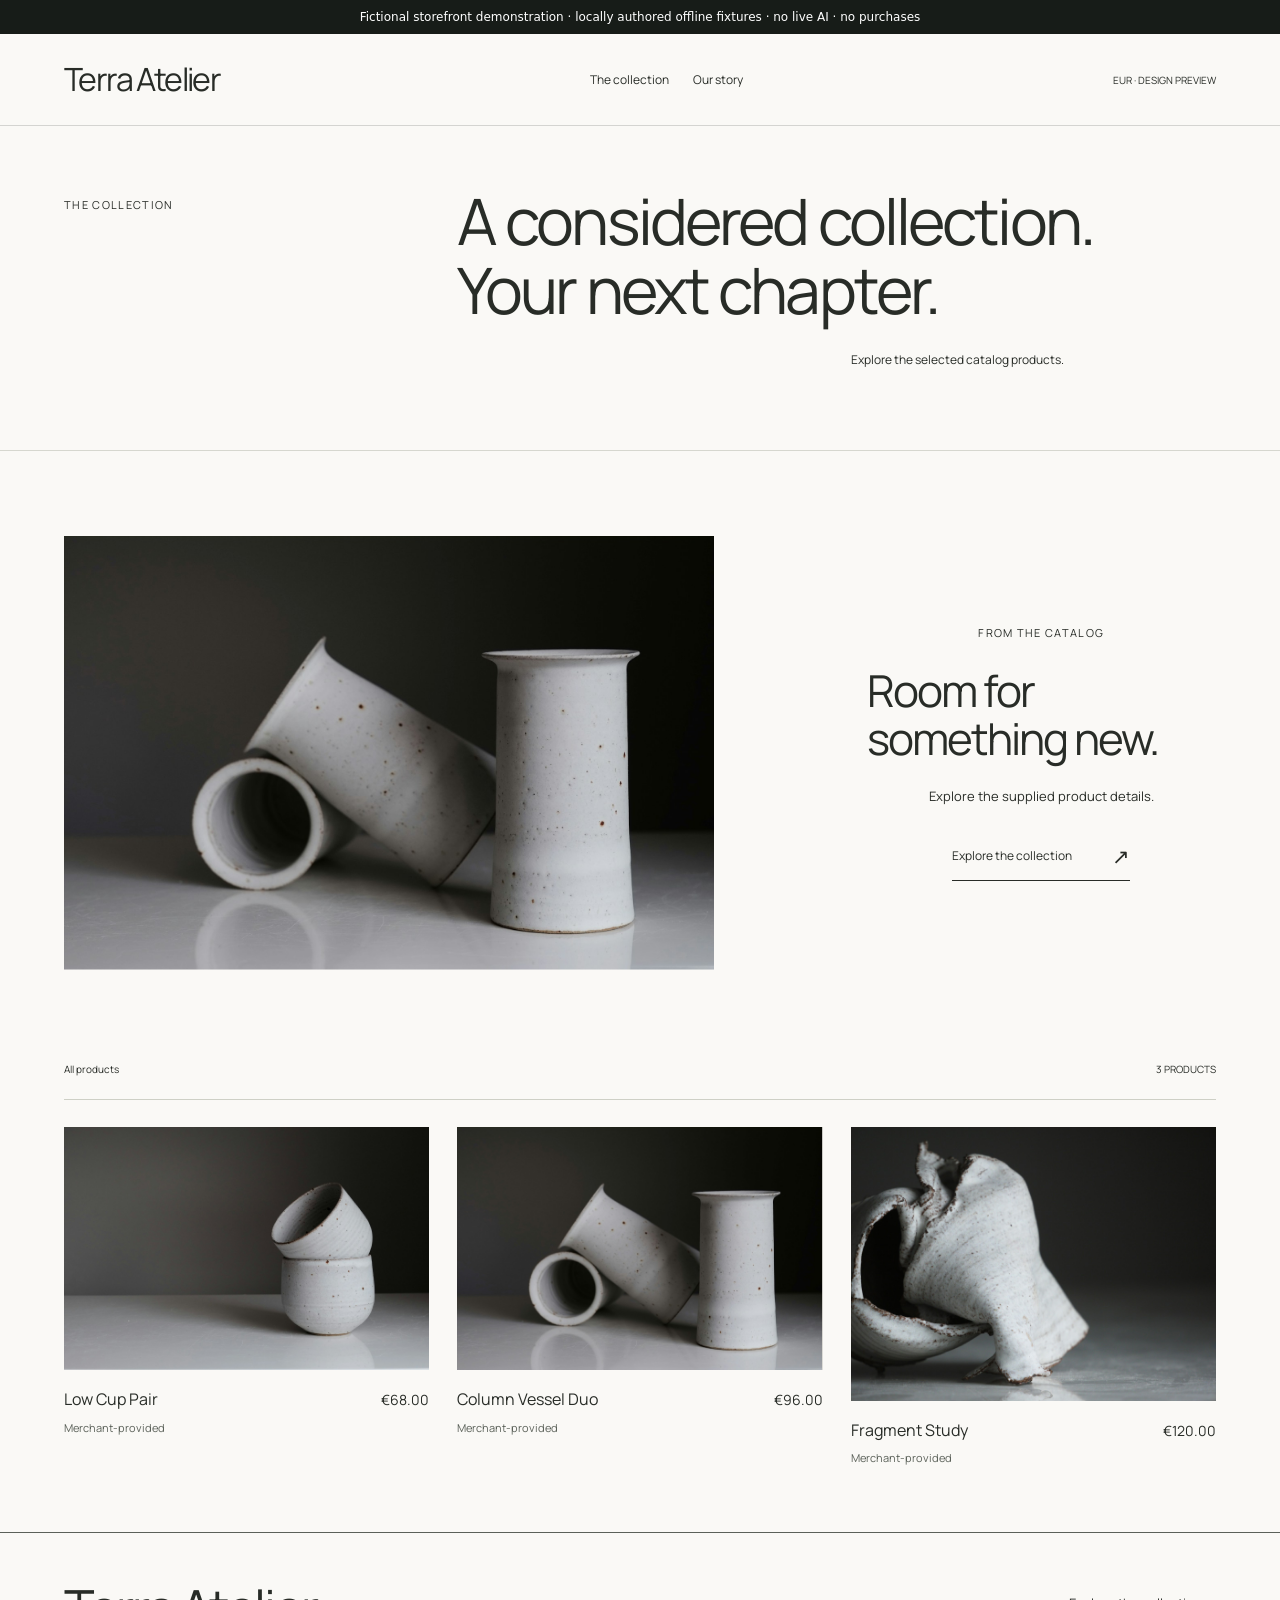
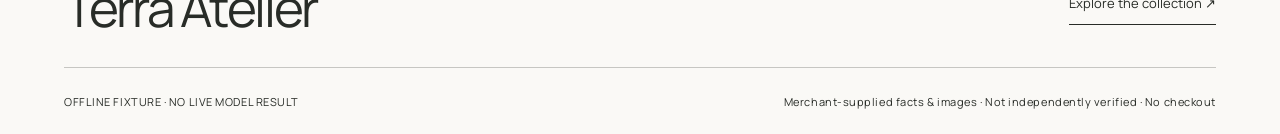
<file: minimal-revision.html>
<!doctype html><html lang="en"><head><meta charset="utf-8"><meta http-equiv="Content-Security-Policy" content="default-src 'none'; script-src 'self'; style-src 'self' 'unsafe-inline'; img-src 'self' data:; font-src 'self' data:; frame-src 'self'; connect-src 'none'; form-action 'none'; base-uri 'none'; object-src 'none'"><meta name="referrer" content="no-referrer"><meta name="viewport" content="width=device-width,initial-scale=1"><title>Terra Atelier — storefront preview</title><style>@font-face {
  font-family: Manrope;
  src: url("/assets/849290ef12a2eeb9af5c11924120d11aa4ae8b435ed3347d7fc8bc240c293ca3.woff2") format("woff2");
  font-weight: 400;
  font-display: swap;
}
@font-face {
  font-family: Manrope;
  src: url("/assets/f7ac6258da20ab7541939b59851155753d1d24f1b30cbcb949077a3faa3d1593.woff2") format("woff2");
  font-weight: 600;
  font-display: swap;
}
@font-face {
  font-family: Manrope;
  src: url("/assets/74c161dbcbce7c3590803cc72dc1f63313c360e13367aba5075a7b7b3818ea49.woff2") format("woff2");
  font-weight: 800;
  font-display: swap;
}
@font-face {
  font-family: Cormorant;
  src: url("/assets/6d37a86241a25d63f8fe6018b4c083449886b7165c1acb15edd0f574f690ecf7.ttf") format("truetype");
  font-weight: 400;
  font-style: normal;
  font-display: swap;
}
@font-face {
  font-family: Cormorant;
  src: url("/assets/0b9a8a33cfaa624d30f70f9b6686da769b319b8c37a55af16e29fef690108bbf.ttf") format("truetype");
  font-weight: 400;
  font-style: italic;
  font-display: swap;
}
:root {
  font-family: Manrope, Arial, sans-serif;
  color: #292b25;
  background: #f5f1e9;
  font-synthesis: none;
  font-optical-sizing: auto;
}
* {
  box-sizing: border-box;
}
html {
  scroll-behavior: auto;
  scroll-padding-top: 150px;
}
body {
  margin: 0;
}
button,
input,
select {
  font: inherit;
  color: inherit;
}
button,
a,
select {
  -webkit-tap-highlight-color: transparent;
}
button {
  cursor: pointer;
}
button:disabled {
  cursor: not-allowed;
  opacity: 0.5;
}
a {
  color: inherit;
  text-decoration: none;
}
button {
  border: 0;
  background: none;
}
button,
a,
summary,
input,
select {
  outline-offset: 5px;
}
button:focus-visible,
a:focus-visible,
summary:focus-visible,
input:focus-visible,
select:focus-visible {
  outline: 2px solid currentColor;
}
img {
  display: block;
  max-width: 100%;
}
figure,
h1,
h2,
h3,
p {
  margin: 0;
}
h1,
h2,
h3 {
  font-weight: 400;
}
dialog {
  color: #282c27;
}
dialog::backdrop {
  background: #10181088;
  backdrop-filter: blur(4px);
}
.sr-only {
  position: absolute;
  width: 1px;
  height: 1px;
  overflow: hidden;
  clip: rect(0, 0, 0, 0);
  white-space: nowrap;
}
.skip-link {
  position: fixed;
  left: 15px;
  top: -100px;
  padding: 15px;
  background: white;
  z-index: 100;
}
.skip-link:focus {
  top: 10px;
}
.store {
  --lab-height: 40px;
  --gap-none: 0px;
  --gap-xs: 8px;
  --gap-sm: 16px;
  --gap-md: 28px;
  --gap-lg: 52px;
  --gap-xl: 96px;
  --page: 5.5vw;
  --section: 120px;
  background: var(--bg);
  color: var(--ink);
  min-height: 100vh;
}
.store p {
  line-height: 1.65;
}
.store button,
.store a,
.store select {
  touch-action: manipulation;
}
.lab-bar {
  height: 40px;
  position: sticky;
  top: 0;
  background: #202821;
  color: #f5f3e9;
  z-index: 40;
  display: flex;
  align-items: center;
  justify-content: space-between;
  gap: 15px;
  padding: 0 24px;
  font-size: 10px;
  letter-spacing: 0.03em;
}
.lab-mark {
  font-size: 14px;
  letter-spacing: -0.06em;
  font-weight: 800;
  white-space: nowrap;
}
.lab-mark span {
  font-size: 9px;
  font-weight: 400;
  letter-spacing: 0.09em;
  margin-left: 9px;
}
.lab-bar nav {
  display: flex;
  gap: 23px;
  align-items: center;
}
.lab-bar nav a {
  padding: 12px 0;
  opacity: 0.7;
}
.lab-bar nav a[aria-current="page"],
.lab-bar nav a:hover {
  opacity: 1;
  border-bottom: 1px solid #e3e9c7;
}
.lab-bar nav a span {
  margin-left: 5px;
}
.lab-disclosure {
  font-size: 9px;
  opacity: 0.85;
  white-space: nowrap;
}
.store-header {
  height: 96px;
  display: flex;
  align-items: center;
  justify-content: space-between;
  padding: 0 var(--page);
  border-bottom: 1px solid color-mix(in srgb, var(--ink) 18%, transparent);
  background: var(--bg);
  position: sticky;
  top: var(--lab-height);
  z-index: 20;
  gap: 24px;
}
.wordmark {
  font-family: Cormorant, Georgia, serif;
  font-size: 38px;
  line-height: 0.7;
  letter-spacing: -1.7px;
  display: flex;
  align-items: baseline;
  gap: 6px;
  position: relative;
}
.wordmark span {
  font-style: italic;
}
.wordmark i {
  font-style: normal;
  font-family: Manrope, sans-serif;
  font-size: 23px;
  margin-left: 12px;
  line-height: 1;
}
.store-nav {
  display: flex;
  gap: 38px;
  font-size: 12px;
}
.store-nav a {
  position: relative;
  padding: 15px 0;
}
.store-nav a:after {
  content: "";
  position: absolute;
  height: 1px;
  bottom: 9px;
  left: 0;
  right: 100%;
  background: currentColor;
  transition: right 0.2s;
}
.store-nav a:hover:after {
  right: 0;
}
.header-end {
  display: flex;
  align-items: center;
  gap: 32px;
  font-size: 12px;
}
.currency {
  font-size: 10px;
  letter-spacing: 0.1em;
}
.bag-button {
  padding: 13px 0;
}
.menu-toggle {
  display: none;
}
.embedded-prototype {
  --lab-height: 0px;
}
.spec-node {
  min-width: 0;
  grid-column: var(--d-col, auto) / span var(--d-span, 1);
  grid-row: var(--d-row, auto);
  align-self: var(--d-align, stretch);
}
.spec-grid {
  display: grid;
  grid-template-columns: repeat(var(--columns), minmax(0, 1fr));
}
.spec-stack {
  display: flex;
  flex-direction: column;
}
.gap-none {
  gap: var(--gap-none);
}
.gap-xs {
  gap: var(--gap-xs);
}
.gap-sm {
  gap: var(--gap-sm);
}
.gap-md {
  gap: var(--gap-md);
}
.gap-lg {
  gap: var(--gap-lg);
}
.gap-xl {
  gap: var(--gap-xl);
}
.pad-page {
  padding: 40px var(--page);
}
.pad-section {
  padding: var(--section) var(--page);
}
.text-display {
  font-family: var(--display);
  font-size: clamp(80px, 10.8vw, 166px);
  letter-spacing: -0.065em;
  line-height: 0.89;
  white-space: pre-line;
}
.text-headline {
  font-family: var(--display);
  font-size: clamp(56px, 6.4vw, 100px);
  letter-spacing: -0.045em;
  line-height: 0.99;
  white-space: pre-line;
}
.text-title {
  font-family: var(--display);
  font-size: clamp(38px, 4vw, 62px);
  letter-spacing: -0.045em;
  line-height: 1.08;
  white-space: pre-line;
}
.text-body {
  font-size: 16px;
  line-height: 1.8;
  max-width: 42ch;
}
.text-small {
  font-size: 10px;
  letter-spacing: 0.12em;
  line-height: 1.7;
  white-space: pre-line;
}
.tone-muted {
  color: var(--muted);
}
.tone-inverse {
  color: #f7f3e9;
}
.italic {
  font-style: italic;
}
.media {
  width: 100%;
  min-height: 0;
  overflow: hidden;
  position: relative;
  background: #4d504a;
}
.media img {
  height: 100%;
  width: 100%;
  object-fit: cover;
  transition: transform 0.7s cubic-bezier(0.2, 0.7, 0.2, 1);
}
.media-landscape {
  aspect-ratio: 1.6;
}
.media-portrait {
  aspect-ratio: 0.8;
}
.media-square {
  aspect-ratio: 1;
}
.media-hero {
  height: min(76vh, 800px);
  min-height: 650px;
}
.treatment-circle {
  border-radius: 50%;
}
.treatment-tilt {
  transform: rotate(-5deg);
}
.shop-link {
  display: inline-flex;
  align-items: center;
  justify-content: space-between;
  gap: 40px;
  min-height: 50px;
  font-size: 12px;
}
.shop-link span {
  font-size: 21px;
  transition: transform 0.2s;
}
.shop-link:hover span {
  transform: translate(3px, -3px);
}
.link-solid {
  background: var(--accent);
  color: var(--accent-text);
  padding: 16px 22px;
  min-width: 220px;
}
.link-text {
  border-bottom: 1px solid currentColor;
  padding: 9px 0;
}
.product-card {
  display: block;
  min-width: 0;
}
.product-card figure {
  position: relative;
  overflow: hidden;
  aspect-ratio: 4/5;
  background: #4a4d46;
}
.product-card img {
  width: 100%;
  height: 100%;
  object-fit: cover;
  object-position: 70% 50%;
  transition: transform 0.65s cubic-bezier(0.2, 0.7, 0.2, 1);
}
.product-card:hover img {
  transform: scale(1.035);
}
.card-number {
  position: absolute;
  left: 18px;
  top: 15px;
  font-size: 11px;
  color: #fff;
  letter-spacing: 0.1em;
  background: #2228;
  padding: 3px 6px;
}
.card-arrow {
  position: absolute;
  bottom: 16px;
  right: 16px;
  width: 38px;
  height: 38px;
  border-radius: 50%;
  display: grid;
  place-items: center;
  background: var(--bg);
  color: var(--ink);
  font-size: 23px;
  transition: transform 0.2s;
}
.product-card:hover .card-arrow {
  transform: rotate(45deg);
}
.card-info {
  display: flex;
  align-items: baseline;
  justify-content: space-between;
  gap: 14px;
  margin-top: 18px;
  font-size: 13px;
}
.card-info h3 {
  font-size: 15px;
  font-weight: 400;
}
.card-info span {
  white-space: nowrap;
}
.card-category {
  font-size: 11px;
  color: var(--muted);
  margin-top: 8px;
}
.product-list-grid {
  display: grid;
  gap: 30px;
}
.product-list.spread .product-list-grid {
  grid-template-columns: repeat(12, minmax(0, 1fr));
  gap: 40px;
}
.spread .product-card:nth-child(1) {
  grid-column: 1 / span 7;
}
.spread .product-card:nth-child(2) {
  grid-column: 9 / span 4;
  margin-top: 170px;
}
.spread .product-card:nth-child(3) {
  grid-column: 4 / span 6;
  margin-top: 60px;
}
.spread .product-card:nth-child(1) figure {
  aspect-ratio: 1.25;
}
.spread .product-card:nth-child(3) figure {
  aspect-ratio: 1.5;
}
.shelf .product-list-grid {
  grid-template-columns: repeat(3, minmax(0, 1fr));
  gap: 28px;
  padding-bottom: 90px;
}
.shelf .product-card:nth-child(2) {
  transform: translateY(75px);
}
.shelf .product-card:nth-child(3) {
  transform: translateY(25px);
}
.directory .product-list-grid {
  grid-template-columns: repeat(3, minmax(0, 1fr));
  gap: 28px;
}
.directory .product-card figure {
  aspect-ratio: 1;
  background: #e4e3dd;
}
.directory .product-card img {
  object-fit: contain;
}
.directory .card-arrow {
  display: none;
}
.directory .card-number {
  left: 12px;
  top: 12px;
  font-size: 9px;
}
.directory .card-info h3 {
  font-size: 13px;
}
.catalog-filter {
  display: flex;
  justify-content: space-between;
  align-items: center;
  margin-bottom: 27px;
  padding-bottom: 15px;
  border-bottom: 1px solid #ced0c6;
  font-size: 10px;
}
.catalog-filter > div {
  display: flex;
  gap: 25px;
}
.catalog-filter button {
  padding: 10px 0;
  color: var(--muted);
  border-bottom: 1px solid transparent;
  font-size: 11px;
}
.catalog-filter button[aria-pressed="true"] {
  color: var(--ink);
  border-color: var(--ink);
}
.direction-editorial [data-node="lux-hero"] {
  position: relative;
  gap: 0;
}
.direction-editorial [data-node="lux-immersive"] {
  position: relative;
}
.direction-editorial [data-node="lux-immersive"]:after {
  content: "";
  position: absolute;
  inset: 0;
  background: linear-gradient(
    90deg,
    #101711b3 0%,
    #101711b3 58%,
    #1017110d 100%
  );
}
.direction-editorial [data-node="lux-overlay"] {
  position: relative;
  z-index: 2;
  padding: 55px 0;
  gap: 26px;
}
.direction-editorial [data-node="lux-title"] {
  font-size: clamp(100px, 11.4vw, 174px);
  letter-spacing: -0.057em;
}
.direction-editorial [data-node="lux-subtitle"] {
  font-size: 15px;
}
.direction-editorial [data-node="lux-shop"] .shop-link {
  background: #f5f1e9;
  color: #292b25;
  max-width: 250px;
  margin-top: 8px;
}
.direction-editorial [data-node="lux-caption"] {
  z-index: 2;
  font-size: 9px;
  margin: 0 25px 32px 0;
  letter-spacing: 0.07em;
}
.direction-editorial [data-node="lux-story"] {
  row-gap: 72px;
}
.direction-editorial [data-node="lux-story-index"] {
  padding-top: 14px;
}
.direction-editorial [data-node="lux-inset"] {
  max-height: 500px;
}
.direction-editorial [data-node="lux-story-copy"] {
  gap: 30px;
}
.direction-editorial [data-node="lux-collection"] {
  padding-top: 25px;
}
.direction-editorial [data-node="lux-collection-title"] {
  max-width: 850px;
  margin-bottom: 20px;
}
.direction-editorial .card-info h3 {
  font-family: Cormorant, Georgia, serif;
  font-size: 26px;
}
.direction-editorial .card-info > span {
  font-size: 13px;
}
.spacing-graphic {
  --section: 90px;
  --page: 4vw;
}
.direction-bold .wordmark {
  font-family: Manrope, sans-serif;
  font-size: 25px;
  font-weight: 800;
  letter-spacing: -1.6px;
  text-transform: uppercase;
  line-height: 1;
}
.direction-bold .wordmark span {
  font-style: normal;
}
.direction-bold .wordmark i {
  font-size: 29px;
  margin-left: 8px;
}
.direction-bold .store-header {
  height: 88px;
  border-color: var(--ink);
}
.direction-bold .text-display,
.direction-bold .text-headline {
  font-weight: 800;
  text-transform: uppercase;
  letter-spacing: -0.075em;
  line-height: 0.88;
}
.direction-bold [data-node="bold-poster"] {
  padding-top: 35px;
  padding-bottom: 70px;
  row-gap: 30px;
}
.direction-bold [data-node="bold-title"] {
  font-size: clamp(110px, 16vw, 240px);
  position: relative;
  z-index: 2;
}
.direction-bold [data-node="bold-circle"] {
  align-self: center;
  justify-self: center;
  width: 100%;
  max-width: 500px;
  transform: rotate(-6deg);
}
.direction-bold [data-node="bold-intro"] {
  align-self: center;
  gap: 22px;
  padding-right: 25px;
}
.direction-bold [data-node="bold-short"] {
  font-size: 20px;
  line-height: 1.5;
  max-width: 16ch;
}
.direction-bold [data-node="bold-footnote"] {
  font-size: 10px;
  white-space: pre-line;
  line-height: 2;
}
.direction-bold [data-node="bold-shop"] {
  background: #f2eee5;
}
.direction-bold [data-node="bold-shop-title"] {
  font-size: clamp(60px, 7vw, 110px);
  max-width: 800px;
}
.direction-bold .shelf .card-info h3 {
  font-size: 21px;
  font-weight: 800;
  letter-spacing: -0.05em;
}
.direction-bold .shelf .card-info > span {
  font-size: 17px;
}
.direction-bold .shelf .product-card:nth-child(1) figure {
  border-radius: 48% 48% 0 0;
}
.direction-bold .shelf .product-card:nth-child(3) figure {
  border-radius: 0 0 40% 40%;
}
.direction-bold [data-node="bold-story"] {
  border-top: 1px solid var(--ink);
}
.direction-bold [data-node="bold-story-title"] {
  font-size: clamp(50px, 6.5vw, 98px);
}
.direction-bold [data-node="bold-feature"] {
  grid-column: 5 / span 5;
  grid-row: 3;
}
.direction-bold .store-footer {
  background: #242820;
  color: #e8ed65;
}
.spacing-precise {
  --section: 85px;
  --page: 5vw;
}
.direction-minimal .store-header {
  height: 92px;
}
.direction-minimal .wordmark {
  font-size: 34px;
}
.direction-minimal .store-nav {
  gap: 28px;
}
.direction-minimal [data-node="min-intro"] {
  padding-top: 65px;
  padding-bottom: 50px;
  row-gap: 10px;
}
.direction-minimal [data-node="min-label"] {
  font-size: 9px;
  padding-top: 10px;
}
.direction-minimal [data-node="min-title"] {
  font-size: clamp(44px, 5vw, 74px);
  line-height: 1.08;
  letter-spacing: -0.06em;
  max-width: 800px;
}
.direction-minimal [data-node="min-intro-copy"] {
  font-size: 12px;
  line-height: 1.8;
  margin-top: 15px;
}
.direction-minimal [data-node="min-collection"] {
  padding-top: 0;
  padding-bottom: 65px;
}
.direction-minimal [data-node="min-story"] {
  border-top: 1px solid #d6d7cf;
  margin-top: 20px;
}
.direction-minimal [data-node="min-story-title"] {
  font-size: 44px;
  font-weight: 400;
}
.direction-minimal [data-node="min-story-body"] {
  font-size: 13px;
}
.direction-minimal [data-node="min-story-copy"] {
  gap: 24px;
}
.breadcrumb {
  font-size: 10px;
  display: flex;
  gap: 12px;
  padding: 25px var(--page);
  color: var(--muted);
}
.breadcrumb a {
  border-bottom: 1px solid currentColor;
}
.gallery figure {
  overflow: hidden;
  position: relative;
  background: #484b45;
}
.gallery img {
  height: 100%;
  width: 100%;
  object-fit: cover;
}
.gallery figcaption {
  font-size: 8px;
  letter-spacing: 0.1em;
  position: absolute;
  bottom: 16px;
  left: 18px;
  right: 18px;
  color: #fff;
  z-index: 2;
}
.gallery-stack {
  display: flex;
  flex-direction: column;
  gap: 32px;
}
.gallery-stack figure {
  aspect-ratio: 1.03;
}
.gallery-stack .gallery-detail {
  aspect-ratio: 1.25;
}
.gallery-detail img {
  transform: scale(1.55);
  object-position: 70% 40%;
}
.purchase {
  position: sticky;
  top: calc(var(--lab-height) + 135px);
  padding-bottom: 20px;
}
.purchase-top {
  display: flex;
  justify-content: space-between;
  gap: 12px;
  font-size: 8px;
  letter-spacing: 0.07em;
  line-height: 1.7;
  margin-bottom: 30px;
}
.purchase h1 {
  font-family: var(--display);
  font-size: 64px;
  line-height: 0.95;
  letter-spacing: -0.045em;
  margin-bottom: 20px;
}
.purchase-price {
  font-size: 20px;
  display: flex;
  align-items: baseline;
  gap: 20px;
  margin-bottom: 25px;
}
.purchase-price span {
  font-size: 9px;
  color: var(--muted);
}
.purchase-description {
  font-size: 13px;
  line-height: 1.9 !important;
  margin-bottom: 30px;
  max-width: 42ch;
}
.variant-label {
  font-size: 10px;
  display: block;
  margin-bottom: 10px;
}
.purchase select {
  height: 50px;
  border: 1px solid color-mix(in srgb, var(--ink) 50%, transparent);
  width: 100%;
  background: transparent;
  padding: 0 14px;
  border-radius: 0;
  font-size: 11px;
}
.purchase-actions {
  display: flex;
  gap: 10px;
  margin-top: 14px;
}
.quantity {
  border: 1px solid var(--ink);
  display: flex;
  align-items: center;
  height: 53px;
}
.quantity button {
  height: 100%;
  width: 32px;
  font-size: 17px;
}
.quantity output {
  font-size: 11px;
  min-width: 20px;
  text-align: center;
}
.add-button {
  background: var(--accent);
  color: var(--accent-text);
  padding: 15px 17px;
  display: flex;
  align-items: center;
  justify-content: space-between;
  gap: 18px;
  flex: 1;
  font-size: 11px;
  min-height: 53px;
  white-space: nowrap;
}
.availability {
  font-size: 9px;
  color: var(--muted);
  margin-top: 12px !important;
}
.product-details {
  border-top: 1px solid color-mix(in srgb, var(--ink) 20%, transparent);
  border-bottom: 1px solid color-mix(in srgb, var(--ink) 20%, transparent);
  margin-top: 30px;
  font-size: 11px;
}
.product-details summary {
  cursor: pointer;
  list-style: none;
  padding: 18px 0;
  display: flex;
  justify-content: space-between;
}
.product-details ul {
  padding-left: 16px;
  line-height: 2;
  margin-top: 0;
  margin-bottom: 25px;
  font-size: 11px;
}
.reference-note {
  font-size: 9px;
  line-height: 1.8 !important;
  color: var(--muted);
  margin-top: 22px !important;
  max-width: 48ch;
}
.direction-editorial [data-node="lux-product"] {
  padding-top: 15px;
  align-items: start;
  min-height: 1100px;
}
.purchase-editorial h1 {
  font-size: 78px;
  font-style: italic;
}
.purchase-editorial .purchase-top > span:last-child {
  display: none;
}
.direction-bold .breadcrumb {
  border-bottom: 1px solid var(--ink);
}
.direction-bold [data-node="bold-product"] {
  align-items: start;
}
.gallery-stage {
  background: #cbb4a8;
  padding: 45px;
}
.gallery-stage figure {
  aspect-ratio: 1;
  height: auto;
  transform: rotate(-3deg);
}
.gallery-stage figure img {
  object-position: 70% 50%;
  transition: transform 0.35s;
}
.gallery-stage .selected-detail img {
  transform: scale(1.45);
}
.gallery-switch {
  display: flex;
  justify-content: space-between;
  align-items: center;
  margin-top: 35px;
  font-size: 9px;
}
.gallery-switch button {
  width: 45px;
  height: 45px;
  border: 1px solid #333;
  border-radius: 50%;
  font-size: 20px;
}
.direction-bold [data-node="bold-purchase"] {
  padding: 50px 42px 40px;
}
.purchase-poster h1 {
  font-size: clamp(54px, 5.3vw, 85px);
  font-weight: 800;
  text-transform: uppercase;
  letter-spacing: -0.075em;
  max-width: 400px;
}
.purchase-poster .purchase-top {
  margin-bottom: 25px;
}
.purchase-poster .product-tabs {
  display: flex;
  gap: 24px;
  border-bottom: 1px solid var(--ink);
  margin-top: 30px;
}
.product-tabs button {
  font-size: 11px;
  padding: 15px 0;
  border-bottom: 2px solid transparent;
}
.product-tabs button[aria-selected="true"] {
  border-color: var(--ink);
  font-weight: 800;
}
.product-tab-panel {
  font-size: 12px;
  line-height: 1.8;
  min-height: 90px;
  padding-top: 20px;
}
.product-tab-panel ul {
  padding-left: 16px;
  margin: 0;
}
.gallery-filmstrip {
  display: grid;
  grid-template-columns: 70px minmax(0, 1fr);
  gap: 20px;
  align-items: start;
}
.gallery-filmstrip figure {
  aspect-ratio: 1;
  min-height: 470px;
  background: #e3e1da;
}
.gallery-filmstrip figure img {
  object-fit: contain;
}
.gallery-filmstrip figure.selected-detail img {
  object-fit: cover;
  transform: scale(1.4);
}
.gallery-filmstrip figcaption {
  color: #30332b;
  background: #f7f6efe6;
  padding: 7px;
  left: 10px;
  right: auto;
  bottom: 10px;
}
.gallery-thumbs {
  display: flex;
  flex-direction: column;
  gap: 12px;
}
.gallery-thumbs button {
  overflow: hidden;
  border: 1px solid transparent;
  padding: 3px;
  height: 75px;
  background: #e3e1da;
}
.gallery-thumbs button[aria-pressed="true"] {
  border-color: var(--ink);
}
.gallery-thumbs img {
  object-fit: cover;
  width: 62px;
  height: 67px;
}
.gallery-thumbs img.cropped {
  transform: scale(1.7);
}
.purchase-precise h1 {
  font-size: 39px;
  font-weight: 400;
  letter-spacing: -0.05em;
  line-height: 1.15;
}
.purchase-precise .purchase-top {
  font-size: 8px;
  margin-bottom: 24px;
}
.purchase-precise .purchase-top > span:last-child {
  display: none;
}
.purchase-precise .purchase-price {
  font-size: 19px;
  margin-bottom: 20px;
}
.purchase-precise .purchase-description {
  font-size: 12px;
  margin-bottom: 23px;
}
.purchase-precise .reference-note {
  font-size: 9px;
}
.direction-minimal [data-node="min-product"] {
  padding-top: 12px;
  padding-bottom: 100px;
}
.related {
  padding: 90px var(--page);
  border-top: 1px solid color-mix(in srgb, var(--ink) 20%, transparent);
}
.related h2 {
  font-family: var(--display);
  font-size: 50px;
  letter-spacing: -0.04em;
  margin: 18px 0 40px;
}
.related > div {
  display: grid;
  grid-template-columns: 1fr 1fr;
  gap: 35px;
  max-width: 850px;
}
.related figure {
  aspect-ratio: 1.4;
}
.store-footer {
  padding: 70px var(--page) 25px;
  background: #e8e5dc;
  display: grid;
  grid-template-columns: 2fr 1fr;
  gap: 70px 40px;
}
.footer-brand > span {
  font-family: Cormorant, Georgia, serif;
  font-size: clamp(62px, 9vw, 150px);
  letter-spacing: -0.07em;
  line-height: 1;
}
.footer-brand p {
  font-size: 12px;
  margin-top: 20px;
}
.store-footer > div:nth-child(2) {
  display: flex;
  flex-direction: column;
  align-items: flex-start;
  justify-content: center;
  gap: 24px;
  font-size: 11px;
}
.store-footer button {
  padding: 0;
  border-bottom: 1px solid currentColor;
  padding-bottom: 4px;
  font-size: 10px;
}
.footer-bottom {
  grid-column: 1/-1;
  border-top: 1px solid color-mix(in srgb, currentColor 25%, transparent);
  padding-top: 25px;
  display: flex;
  justify-content: space-between;
  gap: 20px;
  font-size: 8px;
  letter-spacing: 0.05em;
}
.bag {
  position: fixed;
  inset: 0 0 0 auto;
  margin: 0;
  height: 100dvh;
  max-height: none;
  max-width: none;
  width: min(520px, 100%);
  border: 0;
  padding: 30px;
  background: #f8f6ef;
  overflow: auto;
}
.bag-heading {
  display: flex;
  justify-content: space-between;
  align-items: center;
  gap: 20px;
  padding-bottom: 30px;
  border-bottom: 1px solid #d5d7cb;
}
.bag-heading h2 {
  font-family: Cormorant, serif;
  font-size: 40px;
  letter-spacing: -1px;
}
.bag-heading h2 span {
  font:
    12px Manrope,
    sans-serif;
}
.bag-heading button {
  width: 40px;
  height: 40px;
  font-size: 30px;
}
.bag-items {
  padding: 10px 0;
}
.bag-line {
  display: grid;
  grid-template-columns: 88px 1fr auto;
  gap: 15px;
  padding: 25px 0;
  border-bottom: 1px solid #d5d7cb;
}
.bag-line > img {
  width: 88px;
  height: 108px;
  object-fit: cover;
}
.bag-line a {
  font-size: 13px;
}
.bag-line p {
  font-size: 10px;
  color: #586052;
  margin: 10px 0 16px;
}
.bag-line > strong {
  font-size: 12px;
  font-weight: 400;
}
.line-quantity {
  display: flex;
  align-items: center;
  gap: 13px;
  font-size: 11px;
}
.line-quantity button {
  padding: 6px 2px;
  font-size: 14px;
}
.line-quantity .remove-line {
  margin-left: 8px;
  font-size: 9px;
  border-bottom: 1px solid currentColor;
}
.bag-total {
  display: flex;
  justify-content: space-between;
  padding: 25px 0;
  font-size: 18px;
}
.bag-total strong {
  font-weight: 400;
}
.bag-disclaimer {
  font-size: 11px;
  line-height: 1.8;
  color: #586052;
  margin-bottom: 25px;
}
.continue-button {
  background: #2b3228;
  color: #fff;
  min-height: 50px;
  padding: 15px 23px;
  width: 100%;
  font-size: 12px;
  text-align: left;
  display: block;
}
.bag-empty {
  padding: 70px 15px;
  text-align: center;
}
.empty-mark {
  font-size: 85px;
  color: #747d66;
}
.bag-empty h3 {
  font-family: Cormorant, serif;
  font-size: 38px;
  line-height: 1.1;
  margin: 25px 0;
}
.bag-empty p {
  font-size: 12px;
  margin-bottom: 40px;
}
.bag-empty .continue-button {
  text-align: center;
}
.spec-dialog {
  width: min(850px, 94vw);
  max-height: 90dvh;
  border: 0;
  padding: 48px;
  background: #f8f7ef;
  position: fixed;
}
.dialog-close {
  position: absolute;
  top: 15px;
  right: 20px;
  font-size: 30px;
}
.spec-dialog h2 {
  font-family: Cormorant, serif;
  font-size: 50px;
  margin: 15px 0;
}
.spec-dialog p {
  font-size: 13px;
  line-height: 1.8;
  max-width: 65ch;
  margin-bottom: 25px;
}
.spec-dialog pre {
  font: 11px/1.7 monospace;
  overflow: auto;
  padding: 25px;
  background: #e9ede3;
  margin-bottom: 0;
}
.motion-reveal {
  animation: reveal 0.6s ease both;
}
@keyframes reveal {
  from {
    opacity: 0;
    transform: translateY(10px);
  }
  to {
    opacity: 1;
    transform: none;
  }
}
.lab-home,
.benchmark {
  background: #f5f3eb;
  min-height: 100vh;
}
.lab-home > header {
  padding: 90px 6vw 70px;
  max-width: 1250px;
}
.lab-kicker {
  font-size: 10px;
  letter-spacing: 0.15em;
  color: #535d4d;
}
.lab-home h1,
.benchmark-heading h1 {
  font-size: clamp(58px, 6vw, 90px);
  font-weight: 400;
  letter-spacing: -0.065em;
  line-height: 1.02;
  margin: 25px 0;
}
.lab-home h1 em {
  font-family: Cormorant, serif;
  font-size: 1.25em;
  font-weight: 400;
  letter-spacing: -0.04em;
}
.lab-home > header p,
.benchmark-heading > p {
  max-width: 680px;
  font-size: 15px;
  line-height: 1.9;
  color: #5b6256;
}
.lab-primary {
  display: inline-block;
  margin-top: 30px;
  background: #273124;
  color: white;
  padding: 18px 25px;
  font-size: 12px;
}
.lab-directions {
  display: grid;
  grid-template-columns: repeat(3, minmax(0, 1fr));
  gap: 25px;
  padding: 0 6vw 90px;
}
.lab-direction {
  display: flex;
  flex-direction: column;
  padding: 18px;
  background: #e9e5d9;
}
.lab-direction img {
  width: 100%;
  aspect-ratio: 1.2;
  object-fit: cover;
  margin-bottom: 25px;
}
.lab-direction > span {
  font-size: 9px;
  letter-spacing: 0.08em;
}
.lab-direction h2 {
  font-family: Cormorant, serif;
  font-size: 43px;
  letter-spacing: -0.05em;
  line-height: 1.05;
  margin: 16px 0;
}
.lab-direction p {
  font-size: 10px;
  margin-top: auto;
  padding-top: 20px;
}
.lab-direction.bold {
  background: #e8ed65;
}
.lab-direction.bold h2 {
  font-family: Manrope, sans-serif;
  font-weight: 800;
  font-size: 37px;
}
.lab-direction.minimal {
  background: white;
}
.lab-direction.minimal h2 {
  font-family: Manrope, sans-serif;
  font-size: 32px;
}
.lab-home > section {
  padding: 75px 6vw;
  border-top: 1px solid #cbd0c1;
}
.lab-home > section h2 {
  font-size: 38px;
  letter-spacing: -0.04em;
  margin-bottom: 25px;
}
.lab-home > section > p {
  font-size: 13px;
  line-height: 1.9;
  max-width: 85ch;
  color: #555d4f;
}
.lab-facts {
  display: grid;
  grid-template-columns: repeat(3, 1fr);
  gap: 40px;
  margin: 45px 0;
}
.lab-facts p {
  font-size: 12px;
  line-height: 1.9;
}
.lab-fine {
  font-size: 10px !important;
}
.benchmark-heading {
  padding: 65px 4vw 45px;
}
.benchmark-heading h1 {
  font-size: 66px;
}
.benchmark-controls {
  display: flex;
  gap: 30px;
  margin-top: 35px;
}
.benchmark-controls > div {
  display: flex;
  border: 1px solid #a5ad99;
}
.benchmark-controls button {
  padding: 12px 18px;
  font-size: 11px;
}
.benchmark-controls button[aria-pressed="true"] {
  background: #253021;
  color: white;
}
.comparison-grid {
  display: grid;
  grid-template-columns: repeat(4, minmax(0, 1fr));
  gap: 22px;
  padding: 0 3vw 70px;
}
.comparison-label {
  display: flex;
  gap: 10px;
  align-items: center;
  padding-bottom: 15px;
}
.comparison-label > span {
  font-size: 9px;
  border: 1px solid #9ba58e;
  padding: 7px;
}
.comparison-label h2 {
  font-size: 13px;
  letter-spacing: -0.03em;
}
.comparison-window {
  height: 460px;
  overflow: hidden;
  background: white;
  border: 1px solid #d3d7c9;
}
.comparison-scaled {
  width: var(--frame-width);
  height: 1900px;
  transform-origin: top left;
  transform: scale(var(--frame-scale));
}
.comparison-scaled iframe {
  display: block;
  border: 0;
  width: 100%;
  height: 1900px;
}
.comparison-grid > article > p {
  font-size: 11px;
  line-height: 1.8;
  color: #5a6452;
  min-height: 65px;
  margin-top: 18px;
}
.comparison-grid > article > a {
  font-size: 10px;
  display: inline-block;
  border-bottom: 1px solid currentColor;
  padding-bottom: 6px;
  margin-top: 10px;
}
.baseline-note {
  padding: 28px;
  font-size: 12px;
  line-height: 1.8;
}
.baseline-note h3 {
  font-size: 24px;
  margin-bottom: 20px;
}
.benchmark-notes {
  padding: 60px 5vw;
  background: #e5eadb;
}
.benchmark-notes h2 {
  font-size: 34px;
  letter-spacing: -0.04em;
  margin-bottom: 30px;
}
.benchmark-notes > div {
  display: grid;
  grid-template-columns: repeat(3, 1fr);
  gap: 40px;
}
.benchmark-notes p {
  font-size: 12px;
  line-height: 1.9;
}
.benchmark-notes strong {
  display: block;
  font-size: 16px;
  margin-bottom: 10px;
}
.not-found {
  padding: 100px 8vw;
}
.not-found h1 {
  font-size: 54px;
  margin-bottom: 40px;
}
@media (min-width: 1700px) {
  .comparison-scaled {
    transform: scale(0.29);
  }
  .comparison-window {
    height: 550px;
  }
}
@media (max-width: 1100px) and (min-width: 701px) {
  .lab-disclosure {
    display: none;
  }
  .store-nav {
    gap: 20px;
  }
  .purchase h1 {
    font-size: 55px;
  }
  .purchase-poster h1 {
    font-size: 58px;
  }
  .direction-bold [data-node="bold-purchase"] {
    padding: 35px 25px;
  }
  .gallery-stage {
    padding: 25px;
  }
  .purchase-actions {
    flex-direction: column;
  }
  .quantity {
    justify-content: space-between;
    max-width: 125px;
  }
  .comparison-grid {
    grid-template-columns: repeat(2, 1fr);
  }
}
@media (max-width: 700px) {
  html {
    scroll-padding-top: 125px;
  }
  .store {
    --lab-height: 44px;
    --page: 22px;
    --section: 65px;
    --gap-lg: 30px;
    --gap-xl: 50px;
  }
  .lab-bar {
    height: 44px;
    padding: 0 13px;
    gap: 8px;
  }
  .lab-mark {
    font-size: 12px;
  }
  .lab-mark span,
  .lab-disclosure,
  .lab-bar nav a span {
    display: none;
  }
  .lab-bar nav {
    gap: 17px;
  }
  .lab-bar nav a {
    font-size: 10px;
  }
  .store-header,
  .direction-bold .store-header,
  .direction-minimal .store-header {
    height: 78px;
    gap: 12px;
  }
  .wordmark,
  .direction-minimal .wordmark {
    font-size: 31px;
    letter-spacing: -1.5px;
    gap: 3px;
  }
  .wordmark i {
    font-size: 18px;
    margin-left: 4px;
  }
  .direction-bold .wordmark {
    font-size: 19px;
    letter-spacing: -1.2px;
    gap: 3px;
  }
  .direction-bold .wordmark i {
    font-size: 21px;
  }
  .header-end {
    gap: 18px;
    font-size: 11px;
  }
  .currency {
    display: none;
  }
  .menu-toggle {
    display: block;
    font-size: 10px;
    padding: 12px 0;
  }
  .store-nav {
    display: none;
    position: absolute;
    top: 78px;
    left: 0;
    right: 0;
    background: var(--bg);
    padding: 25px 22px;
    border-bottom: 1px solid currentColor;
  }
  .store-nav.is-open {
    display: flex;
    flex-direction: column;
    gap: 5px;
  }
  .spec-node {
    grid-column: var(--m-col, auto) / span var(--m-span, 1);
    grid-row: var(--m-row, auto);
    align-self: var(--m-align, stretch);
  }
  .spec-grid {
    grid-template-columns: repeat(var(--phone-columns, 1), minmax(0, 1fr));
    gap: var(--phone-gap, var(--gap-md));
  }
  .pad-page {
    padding: 30px var(--page);
  }
  .pad-section {
    padding: var(--section) var(--page);
  }
  .text-display {
    font-size: 84px;
  }
  .text-headline {
    font-size: 54px;
  }
  .text-title {
    font-size: 39px;
  }
  .text-body {
    font-size: 14px;
  }
  .text-small {
    font-size: 8px;
    letter-spacing: 0.1em;
  }
  .media-hero {
    height: 630px;
    min-height: 0;
  }
  .media-portrait {
    aspect-ratio: 0.9;
  }
  .link-solid {
    min-width: 210px;
    padding: 16px 20px;
  }
  .shop-link {
    font-size: 11px;
  }
  .direction-editorial [data-node="lux-hero"] {
    gap: 0;
  }
  .direction-editorial [data-node="lux-immersive"] img {
    object-position: 70% center;
  }
  .direction-editorial [data-node="lux-immersive"]:after {
    background: linear-gradient(90deg, #101711cc, #101711aa);
  }
  .direction-editorial [data-node="lux-overlay"] {
    padding: 45px 25px;
    gap: 26px;
    width: 100%;
    align-self: start;
  }
  .direction-editorial [data-node="lux-title"] {
    font-size: 100px;
    letter-spacing: -0.06em;
    max-width: 340px;
  }
  .direction-editorial [data-node="lux-subtitle"] {
    font-size: 13px;
    max-width: 22ch;
  }
  .direction-editorial [data-node="lux-caption"] {
    background: #292e26;
    padding: 16px 22px;
    margin: 0;
    font-size: 8px;
    width: 100%;
  }
  .direction-editorial [data-node="lux-story"] {
    row-gap: 28px;
  }
  .direction-editorial [data-node="lux-story-title"] {
    font-size: 59px;
  }
  .direction-editorial [data-node="lux-inset"] {
    margin-top: 10px;
  }
  .direction-editorial [data-node="lux-story-copy"] {
    padding-top: 10px;
    gap: 20px;
  }
  .direction-editorial [data-node="lux-collection"] {
    padding-top: 15px;
  }
  .direction-editorial [data-node="lux-collection-title"] {
    font-size: 55px;
  }
  .product-list.spread .product-list-grid {
    grid-template-columns: repeat(2, minmax(0, 1fr));
    gap: 35px 14px;
  }
  .spread .product-card:nth-child(1) {
    grid-column: 1/-1;
  }
  .spread .product-card:nth-child(2) {
    grid-column: 1;
    transform: none;
    margin-top: 0;
  }
  .spread .product-card:nth-child(3) {
    grid-column: 2;
    transform: none;
    margin-top: 65px;
  }
  .spread .product-card:nth-child(2) figure,
  .spread .product-card:nth-child(3) figure {
    aspect-ratio: 0.75;
  }
  .direction-editorial .card-info h3 {
    font-size: 21px;
  }
  .direction-editorial .spread .product-card:not(:first-child) .card-info {
    display: block;
  }
  .direction-editorial
    .spread
    .product-card:not(:first-child)
    .card-info
    > span {
    display: block;
    margin-top: 8px;
    font-size: 11px;
  }
  .card-category {
    font-size: 9px;
  }
  .card-info {
    font-size: 12px;
    margin-top: 13px;
  }
  .card-info h3 {
    font-size: 12px;
  }
  .card-number {
    top: 10px;
    left: 10px;
    font-size: 8px;
  }
  .card-arrow {
    width: 32px;
    height: 32px;
    font-size: 20px;
    bottom: 12px;
    right: 12px;
  }
  .direction-bold [data-node="bold-poster"] {
    padding-top: 28px;
    padding-bottom: 45px;
    gap: 24px;
  }
  .direction-bold [data-node="bold-title"] {
    font-size: 18vw;
    line-height: 0.87;
    letter-spacing: -0.085em;
  }
  .direction-bold [data-node="bold-circle"] {
    grid-row: 3;
    width: 80%;
    max-width: 300px;
    margin: 8px auto;
  }
  .direction-bold [data-node="bold-intro"] {
    padding-right: 0;
    flex-direction: row;
    align-items: center;
    justify-content: space-between;
    gap: 20px;
  }
  .direction-bold [data-node="bold-short"] {
    font-size: 13px;
    max-width: 15ch;
  }
  .direction-bold [data-node="bold-main-link"] .shop-link {
    min-width: 155px;
    gap: 14px;
    padding: 14px;
    font-size: 10px;
  }
  .direction-bold [data-node="bold-footnote"] {
    font-size: 8px;
    text-align: right;
  }
  .direction-bold [data-node="bold-shop-title"] {
    font-size: clamp(40px, 13.4vw, 55px);
  }
  .shelf .product-list-grid {
    display: flex;
    gap: 20px;
    overflow-x: auto;
    padding: 5px 4px 15px;
    scroll-snap-type: x mandatory;
  }
  .shelf .product-card {
    min-width: 83%;
    scroll-snap-align: start;
  }
  .shelf .product-card:nth-child(2),
  .shelf .product-card:nth-child(3) {
    transform: none;
  }
  .direction-bold .shelf .card-info h3 {
    font-size: 19px;
  }
  .direction-bold [data-node="bold-story-title"] {
    font-size: 51px;
  }
  .direction-bold [data-node="bold-story-number"] {
    font-size: 32px;
  }
  .direction-bold [data-node="bold-feature"] {
    grid-column: 1;
    grid-row: auto;
  }
  .direction-minimal [data-node="min-intro"] {
    padding-top: 40px;
    padding-bottom: 30px;
    row-gap: 20px;
  }
  .direction-minimal [data-node="min-title"] {
    font-size: 42px;
  }
  .direction-minimal [data-node="min-intro-copy"] {
    font-size: 12px;
    margin-top: 0;
    max-width: 30ch;
  }
  .direction-minimal [data-node="min-collection"] {
    padding-bottom: 40px;
  }
  .directory .product-list-grid {
    grid-template-columns: repeat(2, minmax(0, 1fr));
    gap: 35px 15px;
  }
  .directory .product-card:first-child {
    grid-column: 1/-1;
  }
  .directory .product-card:first-child figure {
    aspect-ratio: 1.25;
  }
  .directory .product-card .card-info {
    display: block;
  }
  .directory .card-info > span {
    display: block;
    margin-top: 6px;
    font-size: 11px;
  }
  .directory .product-card .card-info h3 {
    font-size: 12px;
  }
  .catalog-filter {
    margin-bottom: 22px;
    font-size: 8px;
  }
  .catalog-filter > div {
    gap: 16px;
  }
  .catalog-filter button {
    font-size: 9px;
  }
  .direction-minimal [data-node="min-story"] {
    gap: 35px;
    margin-top: 0;
  }
  .direction-minimal [data-node="min-story-title"] {
    font-size: 39px;
  }
  .breadcrumb {
    padding: 20px var(--page);
    font-size: 9px;
  }
  .direction-editorial [data-node="lux-product"] {
    padding: 0;
    gap: 35px;
    min-height: 0;
  }
  .gallery-stack {
    gap: 12px;
  }
  .gallery-stack figure {
    aspect-ratio: 1.15;
  }
  .gallery-stack .gallery-detail {
    display: none;
  }
  .direction-editorial [data-node="lux-purchase"] {
    padding: 0 22px;
  }
  .purchase {
    position: static;
  }
  .purchase-top {
    font-size: 8px;
    gap: 10px;
    margin-bottom: 23px;
  }
  .purchase h1,
  .purchase-editorial h1 {
    font-size: 59px;
    max-width: 340px;
  }
  .purchase-price {
    font-size: 21px;
    margin-bottom: 23px;
  }
  .purchase-description {
    font-size: 13px;
    margin-bottom: 28px;
    max-width: 45ch;
  }
  .purchase-actions {
    gap: 10px;
  }
  .quantity button {
    width: 30px;
  }
  .quantity output {
    min-width: 20px;
  }
  .add-button {
    font-size: 11px;
    min-width: 0;
    padding: 15px;
  }
  .product-details {
    margin-top: 25px;
  }
  .reference-note {
    font-size: 9px;
    margin-top: 20px !important;
  }
  .direction-bold [data-node="bold-product"] {
    gap: 0;
  }
  .gallery-stage {
    padding: 28px 35px;
  }
  .gallery-stage figure {
    aspect-ratio: 1.15;
  }
  .gallery-switch {
    margin-top: 23px;
  }
  .gallery-switch button {
    width: 35px;
    height: 35px;
  }
  .direction-bold [data-node="bold-purchase"] {
    padding: 35px 22px 45px;
  }
  .purchase-poster h1 {
    font-size: 68px;
    max-width: 340px;
  }
  .gallery-filmstrip {
    grid-template-columns: 1fr;
    gap: 12px;
  }
  .gallery-filmstrip figure {
    grid-row: 1;
    min-height: 0;
    aspect-ratio: 1.15;
  }
  .gallery-thumbs {
    flex-direction: row;
    grid-row: 2;
  }
  .gallery-thumbs button {
    width: 61px;
    height: 58px;
  }
  .gallery-thumbs img {
    width: 100%;
    height: 50px;
  }
  .direction-minimal [data-node="min-product"] {
    padding-top: 0;
    padding-bottom: 60px;
    gap: 30px;
  }
  .purchase-precise h1 {
    font-size: 37px;
  }
  .purchase-precise .purchase-top {
    margin-bottom: 18px;
  }
  .related {
    padding: 65px 22px;
  }
  .related h2 {
    font-size: 38px;
    margin-bottom: 30px;
  }
  .related > div {
    gap: 18px;
  }
  .related figure {
    aspect-ratio: 0.9;
  }
  .related .card-info {
    display: block;
  }
  .related .card-info > span {
    display: block;
    margin-top: 8px;
    font-size: 11px;
  }
  .store-footer {
    padding: 50px 22px 25px;
    grid-template-columns: 1fr;
    gap: 35px;
  }
  .footer-brand > span {
    font-size: 65px;
  }
  .footer-brand p {
    font-size: 11px;
    margin-top: 16px;
  }
  .store-footer > div:nth-child(2) {
    gap: 20px;
  }
  .footer-bottom {
    flex-direction: column;
    gap: 12px;
    line-height: 1.8;
    font-size: 7px;
  }
  .bag {
    padding: 24px 20px;
  }
  .bag-heading {
    padding-bottom: 23px;
  }
  .bag-heading h2 {
    font-size: 35px;
  }
  .bag-line {
    grid-template-columns: 70px 1fr auto;
    gap: 12px;
  }
  .bag-line > img {
    width: 70px;
    height: 95px;
  }
  .bag-line a {
    font-size: 12px;
  }
  .bag-line p {
    font-size: 9px;
  }
  .line-quantity {
    gap: 10px;
  }
  .line-quantity .remove-line {
    font-size: 8px;
    margin-left: 0;
  }
  .bag-empty h3 {
    font-size: 35px;
  }
  .spec-dialog {
    padding: 45px 22px 25px;
  }
  .spec-dialog h2 {
    font-size: 39px;
  }
  .spec-dialog pre {
    padding: 15px;
    font-size: 9px;
  }
  .lab-home > header {
    padding: 55px 22px;
  }
  .lab-home h1 {
    font-size: 48px;
    letter-spacing: -0.06em;
  }
  .lab-home h1 em {
    font-size: 1.1em;
  }
  .lab-home > header p,
  .benchmark-heading > p {
    font-size: 13px;
  }
  .lab-directions {
    grid-template-columns: 1fr;
    padding: 0 22px 55px;
    gap: 25px;
  }
  .lab-direction h2 {
    font-size: 42px;
  }
  .lab-home > section {
    padding: 50px 22px;
  }
  .lab-home > section h2 {
    font-size: 30px;
  }
  .lab-facts {
    grid-template-columns: 1fr;
    gap: 25px;
  }
  .benchmark-heading {
    padding: 45px 22px 35px;
  }
  .benchmark-heading h1 {
    font-size: 45px;
  }
  .benchmark-controls {
    flex-direction: column;
    gap: 14px;
  }
  .benchmark-controls > div {
    align-self: flex-start;
  }
  .benchmark-controls button {
    padding: 12px 15px;
    font-size: 10px;
  }
  .comparison-grid {
    grid-template-columns: 1fr;
    padding: 0 22px 50px;
    gap: 45px;
  }
  .comparison-window {
    height: 440px;
  }
  .comparison-scaled {
    transform: scale(0.268);
  }
  .comparison-grid.phone .comparison-scaled {
    transform: scale(0.88);
  }
  .comparison-grid.phone .comparison-window {
    height: 650px;
  }
  .comparison-grid > article > p {
    min-height: 0;
  }
  .benchmark-notes {
    padding: 45px 22px;
  }
  .benchmark-notes h2 {
    font-size: 29px;
  }
  .benchmark-notes > div {
    grid-template-columns: 1fr;
    gap: 25px;
  }
}
@media (prefers-reduced-motion: reduce) {
  html {
    scroll-behavior: auto;
  }
  *,
  *:before,
  *:after {
    animation: none !important;
    transition: none !important;
    scroll-behavior: auto !important;
  }
  .product-card:hover img {
    transform: none;
  }
}

/* Small labels remain readable over variable photography. */
.card-number {
  background: #30382c;
  color: #fff;
}
.gallery figcaption {
  background: #293126;
  color: #fff;
  padding: 7px 9px;
  right: auto;
  max-width: calc(100% - 36px);
}
.direction-editorial [data-node="lux-caption"] {
  background: #293126;
  padding: 9px 12px;
  justify-self: end;
}
.comparison-window iframe {
  display: block;
  border: 0;
  max-width: none;
}
.comparison-grid.phone .comparison-window {
  height: auto;
}
.comparison-grid .comparison-window {
  min-height: 0;
}

@media (max-width: 700px) {
  .lab-mark span {
    display: inline;
    font-size: 7px;
    letter-spacing: 0.04em;
    margin-left: 5px;
  }
}
.gallery-stack figure:first-child img {
  object-position: 100% center;
}

@media (max-width: 700px) {
  .store.spacing-generous,
  .store.spacing-graphic,
  .store.spacing-precise {
    --section: 65px;
    --page: 22px;
  }
  .phone-pad-none {
    padding: 0;
  }
  .phone-pad-page {
    padding: 30px var(--page);
  }
  .phone-pad-section {
    padding: var(--section) var(--page);
  }
}

@media (min-width: 701px) {
  .store-header.nav-brand-center {
    display: grid;
    grid-template-columns: 1fr auto 1fr;
  }
  .nav-brand-center .wordmark {
    grid-column: 2;
    grid-row: 1;
    justify-self: center;
  }
  .nav-brand-center .store-nav {
    grid-column: 1;
    grid-row: 1;
  }
  .nav-brand-center .header-end {
    grid-column: 3;
    grid-row: 1;
    justify-self: end;
  }
  .nav-links-index .store-nav {
    font-weight: 600;
    text-transform: uppercase;
    letter-spacing: 0.05em;
    font-size: 10px;
  }
}

/* Copyright 2015 the Cormorant Project Authors (github.com/CatharsisFonts/Cormorant)

This Font Software is licensed under the SIL Open Font License, Version 1.1.
This license is copied below, and is also available with a FAQ at:
https://scripts.sil.org/OFL


-----------------------------------------------------------
SIL OPEN FONT LICENSE Version 1.1 - 26 February 2007
-----------------------------------------------------------

PREAMBLE
The goals of the Open Font License (OFL) are to stimulate worldwide
development of collaborative font projects, to support the font creation
efforts of academic and linguistic communities, and to provide a free and
open framework in which fonts may be shared and improved in partnership
with others.

The OFL allows the licensed fonts to be used, studied, modified and
redistributed freely as long as they are not sold by themselves. The
fonts, including any derivative works, can be bundled, embedded,
redistributed and/or sold with any software provided that any reserved
names are not used by derivative works. The fonts and derivatives,
however, cannot be released under any other type of license. The
requirement for fonts to remain under this license does not apply
to any document created using the fonts or their derivatives.

DEFINITIONS
"Font Software" refers to the set of files released by the Copyright
Holder(s) under this license and clearly marked as such. This may
include source files, build scripts and documentation.

"Reserved Font Name" refers to any names specified as such after the
copyright statement(s).

"Original Version" refers to the collection of Font Software components as
distributed by the Copyright Holder(s).

"Modified Version" refers to any derivative made by adding to, deleting,
or substituting -- in part or in whole -- any of the components of the
Original Version, by changing formats or by porting the Font Software to a
new environment.

"Author" refers to any designer, engineer, programmer, technical
writer or other person who contributed to the Font Software.

PERMISSION & CONDITIONS
Permission is hereby granted, free of charge, to any person obtaining
a copy of the Font Software, to use, study, copy, merge, embed, modify,
redistribute, and sell modified and unmodified copies of the Font
Software, subject to the following conditions:

1) Neither the Font Software nor any of its individual components,
in Original or Modified Versions, may be sold by itself.

2) Original or Modified Versions of the Font Software may be bundled,
redistributed and/or sold with any software, provided that each copy
contains the above copyright notice and this license. These can be
included either as stand-alone text files, human-readable headers or
in the appropriate machine-readable metadata fields within text or
binary files as long as those fields can be easily viewed by the user.

3) No Modified Version of the Font Software may use the Reserved Font
Name(s) unless explicit written permission is granted by the corresponding
Copyright Holder. This restriction only applies to the primary font name as
presented to the users.

4) The name(s) of the Copyright Holder(s) or the Author(s) of the Font
Software shall not be used to promote, endorse or advertise any
Modified Version, except to acknowledge the contribution(s) of the
Copyright Holder(s) and the Author(s) or with their explicit written
permission.

5) The Font Software, modified or unmodified, in part or in whole,
must be distributed entirely under this license, and must not be
distributed under any other license. The requirement for fonts to
remain under this license does not apply to any document created
using the Font Software.

TERMINATION
This license becomes null and void if any of the above conditions are
not met.

DISCLAIMER
THE FONT SOFTWARE IS PROVIDED "AS IS", WITHOUT WARRANTY OF ANY KIND,
EXPRESS OR IMPLIED, INCLUDING BUT NOT LIMITED TO ANY WARRANTIES OF
MERCHANTABILITY, FITNESS FOR A PARTICULAR PURPOSE AND NONINFRINGEMENT
OF COPYRIGHT, PATENT, TRADEMARK, OR OTHER RIGHT. IN NO EVENT SHALL THE
COPYRIGHT HOLDER BE LIABLE FOR ANY CLAIM, DAMAGES OR OTHER LIABILITY,
INCLUDING ANY GENERAL, SPECIAL, INDIRECT, INCIDENTAL, OR CONSEQUENTIAL
DAMAGES, WHETHER IN AN ACTION OF CONTRACT, TORT OR OTHERWISE, ARISING
FROM, OUT OF THE USE OR INABILITY TO USE THE FONT SOFTWARE OR FROM
OTHER DEALINGS IN THE FONT SOFTWARE.
 */
/* Copyright 2019 The Manrope Project Authors (https://github.com/sharanda/manrope)

This Font Software is licensed under the SIL Open Font License, Version 1.1.
This license is copied below, and is also available with a FAQ at:
http://scripts.sil.org/OFL


-----------------------------------------------------------
SIL OPEN FONT LICENSE Version 1.1 - 26 February 2007
-----------------------------------------------------------

PREAMBLE
The goals of the Open Font License (OFL) are to stimulate worldwide
development of collaborative font projects, to support the font creation
efforts of academic and linguistic communities, and to provide a free and
open framework in which fonts may be shared and improved in partnership
with others.

The OFL allows the licensed fonts to be used, studied, modified and
redistributed freely as long as they are not sold by themselves. The
fonts, including any derivative works, can be bundled, embedded,
redistributed and/or sold with any software provided that any reserved
names are not used by derivative works. The fonts and derivatives,
however, cannot be released under any other type of license. The
requirement for fonts to remain under this license does not apply
to any document created using the fonts or their derivatives.

DEFINITIONS
"Font Software" refers to the set of files released by the Copyright
Holder(s) under this license and clearly marked as such. This may
include source files, build scripts and documentation.

"Reserved Font Name" refers to any names specified as such after the
copyright statement(s).

"Original Version" refers to the collection of Font Software components as
distributed by the Copyright Holder(s).

"Modified Version" refers to any derivative made by adding to, deleting,
or substituting -- in part or in whole -- any of the components of the
Original Version, by changing formats or by porting the Font Software to a
new environment.

"Author" refers to any designer, engineer, programmer, technical
writer or other person who contributed to the Font Software.

PERMISSION & CONDITIONS
Permission is hereby granted, free of charge, to any person obtaining
a copy of the Font Software, to use, study, copy, merge, embed, modify,
redistribute, and sell modified and unmodified copies of the Font
Software, subject to the following conditions:

1) Neither the Font Software nor any of its individual components,
in Original or Modified Versions, may be sold by itself.

2) Original or Modified Versions of the Font Software may be bundled,
redistributed and/or sold with any software, provided that each copy
contains the above copyright notice and this license. These can be
included either as stand-alone text files, human-readable headers or
in the appropriate machine-readable metadata fields within text or
binary files as long as those fields can be easily viewed by the user.

3) No Modified Version of the Font Software may use the Reserved Font
Name(s) unless explicit written permission is granted by the corresponding
Copyright Holder. This restriction only applies to the primary font name as
presented to the users.

4) The name(s) of the Copyright Holder(s) or the Author(s) of the Font
Software shall not be used to promote, endorse or advertise any
Modified Version, except to acknowledge the contribution(s) of the
Copyright Holder(s) and the Author(s) or with their explicit written
permission.

5) The Font Software, modified or unmodified, in part or in whole,
must be distributed entirely under this license, and must not be
distributed under any other license. The requirement for fonts to
remain under this license does not apply to any document created
using the Font Software.

TERMINATION
This license becomes null and void if any of the above conditions are
not met.

DISCLAIMER
THE FONT SOFTWARE IS PROVIDED "AS IS", WITHOUT WARRANTY OF ANY KIND,
EXPRESS OR IMPLIED, INCLUDING BUT NOT LIMITED TO ANY WARRANTIES OF
MERCHANTABILITY, FITNESS FOR A PARTICULAR PURPOSE AND NONINFRINGEMENT
OF COPYRIGHT, PATENT, TRADEMARK, OR OTHER RIGHT. IN NO EVENT SHALL THE
COPYRIGHT HOLDER BE LIABLE FOR ANY CLAIM, DAMAGES OR OTHER LIABILITY,
INCLUDING ANY GENERAL, SPECIAL, INDIRECT, INCIDENTAL, OR CONSEQUENTIAL
DAMAGES, WHETHER IN AN ACTION OF CONTRACT, TORT OR OTHERWISE, ARISING
FROM, OUT OF THE USE OR INABILITY TO USE THE FONT SOFTWARE OR FROM
OTHER DEALINGS IN THE FONT SOFTWARE.
 *//* Only creative heading tokens: keep their direction-specific preferred sizes.
   Inline containment measures the grid/flex item, not the viewport. The child
   resolves cqi against it. Floors preserve hierarchy for pathological long words;
   emergency wrapping remains available there rather than overflowing/clipping. */
@supports (font-size: 1cqi) {
  .workflow-v2 .heading-fit {
    container-type: inline-size;
    inline-size: 100%;
    min-inline-size: 0;
  }
  .workflow-v2 .heading-fit > .heading-text {
    display: block;
    font-size: clamp(
      var(--heading-floor),
      min(1em, calc(100cqi / var(--heading-word-em))),
      1em
    );
    line-height: inherit;
    letter-spacing: var(--heading-tracking);
    overflow-wrap: anywhere;
  }
}
.workflow-v2.direction-editorial-v2 .nav-brand-center {
  display: grid;
  grid-template-columns: 1fr auto 1fr;
}
.workflow-v2.direction-editorial-v2 .nav-brand-center .wordmark {
  grid-column: 2;
  grid-row: 1;
  text-align: center;
}
.workflow-v2.direction-editorial-v2 .nav-brand-center .store-nav {
  grid-column: 1;
  grid-row: 1;
}
.workflow-v2.direction-editorial-v2 .nav-brand-center .header-end {
  grid-column: 3;
  grid-row: 1;
  justify-self: end;
}
.workflow-v2.direction-editorial-v2 .text-display {
  font-size: clamp(64px, 8.5vw, 140px);
  line-height: 0.94;
  white-space: pre-line;
}
.workflow-v2.direction-editorial-v2 .media-hero {
  height: auto;
  min-height: 0;
  aspect-ratio: 1.85;
}
.workflow-v2:is(.direction-editorial-v2, .composition-planned)
  .spread
  .product-card:nth-child(n + 4) {
  grid-column: auto / span 6;
  margin-top: 60px;
}
.workflow-v2:is(.direction-editorial-v2, .composition-planned) .gallery-stack {
  display: flex;
  flex-direction: column;
}
.workflow-v2:is(.direction-editorial-v2, .composition-planned)
  .gallery-stack
  figure {
  min-height: 0;
  aspect-ratio: 4/5;
}
.workflow-v2:is(.direction-editorial-v2, .composition-planned)
  .gallery-stack
  .gallery-views {
  order: 2;
}
.workflow-v2:is(.direction-editorial-v2, .composition-planned)
  .gallery-stack:has(input:checked)
  figure
  .catalog-photo {
  transform: scale(1.35);
}
.workflow-v2:is(.direction-editorial-v2, .composition-planned)
  .purchase-editorial
  h1 {
  font-family: var(--display);
  font-size: clamp(44px, 5.8vw, 84px);
  font-style: italic;
  line-height: 1;
}
.workflow-v2:is(.direction-editorial-v2, .composition-planned)
  .purchase-editorial {
  border-top: 1px solid var(--muted);
  padding-top: 28px;
}
.workflow-v2:is(.direction-editorial-v2, .composition-planned)
  .gallery-stack
  .form-native-media {
  margin-bottom: 28px;
}
@media (max-width: 700px) {
  .workflow-v2.direction-editorial-v2 .nav-brand-center {
    display: flex;
  }
  .workflow-v2.direction-editorial-v2 .nav-brand-center .wordmark {
    text-align: left;
  }
  .workflow-v2.direction-editorial-v2 .text-display {
    font-size: clamp(58px, 15vw, 96px);
  }
  .workflow-v2.direction-editorial-v2 .media-hero {
    aspect-ratio: 0.9;
    min-height: 0;
  }
  .workflow-v2:is(.direction-editorial-v2, .composition-planned)
    .spread
    .product-list-grid {
    grid-template-columns: repeat(2, minmax(0, 1fr));
    gap: 22px 16px;
  }
  .workflow-v2:is(.direction-editorial-v2, .composition-planned)
    .spread
    .product-card:nth-child(n) {
    grid-column: auto / span 1;
    margin-top: 0;
  }
  .workflow-v2:is(.direction-editorial-v2, .composition-planned)
    .spread
    .product-card:first-child {
    grid-column: 1 / -1;
  }
  .workflow-v2:is(.direction-editorial-v2, .composition-planned)
    .spread
    .product-card:nth-child(n)
    figure {
    aspect-ratio: 0.85;
  }
  .workflow-v2:is(.direction-editorial-v2, .composition-planned)
    .spread
    .product-card:first-child
    figure {
    aspect-ratio: 1.15;
  }
  .workflow-v2:is(.direction-editorial-v2, .composition-planned)
    .gallery-stack
    figure {
    aspect-ratio: 1;
  }
  .workflow-v2.direction-editorial-v2 .purchase {
    position: static;
  }
}

.workflow-v2.direction-editorial-v2 .card-info h3 {
  font-family: var(--display);
  font-size: 26px;
}
.workflow-v2.direction-editorial-v2 .card-info > span {
  font-size: 13px;
}
@media (max-width: 700px) {
  .workflow-v2.direction-editorial-v2 .card-info h3 {
    font-size: 21px;
  }
  .workflow-v2:is(.direction-editorial-v2, .composition-planned)
    .spread
    .product-card:not(:first-child)
    .card-info {
    display: block;
  }
  .workflow-v2:is(.direction-editorial-v2, .composition-planned)
    .spread
    .product-card:not(:first-child)
    .card-info
    > span {
    display: block;
    margin-top: 8px;
  }
}
/* Bounded workflow profile: capability classes, never model-chosen node IDs. */
.workflow-v2.direction-bold-v2 .wordmark {
  font-family: var(--display);
  font-weight: 800;
  text-transform: uppercase;
}
.workflow-v2.direction-bold-v2 .text-display {
  font-size: clamp(74px, 11vw, 175px);
  font-weight: 800;
  line-height: 0.9;
  white-space: pre-line;
  text-transform: uppercase;
}
.workflow-v2.direction-bold-v2 .text-headline {
  font-weight: 800;
  font-size: clamp(46px, 5.8vw, 90px);
}
.workflow-v2.direction-bold-v2 .nav-links-index .store-nav {
  counter-reset: navigation;
}
.workflow-v2.direction-bold-v2 .nav-links-index .store-nav a::before {
  counter-increment: navigation;
  content: "0" counter(navigation) " / ";
  font-size: 0.75em;
  margin-right: 5px;
}
.workflow-v2:is(.direction-bold-v2, .composition-planned) .treatment-circle {
  border-radius: 50%;
}
.workflow-v2:is(.direction-bold-v2, .composition-planned)
  .shelf
  .product-list-grid {
  display: grid;
  grid-template-columns: repeat(3, minmax(0, 1fr));
  gap: 50px 28px;
  align-items: start;
}
.workflow-v2:is(.direction-bold-v2, .composition-planned)
  .shelf
  .product-card:nth-child(n) {
  transform: none;
  margin-top: 0;
}
.workflow-v2:is(.direction-bold-v2, .composition-planned)
  .shelf
  .product-card:nth-child(3n + 2) {
  margin-top: 64px;
}
.workflow-v2:is(.direction-bold-v2, .composition-planned)
  .shelf
  .product-card:nth-child(3n + 3) {
  margin-top: 24px;
}
.workflow-v2.direction-bold-v2 .card-info h3 {
  font-family: var(--display);
  font-weight: 800;
  font-size: 24px;
}
.workflow-v2.direction-bold-v2 .card-info > span {
  font-size: 13px;
}
.workflow-v2:is(.direction-bold-v2, .composition-planned) .gallery-stage {
  background: var(--bg);
  border: 1px solid var(--muted);
  display: flex;
  flex-direction: column;
  padding: 30px;
  min-width: 0;
}
.workflow-v2:is(.direction-bold-v2, .composition-planned)
  .gallery-stage
  figure {
  aspect-ratio: 1;
  min-height: 0;
  transform: none;
  overflow: hidden;
}
.workflow-v2:is(.direction-bold-v2, .composition-planned)
  .gallery-stage
  .gallery-views {
  order: 2;
}
.workflow-v2:is(.direction-bold-v2, .composition-planned)
  .gallery-stage:has(input:checked)
  figure
  .catalog-photo {
  transform: scale(1.35);
}
.workflow-v2:is(.direction-bold-v2, .composition-planned) .purchase-poster {
  border-top: 3px solid var(--ink);
  padding-top: 24px;
}
.workflow-v2:is(.direction-bold-v2, .composition-planned) .purchase-poster h1 {
  font-family: var(--display);
  font-size: clamp(44px, 5.2vw, 80px);
  font-weight: 800;
  line-height: 0.98;
  text-transform: uppercase;
}
@media (max-width: 700px) {
  .workflow-v2.direction-bold-v2 .wordmark {
    flex-basis: 100%;
    max-width: 100%;
    font-size: 24px;
    overflow-wrap: anywhere;
  }
  .workflow-v2.direction-bold-v2 .text-display {
    font-size: clamp(54px, 12vw, 96px);
  }
  .workflow-v2.direction-bold-v2 .text-headline {
    font-size: clamp(40px, 10vw, 64px);
  }
  .workflow-v2:is(.direction-bold-v2, .composition-planned)
    .shelf
    .product-list-grid {
    grid-template-columns: 1fr;
    gap: 32px;
  }
  .workflow-v2:is(.direction-bold-v2, .composition-planned)
    .shelf
    .product-card:nth-child(n) {
    margin: 0;
  }
  .workflow-v2:is(.direction-bold-v2, .composition-planned) .gallery-stage {
    padding: 16px;
  }
  .workflow-v2.direction-bold-v2 .purchase {
    position: static;
  }
  .workflow-v2:is(.direction-bold-v2, .composition-planned)
    .purchase-poster
    h1 {
    font-size: clamp(42px, 12vw, 64px);
  }
}

 .workflow-v2{--lab-height:0px}.workflow-v2 .wordmark{font-size:32px;line-height:1.05;letter-spacing:-.05em;max-width:min(40vw,300px);overflow-wrap:anywhere}.workflow-v2 .store-header{position:sticky;top:0}.workflow-v2 .catalog-photo{display:block;width:100%;height:100%}.workflow-v2 .media .catalog-photo{position:absolute;inset:0}.workflow-v2 .media{height:auto;align-self:start}.workflow-v2 .product-card figure .catalog-photo{position:absolute;inset:0}.workflow-v2 .product-card figure{isolation:isolate}.workflow-v2 .product-card figure:not(:has(svg)){display:grid;place-items:center}.workflow-v2 .catalog-filter{min-height:45px}.workflow-v2 h1,.workflow-v2 h2,.workflow-v2 h3{overflow-wrap:anywhere}.workflow-v2 .gallery-filmstrip figure{aspect-ratio:1;min-height:0}.workflow-v2 .gallery-filmstrip{grid-template-columns:1fr}.workflow-v2 .gallery-views{font-size:11px;display:flex;align-items:center;gap:10px;min-height:44px;order:2}.workflow-v2 .gallery-views input{width:20px;height:20px}.workflow-v2 .gallery-filmstrip:has(input:checked) figure .catalog-photo{transform:scale(1.35)}.workflow-v2 .gallery-filmstrip figure .catalog-photo{transition:transform .25s}.workflow-v2 .product-card .card-info{gap:14px}.workflow-v2 .photo-empty{display:grid;place-items:center;min-height:160px;width:100%;height:100%;background:#e4e3dd;color:#3f463c;font:12px Manrope,Arial,sans-serif;text-align:center;padding:20px}.workflow-v2 .store-nav{gap:24px}.workflow-v2 .header-end{font-size:10px}.workflow-v2 .store-footer{background:var(--bg);border-top:1px solid var(--muted)}.workflow-v2 .footer-brand>span{font-size:clamp(40px,6vw,90px);overflow-wrap:anywhere}.workflow-v2 .preview-only{font-size:10px;line-height:1.7;color:var(--muted);margin-top:15px}.workflow-v2 .v2-product-page{display:none}.workflow-v2 .v2-product-page:target{display:block}.workflow-v2 main:has(.v2-product-page:target)>.v2-home-page{display:none}.workflow-v2 .store-nav a{min-height:44px}.workflow-v2 .text-body{max-width:42ch}.workflow-v2 .gallery-detail-caption{color:var(--ink);background:var(--bg)}
 @media(max-width:700px){.workflow-v2 .store-nav{display:flex;gap:15px;position:static;padding:0;border:0;font-size:10px}.workflow-v2 .store-header{flex-wrap:wrap;height:auto;min-height:90px;padding-top:15px;padding-bottom:10px;gap:5px 15px}.workflow-v2 .wordmark{font-size:28px;max-width:48vw}.workflow-v2 .header-end{margin-left:auto}.workflow-v2 .store-nav{order:3;width:100%;justify-content:flex-start}.workflow-v2 .store-nav a{padding:10px 0}.workflow-v2 .purchase-actions{flex-direction:column}.workflow-v2 .purchase select{font-size:12px}.workflow-v2 .gallery-filmstrip figure{aspect-ratio:1.15}.workflow-v2 .footer-bottom{font-size:9px}.workflow-v2 .catalog-filter{font-size:10px}.workflow-v2 .reference-note{font-size:10px}.workflow-v2 .text-small{font-size:10px}}
 @media(prefers-reduced-motion:reduce){.workflow-v2 .catalog-photo{transition:none!important;transform:none!important}}
 .workflow-v2 .wordmark {
  font-family: var(--display);
}
.workflow-v2 .render-media {
  aspect-ratio: auto;
  height: auto;
  min-height: 0;
  overflow: visible;
  background: transparent;
  border-radius: 0;
}
.workflow-v2 .media-frame {
  position: relative;
  width: 100%;
  overflow: hidden;
  background: var(--bg);
  aspect-ratio: var(--frame-aspect, 1);
}
.workflow-v2 .media-frame.frame-source {
  height: auto;
  min-height: 0;
  aspect-ratio: var(--source-aspect, var(--frame-aspect, 1));
}
.workflow-v2 .render-media.treatment-circle .media-frame {
  aspect-ratio: 1;
  border-radius: 50%;
}
.workflow-v2 .media-frame > :is(img, svg) {
  position: absolute;
  inset: 0;
  width: 100%;
  height: 100%;
}
.workflow-v2 .render-media .media-product-caption {
  position: static;
  padding: 0;
  margin: 0 0 12px;
  background: transparent;
}
.workflow-v2 .media-product-info {
  display: flex;
  align-items: baseline;
  justify-content: space-between;
  gap: 16px;
  min-height: 44px;
  padding: 12px 0;
  border-top: 1px solid var(--muted);
  font-size: 14px;
  line-height: 1.4;
}
.workflow-v2 .media-product-info .product-price {
  white-space: nowrap;
}
.workflow-v2 .media-product-info .product-name {
  overflow-wrap: anywhere;
}
.workflow-v2 .product-card .card-info {
  flex-wrap: wrap;
  gap: 8px 16px;
}
.workflow-v2 .product-card .card-info h3 {
  font-size: 16px;
  line-height: 1.4;
}
.workflow-v2 .product-card .card-info > span {
  font-size: 14px;
}
.workflow-v2 .catalog-reference {
  border-top: 1px solid var(--muted);
  padding: 24px 0 0;
  max-width: 52ch;
}
.workflow-v2 .catalog-reference .reference-label {
  color: var(--muted);
  font-size: 11px;
  letter-spacing: 0.08em;
  text-transform: uppercase;
}
.workflow-v2 .catalog-reference h3 {
  font-family: var(--display);
  font-size: 24px;
  line-height: 1.2;
  letter-spacing: -0.025em;
  margin: 16px 0;
}
.workflow-v2 .catalog-reference .reference-description {
  font-size: 16px;
  line-height: 1.7;
}
.workflow-v2 .catalog-reference .reference-link {
  display: inline-flex;
  align-items: center;
  min-height: 44px;
  margin-top: 16px;
  border-bottom: 1px solid currentColor;
  font-size: 13px;
}
.workflow-v2 .render-collection .text-title {
  font-size: clamp(30px, 3.2vw, 46px);
}
.workflow-v2 .render-collection.gap-lg {
  gap: var(--gap-md);
}
.workflow-v2 .render-intro .spec-stack.gap-lg {
  gap: calc(var(--gap-lg) * 0.7);
}
.workflow-v2 .text-small {
  font-size: 11px;
  line-height: 1.7;
}
.workflow-v2 .store-footer {
  grid-template-columns: minmax(0, 1fr) auto;
  align-items: start;
  gap: 32px;
  padding: 48px var(--page) 24px;
}
.workflow-v2 .footer-brand > span {
  display: block;
  font-family: var(--display);
  font-size: clamp(32px, 4vw, 60px);
  letter-spacing: -0.045em;
  line-height: 1.05;
  overflow-wrap: anywhere;
}
.workflow-v2.direction-bold-v2 .footer-brand > span {
  font-weight: 800;
  text-transform: uppercase;
}
.workflow-v2 .footer-nav a {
  display: inline-flex;
  align-items: center;
  min-height: 44px;
  font-size: 13px;
  border-bottom: 1px solid currentColor;
}
.workflow-v2 .footer-bottom {
  font-size: 11px;
  line-height: 1.6;
}
@media (min-width: 701px) {
  .workflow-v2 .render-intro.pad-section {
    padding-block: calc(var(--section) * 0.7);
  }
  .workflow-v2 .render-intro + .render-collection.pad-section,
  .workflow-v2
    .shopify-section:has(> .render-intro)
    + .shopify-section
    > .render-collection.pad-section {
    padding-top: 24px;
  }
}
@media (max-width: 700px) {
  .workflow-v2 .media-product-info {
    font-size: 13px;
  }
  .workflow-v2 .render-intro + .render-collection.pad-section,
  .workflow-v2
    .shopify-section:has(> .render-intro)
    + .shopify-section
    > .render-collection.pad-section {
    padding-top: 24px;
  }
  .workflow-v2 .catalog-reference {
    padding-top: 20px;
  }
  .workflow-v2 .catalog-reference h3 {
    font-size: 20px;
  }
  .workflow-v2 .catalog-reference .reference-description {
    font-size: 14px;
  }
  .workflow-v2 .store-footer {
    grid-template-columns: 1fr;
    gap: 20px;
    padding-block: 32px 24px;
  }
  .workflow-v2 .footer-bottom {
    display: flex;
    flex-direction: column;
    gap: 8px;
  }
}

.workflow-v2 .gallery-provenance {
  font-size: 11px;
  line-height: 1.6;
  color: var(--muted);
  order: 3;
  margin-top: 12px;
}
.workflow-v2 .media-empty-note {
  font-size: 12px;
  line-height: 1.6;
  margin-top: 12px;
  color: var(--muted);
}
.workflow-v2 .render-collection.pad-section + .render-story.pad-section,
.workflow-v2
  .shopify-section:has(> .render-collection.pad-section)
  + .shopify-section
  > .render-story.pad-section {
  padding-top: 0;
}
.workflow-v2 .render-media.treatment-circle {
  border-radius: 0;
  overflow: visible;
}
.workflow-v2 .render-media.treatment-circle .media-frame {
  background: color-mix(in srgb, var(--ink) 80%, var(--bg));
}
</style></head><body data-design-engine="v2-minimal"><aside style="padding:10px 18px;background:#171c18;color:white;font:12px system-ui;text-align:center">Fictional storefront demonstration · locally authored offline fixtures · no live AI · no purchases</aside><div class="store direction-minimal spacing-precise workflow-v2 " style="--bg:#faf9f6;--ink:#282c27;--muted:#5b6159;--accent:#282c27;--accent-text:#ffffff;--display:Manrope,Arial,sans-serif;--lab-height:0px"><svg width="0" height="0" aria-hidden="true" style="position:absolute"><defs><symbol id="asset-60f1dffb-6ebc-4a3f-85c8-264916301837" viewBox="0 0 1600 1067"><image href="/assets/4f9901694822fb78b0bf59d740805d7f49d7faa76c94e65dcf0eefd954b4bcbb.jpg" width="1600" height="1067"/></symbol><symbol id="asset-fdea32c7-52df-4d72-a9d0-7dcfb56eeb25" viewBox="0 0 1600 1067"><image href="/assets/dd407974011f6c089f910dd0be4451bf5545d3ebb611127160ea915eca061bc0.jpg" width="1600" height="1067"/></symbol><symbol id="asset-a749a048-0919-4b17-b5da-36713a912a43" viewBox="0 0 1600 1200"><image href="/assets/936f219f1f95b9264265a25fa2720ed0521d250e2272bf96b3d43c3d1746333b.jpg" width="1600" height="1200"/></symbol></defs></svg><template id="form-rendering-audit">{&quot;policyVersion&quot;:&quot;v2-visual-rendering-1&quot;,&quot;sectionRoles&quot;:{&quot;min-intro&quot;:&quot;intro&quot;,&quot;min-story&quot;:&quot;story&quot;,&quot;min-collection&quot;:&quot;collection&quot;},&quot;media&quot;:{&quot;min-story-image&quot;:{&quot;mode&quot;:&quot;image&quot;,&quot;productId&quot;:&quot;fdea32c7-52df-4d72-a9d0-7dcfb56eeb25&quot;,&quot;sourceAspect&quot;:true}},&quot;consolidatedCaptions&quot;:{},&quot;audit&quot;:[{&quot;rule&quot;:&quot;source-aspect&quot;,&quot;nodeId&quot;:&quot;min-story-image&quot;,&quot;reason&quot;:&quot;Contain the complete supplied image at its own aspect ratio; no crop, stretch or invented angle.&quot;},{&quot;rule&quot;:&quot;rhythm-and-type&quot;,&quot;reason&quot;:&quot;Reduce adjacent introduction/catalog padding and introductory stack gaps; use the selected display font in the footer; keep readable labels and original section order.&quot;}]}</template><a class="skip-link" href="#main-content">Skip to content</a><header class="store-header nav-brand-start nav-links-quiet"><a class="wordmark" href="#home">Terra Atelier</a><nav class="store-nav" aria-label="Store navigation"><a href="#collection">The collection</a><a href="#story">Our story</a></nav><span class="header-end">EUR · DESIGN PREVIEW</span></header><main id="main-content" tabindex="-1"><article class="v2-product-page" id="product-60f1dffb-6ebc-4a3f-85c8-264916301837"><div class="breadcrumb"><a href="#collection">All products</a><span>/</span><span>Low Cup Pair</span></div><section  class="spec-node spec-grid render-nested gap-lg pad-section " data-node="min-product" style=";--columns:12;--phone-columns:1;--phone-gap:var(--gap-md)"><div class="spec-node motion-none" data-node="min-gallery" style="--d-col:1;--d-span:7;--d-row:1;--d-align:stretch"><div class="gallery gallery-filmstrip"><label class="gallery-views"><input type="checkbox" aria-label="Show detail crop of the same product image"> Detail crop · same supplied image</label><figure class="source-frame" style="aspect-ratio:1600/1067"><svg class="catalog-photo" role="img" aria-label="Low Cup Pair — Merchant-supplied image · not independently verified" viewBox="0 0 1600 1067" preserveAspectRatio="xMidYMid meet"><use href="#asset-60f1dffb-6ebc-4a3f-85c8-264916301837" width="1600" height="1067"/></svg></figure><p class="gallery-provenance">Merchant-supplied image · not independently verified</p></div></div><div class="spec-node motion-none" data-node="min-purchase" style="--d-col:9;--d-span:4;--d-row:1;--d-align:stretch"><section class="purchase purchase-precise" aria-label="Product information"><p class="purchase-top">Terra Atelier / THE COLLECTION</p><h1>Low Cup Pair</h1><p class="purchase-price">€68.00<span>EUR · supplied preview price</span></p><p class="purchase-description">A pair of low, rounded ceramic cups with a pale speckled finish.</p><p class="reference-note">Merchant-provided; not independently verified. Availability, variants and shipping are not supplied.</p><p class="preview-only">Design preview only. Catalog references are not verified Shopify bindings. Shopping controls are not connected in this local preview. Native Shopify export is a separate saved-version download.</p><a class="shop-link link-text" href="#collection">Back to the collection <span aria-hidden="true">↗</span></a></section></div></section></article><article class="v2-product-page" id="product-fdea32c7-52df-4d72-a9d0-7dcfb56eeb25"><div class="breadcrumb"><a href="#collection">All products</a><span>/</span><span>Column Vessel Duo</span></div><section  class="spec-node spec-grid render-nested gap-lg pad-section " data-node="min-product" style=";--columns:12;--phone-columns:1;--phone-gap:var(--gap-md)"><div class="spec-node motion-none" data-node="min-gallery" style="--d-col:1;--d-span:7;--d-row:1;--d-align:stretch"><div class="gallery gallery-filmstrip"><label class="gallery-views"><input type="checkbox" aria-label="Show detail crop of the same product image"> Detail crop · same supplied image</label><figure class="source-frame" style="aspect-ratio:1600/1067"><svg class="catalog-photo" role="img" aria-label="Column Vessel Duo — Merchant-supplied image · not independently verified" viewBox="0 0 1600 1067" preserveAspectRatio="xMidYMid meet"><use href="#asset-fdea32c7-52df-4d72-a9d0-7dcfb56eeb25" width="1600" height="1067"/></svg></figure><p class="gallery-provenance">Merchant-supplied image · not independently verified</p></div></div><div class="spec-node motion-none" data-node="min-purchase" style="--d-col:9;--d-span:4;--d-row:1;--d-align:stretch"><section class="purchase purchase-precise" aria-label="Product information"><p class="purchase-top">Terra Atelier / THE COLLECTION</p><h1>Column Vessel Duo</h1><p class="purchase-price">€96.00<span>EUR · supplied preview price</span></p><p class="purchase-description">Two cylindrical ceramic vessels with a pale speckled surface.</p><p class="reference-note">Merchant-provided; not independently verified. Availability, variants and shipping are not supplied.</p><p class="preview-only">Design preview only. Catalog references are not verified Shopify bindings. Shopping controls are not connected in this local preview. Native Shopify export is a separate saved-version download.</p><a class="shop-link link-text" href="#collection">Back to the collection <span aria-hidden="true">↗</span></a></section></div></section></article><article class="v2-product-page" id="product-a749a048-0919-4b17-b5da-36713a912a43"><div class="breadcrumb"><a href="#collection">All products</a><span>/</span><span>Fragment Study</span></div><section  class="spec-node spec-grid render-nested gap-lg pad-section " data-node="min-product" style=";--columns:12;--phone-columns:1;--phone-gap:var(--gap-md)"><div class="spec-node motion-none" data-node="min-gallery" style="--d-col:1;--d-span:7;--d-row:1;--d-align:stretch"><div class="gallery gallery-filmstrip"><label class="gallery-views"><input type="checkbox" aria-label="Show detail crop of the same product image"> Detail crop · same supplied image</label><figure class="source-frame" style="aspect-ratio:1600/1200"><svg class="catalog-photo" role="img" aria-label="Fragment Study — Merchant-supplied image · not independently verified" viewBox="0 0 1600 1200" preserveAspectRatio="xMidYMid meet"><use href="#asset-a749a048-0919-4b17-b5da-36713a912a43" width="1600" height="1200"/></svg></figure><p class="gallery-provenance">Merchant-supplied image · not independently verified</p></div></div><div class="spec-node motion-none" data-node="min-purchase" style="--d-col:9;--d-span:4;--d-row:1;--d-align:stretch"><section class="purchase purchase-precise" aria-label="Product information"><p class="purchase-top">Terra Atelier / THE COLLECTION</p><h1>Fragment Study</h1><p class="purchase-price">€120.00<span>EUR · supplied preview price</span></p><p class="purchase-description">An open decorative ceramic sculpture. Not tableware in this fictional demonstration catalog.</p><p class="reference-note">Merchant-provided; not independently verified. Availability, variants and shipping are not supplied.</p><p class="preview-only">Design preview only. Catalog references are not verified Shopify bindings. Shopping controls are not connected in this local preview. Native Shopify export is a separate saved-version download.</p><a class="shop-link link-text" href="#collection">Back to the collection <span aria-hidden="true">↗</span></a></section></div></section></article><div class="v2-home-page" id="home"><section  class="spec-node spec-grid render-intro gap-md pad-section " data-node="min-intro" style=";--columns:12;--phone-columns:1;--phone-gap:var(--gap-md)"><p class="spec-node text-small tone-ink  " data-node="min-label" style="--d-col:1;--d-span:4;--d-row:1;--d-align:stretch;">THE COLLECTION</p><h1 class="spec-node text-headline tone-ink  heading-fit" data-node="min-title" style="--d-col:5;--d-span:8;--d-row:1;--d-align:stretch;--heading-floor:28px;--heading-tracking:-0.045em"><span class="heading-text" style="--heading-word-em:4.962000">A considered collection.
Your next chapter.</span></h1><p class="spec-node text-body tone-ink  " data-node="min-intro-copy" style="--d-col:9;--d-span:4;--d-row:2;--d-align:stretch;">Explore the selected catalog products.</p></section><section id="story" class="spec-node spec-grid render-story gap-lg pad-section " data-node="min-story" style=";--columns:12;--phone-columns:1;--phone-gap:var(--gap-md)"><figure class="spec-node media render-media treatment-plain" data-node="min-story-image" style="--d-col:1;--d-span:7;--d-row:1;--d-align:stretch;--frame-aspect:1.6;--source-aspect:1600/1067"><div class="media-frame media-landscape frame-source"><svg class="catalog-photo" role="img" aria-label="Column Vessel Duo — Merchant-supplied image · not independently verified" viewBox="0 0 1600 1067" preserveAspectRatio="xMidYMid meet"><use href="#asset-fdea32c7-52df-4d72-a9d0-7dcfb56eeb25" width="1600" height="1067"/></svg></div></figure><section  class="spec-node spec-stack render-nested gap-md pad-none " data-node="min-story-copy" style="--d-col:9;--d-span:4;--d-row:1;--d-align:center;--columns:1;--phone-columns:1;--phone-gap:var(--gap-md)"><p class="spec-node text-small tone-ink  " data-node="min-story-label" style=";">FROM THE CATALOG</p><h2 class="spec-node text-title tone-ink  heading-fit" data-node="min-story-title" style=";--heading-floor:24px;--heading-tracking:-0.045em"><span class="heading-text" style="--heading-word-em:4.758000">Room for
something new.</span></h2><p class="spec-node text-body tone-ink  " data-node="min-story-body" style=";">Explore the supplied product details.</p><div class="spec-node motion-none" data-node="min-product-link" style=""><a class="shop-link link-text" href="#collection">Explore the collection <span aria-hidden="true">↗</span></a></div></section></section><section  class="spec-node spec-stack render-collection gap-md pad-page " data-node="min-collection" style=";--columns:1;--phone-columns:1;--phone-gap:var(--gap-md)"><div class="spec-node motion-none" data-node="min-products" style=""><section class="product-list directory" id="collection" aria-label="The collection"><div class="catalog-filter"><span>All products</span><span>3 PRODUCTS</span></div><div class="product-list-grid"><a class="product-card" href="#product-60f1dffb-6ebc-4a3f-85c8-264916301837"><figure class="source-frame" style="aspect-ratio:1600/1067"><svg class="catalog-photo" role="img" aria-label="Low Cup Pair — Merchant-supplied image · not independently verified" viewBox="0 0 1600 1067" preserveAspectRatio="xMidYMid meet"><use href="#asset-60f1dffb-6ebc-4a3f-85c8-264916301837" width="1600" height="1067"/></svg><span class="card-arrow" aria-hidden="true">↗</span></figure><div class="card-info"><h3>Low Cup Pair</h3><span>€68.00</span></div><p class="card-category">Merchant-provided</p></a><a class="product-card" href="#product-fdea32c7-52df-4d72-a9d0-7dcfb56eeb25"><figure class="source-frame" style="aspect-ratio:1600/1067"><svg class="catalog-photo" role="img" aria-label="Column Vessel Duo — Merchant-supplied image · not independently verified" viewBox="0 0 1600 1067" preserveAspectRatio="xMidYMid meet"><use href="#asset-fdea32c7-52df-4d72-a9d0-7dcfb56eeb25" width="1600" height="1067"/></svg><span class="card-arrow" aria-hidden="true">↗</span></figure><div class="card-info"><h3>Column Vessel Duo</h3><span>€96.00</span></div><p class="card-category">Merchant-provided</p></a><a class="product-card" href="#product-a749a048-0919-4b17-b5da-36713a912a43"><figure class="source-frame" style="aspect-ratio:1600/1200"><svg class="catalog-photo" role="img" aria-label="Fragment Study — Merchant-supplied image · not independently verified" viewBox="0 0 1600 1200" preserveAspectRatio="xMidYMid meet"><use href="#asset-a749a048-0919-4b17-b5da-36713a912a43" width="1600" height="1200"/></svg><span class="card-arrow" aria-hidden="true">↗</span></figure><div class="card-info"><h3>Fragment Study</h3><span>€120.00</span></div><p class="card-category">Merchant-provided</p></a></div></section></div></section></div></main><footer class="store-footer"><div class="footer-brand"><span>Terra Atelier</span></div><div class="footer-nav"><a href="#collection">Explore the collection ↗</a></div><div class="footer-bottom"><span>OFFLINE FIXTURE · NO LIVE MODEL RESULT</span><span>Merchant-supplied facts & images · Not independently verified · No checkout</span></div></footer></div></body></html>
</file>
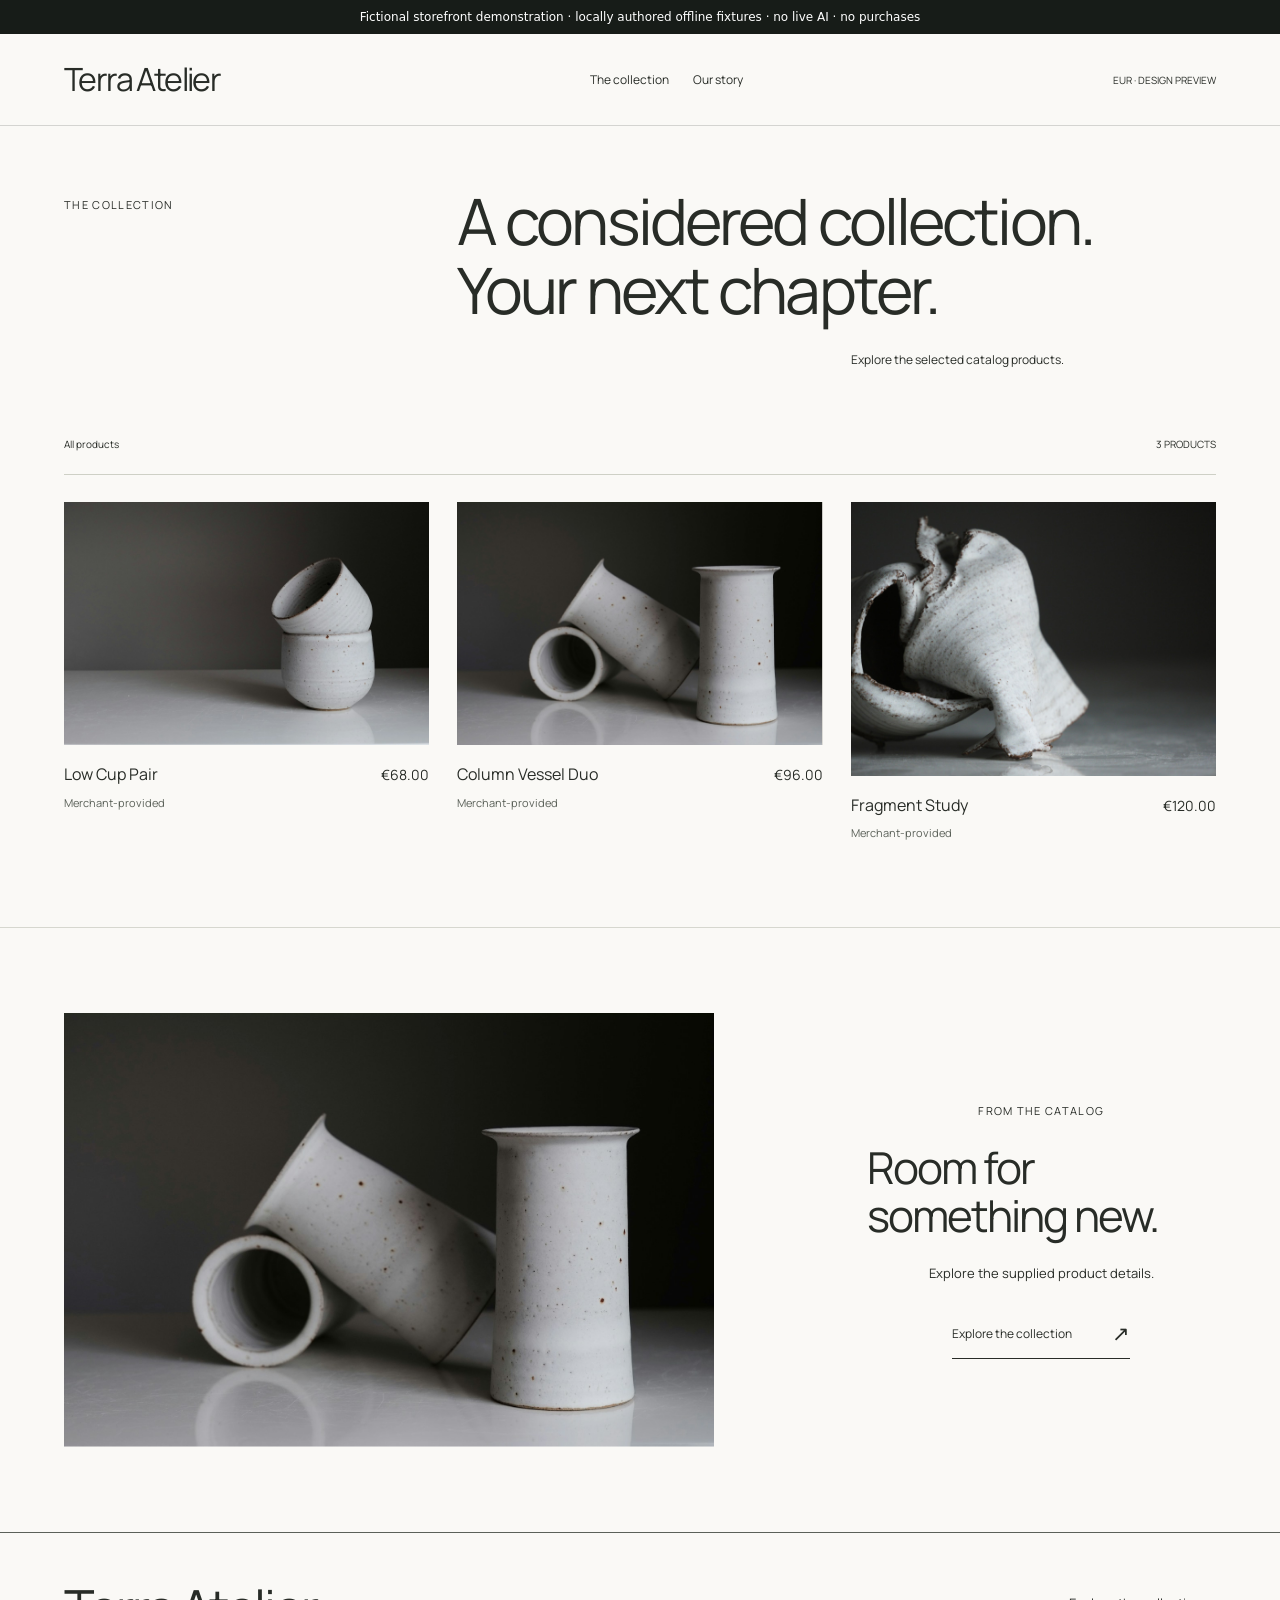
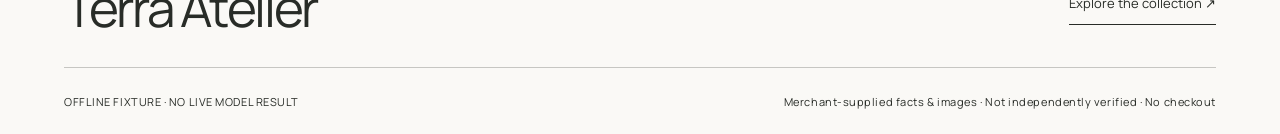
<file: minimal.html>
<!doctype html><html lang="en"><head><meta charset="utf-8"><meta http-equiv="Content-Security-Policy" content="default-src 'none'; script-src 'self'; style-src 'self' 'unsafe-inline'; img-src 'self' data:; font-src 'self' data:; frame-src 'self'; connect-src 'none'; form-action 'none'; base-uri 'none'; object-src 'none'"><meta name="referrer" content="no-referrer"><meta name="viewport" content="width=device-width,initial-scale=1"><title>Terra Atelier — storefront preview</title><style>@font-face {
  font-family: Manrope;
  src: url("/assets/849290ef12a2eeb9af5c11924120d11aa4ae8b435ed3347d7fc8bc240c293ca3.woff2") format("woff2");
  font-weight: 400;
  font-display: swap;
}
@font-face {
  font-family: Manrope;
  src: url("/assets/f7ac6258da20ab7541939b59851155753d1d24f1b30cbcb949077a3faa3d1593.woff2") format("woff2");
  font-weight: 600;
  font-display: swap;
}
@font-face {
  font-family: Manrope;
  src: url("/assets/74c161dbcbce7c3590803cc72dc1f63313c360e13367aba5075a7b7b3818ea49.woff2") format("woff2");
  font-weight: 800;
  font-display: swap;
}
@font-face {
  font-family: Cormorant;
  src: url("/assets/6d37a86241a25d63f8fe6018b4c083449886b7165c1acb15edd0f574f690ecf7.ttf") format("truetype");
  font-weight: 400;
  font-style: normal;
  font-display: swap;
}
@font-face {
  font-family: Cormorant;
  src: url("/assets/0b9a8a33cfaa624d30f70f9b6686da769b319b8c37a55af16e29fef690108bbf.ttf") format("truetype");
  font-weight: 400;
  font-style: italic;
  font-display: swap;
}
:root {
  font-family: Manrope, Arial, sans-serif;
  color: #292b25;
  background: #f5f1e9;
  font-synthesis: none;
  font-optical-sizing: auto;
}
* {
  box-sizing: border-box;
}
html {
  scroll-behavior: auto;
  scroll-padding-top: 150px;
}
body {
  margin: 0;
}
button,
input,
select {
  font: inherit;
  color: inherit;
}
button,
a,
select {
  -webkit-tap-highlight-color: transparent;
}
button {
  cursor: pointer;
}
button:disabled {
  cursor: not-allowed;
  opacity: 0.5;
}
a {
  color: inherit;
  text-decoration: none;
}
button {
  border: 0;
  background: none;
}
button,
a,
summary,
input,
select {
  outline-offset: 5px;
}
button:focus-visible,
a:focus-visible,
summary:focus-visible,
input:focus-visible,
select:focus-visible {
  outline: 2px solid currentColor;
}
img {
  display: block;
  max-width: 100%;
}
figure,
h1,
h2,
h3,
p {
  margin: 0;
}
h1,
h2,
h3 {
  font-weight: 400;
}
dialog {
  color: #282c27;
}
dialog::backdrop {
  background: #10181088;
  backdrop-filter: blur(4px);
}
.sr-only {
  position: absolute;
  width: 1px;
  height: 1px;
  overflow: hidden;
  clip: rect(0, 0, 0, 0);
  white-space: nowrap;
}
.skip-link {
  position: fixed;
  left: 15px;
  top: -100px;
  padding: 15px;
  background: white;
  z-index: 100;
}
.skip-link:focus {
  top: 10px;
}
.store {
  --lab-height: 40px;
  --gap-none: 0px;
  --gap-xs: 8px;
  --gap-sm: 16px;
  --gap-md: 28px;
  --gap-lg: 52px;
  --gap-xl: 96px;
  --page: 5.5vw;
  --section: 120px;
  background: var(--bg);
  color: var(--ink);
  min-height: 100vh;
}
.store p {
  line-height: 1.65;
}
.store button,
.store a,
.store select {
  touch-action: manipulation;
}
.lab-bar {
  height: 40px;
  position: sticky;
  top: 0;
  background: #202821;
  color: #f5f3e9;
  z-index: 40;
  display: flex;
  align-items: center;
  justify-content: space-between;
  gap: 15px;
  padding: 0 24px;
  font-size: 10px;
  letter-spacing: 0.03em;
}
.lab-mark {
  font-size: 14px;
  letter-spacing: -0.06em;
  font-weight: 800;
  white-space: nowrap;
}
.lab-mark span {
  font-size: 9px;
  font-weight: 400;
  letter-spacing: 0.09em;
  margin-left: 9px;
}
.lab-bar nav {
  display: flex;
  gap: 23px;
  align-items: center;
}
.lab-bar nav a {
  padding: 12px 0;
  opacity: 0.7;
}
.lab-bar nav a[aria-current="page"],
.lab-bar nav a:hover {
  opacity: 1;
  border-bottom: 1px solid #e3e9c7;
}
.lab-bar nav a span {
  margin-left: 5px;
}
.lab-disclosure {
  font-size: 9px;
  opacity: 0.85;
  white-space: nowrap;
}
.store-header {
  height: 96px;
  display: flex;
  align-items: center;
  justify-content: space-between;
  padding: 0 var(--page);
  border-bottom: 1px solid color-mix(in srgb, var(--ink) 18%, transparent);
  background: var(--bg);
  position: sticky;
  top: var(--lab-height);
  z-index: 20;
  gap: 24px;
}
.wordmark {
  font-family: Cormorant, Georgia, serif;
  font-size: 38px;
  line-height: 0.7;
  letter-spacing: -1.7px;
  display: flex;
  align-items: baseline;
  gap: 6px;
  position: relative;
}
.wordmark span {
  font-style: italic;
}
.wordmark i {
  font-style: normal;
  font-family: Manrope, sans-serif;
  font-size: 23px;
  margin-left: 12px;
  line-height: 1;
}
.store-nav {
  display: flex;
  gap: 38px;
  font-size: 12px;
}
.store-nav a {
  position: relative;
  padding: 15px 0;
}
.store-nav a:after {
  content: "";
  position: absolute;
  height: 1px;
  bottom: 9px;
  left: 0;
  right: 100%;
  background: currentColor;
  transition: right 0.2s;
}
.store-nav a:hover:after {
  right: 0;
}
.header-end {
  display: flex;
  align-items: center;
  gap: 32px;
  font-size: 12px;
}
.currency {
  font-size: 10px;
  letter-spacing: 0.1em;
}
.bag-button {
  padding: 13px 0;
}
.menu-toggle {
  display: none;
}
.embedded-prototype {
  --lab-height: 0px;
}
.spec-node {
  min-width: 0;
  grid-column: var(--d-col, auto) / span var(--d-span, 1);
  grid-row: var(--d-row, auto);
  align-self: var(--d-align, stretch);
}
.spec-grid {
  display: grid;
  grid-template-columns: repeat(var(--columns), minmax(0, 1fr));
}
.spec-stack {
  display: flex;
  flex-direction: column;
}
.gap-none {
  gap: var(--gap-none);
}
.gap-xs {
  gap: var(--gap-xs);
}
.gap-sm {
  gap: var(--gap-sm);
}
.gap-md {
  gap: var(--gap-md);
}
.gap-lg {
  gap: var(--gap-lg);
}
.gap-xl {
  gap: var(--gap-xl);
}
.pad-page {
  padding: 40px var(--page);
}
.pad-section {
  padding: var(--section) var(--page);
}
.text-display {
  font-family: var(--display);
  font-size: clamp(80px, 10.8vw, 166px);
  letter-spacing: -0.065em;
  line-height: 0.89;
  white-space: pre-line;
}
.text-headline {
  font-family: var(--display);
  font-size: clamp(56px, 6.4vw, 100px);
  letter-spacing: -0.045em;
  line-height: 0.99;
  white-space: pre-line;
}
.text-title {
  font-family: var(--display);
  font-size: clamp(38px, 4vw, 62px);
  letter-spacing: -0.045em;
  line-height: 1.08;
  white-space: pre-line;
}
.text-body {
  font-size: 16px;
  line-height: 1.8;
  max-width: 42ch;
}
.text-small {
  font-size: 10px;
  letter-spacing: 0.12em;
  line-height: 1.7;
  white-space: pre-line;
}
.tone-muted {
  color: var(--muted);
}
.tone-inverse {
  color: #f7f3e9;
}
.italic {
  font-style: italic;
}
.media {
  width: 100%;
  min-height: 0;
  overflow: hidden;
  position: relative;
  background: #4d504a;
}
.media img {
  height: 100%;
  width: 100%;
  object-fit: cover;
  transition: transform 0.7s cubic-bezier(0.2, 0.7, 0.2, 1);
}
.media-landscape {
  aspect-ratio: 1.6;
}
.media-portrait {
  aspect-ratio: 0.8;
}
.media-square {
  aspect-ratio: 1;
}
.media-hero {
  height: min(76vh, 800px);
  min-height: 650px;
}
.treatment-circle {
  border-radius: 50%;
}
.treatment-tilt {
  transform: rotate(-5deg);
}
.shop-link {
  display: inline-flex;
  align-items: center;
  justify-content: space-between;
  gap: 40px;
  min-height: 50px;
  font-size: 12px;
}
.shop-link span {
  font-size: 21px;
  transition: transform 0.2s;
}
.shop-link:hover span {
  transform: translate(3px, -3px);
}
.link-solid {
  background: var(--accent);
  color: var(--accent-text);
  padding: 16px 22px;
  min-width: 220px;
}
.link-text {
  border-bottom: 1px solid currentColor;
  padding: 9px 0;
}
.product-card {
  display: block;
  min-width: 0;
}
.product-card figure {
  position: relative;
  overflow: hidden;
  aspect-ratio: 4/5;
  background: #4a4d46;
}
.product-card img {
  width: 100%;
  height: 100%;
  object-fit: cover;
  object-position: 70% 50%;
  transition: transform 0.65s cubic-bezier(0.2, 0.7, 0.2, 1);
}
.product-card:hover img {
  transform: scale(1.035);
}
.card-number {
  position: absolute;
  left: 18px;
  top: 15px;
  font-size: 11px;
  color: #fff;
  letter-spacing: 0.1em;
  background: #2228;
  padding: 3px 6px;
}
.card-arrow {
  position: absolute;
  bottom: 16px;
  right: 16px;
  width: 38px;
  height: 38px;
  border-radius: 50%;
  display: grid;
  place-items: center;
  background: var(--bg);
  color: var(--ink);
  font-size: 23px;
  transition: transform 0.2s;
}
.product-card:hover .card-arrow {
  transform: rotate(45deg);
}
.card-info {
  display: flex;
  align-items: baseline;
  justify-content: space-between;
  gap: 14px;
  margin-top: 18px;
  font-size: 13px;
}
.card-info h3 {
  font-size: 15px;
  font-weight: 400;
}
.card-info span {
  white-space: nowrap;
}
.card-category {
  font-size: 11px;
  color: var(--muted);
  margin-top: 8px;
}
.product-list-grid {
  display: grid;
  gap: 30px;
}
.product-list.spread .product-list-grid {
  grid-template-columns: repeat(12, minmax(0, 1fr));
  gap: 40px;
}
.spread .product-card:nth-child(1) {
  grid-column: 1 / span 7;
}
.spread .product-card:nth-child(2) {
  grid-column: 9 / span 4;
  margin-top: 170px;
}
.spread .product-card:nth-child(3) {
  grid-column: 4 / span 6;
  margin-top: 60px;
}
.spread .product-card:nth-child(1) figure {
  aspect-ratio: 1.25;
}
.spread .product-card:nth-child(3) figure {
  aspect-ratio: 1.5;
}
.shelf .product-list-grid {
  grid-template-columns: repeat(3, minmax(0, 1fr));
  gap: 28px;
  padding-bottom: 90px;
}
.shelf .product-card:nth-child(2) {
  transform: translateY(75px);
}
.shelf .product-card:nth-child(3) {
  transform: translateY(25px);
}
.directory .product-list-grid {
  grid-template-columns: repeat(3, minmax(0, 1fr));
  gap: 28px;
}
.directory .product-card figure {
  aspect-ratio: 1;
  background: #e4e3dd;
}
.directory .product-card img {
  object-fit: contain;
}
.directory .card-arrow {
  display: none;
}
.directory .card-number {
  left: 12px;
  top: 12px;
  font-size: 9px;
}
.directory .card-info h3 {
  font-size: 13px;
}
.catalog-filter {
  display: flex;
  justify-content: space-between;
  align-items: center;
  margin-bottom: 27px;
  padding-bottom: 15px;
  border-bottom: 1px solid #ced0c6;
  font-size: 10px;
}
.catalog-filter > div {
  display: flex;
  gap: 25px;
}
.catalog-filter button {
  padding: 10px 0;
  color: var(--muted);
  border-bottom: 1px solid transparent;
  font-size: 11px;
}
.catalog-filter button[aria-pressed="true"] {
  color: var(--ink);
  border-color: var(--ink);
}
.direction-editorial [data-node="lux-hero"] {
  position: relative;
  gap: 0;
}
.direction-editorial [data-node="lux-immersive"] {
  position: relative;
}
.direction-editorial [data-node="lux-immersive"]:after {
  content: "";
  position: absolute;
  inset: 0;
  background: linear-gradient(
    90deg,
    #101711b3 0%,
    #101711b3 58%,
    #1017110d 100%
  );
}
.direction-editorial [data-node="lux-overlay"] {
  position: relative;
  z-index: 2;
  padding: 55px 0;
  gap: 26px;
}
.direction-editorial [data-node="lux-title"] {
  font-size: clamp(100px, 11.4vw, 174px);
  letter-spacing: -0.057em;
}
.direction-editorial [data-node="lux-subtitle"] {
  font-size: 15px;
}
.direction-editorial [data-node="lux-shop"] .shop-link {
  background: #f5f1e9;
  color: #292b25;
  max-width: 250px;
  margin-top: 8px;
}
.direction-editorial [data-node="lux-caption"] {
  z-index: 2;
  font-size: 9px;
  margin: 0 25px 32px 0;
  letter-spacing: 0.07em;
}
.direction-editorial [data-node="lux-story"] {
  row-gap: 72px;
}
.direction-editorial [data-node="lux-story-index"] {
  padding-top: 14px;
}
.direction-editorial [data-node="lux-inset"] {
  max-height: 500px;
}
.direction-editorial [data-node="lux-story-copy"] {
  gap: 30px;
}
.direction-editorial [data-node="lux-collection"] {
  padding-top: 25px;
}
.direction-editorial [data-node="lux-collection-title"] {
  max-width: 850px;
  margin-bottom: 20px;
}
.direction-editorial .card-info h3 {
  font-family: Cormorant, Georgia, serif;
  font-size: 26px;
}
.direction-editorial .card-info > span {
  font-size: 13px;
}
.spacing-graphic {
  --section: 90px;
  --page: 4vw;
}
.direction-bold .wordmark {
  font-family: Manrope, sans-serif;
  font-size: 25px;
  font-weight: 800;
  letter-spacing: -1.6px;
  text-transform: uppercase;
  line-height: 1;
}
.direction-bold .wordmark span {
  font-style: normal;
}
.direction-bold .wordmark i {
  font-size: 29px;
  margin-left: 8px;
}
.direction-bold .store-header {
  height: 88px;
  border-color: var(--ink);
}
.direction-bold .text-display,
.direction-bold .text-headline {
  font-weight: 800;
  text-transform: uppercase;
  letter-spacing: -0.075em;
  line-height: 0.88;
}
.direction-bold [data-node="bold-poster"] {
  padding-top: 35px;
  padding-bottom: 70px;
  row-gap: 30px;
}
.direction-bold [data-node="bold-title"] {
  font-size: clamp(110px, 16vw, 240px);
  position: relative;
  z-index: 2;
}
.direction-bold [data-node="bold-circle"] {
  align-self: center;
  justify-self: center;
  width: 100%;
  max-width: 500px;
  transform: rotate(-6deg);
}
.direction-bold [data-node="bold-intro"] {
  align-self: center;
  gap: 22px;
  padding-right: 25px;
}
.direction-bold [data-node="bold-short"] {
  font-size: 20px;
  line-height: 1.5;
  max-width: 16ch;
}
.direction-bold [data-node="bold-footnote"] {
  font-size: 10px;
  white-space: pre-line;
  line-height: 2;
}
.direction-bold [data-node="bold-shop"] {
  background: #f2eee5;
}
.direction-bold [data-node="bold-shop-title"] {
  font-size: clamp(60px, 7vw, 110px);
  max-width: 800px;
}
.direction-bold .shelf .card-info h3 {
  font-size: 21px;
  font-weight: 800;
  letter-spacing: -0.05em;
}
.direction-bold .shelf .card-info > span {
  font-size: 17px;
}
.direction-bold .shelf .product-card:nth-child(1) figure {
  border-radius: 48% 48% 0 0;
}
.direction-bold .shelf .product-card:nth-child(3) figure {
  border-radius: 0 0 40% 40%;
}
.direction-bold [data-node="bold-story"] {
  border-top: 1px solid var(--ink);
}
.direction-bold [data-node="bold-story-title"] {
  font-size: clamp(50px, 6.5vw, 98px);
}
.direction-bold [data-node="bold-feature"] {
  grid-column: 5 / span 5;
  grid-row: 3;
}
.direction-bold .store-footer {
  background: #242820;
  color: #e8ed65;
}
.spacing-precise {
  --section: 85px;
  --page: 5vw;
}
.direction-minimal .store-header {
  height: 92px;
}
.direction-minimal .wordmark {
  font-size: 34px;
}
.direction-minimal .store-nav {
  gap: 28px;
}
.direction-minimal [data-node="min-intro"] {
  padding-top: 65px;
  padding-bottom: 50px;
  row-gap: 10px;
}
.direction-minimal [data-node="min-label"] {
  font-size: 9px;
  padding-top: 10px;
}
.direction-minimal [data-node="min-title"] {
  font-size: clamp(44px, 5vw, 74px);
  line-height: 1.08;
  letter-spacing: -0.06em;
  max-width: 800px;
}
.direction-minimal [data-node="min-intro-copy"] {
  font-size: 12px;
  line-height: 1.8;
  margin-top: 15px;
}
.direction-minimal [data-node="min-collection"] {
  padding-top: 0;
  padding-bottom: 65px;
}
.direction-minimal [data-node="min-story"] {
  border-top: 1px solid #d6d7cf;
  margin-top: 20px;
}
.direction-minimal [data-node="min-story-title"] {
  font-size: 44px;
  font-weight: 400;
}
.direction-minimal [data-node="min-story-body"] {
  font-size: 13px;
}
.direction-minimal [data-node="min-story-copy"] {
  gap: 24px;
}
.breadcrumb {
  font-size: 10px;
  display: flex;
  gap: 12px;
  padding: 25px var(--page);
  color: var(--muted);
}
.breadcrumb a {
  border-bottom: 1px solid currentColor;
}
.gallery figure {
  overflow: hidden;
  position: relative;
  background: #484b45;
}
.gallery img {
  height: 100%;
  width: 100%;
  object-fit: cover;
}
.gallery figcaption {
  font-size: 8px;
  letter-spacing: 0.1em;
  position: absolute;
  bottom: 16px;
  left: 18px;
  right: 18px;
  color: #fff;
  z-index: 2;
}
.gallery-stack {
  display: flex;
  flex-direction: column;
  gap: 32px;
}
.gallery-stack figure {
  aspect-ratio: 1.03;
}
.gallery-stack .gallery-detail {
  aspect-ratio: 1.25;
}
.gallery-detail img {
  transform: scale(1.55);
  object-position: 70% 40%;
}
.purchase {
  position: sticky;
  top: calc(var(--lab-height) + 135px);
  padding-bottom: 20px;
}
.purchase-top {
  display: flex;
  justify-content: space-between;
  gap: 12px;
  font-size: 8px;
  letter-spacing: 0.07em;
  line-height: 1.7;
  margin-bottom: 30px;
}
.purchase h1 {
  font-family: var(--display);
  font-size: 64px;
  line-height: 0.95;
  letter-spacing: -0.045em;
  margin-bottom: 20px;
}
.purchase-price {
  font-size: 20px;
  display: flex;
  align-items: baseline;
  gap: 20px;
  margin-bottom: 25px;
}
.purchase-price span {
  font-size: 9px;
  color: var(--muted);
}
.purchase-description {
  font-size: 13px;
  line-height: 1.9 !important;
  margin-bottom: 30px;
  max-width: 42ch;
}
.variant-label {
  font-size: 10px;
  display: block;
  margin-bottom: 10px;
}
.purchase select {
  height: 50px;
  border: 1px solid color-mix(in srgb, var(--ink) 50%, transparent);
  width: 100%;
  background: transparent;
  padding: 0 14px;
  border-radius: 0;
  font-size: 11px;
}
.purchase-actions {
  display: flex;
  gap: 10px;
  margin-top: 14px;
}
.quantity {
  border: 1px solid var(--ink);
  display: flex;
  align-items: center;
  height: 53px;
}
.quantity button {
  height: 100%;
  width: 32px;
  font-size: 17px;
}
.quantity output {
  font-size: 11px;
  min-width: 20px;
  text-align: center;
}
.add-button {
  background: var(--accent);
  color: var(--accent-text);
  padding: 15px 17px;
  display: flex;
  align-items: center;
  justify-content: space-between;
  gap: 18px;
  flex: 1;
  font-size: 11px;
  min-height: 53px;
  white-space: nowrap;
}
.availability {
  font-size: 9px;
  color: var(--muted);
  margin-top: 12px !important;
}
.product-details {
  border-top: 1px solid color-mix(in srgb, var(--ink) 20%, transparent);
  border-bottom: 1px solid color-mix(in srgb, var(--ink) 20%, transparent);
  margin-top: 30px;
  font-size: 11px;
}
.product-details summary {
  cursor: pointer;
  list-style: none;
  padding: 18px 0;
  display: flex;
  justify-content: space-between;
}
.product-details ul {
  padding-left: 16px;
  line-height: 2;
  margin-top: 0;
  margin-bottom: 25px;
  font-size: 11px;
}
.reference-note {
  font-size: 9px;
  line-height: 1.8 !important;
  color: var(--muted);
  margin-top: 22px !important;
  max-width: 48ch;
}
.direction-editorial [data-node="lux-product"] {
  padding-top: 15px;
  align-items: start;
  min-height: 1100px;
}
.purchase-editorial h1 {
  font-size: 78px;
  font-style: italic;
}
.purchase-editorial .purchase-top > span:last-child {
  display: none;
}
.direction-bold .breadcrumb {
  border-bottom: 1px solid var(--ink);
}
.direction-bold [data-node="bold-product"] {
  align-items: start;
}
.gallery-stage {
  background: #cbb4a8;
  padding: 45px;
}
.gallery-stage figure {
  aspect-ratio: 1;
  height: auto;
  transform: rotate(-3deg);
}
.gallery-stage figure img {
  object-position: 70% 50%;
  transition: transform 0.35s;
}
.gallery-stage .selected-detail img {
  transform: scale(1.45);
}
.gallery-switch {
  display: flex;
  justify-content: space-between;
  align-items: center;
  margin-top: 35px;
  font-size: 9px;
}
.gallery-switch button {
  width: 45px;
  height: 45px;
  border: 1px solid #333;
  border-radius: 50%;
  font-size: 20px;
}
.direction-bold [data-node="bold-purchase"] {
  padding: 50px 42px 40px;
}
.purchase-poster h1 {
  font-size: clamp(54px, 5.3vw, 85px);
  font-weight: 800;
  text-transform: uppercase;
  letter-spacing: -0.075em;
  max-width: 400px;
}
.purchase-poster .purchase-top {
  margin-bottom: 25px;
}
.purchase-poster .product-tabs {
  display: flex;
  gap: 24px;
  border-bottom: 1px solid var(--ink);
  margin-top: 30px;
}
.product-tabs button {
  font-size: 11px;
  padding: 15px 0;
  border-bottom: 2px solid transparent;
}
.product-tabs button[aria-selected="true"] {
  border-color: var(--ink);
  font-weight: 800;
}
.product-tab-panel {
  font-size: 12px;
  line-height: 1.8;
  min-height: 90px;
  padding-top: 20px;
}
.product-tab-panel ul {
  padding-left: 16px;
  margin: 0;
}
.gallery-filmstrip {
  display: grid;
  grid-template-columns: 70px minmax(0, 1fr);
  gap: 20px;
  align-items: start;
}
.gallery-filmstrip figure {
  aspect-ratio: 1;
  min-height: 470px;
  background: #e3e1da;
}
.gallery-filmstrip figure img {
  object-fit: contain;
}
.gallery-filmstrip figure.selected-detail img {
  object-fit: cover;
  transform: scale(1.4);
}
.gallery-filmstrip figcaption {
  color: #30332b;
  background: #f7f6efe6;
  padding: 7px;
  left: 10px;
  right: auto;
  bottom: 10px;
}
.gallery-thumbs {
  display: flex;
  flex-direction: column;
  gap: 12px;
}
.gallery-thumbs button {
  overflow: hidden;
  border: 1px solid transparent;
  padding: 3px;
  height: 75px;
  background: #e3e1da;
}
.gallery-thumbs button[aria-pressed="true"] {
  border-color: var(--ink);
}
.gallery-thumbs img {
  object-fit: cover;
  width: 62px;
  height: 67px;
}
.gallery-thumbs img.cropped {
  transform: scale(1.7);
}
.purchase-precise h1 {
  font-size: 39px;
  font-weight: 400;
  letter-spacing: -0.05em;
  line-height: 1.15;
}
.purchase-precise .purchase-top {
  font-size: 8px;
  margin-bottom: 24px;
}
.purchase-precise .purchase-top > span:last-child {
  display: none;
}
.purchase-precise .purchase-price {
  font-size: 19px;
  margin-bottom: 20px;
}
.purchase-precise .purchase-description {
  font-size: 12px;
  margin-bottom: 23px;
}
.purchase-precise .reference-note {
  font-size: 9px;
}
.direction-minimal [data-node="min-product"] {
  padding-top: 12px;
  padding-bottom: 100px;
}
.related {
  padding: 90px var(--page);
  border-top: 1px solid color-mix(in srgb, var(--ink) 20%, transparent);
}
.related h2 {
  font-family: var(--display);
  font-size: 50px;
  letter-spacing: -0.04em;
  margin: 18px 0 40px;
}
.related > div {
  display: grid;
  grid-template-columns: 1fr 1fr;
  gap: 35px;
  max-width: 850px;
}
.related figure {
  aspect-ratio: 1.4;
}
.store-footer {
  padding: 70px var(--page) 25px;
  background: #e8e5dc;
  display: grid;
  grid-template-columns: 2fr 1fr;
  gap: 70px 40px;
}
.footer-brand > span {
  font-family: Cormorant, Georgia, serif;
  font-size: clamp(62px, 9vw, 150px);
  letter-spacing: -0.07em;
  line-height: 1;
}
.footer-brand p {
  font-size: 12px;
  margin-top: 20px;
}
.store-footer > div:nth-child(2) {
  display: flex;
  flex-direction: column;
  align-items: flex-start;
  justify-content: center;
  gap: 24px;
  font-size: 11px;
}
.store-footer button {
  padding: 0;
  border-bottom: 1px solid currentColor;
  padding-bottom: 4px;
  font-size: 10px;
}
.footer-bottom {
  grid-column: 1/-1;
  border-top: 1px solid color-mix(in srgb, currentColor 25%, transparent);
  padding-top: 25px;
  display: flex;
  justify-content: space-between;
  gap: 20px;
  font-size: 8px;
  letter-spacing: 0.05em;
}
.bag {
  position: fixed;
  inset: 0 0 0 auto;
  margin: 0;
  height: 100dvh;
  max-height: none;
  max-width: none;
  width: min(520px, 100%);
  border: 0;
  padding: 30px;
  background: #f8f6ef;
  overflow: auto;
}
.bag-heading {
  display: flex;
  justify-content: space-between;
  align-items: center;
  gap: 20px;
  padding-bottom: 30px;
  border-bottom: 1px solid #d5d7cb;
}
.bag-heading h2 {
  font-family: Cormorant, serif;
  font-size: 40px;
  letter-spacing: -1px;
}
.bag-heading h2 span {
  font:
    12px Manrope,
    sans-serif;
}
.bag-heading button {
  width: 40px;
  height: 40px;
  font-size: 30px;
}
.bag-items {
  padding: 10px 0;
}
.bag-line {
  display: grid;
  grid-template-columns: 88px 1fr auto;
  gap: 15px;
  padding: 25px 0;
  border-bottom: 1px solid #d5d7cb;
}
.bag-line > img {
  width: 88px;
  height: 108px;
  object-fit: cover;
}
.bag-line a {
  font-size: 13px;
}
.bag-line p {
  font-size: 10px;
  color: #586052;
  margin: 10px 0 16px;
}
.bag-line > strong {
  font-size: 12px;
  font-weight: 400;
}
.line-quantity {
  display: flex;
  align-items: center;
  gap: 13px;
  font-size: 11px;
}
.line-quantity button {
  padding: 6px 2px;
  font-size: 14px;
}
.line-quantity .remove-line {
  margin-left: 8px;
  font-size: 9px;
  border-bottom: 1px solid currentColor;
}
.bag-total {
  display: flex;
  justify-content: space-between;
  padding: 25px 0;
  font-size: 18px;
}
.bag-total strong {
  font-weight: 400;
}
.bag-disclaimer {
  font-size: 11px;
  line-height: 1.8;
  color: #586052;
  margin-bottom: 25px;
}
.continue-button {
  background: #2b3228;
  color: #fff;
  min-height: 50px;
  padding: 15px 23px;
  width: 100%;
  font-size: 12px;
  text-align: left;
  display: block;
}
.bag-empty {
  padding: 70px 15px;
  text-align: center;
}
.empty-mark {
  font-size: 85px;
  color: #747d66;
}
.bag-empty h3 {
  font-family: Cormorant, serif;
  font-size: 38px;
  line-height: 1.1;
  margin: 25px 0;
}
.bag-empty p {
  font-size: 12px;
  margin-bottom: 40px;
}
.bag-empty .continue-button {
  text-align: center;
}
.spec-dialog {
  width: min(850px, 94vw);
  max-height: 90dvh;
  border: 0;
  padding: 48px;
  background: #f8f7ef;
  position: fixed;
}
.dialog-close {
  position: absolute;
  top: 15px;
  right: 20px;
  font-size: 30px;
}
.spec-dialog h2 {
  font-family: Cormorant, serif;
  font-size: 50px;
  margin: 15px 0;
}
.spec-dialog p {
  font-size: 13px;
  line-height: 1.8;
  max-width: 65ch;
  margin-bottom: 25px;
}
.spec-dialog pre {
  font: 11px/1.7 monospace;
  overflow: auto;
  padding: 25px;
  background: #e9ede3;
  margin-bottom: 0;
}
.motion-reveal {
  animation: reveal 0.6s ease both;
}
@keyframes reveal {
  from {
    opacity: 0;
    transform: translateY(10px);
  }
  to {
    opacity: 1;
    transform: none;
  }
}
.lab-home,
.benchmark {
  background: #f5f3eb;
  min-height: 100vh;
}
.lab-home > header {
  padding: 90px 6vw 70px;
  max-width: 1250px;
}
.lab-kicker {
  font-size: 10px;
  letter-spacing: 0.15em;
  color: #535d4d;
}
.lab-home h1,
.benchmark-heading h1 {
  font-size: clamp(58px, 6vw, 90px);
  font-weight: 400;
  letter-spacing: -0.065em;
  line-height: 1.02;
  margin: 25px 0;
}
.lab-home h1 em {
  font-family: Cormorant, serif;
  font-size: 1.25em;
  font-weight: 400;
  letter-spacing: -0.04em;
}
.lab-home > header p,
.benchmark-heading > p {
  max-width: 680px;
  font-size: 15px;
  line-height: 1.9;
  color: #5b6256;
}
.lab-primary {
  display: inline-block;
  margin-top: 30px;
  background: #273124;
  color: white;
  padding: 18px 25px;
  font-size: 12px;
}
.lab-directions {
  display: grid;
  grid-template-columns: repeat(3, minmax(0, 1fr));
  gap: 25px;
  padding: 0 6vw 90px;
}
.lab-direction {
  display: flex;
  flex-direction: column;
  padding: 18px;
  background: #e9e5d9;
}
.lab-direction img {
  width: 100%;
  aspect-ratio: 1.2;
  object-fit: cover;
  margin-bottom: 25px;
}
.lab-direction > span {
  font-size: 9px;
  letter-spacing: 0.08em;
}
.lab-direction h2 {
  font-family: Cormorant, serif;
  font-size: 43px;
  letter-spacing: -0.05em;
  line-height: 1.05;
  margin: 16px 0;
}
.lab-direction p {
  font-size: 10px;
  margin-top: auto;
  padding-top: 20px;
}
.lab-direction.bold {
  background: #e8ed65;
}
.lab-direction.bold h2 {
  font-family: Manrope, sans-serif;
  font-weight: 800;
  font-size: 37px;
}
.lab-direction.minimal {
  background: white;
}
.lab-direction.minimal h2 {
  font-family: Manrope, sans-serif;
  font-size: 32px;
}
.lab-home > section {
  padding: 75px 6vw;
  border-top: 1px solid #cbd0c1;
}
.lab-home > section h2 {
  font-size: 38px;
  letter-spacing: -0.04em;
  margin-bottom: 25px;
}
.lab-home > section > p {
  font-size: 13px;
  line-height: 1.9;
  max-width: 85ch;
  color: #555d4f;
}
.lab-facts {
  display: grid;
  grid-template-columns: repeat(3, 1fr);
  gap: 40px;
  margin: 45px 0;
}
.lab-facts p {
  font-size: 12px;
  line-height: 1.9;
}
.lab-fine {
  font-size: 10px !important;
}
.benchmark-heading {
  padding: 65px 4vw 45px;
}
.benchmark-heading h1 {
  font-size: 66px;
}
.benchmark-controls {
  display: flex;
  gap: 30px;
  margin-top: 35px;
}
.benchmark-controls > div {
  display: flex;
  border: 1px solid #a5ad99;
}
.benchmark-controls button {
  padding: 12px 18px;
  font-size: 11px;
}
.benchmark-controls button[aria-pressed="true"] {
  background: #253021;
  color: white;
}
.comparison-grid {
  display: grid;
  grid-template-columns: repeat(4, minmax(0, 1fr));
  gap: 22px;
  padding: 0 3vw 70px;
}
.comparison-label {
  display: flex;
  gap: 10px;
  align-items: center;
  padding-bottom: 15px;
}
.comparison-label > span {
  font-size: 9px;
  border: 1px solid #9ba58e;
  padding: 7px;
}
.comparison-label h2 {
  font-size: 13px;
  letter-spacing: -0.03em;
}
.comparison-window {
  height: 460px;
  overflow: hidden;
  background: white;
  border: 1px solid #d3d7c9;
}
.comparison-scaled {
  width: var(--frame-width);
  height: 1900px;
  transform-origin: top left;
  transform: scale(var(--frame-scale));
}
.comparison-scaled iframe {
  display: block;
  border: 0;
  width: 100%;
  height: 1900px;
}
.comparison-grid > article > p {
  font-size: 11px;
  line-height: 1.8;
  color: #5a6452;
  min-height: 65px;
  margin-top: 18px;
}
.comparison-grid > article > a {
  font-size: 10px;
  display: inline-block;
  border-bottom: 1px solid currentColor;
  padding-bottom: 6px;
  margin-top: 10px;
}
.baseline-note {
  padding: 28px;
  font-size: 12px;
  line-height: 1.8;
}
.baseline-note h3 {
  font-size: 24px;
  margin-bottom: 20px;
}
.benchmark-notes {
  padding: 60px 5vw;
  background: #e5eadb;
}
.benchmark-notes h2 {
  font-size: 34px;
  letter-spacing: -0.04em;
  margin-bottom: 30px;
}
.benchmark-notes > div {
  display: grid;
  grid-template-columns: repeat(3, 1fr);
  gap: 40px;
}
.benchmark-notes p {
  font-size: 12px;
  line-height: 1.9;
}
.benchmark-notes strong {
  display: block;
  font-size: 16px;
  margin-bottom: 10px;
}
.not-found {
  padding: 100px 8vw;
}
.not-found h1 {
  font-size: 54px;
  margin-bottom: 40px;
}
@media (min-width: 1700px) {
  .comparison-scaled {
    transform: scale(0.29);
  }
  .comparison-window {
    height: 550px;
  }
}
@media (max-width: 1100px) and (min-width: 701px) {
  .lab-disclosure {
    display: none;
  }
  .store-nav {
    gap: 20px;
  }
  .purchase h1 {
    font-size: 55px;
  }
  .purchase-poster h1 {
    font-size: 58px;
  }
  .direction-bold [data-node="bold-purchase"] {
    padding: 35px 25px;
  }
  .gallery-stage {
    padding: 25px;
  }
  .purchase-actions {
    flex-direction: column;
  }
  .quantity {
    justify-content: space-between;
    max-width: 125px;
  }
  .comparison-grid {
    grid-template-columns: repeat(2, 1fr);
  }
}
@media (max-width: 700px) {
  html {
    scroll-padding-top: 125px;
  }
  .store {
    --lab-height: 44px;
    --page: 22px;
    --section: 65px;
    --gap-lg: 30px;
    --gap-xl: 50px;
  }
  .lab-bar {
    height: 44px;
    padding: 0 13px;
    gap: 8px;
  }
  .lab-mark {
    font-size: 12px;
  }
  .lab-mark span,
  .lab-disclosure,
  .lab-bar nav a span {
    display: none;
  }
  .lab-bar nav {
    gap: 17px;
  }
  .lab-bar nav a {
    font-size: 10px;
  }
  .store-header,
  .direction-bold .store-header,
  .direction-minimal .store-header {
    height: 78px;
    gap: 12px;
  }
  .wordmark,
  .direction-minimal .wordmark {
    font-size: 31px;
    letter-spacing: -1.5px;
    gap: 3px;
  }
  .wordmark i {
    font-size: 18px;
    margin-left: 4px;
  }
  .direction-bold .wordmark {
    font-size: 19px;
    letter-spacing: -1.2px;
    gap: 3px;
  }
  .direction-bold .wordmark i {
    font-size: 21px;
  }
  .header-end {
    gap: 18px;
    font-size: 11px;
  }
  .currency {
    display: none;
  }
  .menu-toggle {
    display: block;
    font-size: 10px;
    padding: 12px 0;
  }
  .store-nav {
    display: none;
    position: absolute;
    top: 78px;
    left: 0;
    right: 0;
    background: var(--bg);
    padding: 25px 22px;
    border-bottom: 1px solid currentColor;
  }
  .store-nav.is-open {
    display: flex;
    flex-direction: column;
    gap: 5px;
  }
  .spec-node {
    grid-column: var(--m-col, auto) / span var(--m-span, 1);
    grid-row: var(--m-row, auto);
    align-self: var(--m-align, stretch);
  }
  .spec-grid {
    grid-template-columns: repeat(var(--phone-columns, 1), minmax(0, 1fr));
    gap: var(--phone-gap, var(--gap-md));
  }
  .pad-page {
    padding: 30px var(--page);
  }
  .pad-section {
    padding: var(--section) var(--page);
  }
  .text-display {
    font-size: 84px;
  }
  .text-headline {
    font-size: 54px;
  }
  .text-title {
    font-size: 39px;
  }
  .text-body {
    font-size: 14px;
  }
  .text-small {
    font-size: 8px;
    letter-spacing: 0.1em;
  }
  .media-hero {
    height: 630px;
    min-height: 0;
  }
  .media-portrait {
    aspect-ratio: 0.9;
  }
  .link-solid {
    min-width: 210px;
    padding: 16px 20px;
  }
  .shop-link {
    font-size: 11px;
  }
  .direction-editorial [data-node="lux-hero"] {
    gap: 0;
  }
  .direction-editorial [data-node="lux-immersive"] img {
    object-position: 70% center;
  }
  .direction-editorial [data-node="lux-immersive"]:after {
    background: linear-gradient(90deg, #101711cc, #101711aa);
  }
  .direction-editorial [data-node="lux-overlay"] {
    padding: 45px 25px;
    gap: 26px;
    width: 100%;
    align-self: start;
  }
  .direction-editorial [data-node="lux-title"] {
    font-size: 100px;
    letter-spacing: -0.06em;
    max-width: 340px;
  }
  .direction-editorial [data-node="lux-subtitle"] {
    font-size: 13px;
    max-width: 22ch;
  }
  .direction-editorial [data-node="lux-caption"] {
    background: #292e26;
    padding: 16px 22px;
    margin: 0;
    font-size: 8px;
    width: 100%;
  }
  .direction-editorial [data-node="lux-story"] {
    row-gap: 28px;
  }
  .direction-editorial [data-node="lux-story-title"] {
    font-size: 59px;
  }
  .direction-editorial [data-node="lux-inset"] {
    margin-top: 10px;
  }
  .direction-editorial [data-node="lux-story-copy"] {
    padding-top: 10px;
    gap: 20px;
  }
  .direction-editorial [data-node="lux-collection"] {
    padding-top: 15px;
  }
  .direction-editorial [data-node="lux-collection-title"] {
    font-size: 55px;
  }
  .product-list.spread .product-list-grid {
    grid-template-columns: repeat(2, minmax(0, 1fr));
    gap: 35px 14px;
  }
  .spread .product-card:nth-child(1) {
    grid-column: 1/-1;
  }
  .spread .product-card:nth-child(2) {
    grid-column: 1;
    transform: none;
    margin-top: 0;
  }
  .spread .product-card:nth-child(3) {
    grid-column: 2;
    transform: none;
    margin-top: 65px;
  }
  .spread .product-card:nth-child(2) figure,
  .spread .product-card:nth-child(3) figure {
    aspect-ratio: 0.75;
  }
  .direction-editorial .card-info h3 {
    font-size: 21px;
  }
  .direction-editorial .spread .product-card:not(:first-child) .card-info {
    display: block;
  }
  .direction-editorial
    .spread
    .product-card:not(:first-child)
    .card-info
    > span {
    display: block;
    margin-top: 8px;
    font-size: 11px;
  }
  .card-category {
    font-size: 9px;
  }
  .card-info {
    font-size: 12px;
    margin-top: 13px;
  }
  .card-info h3 {
    font-size: 12px;
  }
  .card-number {
    top: 10px;
    left: 10px;
    font-size: 8px;
  }
  .card-arrow {
    width: 32px;
    height: 32px;
    font-size: 20px;
    bottom: 12px;
    right: 12px;
  }
  .direction-bold [data-node="bold-poster"] {
    padding-top: 28px;
    padding-bottom: 45px;
    gap: 24px;
  }
  .direction-bold [data-node="bold-title"] {
    font-size: 18vw;
    line-height: 0.87;
    letter-spacing: -0.085em;
  }
  .direction-bold [data-node="bold-circle"] {
    grid-row: 3;
    width: 80%;
    max-width: 300px;
    margin: 8px auto;
  }
  .direction-bold [data-node="bold-intro"] {
    padding-right: 0;
    flex-direction: row;
    align-items: center;
    justify-content: space-between;
    gap: 20px;
  }
  .direction-bold [data-node="bold-short"] {
    font-size: 13px;
    max-width: 15ch;
  }
  .direction-bold [data-node="bold-main-link"] .shop-link {
    min-width: 155px;
    gap: 14px;
    padding: 14px;
    font-size: 10px;
  }
  .direction-bold [data-node="bold-footnote"] {
    font-size: 8px;
    text-align: right;
  }
  .direction-bold [data-node="bold-shop-title"] {
    font-size: clamp(40px, 13.4vw, 55px);
  }
  .shelf .product-list-grid {
    display: flex;
    gap: 20px;
    overflow-x: auto;
    padding: 5px 4px 15px;
    scroll-snap-type: x mandatory;
  }
  .shelf .product-card {
    min-width: 83%;
    scroll-snap-align: start;
  }
  .shelf .product-card:nth-child(2),
  .shelf .product-card:nth-child(3) {
    transform: none;
  }
  .direction-bold .shelf .card-info h3 {
    font-size: 19px;
  }
  .direction-bold [data-node="bold-story-title"] {
    font-size: 51px;
  }
  .direction-bold [data-node="bold-story-number"] {
    font-size: 32px;
  }
  .direction-bold [data-node="bold-feature"] {
    grid-column: 1;
    grid-row: auto;
  }
  .direction-minimal [data-node="min-intro"] {
    padding-top: 40px;
    padding-bottom: 30px;
    row-gap: 20px;
  }
  .direction-minimal [data-node="min-title"] {
    font-size: 42px;
  }
  .direction-minimal [data-node="min-intro-copy"] {
    font-size: 12px;
    margin-top: 0;
    max-width: 30ch;
  }
  .direction-minimal [data-node="min-collection"] {
    padding-bottom: 40px;
  }
  .directory .product-list-grid {
    grid-template-columns: repeat(2, minmax(0, 1fr));
    gap: 35px 15px;
  }
  .directory .product-card:first-child {
    grid-column: 1/-1;
  }
  .directory .product-card:first-child figure {
    aspect-ratio: 1.25;
  }
  .directory .product-card .card-info {
    display: block;
  }
  .directory .card-info > span {
    display: block;
    margin-top: 6px;
    font-size: 11px;
  }
  .directory .product-card .card-info h3 {
    font-size: 12px;
  }
  .catalog-filter {
    margin-bottom: 22px;
    font-size: 8px;
  }
  .catalog-filter > div {
    gap: 16px;
  }
  .catalog-filter button {
    font-size: 9px;
  }
  .direction-minimal [data-node="min-story"] {
    gap: 35px;
    margin-top: 0;
  }
  .direction-minimal [data-node="min-story-title"] {
    font-size: 39px;
  }
  .breadcrumb {
    padding: 20px var(--page);
    font-size: 9px;
  }
  .direction-editorial [data-node="lux-product"] {
    padding: 0;
    gap: 35px;
    min-height: 0;
  }
  .gallery-stack {
    gap: 12px;
  }
  .gallery-stack figure {
    aspect-ratio: 1.15;
  }
  .gallery-stack .gallery-detail {
    display: none;
  }
  .direction-editorial [data-node="lux-purchase"] {
    padding: 0 22px;
  }
  .purchase {
    position: static;
  }
  .purchase-top {
    font-size: 8px;
    gap: 10px;
    margin-bottom: 23px;
  }
  .purchase h1,
  .purchase-editorial h1 {
    font-size: 59px;
    max-width: 340px;
  }
  .purchase-price {
    font-size: 21px;
    margin-bottom: 23px;
  }
  .purchase-description {
    font-size: 13px;
    margin-bottom: 28px;
    max-width: 45ch;
  }
  .purchase-actions {
    gap: 10px;
  }
  .quantity button {
    width: 30px;
  }
  .quantity output {
    min-width: 20px;
  }
  .add-button {
    font-size: 11px;
    min-width: 0;
    padding: 15px;
  }
  .product-details {
    margin-top: 25px;
  }
  .reference-note {
    font-size: 9px;
    margin-top: 20px !important;
  }
  .direction-bold [data-node="bold-product"] {
    gap: 0;
  }
  .gallery-stage {
    padding: 28px 35px;
  }
  .gallery-stage figure {
    aspect-ratio: 1.15;
  }
  .gallery-switch {
    margin-top: 23px;
  }
  .gallery-switch button {
    width: 35px;
    height: 35px;
  }
  .direction-bold [data-node="bold-purchase"] {
    padding: 35px 22px 45px;
  }
  .purchase-poster h1 {
    font-size: 68px;
    max-width: 340px;
  }
  .gallery-filmstrip {
    grid-template-columns: 1fr;
    gap: 12px;
  }
  .gallery-filmstrip figure {
    grid-row: 1;
    min-height: 0;
    aspect-ratio: 1.15;
  }
  .gallery-thumbs {
    flex-direction: row;
    grid-row: 2;
  }
  .gallery-thumbs button {
    width: 61px;
    height: 58px;
  }
  .gallery-thumbs img {
    width: 100%;
    height: 50px;
  }
  .direction-minimal [data-node="min-product"] {
    padding-top: 0;
    padding-bottom: 60px;
    gap: 30px;
  }
  .purchase-precise h1 {
    font-size: 37px;
  }
  .purchase-precise .purchase-top {
    margin-bottom: 18px;
  }
  .related {
    padding: 65px 22px;
  }
  .related h2 {
    font-size: 38px;
    margin-bottom: 30px;
  }
  .related > div {
    gap: 18px;
  }
  .related figure {
    aspect-ratio: 0.9;
  }
  .related .card-info {
    display: block;
  }
  .related .card-info > span {
    display: block;
    margin-top: 8px;
    font-size: 11px;
  }
  .store-footer {
    padding: 50px 22px 25px;
    grid-template-columns: 1fr;
    gap: 35px;
  }
  .footer-brand > span {
    font-size: 65px;
  }
  .footer-brand p {
    font-size: 11px;
    margin-top: 16px;
  }
  .store-footer > div:nth-child(2) {
    gap: 20px;
  }
  .footer-bottom {
    flex-direction: column;
    gap: 12px;
    line-height: 1.8;
    font-size: 7px;
  }
  .bag {
    padding: 24px 20px;
  }
  .bag-heading {
    padding-bottom: 23px;
  }
  .bag-heading h2 {
    font-size: 35px;
  }
  .bag-line {
    grid-template-columns: 70px 1fr auto;
    gap: 12px;
  }
  .bag-line > img {
    width: 70px;
    height: 95px;
  }
  .bag-line a {
    font-size: 12px;
  }
  .bag-line p {
    font-size: 9px;
  }
  .line-quantity {
    gap: 10px;
  }
  .line-quantity .remove-line {
    font-size: 8px;
    margin-left: 0;
  }
  .bag-empty h3 {
    font-size: 35px;
  }
  .spec-dialog {
    padding: 45px 22px 25px;
  }
  .spec-dialog h2 {
    font-size: 39px;
  }
  .spec-dialog pre {
    padding: 15px;
    font-size: 9px;
  }
  .lab-home > header {
    padding: 55px 22px;
  }
  .lab-home h1 {
    font-size: 48px;
    letter-spacing: -0.06em;
  }
  .lab-home h1 em {
    font-size: 1.1em;
  }
  .lab-home > header p,
  .benchmark-heading > p {
    font-size: 13px;
  }
  .lab-directions {
    grid-template-columns: 1fr;
    padding: 0 22px 55px;
    gap: 25px;
  }
  .lab-direction h2 {
    font-size: 42px;
  }
  .lab-home > section {
    padding: 50px 22px;
  }
  .lab-home > section h2 {
    font-size: 30px;
  }
  .lab-facts {
    grid-template-columns: 1fr;
    gap: 25px;
  }
  .benchmark-heading {
    padding: 45px 22px 35px;
  }
  .benchmark-heading h1 {
    font-size: 45px;
  }
  .benchmark-controls {
    flex-direction: column;
    gap: 14px;
  }
  .benchmark-controls > div {
    align-self: flex-start;
  }
  .benchmark-controls button {
    padding: 12px 15px;
    font-size: 10px;
  }
  .comparison-grid {
    grid-template-columns: 1fr;
    padding: 0 22px 50px;
    gap: 45px;
  }
  .comparison-window {
    height: 440px;
  }
  .comparison-scaled {
    transform: scale(0.268);
  }
  .comparison-grid.phone .comparison-scaled {
    transform: scale(0.88);
  }
  .comparison-grid.phone .comparison-window {
    height: 650px;
  }
  .comparison-grid > article > p {
    min-height: 0;
  }
  .benchmark-notes {
    padding: 45px 22px;
  }
  .benchmark-notes h2 {
    font-size: 29px;
  }
  .benchmark-notes > div {
    grid-template-columns: 1fr;
    gap: 25px;
  }
}
@media (prefers-reduced-motion: reduce) {
  html {
    scroll-behavior: auto;
  }
  *,
  *:before,
  *:after {
    animation: none !important;
    transition: none !important;
    scroll-behavior: auto !important;
  }
  .product-card:hover img {
    transform: none;
  }
}

/* Small labels remain readable over variable photography. */
.card-number {
  background: #30382c;
  color: #fff;
}
.gallery figcaption {
  background: #293126;
  color: #fff;
  padding: 7px 9px;
  right: auto;
  max-width: calc(100% - 36px);
}
.direction-editorial [data-node="lux-caption"] {
  background: #293126;
  padding: 9px 12px;
  justify-self: end;
}
.comparison-window iframe {
  display: block;
  border: 0;
  max-width: none;
}
.comparison-grid.phone .comparison-window {
  height: auto;
}
.comparison-grid .comparison-window {
  min-height: 0;
}

@media (max-width: 700px) {
  .lab-mark span {
    display: inline;
    font-size: 7px;
    letter-spacing: 0.04em;
    margin-left: 5px;
  }
}
.gallery-stack figure:first-child img {
  object-position: 100% center;
}

@media (max-width: 700px) {
  .store.spacing-generous,
  .store.spacing-graphic,
  .store.spacing-precise {
    --section: 65px;
    --page: 22px;
  }
  .phone-pad-none {
    padding: 0;
  }
  .phone-pad-page {
    padding: 30px var(--page);
  }
  .phone-pad-section {
    padding: var(--section) var(--page);
  }
}

@media (min-width: 701px) {
  .store-header.nav-brand-center {
    display: grid;
    grid-template-columns: 1fr auto 1fr;
  }
  .nav-brand-center .wordmark {
    grid-column: 2;
    grid-row: 1;
    justify-self: center;
  }
  .nav-brand-center .store-nav {
    grid-column: 1;
    grid-row: 1;
  }
  .nav-brand-center .header-end {
    grid-column: 3;
    grid-row: 1;
    justify-self: end;
  }
  .nav-links-index .store-nav {
    font-weight: 600;
    text-transform: uppercase;
    letter-spacing: 0.05em;
    font-size: 10px;
  }
}

/* Copyright 2015 the Cormorant Project Authors (github.com/CatharsisFonts/Cormorant)

This Font Software is licensed under the SIL Open Font License, Version 1.1.
This license is copied below, and is also available with a FAQ at:
https://scripts.sil.org/OFL


-----------------------------------------------------------
SIL OPEN FONT LICENSE Version 1.1 - 26 February 2007
-----------------------------------------------------------

PREAMBLE
The goals of the Open Font License (OFL) are to stimulate worldwide
development of collaborative font projects, to support the font creation
efforts of academic and linguistic communities, and to provide a free and
open framework in which fonts may be shared and improved in partnership
with others.

The OFL allows the licensed fonts to be used, studied, modified and
redistributed freely as long as they are not sold by themselves. The
fonts, including any derivative works, can be bundled, embedded,
redistributed and/or sold with any software provided that any reserved
names are not used by derivative works. The fonts and derivatives,
however, cannot be released under any other type of license. The
requirement for fonts to remain under this license does not apply
to any document created using the fonts or their derivatives.

DEFINITIONS
"Font Software" refers to the set of files released by the Copyright
Holder(s) under this license and clearly marked as such. This may
include source files, build scripts and documentation.

"Reserved Font Name" refers to any names specified as such after the
copyright statement(s).

"Original Version" refers to the collection of Font Software components as
distributed by the Copyright Holder(s).

"Modified Version" refers to any derivative made by adding to, deleting,
or substituting -- in part or in whole -- any of the components of the
Original Version, by changing formats or by porting the Font Software to a
new environment.

"Author" refers to any designer, engineer, programmer, technical
writer or other person who contributed to the Font Software.

PERMISSION & CONDITIONS
Permission is hereby granted, free of charge, to any person obtaining
a copy of the Font Software, to use, study, copy, merge, embed, modify,
redistribute, and sell modified and unmodified copies of the Font
Software, subject to the following conditions:

1) Neither the Font Software nor any of its individual components,
in Original or Modified Versions, may be sold by itself.

2) Original or Modified Versions of the Font Software may be bundled,
redistributed and/or sold with any software, provided that each copy
contains the above copyright notice and this license. These can be
included either as stand-alone text files, human-readable headers or
in the appropriate machine-readable metadata fields within text or
binary files as long as those fields can be easily viewed by the user.

3) No Modified Version of the Font Software may use the Reserved Font
Name(s) unless explicit written permission is granted by the corresponding
Copyright Holder. This restriction only applies to the primary font name as
presented to the users.

4) The name(s) of the Copyright Holder(s) or the Author(s) of the Font
Software shall not be used to promote, endorse or advertise any
Modified Version, except to acknowledge the contribution(s) of the
Copyright Holder(s) and the Author(s) or with their explicit written
permission.

5) The Font Software, modified or unmodified, in part or in whole,
must be distributed entirely under this license, and must not be
distributed under any other license. The requirement for fonts to
remain under this license does not apply to any document created
using the Font Software.

TERMINATION
This license becomes null and void if any of the above conditions are
not met.

DISCLAIMER
THE FONT SOFTWARE IS PROVIDED "AS IS", WITHOUT WARRANTY OF ANY KIND,
EXPRESS OR IMPLIED, INCLUDING BUT NOT LIMITED TO ANY WARRANTIES OF
MERCHANTABILITY, FITNESS FOR A PARTICULAR PURPOSE AND NONINFRINGEMENT
OF COPYRIGHT, PATENT, TRADEMARK, OR OTHER RIGHT. IN NO EVENT SHALL THE
COPYRIGHT HOLDER BE LIABLE FOR ANY CLAIM, DAMAGES OR OTHER LIABILITY,
INCLUDING ANY GENERAL, SPECIAL, INDIRECT, INCIDENTAL, OR CONSEQUENTIAL
DAMAGES, WHETHER IN AN ACTION OF CONTRACT, TORT OR OTHERWISE, ARISING
FROM, OUT OF THE USE OR INABILITY TO USE THE FONT SOFTWARE OR FROM
OTHER DEALINGS IN THE FONT SOFTWARE.
 */
/* Copyright 2019 The Manrope Project Authors (https://github.com/sharanda/manrope)

This Font Software is licensed under the SIL Open Font License, Version 1.1.
This license is copied below, and is also available with a FAQ at:
http://scripts.sil.org/OFL


-----------------------------------------------------------
SIL OPEN FONT LICENSE Version 1.1 - 26 February 2007
-----------------------------------------------------------

PREAMBLE
The goals of the Open Font License (OFL) are to stimulate worldwide
development of collaborative font projects, to support the font creation
efforts of academic and linguistic communities, and to provide a free and
open framework in which fonts may be shared and improved in partnership
with others.

The OFL allows the licensed fonts to be used, studied, modified and
redistributed freely as long as they are not sold by themselves. The
fonts, including any derivative works, can be bundled, embedded,
redistributed and/or sold with any software provided that any reserved
names are not used by derivative works. The fonts and derivatives,
however, cannot be released under any other type of license. The
requirement for fonts to remain under this license does not apply
to any document created using the fonts or their derivatives.

DEFINITIONS
"Font Software" refers to the set of files released by the Copyright
Holder(s) under this license and clearly marked as such. This may
include source files, build scripts and documentation.

"Reserved Font Name" refers to any names specified as such after the
copyright statement(s).

"Original Version" refers to the collection of Font Software components as
distributed by the Copyright Holder(s).

"Modified Version" refers to any derivative made by adding to, deleting,
or substituting -- in part or in whole -- any of the components of the
Original Version, by changing formats or by porting the Font Software to a
new environment.

"Author" refers to any designer, engineer, programmer, technical
writer or other person who contributed to the Font Software.

PERMISSION & CONDITIONS
Permission is hereby granted, free of charge, to any person obtaining
a copy of the Font Software, to use, study, copy, merge, embed, modify,
redistribute, and sell modified and unmodified copies of the Font
Software, subject to the following conditions:

1) Neither the Font Software nor any of its individual components,
in Original or Modified Versions, may be sold by itself.

2) Original or Modified Versions of the Font Software may be bundled,
redistributed and/or sold with any software, provided that each copy
contains the above copyright notice and this license. These can be
included either as stand-alone text files, human-readable headers or
in the appropriate machine-readable metadata fields within text or
binary files as long as those fields can be easily viewed by the user.

3) No Modified Version of the Font Software may use the Reserved Font
Name(s) unless explicit written permission is granted by the corresponding
Copyright Holder. This restriction only applies to the primary font name as
presented to the users.

4) The name(s) of the Copyright Holder(s) or the Author(s) of the Font
Software shall not be used to promote, endorse or advertise any
Modified Version, except to acknowledge the contribution(s) of the
Copyright Holder(s) and the Author(s) or with their explicit written
permission.

5) The Font Software, modified or unmodified, in part or in whole,
must be distributed entirely under this license, and must not be
distributed under any other license. The requirement for fonts to
remain under this license does not apply to any document created
using the Font Software.

TERMINATION
This license becomes null and void if any of the above conditions are
not met.

DISCLAIMER
THE FONT SOFTWARE IS PROVIDED "AS IS", WITHOUT WARRANTY OF ANY KIND,
EXPRESS OR IMPLIED, INCLUDING BUT NOT LIMITED TO ANY WARRANTIES OF
MERCHANTABILITY, FITNESS FOR A PARTICULAR PURPOSE AND NONINFRINGEMENT
OF COPYRIGHT, PATENT, TRADEMARK, OR OTHER RIGHT. IN NO EVENT SHALL THE
COPYRIGHT HOLDER BE LIABLE FOR ANY CLAIM, DAMAGES OR OTHER LIABILITY,
INCLUDING ANY GENERAL, SPECIAL, INDIRECT, INCIDENTAL, OR CONSEQUENTIAL
DAMAGES, WHETHER IN AN ACTION OF CONTRACT, TORT OR OTHERWISE, ARISING
FROM, OUT OF THE USE OR INABILITY TO USE THE FONT SOFTWARE OR FROM
OTHER DEALINGS IN THE FONT SOFTWARE.
 *//* Only creative heading tokens: keep their direction-specific preferred sizes.
   Inline containment measures the grid/flex item, not the viewport. The child
   resolves cqi against it. Floors preserve hierarchy for pathological long words;
   emergency wrapping remains available there rather than overflowing/clipping. */
@supports (font-size: 1cqi) {
  .workflow-v2 .heading-fit {
    container-type: inline-size;
    inline-size: 100%;
    min-inline-size: 0;
  }
  .workflow-v2 .heading-fit > .heading-text {
    display: block;
    font-size: clamp(
      var(--heading-floor),
      min(1em, calc(100cqi / var(--heading-word-em))),
      1em
    );
    line-height: inherit;
    letter-spacing: var(--heading-tracking);
    overflow-wrap: anywhere;
  }
}
.workflow-v2.direction-editorial-v2 .nav-brand-center {
  display: grid;
  grid-template-columns: 1fr auto 1fr;
}
.workflow-v2.direction-editorial-v2 .nav-brand-center .wordmark {
  grid-column: 2;
  grid-row: 1;
  text-align: center;
}
.workflow-v2.direction-editorial-v2 .nav-brand-center .store-nav {
  grid-column: 1;
  grid-row: 1;
}
.workflow-v2.direction-editorial-v2 .nav-brand-center .header-end {
  grid-column: 3;
  grid-row: 1;
  justify-self: end;
}
.workflow-v2.direction-editorial-v2 .text-display {
  font-size: clamp(64px, 8.5vw, 140px);
  line-height: 0.94;
  white-space: pre-line;
}
.workflow-v2.direction-editorial-v2 .media-hero {
  height: auto;
  min-height: 0;
  aspect-ratio: 1.85;
}
.workflow-v2:is(.direction-editorial-v2, .composition-planned)
  .spread
  .product-card:nth-child(n + 4) {
  grid-column: auto / span 6;
  margin-top: 60px;
}
.workflow-v2:is(.direction-editorial-v2, .composition-planned) .gallery-stack {
  display: flex;
  flex-direction: column;
}
.workflow-v2:is(.direction-editorial-v2, .composition-planned)
  .gallery-stack
  figure {
  min-height: 0;
  aspect-ratio: 4/5;
}
.workflow-v2:is(.direction-editorial-v2, .composition-planned)
  .gallery-stack
  .gallery-views {
  order: 2;
}
.workflow-v2:is(.direction-editorial-v2, .composition-planned)
  .gallery-stack:has(input:checked)
  figure
  .catalog-photo {
  transform: scale(1.35);
}
.workflow-v2:is(.direction-editorial-v2, .composition-planned)
  .purchase-editorial
  h1 {
  font-family: var(--display);
  font-size: clamp(44px, 5.8vw, 84px);
  font-style: italic;
  line-height: 1;
}
.workflow-v2:is(.direction-editorial-v2, .composition-planned)
  .purchase-editorial {
  border-top: 1px solid var(--muted);
  padding-top: 28px;
}
.workflow-v2:is(.direction-editorial-v2, .composition-planned)
  .gallery-stack
  .form-native-media {
  margin-bottom: 28px;
}
@media (max-width: 700px) {
  .workflow-v2.direction-editorial-v2 .nav-brand-center {
    display: flex;
  }
  .workflow-v2.direction-editorial-v2 .nav-brand-center .wordmark {
    text-align: left;
  }
  .workflow-v2.direction-editorial-v2 .text-display {
    font-size: clamp(58px, 15vw, 96px);
  }
  .workflow-v2.direction-editorial-v2 .media-hero {
    aspect-ratio: 0.9;
    min-height: 0;
  }
  .workflow-v2:is(.direction-editorial-v2, .composition-planned)
    .spread
    .product-list-grid {
    grid-template-columns: repeat(2, minmax(0, 1fr));
    gap: 22px 16px;
  }
  .workflow-v2:is(.direction-editorial-v2, .composition-planned)
    .spread
    .product-card:nth-child(n) {
    grid-column: auto / span 1;
    margin-top: 0;
  }
  .workflow-v2:is(.direction-editorial-v2, .composition-planned)
    .spread
    .product-card:first-child {
    grid-column: 1 / -1;
  }
  .workflow-v2:is(.direction-editorial-v2, .composition-planned)
    .spread
    .product-card:nth-child(n)
    figure {
    aspect-ratio: 0.85;
  }
  .workflow-v2:is(.direction-editorial-v2, .composition-planned)
    .spread
    .product-card:first-child
    figure {
    aspect-ratio: 1.15;
  }
  .workflow-v2:is(.direction-editorial-v2, .composition-planned)
    .gallery-stack
    figure {
    aspect-ratio: 1;
  }
  .workflow-v2.direction-editorial-v2 .purchase {
    position: static;
  }
}

.workflow-v2.direction-editorial-v2 .card-info h3 {
  font-family: var(--display);
  font-size: 26px;
}
.workflow-v2.direction-editorial-v2 .card-info > span {
  font-size: 13px;
}
@media (max-width: 700px) {
  .workflow-v2.direction-editorial-v2 .card-info h3 {
    font-size: 21px;
  }
  .workflow-v2:is(.direction-editorial-v2, .composition-planned)
    .spread
    .product-card:not(:first-child)
    .card-info {
    display: block;
  }
  .workflow-v2:is(.direction-editorial-v2, .composition-planned)
    .spread
    .product-card:not(:first-child)
    .card-info
    > span {
    display: block;
    margin-top: 8px;
  }
}
/* Bounded workflow profile: capability classes, never model-chosen node IDs. */
.workflow-v2.direction-bold-v2 .wordmark {
  font-family: var(--display);
  font-weight: 800;
  text-transform: uppercase;
}
.workflow-v2.direction-bold-v2 .text-display {
  font-size: clamp(74px, 11vw, 175px);
  font-weight: 800;
  line-height: 0.9;
  white-space: pre-line;
  text-transform: uppercase;
}
.workflow-v2.direction-bold-v2 .text-headline {
  font-weight: 800;
  font-size: clamp(46px, 5.8vw, 90px);
}
.workflow-v2.direction-bold-v2 .nav-links-index .store-nav {
  counter-reset: navigation;
}
.workflow-v2.direction-bold-v2 .nav-links-index .store-nav a::before {
  counter-increment: navigation;
  content: "0" counter(navigation) " / ";
  font-size: 0.75em;
  margin-right: 5px;
}
.workflow-v2:is(.direction-bold-v2, .composition-planned) .treatment-circle {
  border-radius: 50%;
}
.workflow-v2:is(.direction-bold-v2, .composition-planned)
  .shelf
  .product-list-grid {
  display: grid;
  grid-template-columns: repeat(3, minmax(0, 1fr));
  gap: 50px 28px;
  align-items: start;
}
.workflow-v2:is(.direction-bold-v2, .composition-planned)
  .shelf
  .product-card:nth-child(n) {
  transform: none;
  margin-top: 0;
}
.workflow-v2:is(.direction-bold-v2, .composition-planned)
  .shelf
  .product-card:nth-child(3n + 2) {
  margin-top: 64px;
}
.workflow-v2:is(.direction-bold-v2, .composition-planned)
  .shelf
  .product-card:nth-child(3n + 3) {
  margin-top: 24px;
}
.workflow-v2.direction-bold-v2 .card-info h3 {
  font-family: var(--display);
  font-weight: 800;
  font-size: 24px;
}
.workflow-v2.direction-bold-v2 .card-info > span {
  font-size: 13px;
}
.workflow-v2:is(.direction-bold-v2, .composition-planned) .gallery-stage {
  background: var(--bg);
  border: 1px solid var(--muted);
  display: flex;
  flex-direction: column;
  padding: 30px;
  min-width: 0;
}
.workflow-v2:is(.direction-bold-v2, .composition-planned)
  .gallery-stage
  figure {
  aspect-ratio: 1;
  min-height: 0;
  transform: none;
  overflow: hidden;
}
.workflow-v2:is(.direction-bold-v2, .composition-planned)
  .gallery-stage
  .gallery-views {
  order: 2;
}
.workflow-v2:is(.direction-bold-v2, .composition-planned)
  .gallery-stage:has(input:checked)
  figure
  .catalog-photo {
  transform: scale(1.35);
}
.workflow-v2:is(.direction-bold-v2, .composition-planned) .purchase-poster {
  border-top: 3px solid var(--ink);
  padding-top: 24px;
}
.workflow-v2:is(.direction-bold-v2, .composition-planned) .purchase-poster h1 {
  font-family: var(--display);
  font-size: clamp(44px, 5.2vw, 80px);
  font-weight: 800;
  line-height: 0.98;
  text-transform: uppercase;
}
@media (max-width: 700px) {
  .workflow-v2.direction-bold-v2 .wordmark {
    flex-basis: 100%;
    max-width: 100%;
    font-size: 24px;
    overflow-wrap: anywhere;
  }
  .workflow-v2.direction-bold-v2 .text-display {
    font-size: clamp(54px, 12vw, 96px);
  }
  .workflow-v2.direction-bold-v2 .text-headline {
    font-size: clamp(40px, 10vw, 64px);
  }
  .workflow-v2:is(.direction-bold-v2, .composition-planned)
    .shelf
    .product-list-grid {
    grid-template-columns: 1fr;
    gap: 32px;
  }
  .workflow-v2:is(.direction-bold-v2, .composition-planned)
    .shelf
    .product-card:nth-child(n) {
    margin: 0;
  }
  .workflow-v2:is(.direction-bold-v2, .composition-planned) .gallery-stage {
    padding: 16px;
  }
  .workflow-v2.direction-bold-v2 .purchase {
    position: static;
  }
  .workflow-v2:is(.direction-bold-v2, .composition-planned)
    .purchase-poster
    h1 {
    font-size: clamp(42px, 12vw, 64px);
  }
}

 .workflow-v2{--lab-height:0px}.workflow-v2 .wordmark{font-size:32px;line-height:1.05;letter-spacing:-.05em;max-width:min(40vw,300px);overflow-wrap:anywhere}.workflow-v2 .store-header{position:sticky;top:0}.workflow-v2 .catalog-photo{display:block;width:100%;height:100%}.workflow-v2 .media .catalog-photo{position:absolute;inset:0}.workflow-v2 .media{height:auto;align-self:start}.workflow-v2 .product-card figure .catalog-photo{position:absolute;inset:0}.workflow-v2 .product-card figure{isolation:isolate}.workflow-v2 .product-card figure:not(:has(svg)){display:grid;place-items:center}.workflow-v2 .catalog-filter{min-height:45px}.workflow-v2 h1,.workflow-v2 h2,.workflow-v2 h3{overflow-wrap:anywhere}.workflow-v2 .gallery-filmstrip figure{aspect-ratio:1;min-height:0}.workflow-v2 .gallery-filmstrip{grid-template-columns:1fr}.workflow-v2 .gallery-views{font-size:11px;display:flex;align-items:center;gap:10px;min-height:44px;order:2}.workflow-v2 .gallery-views input{width:20px;height:20px}.workflow-v2 .gallery-filmstrip:has(input:checked) figure .catalog-photo{transform:scale(1.35)}.workflow-v2 .gallery-filmstrip figure .catalog-photo{transition:transform .25s}.workflow-v2 .product-card .card-info{gap:14px}.workflow-v2 .photo-empty{display:grid;place-items:center;min-height:160px;width:100%;height:100%;background:#e4e3dd;color:#3f463c;font:12px Manrope,Arial,sans-serif;text-align:center;padding:20px}.workflow-v2 .store-nav{gap:24px}.workflow-v2 .header-end{font-size:10px}.workflow-v2 .store-footer{background:var(--bg);border-top:1px solid var(--muted)}.workflow-v2 .footer-brand>span{font-size:clamp(40px,6vw,90px);overflow-wrap:anywhere}.workflow-v2 .preview-only{font-size:10px;line-height:1.7;color:var(--muted);margin-top:15px}.workflow-v2 .v2-product-page{display:none}.workflow-v2 .v2-product-page:target{display:block}.workflow-v2 main:has(.v2-product-page:target)>.v2-home-page{display:none}.workflow-v2 .store-nav a{min-height:44px}.workflow-v2 .text-body{max-width:42ch}.workflow-v2 .gallery-detail-caption{color:var(--ink);background:var(--bg)}
 @media(max-width:700px){.workflow-v2 .store-nav{display:flex;gap:15px;position:static;padding:0;border:0;font-size:10px}.workflow-v2 .store-header{flex-wrap:wrap;height:auto;min-height:90px;padding-top:15px;padding-bottom:10px;gap:5px 15px}.workflow-v2 .wordmark{font-size:28px;max-width:48vw}.workflow-v2 .header-end{margin-left:auto}.workflow-v2 .store-nav{order:3;width:100%;justify-content:flex-start}.workflow-v2 .store-nav a{padding:10px 0}.workflow-v2 .purchase-actions{flex-direction:column}.workflow-v2 .purchase select{font-size:12px}.workflow-v2 .gallery-filmstrip figure{aspect-ratio:1.15}.workflow-v2 .footer-bottom{font-size:9px}.workflow-v2 .catalog-filter{font-size:10px}.workflow-v2 .reference-note{font-size:10px}.workflow-v2 .text-small{font-size:10px}}
 @media(prefers-reduced-motion:reduce){.workflow-v2 .catalog-photo{transition:none!important;transform:none!important}}
 .workflow-v2 .wordmark {
  font-family: var(--display);
}
.workflow-v2 .render-media {
  aspect-ratio: auto;
  height: auto;
  min-height: 0;
  overflow: visible;
  background: transparent;
  border-radius: 0;
}
.workflow-v2 .media-frame {
  position: relative;
  width: 100%;
  overflow: hidden;
  background: var(--bg);
  aspect-ratio: var(--frame-aspect, 1);
}
.workflow-v2 .media-frame.frame-source {
  height: auto;
  min-height: 0;
  aspect-ratio: var(--source-aspect, var(--frame-aspect, 1));
}
.workflow-v2 .render-media.treatment-circle .media-frame {
  aspect-ratio: 1;
  border-radius: 50%;
}
.workflow-v2 .media-frame > :is(img, svg) {
  position: absolute;
  inset: 0;
  width: 100%;
  height: 100%;
}
.workflow-v2 .render-media .media-product-caption {
  position: static;
  padding: 0;
  margin: 0 0 12px;
  background: transparent;
}
.workflow-v2 .media-product-info {
  display: flex;
  align-items: baseline;
  justify-content: space-between;
  gap: 16px;
  min-height: 44px;
  padding: 12px 0;
  border-top: 1px solid var(--muted);
  font-size: 14px;
  line-height: 1.4;
}
.workflow-v2 .media-product-info .product-price {
  white-space: nowrap;
}
.workflow-v2 .media-product-info .product-name {
  overflow-wrap: anywhere;
}
.workflow-v2 .product-card .card-info {
  flex-wrap: wrap;
  gap: 8px 16px;
}
.workflow-v2 .product-card .card-info h3 {
  font-size: 16px;
  line-height: 1.4;
}
.workflow-v2 .product-card .card-info > span {
  font-size: 14px;
}
.workflow-v2 .catalog-reference {
  border-top: 1px solid var(--muted);
  padding: 24px 0 0;
  max-width: 52ch;
}
.workflow-v2 .catalog-reference .reference-label {
  color: var(--muted);
  font-size: 11px;
  letter-spacing: 0.08em;
  text-transform: uppercase;
}
.workflow-v2 .catalog-reference h3 {
  font-family: var(--display);
  font-size: 24px;
  line-height: 1.2;
  letter-spacing: -0.025em;
  margin: 16px 0;
}
.workflow-v2 .catalog-reference .reference-description {
  font-size: 16px;
  line-height: 1.7;
}
.workflow-v2 .catalog-reference .reference-link {
  display: inline-flex;
  align-items: center;
  min-height: 44px;
  margin-top: 16px;
  border-bottom: 1px solid currentColor;
  font-size: 13px;
}
.workflow-v2 .render-collection .text-title {
  font-size: clamp(30px, 3.2vw, 46px);
}
.workflow-v2 .render-collection.gap-lg {
  gap: var(--gap-md);
}
.workflow-v2 .render-intro .spec-stack.gap-lg {
  gap: calc(var(--gap-lg) * 0.7);
}
.workflow-v2 .text-small {
  font-size: 11px;
  line-height: 1.7;
}
.workflow-v2 .store-footer {
  grid-template-columns: minmax(0, 1fr) auto;
  align-items: start;
  gap: 32px;
  padding: 48px var(--page) 24px;
}
.workflow-v2 .footer-brand > span {
  display: block;
  font-family: var(--display);
  font-size: clamp(32px, 4vw, 60px);
  letter-spacing: -0.045em;
  line-height: 1.05;
  overflow-wrap: anywhere;
}
.workflow-v2.direction-bold-v2 .footer-brand > span {
  font-weight: 800;
  text-transform: uppercase;
}
.workflow-v2 .footer-nav a {
  display: inline-flex;
  align-items: center;
  min-height: 44px;
  font-size: 13px;
  border-bottom: 1px solid currentColor;
}
.workflow-v2 .footer-bottom {
  font-size: 11px;
  line-height: 1.6;
}
@media (min-width: 701px) {
  .workflow-v2 .render-intro.pad-section {
    padding-block: calc(var(--section) * 0.7);
  }
  .workflow-v2 .render-intro + .render-collection.pad-section,
  .workflow-v2
    .shopify-section:has(> .render-intro)
    + .shopify-section
    > .render-collection.pad-section {
    padding-top: 24px;
  }
}
@media (max-width: 700px) {
  .workflow-v2 .media-product-info {
    font-size: 13px;
  }
  .workflow-v2 .render-intro + .render-collection.pad-section,
  .workflow-v2
    .shopify-section:has(> .render-intro)
    + .shopify-section
    > .render-collection.pad-section {
    padding-top: 24px;
  }
  .workflow-v2 .catalog-reference {
    padding-top: 20px;
  }
  .workflow-v2 .catalog-reference h3 {
    font-size: 20px;
  }
  .workflow-v2 .catalog-reference .reference-description {
    font-size: 14px;
  }
  .workflow-v2 .store-footer {
    grid-template-columns: 1fr;
    gap: 20px;
    padding-block: 32px 24px;
  }
  .workflow-v2 .footer-bottom {
    display: flex;
    flex-direction: column;
    gap: 8px;
  }
}

.workflow-v2 .gallery-provenance {
  font-size: 11px;
  line-height: 1.6;
  color: var(--muted);
  order: 3;
  margin-top: 12px;
}
.workflow-v2 .media-empty-note {
  font-size: 12px;
  line-height: 1.6;
  margin-top: 12px;
  color: var(--muted);
}
.workflow-v2 .render-collection.pad-section + .render-story.pad-section,
.workflow-v2
  .shopify-section:has(> .render-collection.pad-section)
  + .shopify-section
  > .render-story.pad-section {
  padding-top: 0;
}
.workflow-v2 .render-media.treatment-circle {
  border-radius: 0;
  overflow: visible;
}
.workflow-v2 .render-media.treatment-circle .media-frame {
  background: color-mix(in srgb, var(--ink) 80%, var(--bg));
}
</style></head><body data-design-engine="v2-minimal"><aside style="padding:10px 18px;background:#171c18;color:white;font:12px system-ui;text-align:center">Fictional storefront demonstration · locally authored offline fixtures · no live AI · no purchases</aside><div class="store direction-minimal spacing-precise workflow-v2 " style="--bg:#faf9f6;--ink:#282c27;--muted:#5b6159;--accent:#282c27;--accent-text:#ffffff;--display:Manrope,Arial,sans-serif;--lab-height:0px"><svg width="0" height="0" aria-hidden="true" style="position:absolute"><defs><symbol id="asset-60f1dffb-6ebc-4a3f-85c8-264916301837" viewBox="0 0 1600 1067"><image href="/assets/4f9901694822fb78b0bf59d740805d7f49d7faa76c94e65dcf0eefd954b4bcbb.jpg" width="1600" height="1067"/></symbol><symbol id="asset-fdea32c7-52df-4d72-a9d0-7dcfb56eeb25" viewBox="0 0 1600 1067"><image href="/assets/dd407974011f6c089f910dd0be4451bf5545d3ebb611127160ea915eca061bc0.jpg" width="1600" height="1067"/></symbol><symbol id="asset-a749a048-0919-4b17-b5da-36713a912a43" viewBox="0 0 1600 1200"><image href="/assets/936f219f1f95b9264265a25fa2720ed0521d250e2272bf96b3d43c3d1746333b.jpg" width="1600" height="1200"/></symbol></defs></svg><template id="form-rendering-audit">{&quot;policyVersion&quot;:&quot;v2-visual-rendering-1&quot;,&quot;sectionRoles&quot;:{&quot;min-intro&quot;:&quot;intro&quot;,&quot;min-collection&quot;:&quot;collection&quot;,&quot;min-story&quot;:&quot;story&quot;},&quot;media&quot;:{&quot;min-story-image&quot;:{&quot;mode&quot;:&quot;image&quot;,&quot;productId&quot;:&quot;fdea32c7-52df-4d72-a9d0-7dcfb56eeb25&quot;,&quot;sourceAspect&quot;:true}},&quot;consolidatedCaptions&quot;:{},&quot;audit&quot;:[{&quot;rule&quot;:&quot;source-aspect&quot;,&quot;nodeId&quot;:&quot;min-story-image&quot;,&quot;reason&quot;:&quot;Contain the complete supplied image at its own aspect ratio; no crop, stretch or invented angle.&quot;},{&quot;rule&quot;:&quot;rhythm-and-type&quot;,&quot;reason&quot;:&quot;Reduce adjacent introduction/catalog padding and introductory stack gaps; use the selected display font in the footer; keep readable labels and original section order.&quot;}]}</template><a class="skip-link" href="#main-content">Skip to content</a><header class="store-header nav-brand-start nav-links-quiet"><a class="wordmark" href="#home">Terra Atelier</a><nav class="store-nav" aria-label="Store navigation"><a href="#collection">The collection</a><a href="#story">Our story</a></nav><span class="header-end">EUR · DESIGN PREVIEW</span></header><main id="main-content" tabindex="-1"><article class="v2-product-page" id="product-60f1dffb-6ebc-4a3f-85c8-264916301837"><div class="breadcrumb"><a href="#collection">All products</a><span>/</span><span>Low Cup Pair</span></div><section  class="spec-node spec-grid render-nested gap-lg pad-section " data-node="min-product" style=";--columns:12;--phone-columns:1;--phone-gap:var(--gap-md)"><div class="spec-node motion-none" data-node="min-gallery" style="--d-col:1;--d-span:7;--d-row:1;--d-align:stretch"><div class="gallery gallery-filmstrip"><label class="gallery-views"><input type="checkbox" aria-label="Show detail crop of the same product image"> Detail crop · same supplied image</label><figure class="source-frame" style="aspect-ratio:1600/1067"><svg class="catalog-photo" role="img" aria-label="Low Cup Pair — Merchant-supplied image · not independently verified" viewBox="0 0 1600 1067" preserveAspectRatio="xMidYMid meet"><use href="#asset-60f1dffb-6ebc-4a3f-85c8-264916301837" width="1600" height="1067"/></svg></figure><p class="gallery-provenance">Merchant-supplied image · not independently verified</p></div></div><div class="spec-node motion-none" data-node="min-purchase" style="--d-col:9;--d-span:4;--d-row:1;--d-align:stretch"><section class="purchase purchase-precise" aria-label="Product information"><p class="purchase-top">Terra Atelier / THE COLLECTION</p><h1>Low Cup Pair</h1><p class="purchase-price">€68.00<span>EUR · supplied preview price</span></p><p class="purchase-description">A pair of low, rounded ceramic cups with a pale speckled finish.</p><p class="reference-note">Merchant-provided; not independently verified. Availability, variants and shipping are not supplied.</p><p class="preview-only">Design preview only. Catalog references are not verified Shopify bindings. Shopping controls are not connected in this local preview. Native Shopify export is a separate saved-version download.</p><a class="shop-link link-text" href="#collection">Back to the collection <span aria-hidden="true">↗</span></a></section></div></section></article><article class="v2-product-page" id="product-fdea32c7-52df-4d72-a9d0-7dcfb56eeb25"><div class="breadcrumb"><a href="#collection">All products</a><span>/</span><span>Column Vessel Duo</span></div><section  class="spec-node spec-grid render-nested gap-lg pad-section " data-node="min-product" style=";--columns:12;--phone-columns:1;--phone-gap:var(--gap-md)"><div class="spec-node motion-none" data-node="min-gallery" style="--d-col:1;--d-span:7;--d-row:1;--d-align:stretch"><div class="gallery gallery-filmstrip"><label class="gallery-views"><input type="checkbox" aria-label="Show detail crop of the same product image"> Detail crop · same supplied image</label><figure class="source-frame" style="aspect-ratio:1600/1067"><svg class="catalog-photo" role="img" aria-label="Column Vessel Duo — Merchant-supplied image · not independently verified" viewBox="0 0 1600 1067" preserveAspectRatio="xMidYMid meet"><use href="#asset-fdea32c7-52df-4d72-a9d0-7dcfb56eeb25" width="1600" height="1067"/></svg></figure><p class="gallery-provenance">Merchant-supplied image · not independently verified</p></div></div><div class="spec-node motion-none" data-node="min-purchase" style="--d-col:9;--d-span:4;--d-row:1;--d-align:stretch"><section class="purchase purchase-precise" aria-label="Product information"><p class="purchase-top">Terra Atelier / THE COLLECTION</p><h1>Column Vessel Duo</h1><p class="purchase-price">€96.00<span>EUR · supplied preview price</span></p><p class="purchase-description">Two cylindrical ceramic vessels with a pale speckled surface.</p><p class="reference-note">Merchant-provided; not independently verified. Availability, variants and shipping are not supplied.</p><p class="preview-only">Design preview only. Catalog references are not verified Shopify bindings. Shopping controls are not connected in this local preview. Native Shopify export is a separate saved-version download.</p><a class="shop-link link-text" href="#collection">Back to the collection <span aria-hidden="true">↗</span></a></section></div></section></article><article class="v2-product-page" id="product-a749a048-0919-4b17-b5da-36713a912a43"><div class="breadcrumb"><a href="#collection">All products</a><span>/</span><span>Fragment Study</span></div><section  class="spec-node spec-grid render-nested gap-lg pad-section " data-node="min-product" style=";--columns:12;--phone-columns:1;--phone-gap:var(--gap-md)"><div class="spec-node motion-none" data-node="min-gallery" style="--d-col:1;--d-span:7;--d-row:1;--d-align:stretch"><div class="gallery gallery-filmstrip"><label class="gallery-views"><input type="checkbox" aria-label="Show detail crop of the same product image"> Detail crop · same supplied image</label><figure class="source-frame" style="aspect-ratio:1600/1200"><svg class="catalog-photo" role="img" aria-label="Fragment Study — Merchant-supplied image · not independently verified" viewBox="0 0 1600 1200" preserveAspectRatio="xMidYMid meet"><use href="#asset-a749a048-0919-4b17-b5da-36713a912a43" width="1600" height="1200"/></svg></figure><p class="gallery-provenance">Merchant-supplied image · not independently verified</p></div></div><div class="spec-node motion-none" data-node="min-purchase" style="--d-col:9;--d-span:4;--d-row:1;--d-align:stretch"><section class="purchase purchase-precise" aria-label="Product information"><p class="purchase-top">Terra Atelier / THE COLLECTION</p><h1>Fragment Study</h1><p class="purchase-price">€120.00<span>EUR · supplied preview price</span></p><p class="purchase-description">An open decorative ceramic sculpture. Not tableware in this fictional demonstration catalog.</p><p class="reference-note">Merchant-provided; not independently verified. Availability, variants and shipping are not supplied.</p><p class="preview-only">Design preview only. Catalog references are not verified Shopify bindings. Shopping controls are not connected in this local preview. Native Shopify export is a separate saved-version download.</p><a class="shop-link link-text" href="#collection">Back to the collection <span aria-hidden="true">↗</span></a></section></div></section></article><div class="v2-home-page" id="home"><section  class="spec-node spec-grid render-intro gap-md pad-section " data-node="min-intro" style=";--columns:12;--phone-columns:1;--phone-gap:var(--gap-md)"><p class="spec-node text-small tone-ink  " data-node="min-label" style="--d-col:1;--d-span:4;--d-row:1;--d-align:stretch;">THE COLLECTION</p><h1 class="spec-node text-headline tone-ink  heading-fit" data-node="min-title" style="--d-col:5;--d-span:8;--d-row:1;--d-align:stretch;--heading-floor:28px;--heading-tracking:-0.045em"><span class="heading-text" style="--heading-word-em:4.962000">A considered collection.
Your next chapter.</span></h1><p class="spec-node text-body tone-ink  " data-node="min-intro-copy" style="--d-col:9;--d-span:4;--d-row:2;--d-align:stretch;">Explore the selected catalog products.</p></section><section  class="spec-node spec-stack render-collection gap-md pad-page " data-node="min-collection" style=";--columns:1;--phone-columns:1;--phone-gap:var(--gap-md)"><div class="spec-node motion-none" data-node="min-products" style=""><section class="product-list directory" id="collection" aria-label="The collection"><div class="catalog-filter"><span>All products</span><span>3 PRODUCTS</span></div><div class="product-list-grid"><a class="product-card" href="#product-60f1dffb-6ebc-4a3f-85c8-264916301837"><figure class="source-frame" style="aspect-ratio:1600/1067"><svg class="catalog-photo" role="img" aria-label="Low Cup Pair — Merchant-supplied image · not independently verified" viewBox="0 0 1600 1067" preserveAspectRatio="xMidYMid meet"><use href="#asset-60f1dffb-6ebc-4a3f-85c8-264916301837" width="1600" height="1067"/></svg><span class="card-arrow" aria-hidden="true">↗</span></figure><div class="card-info"><h3>Low Cup Pair</h3><span>€68.00</span></div><p class="card-category">Merchant-provided</p></a><a class="product-card" href="#product-fdea32c7-52df-4d72-a9d0-7dcfb56eeb25"><figure class="source-frame" style="aspect-ratio:1600/1067"><svg class="catalog-photo" role="img" aria-label="Column Vessel Duo — Merchant-supplied image · not independently verified" viewBox="0 0 1600 1067" preserveAspectRatio="xMidYMid meet"><use href="#asset-fdea32c7-52df-4d72-a9d0-7dcfb56eeb25" width="1600" height="1067"/></svg><span class="card-arrow" aria-hidden="true">↗</span></figure><div class="card-info"><h3>Column Vessel Duo</h3><span>€96.00</span></div><p class="card-category">Merchant-provided</p></a><a class="product-card" href="#product-a749a048-0919-4b17-b5da-36713a912a43"><figure class="source-frame" style="aspect-ratio:1600/1200"><svg class="catalog-photo" role="img" aria-label="Fragment Study — Merchant-supplied image · not independently verified" viewBox="0 0 1600 1200" preserveAspectRatio="xMidYMid meet"><use href="#asset-a749a048-0919-4b17-b5da-36713a912a43" width="1600" height="1200"/></svg><span class="card-arrow" aria-hidden="true">↗</span></figure><div class="card-info"><h3>Fragment Study</h3><span>€120.00</span></div><p class="card-category">Merchant-provided</p></a></div></section></div></section><section id="story" class="spec-node spec-grid render-story gap-lg pad-section " data-node="min-story" style=";--columns:12;--phone-columns:1;--phone-gap:var(--gap-md)"><figure class="spec-node media render-media treatment-plain" data-node="min-story-image" style="--d-col:1;--d-span:7;--d-row:1;--d-align:stretch;--frame-aspect:1.6;--source-aspect:1600/1067"><div class="media-frame media-landscape frame-source"><svg class="catalog-photo" role="img" aria-label="Column Vessel Duo — Merchant-supplied image · not independently verified" viewBox="0 0 1600 1067" preserveAspectRatio="xMidYMid meet"><use href="#asset-fdea32c7-52df-4d72-a9d0-7dcfb56eeb25" width="1600" height="1067"/></svg></div></figure><section  class="spec-node spec-stack render-nested gap-md pad-none " data-node="min-story-copy" style="--d-col:9;--d-span:4;--d-row:1;--d-align:center;--columns:1;--phone-columns:1;--phone-gap:var(--gap-md)"><p class="spec-node text-small tone-ink  " data-node="min-story-label" style=";">FROM THE CATALOG</p><h2 class="spec-node text-title tone-ink  heading-fit" data-node="min-story-title" style=";--heading-floor:24px;--heading-tracking:-0.045em"><span class="heading-text" style="--heading-word-em:4.758000">Room for
something new.</span></h2><p class="spec-node text-body tone-ink  " data-node="min-story-body" style=";">Explore the supplied product details.</p><div class="spec-node motion-none" data-node="min-product-link" style=""><a class="shop-link link-text" href="#collection">Explore the collection <span aria-hidden="true">↗</span></a></div></section></section></div></main><footer class="store-footer"><div class="footer-brand"><span>Terra Atelier</span></div><div class="footer-nav"><a href="#collection">Explore the collection ↗</a></div><div class="footer-bottom"><span>OFFLINE FIXTURE · NO LIVE MODEL RESULT</span><span>Merchant-supplied facts & images · Not independently verified · No checkout</span></div></footer></div></body></html>
</file>
<file: demo.css>
* {
  box-sizing: border-box;
}
html {
  scroll-behavior: smooth;
}
body {
  margin: 0;
  background: #f8f7f3;
  color: #202720;
  font-family:
    system-ui,
    -apple-system,
    BlinkMacSystemFont,
    "Segoe UI",
    sans-serif;
}
button,
a {
  -webkit-tap-highlight-color: transparent;
}
a {
  color: inherit;
  text-decoration: none;
}
button {
  font: inherit;
  cursor: pointer;
}
button:disabled {
  cursor: default;
  opacity: 0.45;
}
button:focus-visible,
a:focus-visible {
  outline: 3px solid #487953;
  outline-offset: 4px;
}
.skip {
  position: absolute;
  top: -100px;
  left: 16px;
  padding: 16px;
  background: white;
  z-index: 20;
}
.skip:focus {
  top: 12px;
}
header {
  padding: 28px 4vw;
  display: flex;
  align-items: center;
  justify-content: space-between;
  border-bottom: 1px solid #d8dbd2;
}
.wordmark {
  font-size: 36px;
  font-weight: 650;
  letter-spacing: -2px;
}
.wordmark span {
  font-size: 10px;
  vertical-align: top;
  letter-spacing: 0;
  padding-left: 4px;
}
.demo-label,
.eyebrow,
.small-label {
  font-size: 10px;
  letter-spacing: 0.12em;
  font-weight: 600;
}
.demo-label {
  color: #52634f;
}
.text-link {
  font-size: 12px;
}
.intro {
  padding: 70px 4vw 40px;
}
.eyebrow {
  margin: 0 0 25px;
}
h1 {
  font-size: clamp(38px, 6.8vw, 100px);
  line-height: 1.02;
  letter-spacing: -0.065em;
  font-weight: 450;
  margin: 0;
  max-width: 1100px;
}
.intro-bottom {
  display: flex;
  justify-content: space-between;
  align-items: end;
  margin-top: 35px;
  gap: 28px;
}
.intro-bottom p {
  font-size: 15px;
  line-height: 1.7;
  margin: 0;
}
.intro-bottom .truth {
  font-size: 11px;
  color: #53614f;
  text-align: right;
}
.toolbar {
  display: flex;
  justify-content: space-between;
  gap: 18px;
  padding: 12px 4vw;
  background: #e8ebe2;
  border-block: 1px solid #d8dbd2;
}
.directions,
.devices {
  display: flex;
  gap: 6px;
  flex-wrap: wrap;
}
.toolbar button {
  font-size: 11px;
  border: 1px solid transparent;
  background: transparent;
  color: #40513f;
  padding: 10px 12px;
  border-radius: 4px;
}
.toolbar button[aria-pressed="true"] {
  border-color: #b8c4b1;
  background: #f8f7f3;
  color: #202720;
}
.workspace {
  display: grid;
  grid-template-columns: 255px minmax(0, 1fr);
  background: #dee2d8;
  border-bottom: 1px solid #c7cebf;
}
.review {
  padding: 30px 24px;
  background: #f1f2ec;
  border-right: 1px solid #c7cebf;
}
.review .eyebrow {
  font-size: 8px;
  line-height: 1.8;
}
.review h2 {
  font-size: 26px;
  font-weight: 450;
  letter-spacing: -0.045em;
  line-height: 1.12;
  margin: 20px 0 15px;
}
.review p {
  font-size: 12px;
  line-height: 1.7;
  color: #4b5947;
}
.revision,
.history {
  margin-top: 30px;
  padding-top: 22px;
  border-top: 1px solid #cdd4c7;
}
.small-label {
  font-size: 8px;
}
.primary {
  width: 100%;
  padding: 13px 10px;
  border: 1px solid #253423;
  background: #253423;
  color: white;
  border-radius: 3px;
  font-size: 12px;
  margin-top: 4px;
}
.undo {
  margin-top: 9px;
  padding: 8px 0;
  width: 100%;
  border: 0;
  background: transparent;
  font-size: 11px;
}
.review #state {
  font-size: 10px;
  color: #2e502b;
}
.history ol {
  font-size: 10px;
  line-height: 2;
  list-style: none;
  padding: 0;
  color: #4b5947;
}
.download {
  display: block;
  font-size: 12px;
  font-weight: 550;
  padding: 24px 0 3px;
}
.review .fine {
  font-size: 10px;
  line-height: 1.7;
}
.preview-area {
  padding: 0 24px 24px;
  min-width: 0;
}
.preview-top {
  display: flex;
  justify-content: space-between;
  gap: 15px;
  font-size: 8px;
  letter-spacing: 0.06em;
  padding: 17px 0;
  color: #40513f;
}
.preview-top a {
  text-align: right;
}
#frame-wrap {
  margin: auto;
  width: 100%;
  transition: width 0.2s;
}
#frame-wrap.phone {
  width: min(390px, 100%);
}
iframe {
  display: block;
  width: 100%;
  height: 790px;
  border: 1px solid #bdc5b6;
  background: #faf9f6;
}
.caption {
  padding: 0 4vw;
  color: #52634f;
  font-size: 11px;
  line-height: 1.7;
  margin: 18px 0 0;
}
.capabilities {
  padding: 85px 4vw;
}
.capabilities h2 {
  font-size: clamp(32px, 4vw, 58px);
  line-height: 1.06;
  letter-spacing: -0.055em;
  font-weight: 450;
  margin: 0 0 45px;
}
.feature-grid {
  display: grid;
  grid-template-columns: repeat(4, 1fr);
  gap: 30px;
}
.feature-grid article {
  border-top: 1px solid #b8c4b1;
  padding-top: 17px;
}
.feature-grid span {
  font-size: 10px;
  color: #52634f;
}
.feature-grid h3 {
  font-size: 16px;
  font-weight: 500;
  margin-top: 30px;
}
.feature-grid p {
  font-size: 12px;
  line-height: 1.8;
  color: #52634f;
}
footer {
  background: #263424;
  color: #e9eee6;
  padding: 32px 4vw;
  display: flex;
  align-items: center;
  justify-content: space-between;
  gap: 30px;
}
footer p {
  font-size: 10px;
  line-height: 1.8;
  color: #c3cebc;
}
footer > a:last-child {
  font-size: 11px;
}
.credits {
  max-width: 780px;
  margin: 50px auto;
  padding: 0 22px;
  line-height: 1.8;
}
.credits h1 {
  font-size: 48px;
}
.credits a {
  text-decoration: underline;
}
.credits h2 {
  margin-top: 35px;
}
.credits p,
.credits li {
  font-size: 14px;
}
@media (max-width: 800px) {
  header {
    padding: 20px;
  }
  .wordmark {
    font-size: 30px;
  }
  .demo-label {
    font-size: 7px;
  }
  .text-link {
    font-size: 10px;
  }
  .intro {
    padding: 44px 20px 30px;
  }
  .intro-bottom {
    display: block;
  }
  .intro-bottom .truth {
    margin-top: 20px;
    text-align: left;
  }
  .intro-bottom p {
    font-size: 13px;
  }
  .toolbar {
    padding: 10px 16px;
    flex-wrap: wrap;
    gap: 8px;
  }
  .toolbar button {
    font-size: 10px;
    padding: 9px 8px;
  }
  .workspace {
    display: flex;
    flex-direction: column;
  }
  .review {
    padding: 22px 20px;
    border-right: 0;
    display: grid;
    grid-template-columns: 1fr 1fr;
    gap: 0 22px;
  }
  .review .eyebrow {
    grid-column: 1/-1;
  }
  .review h2 {
    font-size: 24px;
    margin-top: 12px;
  }
  .review > p {
    margin-top: 12px;
  }
  .revision {
    margin-top: 8px;
    grid-column: 1/-1;
  }
  .history {
    margin-top: 10px;
  }
  .download {
    padding-top: 32px;
  }
  .review .fine {
    grid-column: 1/-1;
    margin-bottom: 0;
  }
  .preview-area {
    order: -1;
    padding: 0 12px 12px;
  }
  iframe {
    height: 730px;
  }
  .capabilities {
    padding: 60px 20px;
  }
  .feature-grid {
    grid-template-columns: 1fr 1fr;
    gap: 25px;
  }
  .feature-grid h3 {
    margin-top: 20px;
  }
  footer {
    display: block;
    padding: 28px 20px;
  }
  footer p {
    margin: 20px 0;
  }
  .caption {
    padding: 0 20px;
  }
  #frame-wrap {
    transition: none;
  }
}
@media (prefers-reduced-motion: reduce) {
  html {
    scroll-behavior: auto;
  }
  #frame-wrap {
    transition: none;
  }
}
</file>
